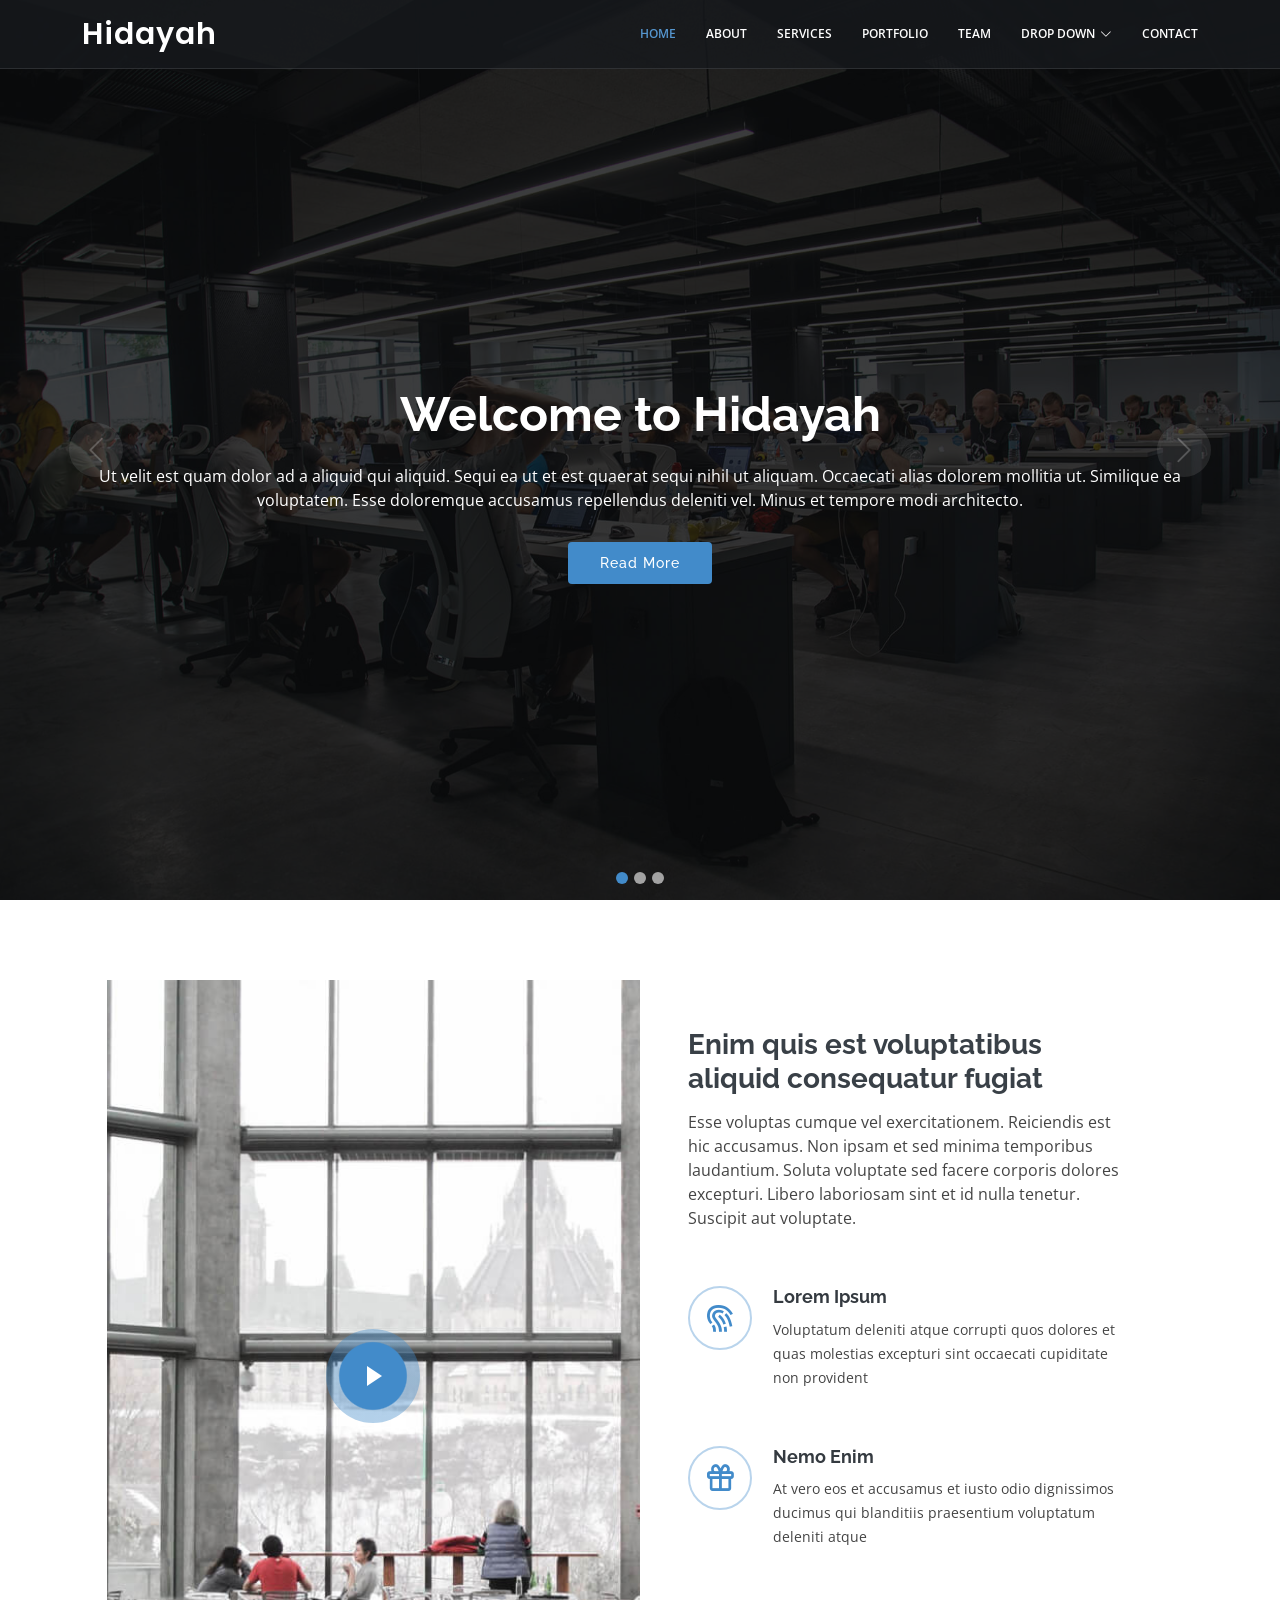
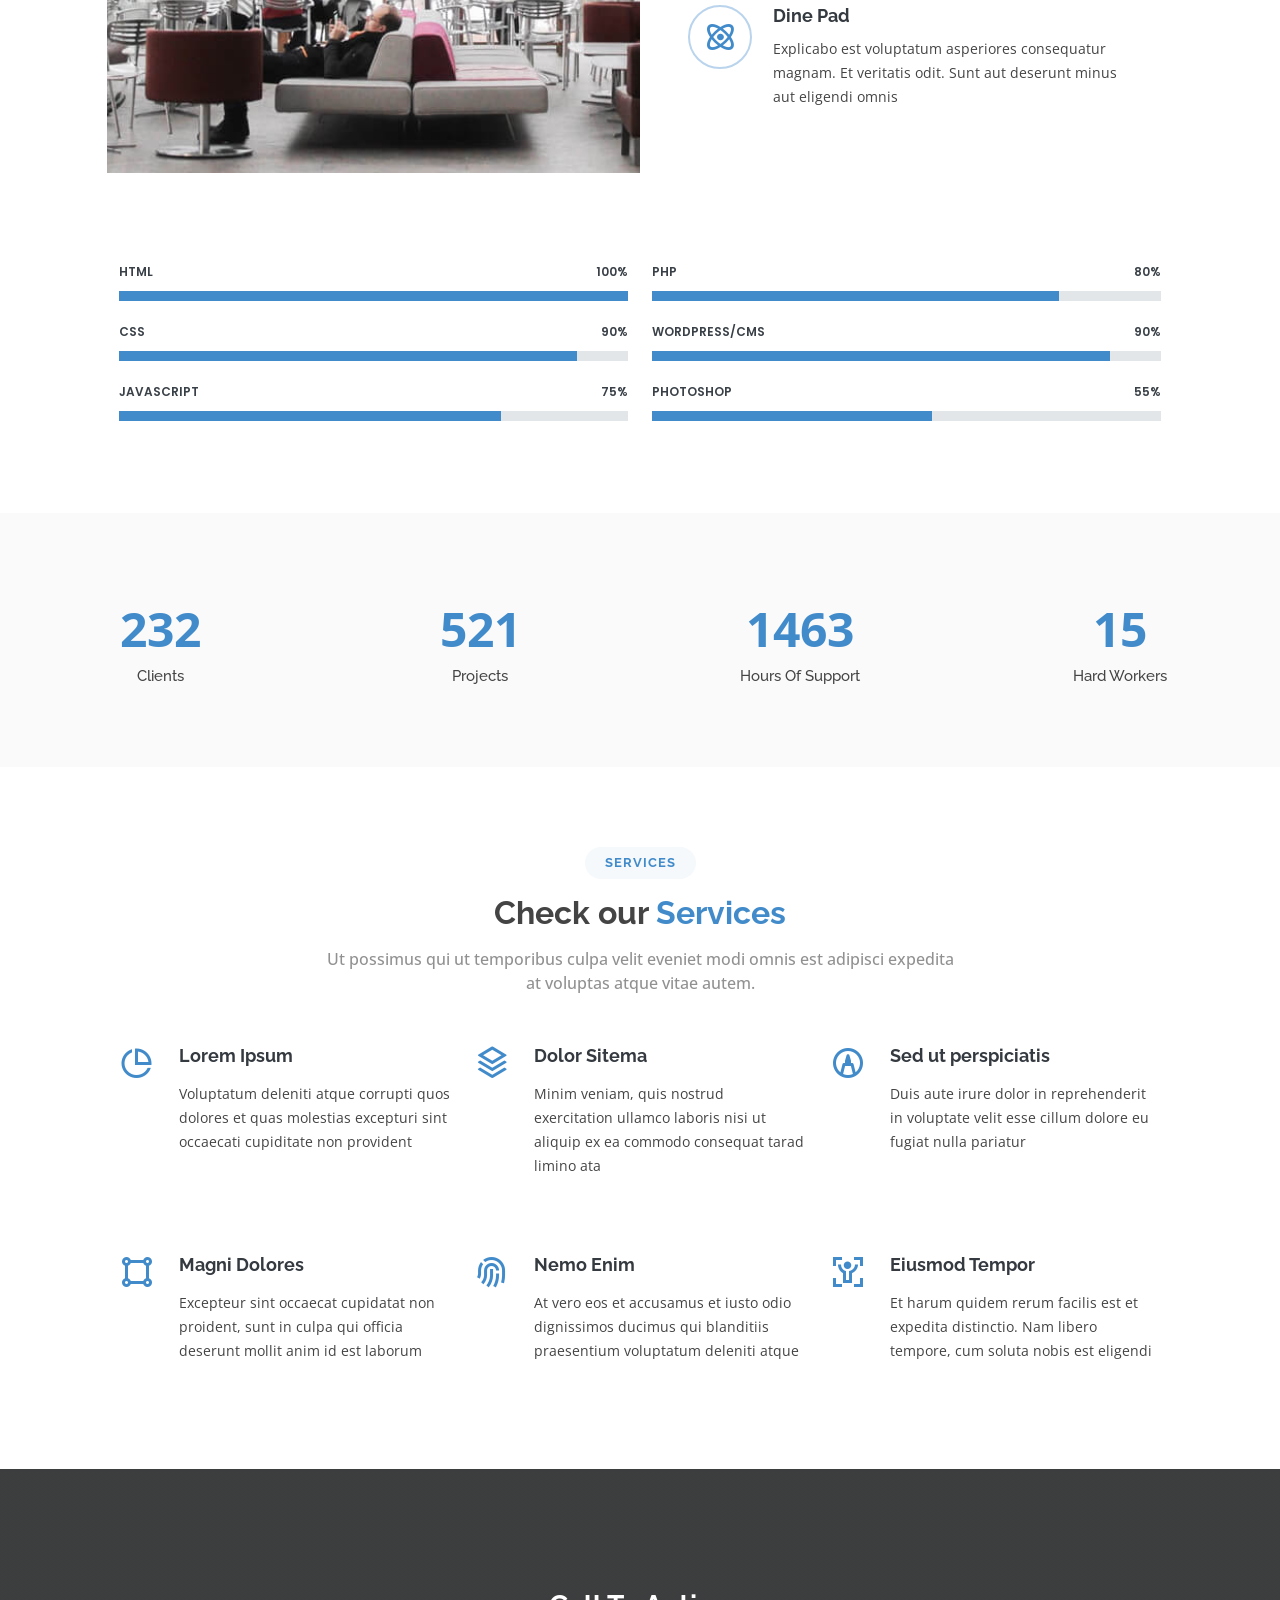
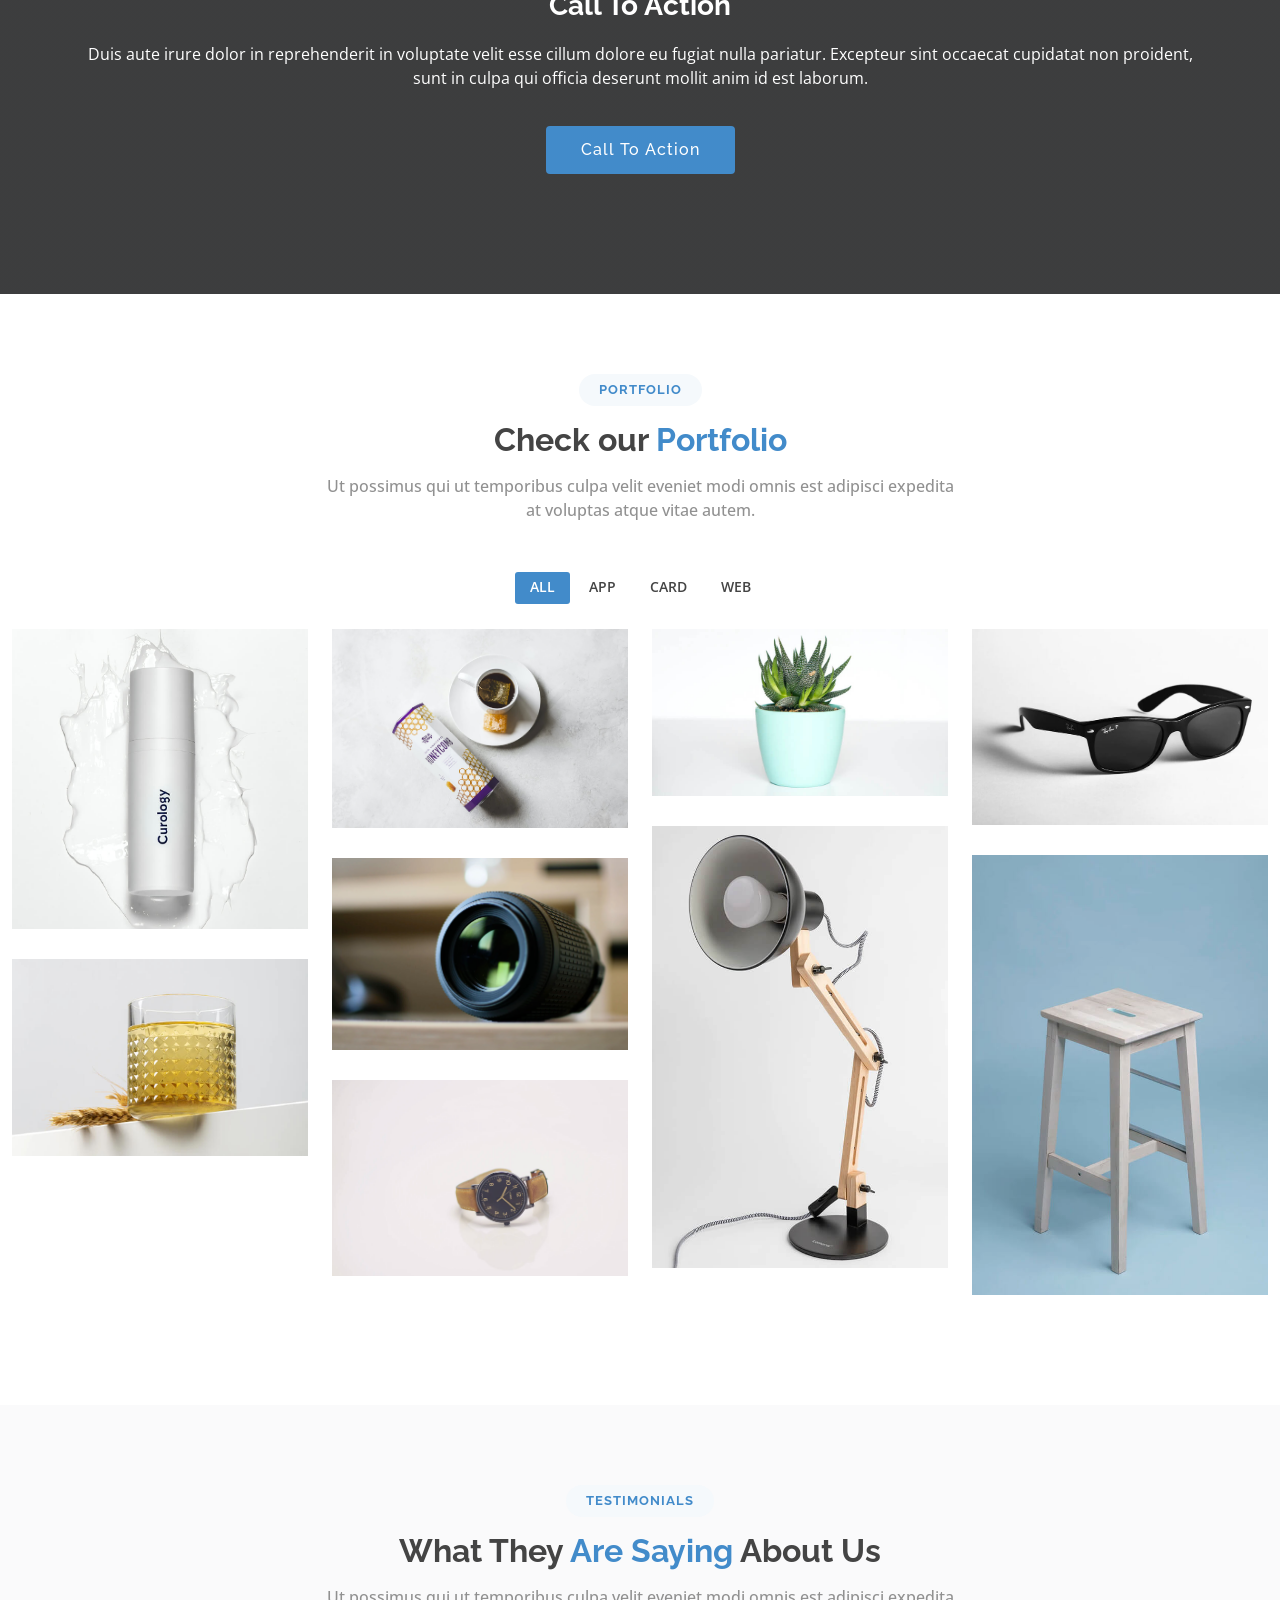
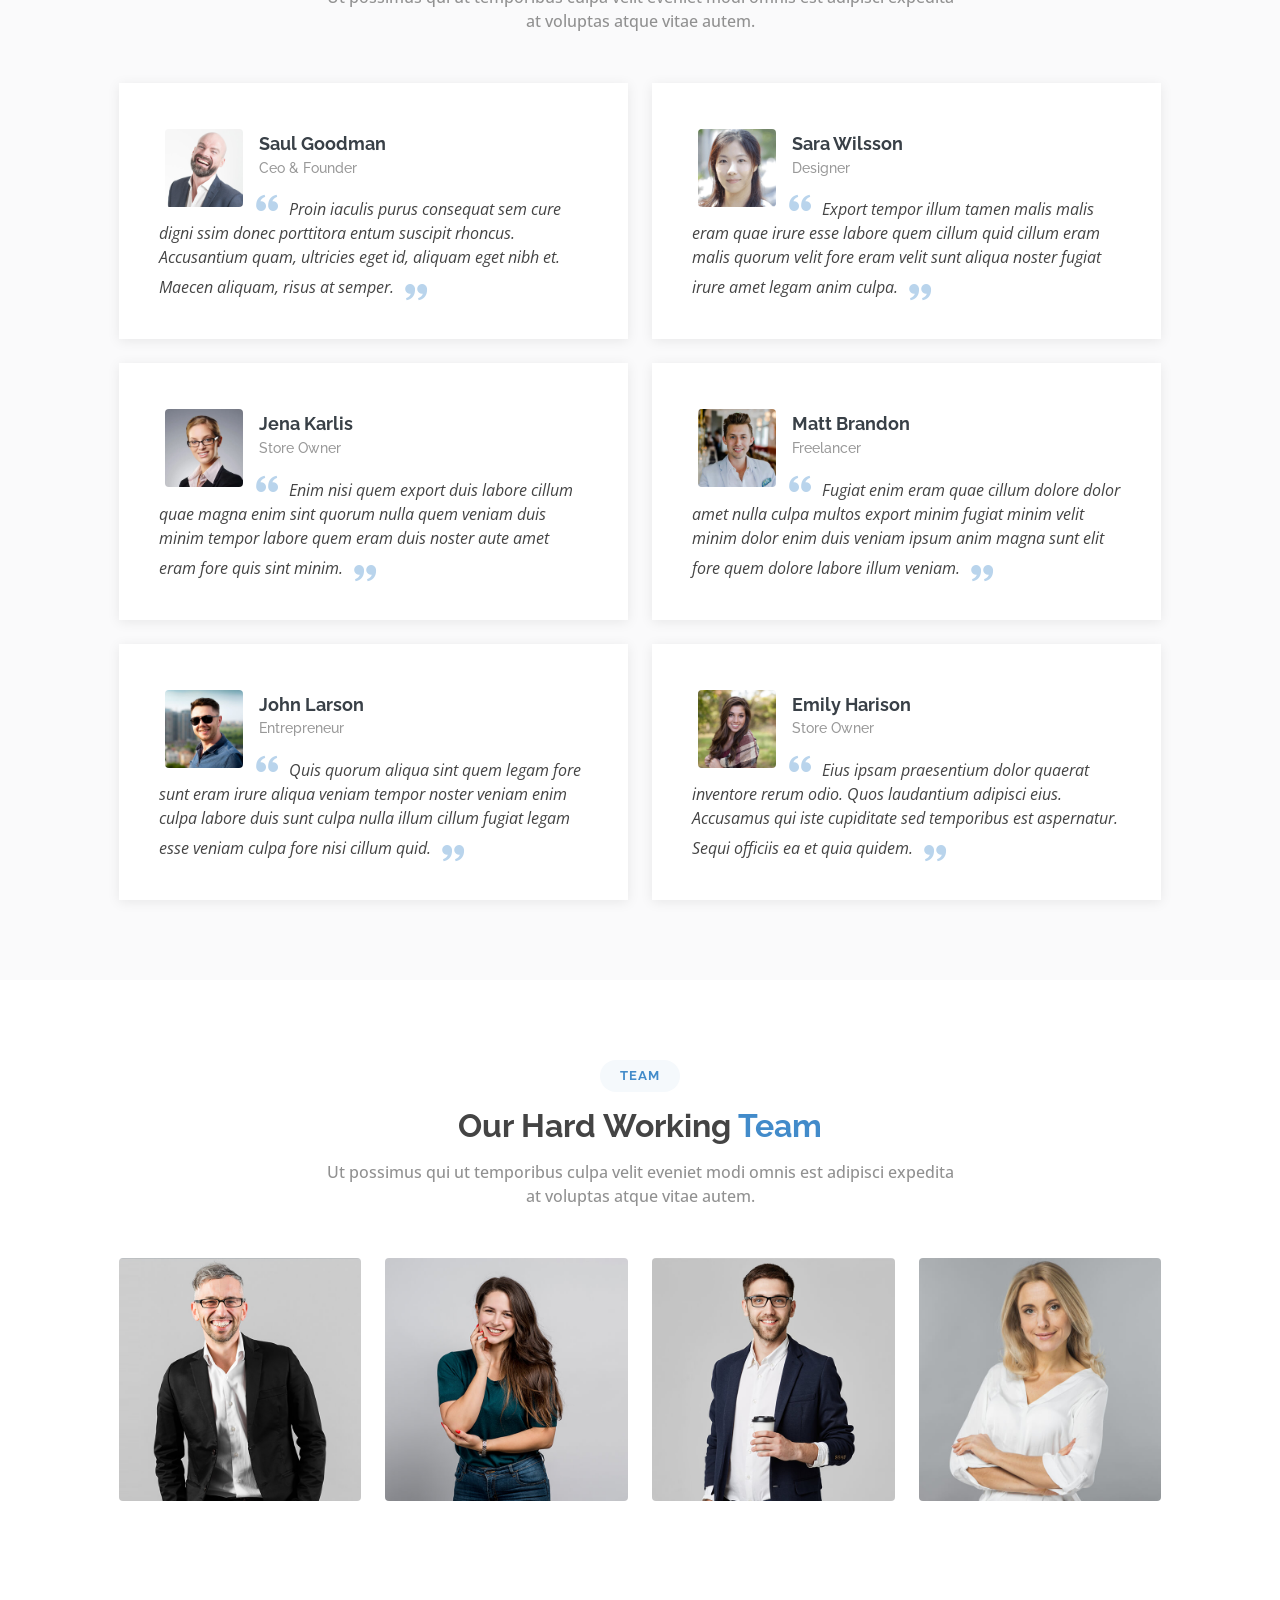
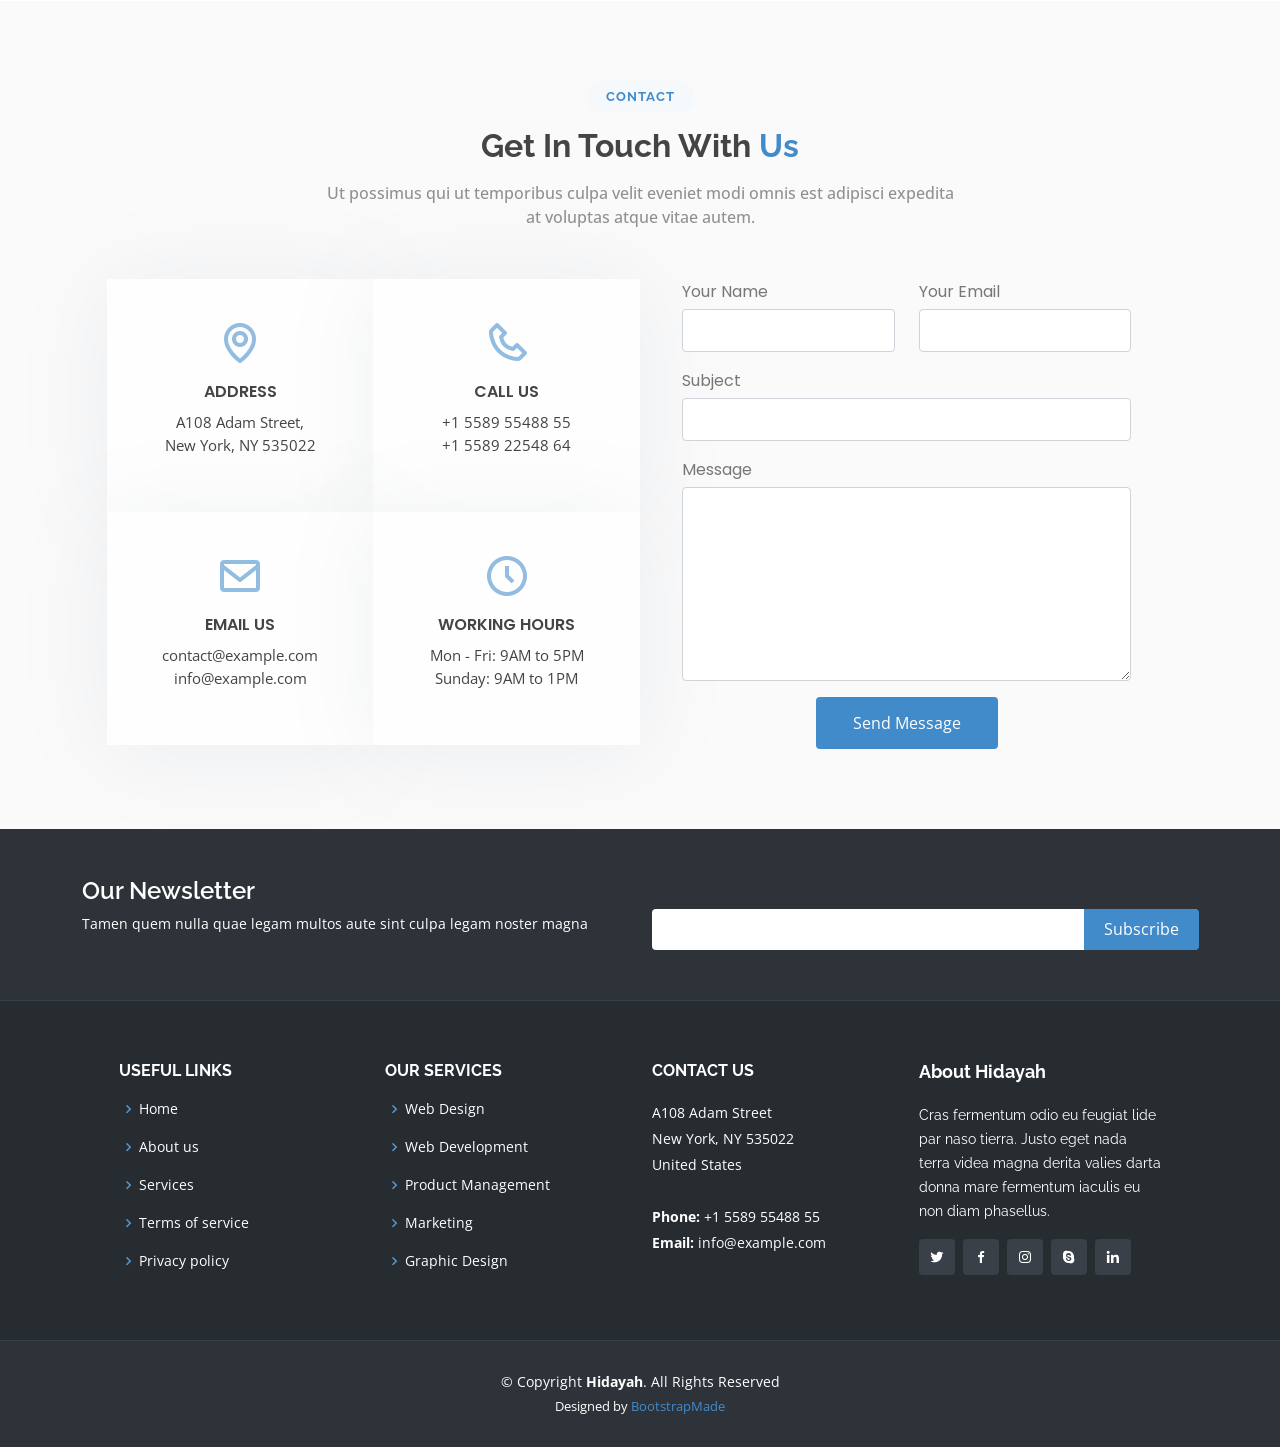
<file: BTL_ASPDotNet2022/wwwroot/Hidayah/index.html>
<!DOCTYPE html>
<html lang="en">

<head>
  <meta charset="utf-8">
  <meta content="width=device-width, initial-scale=1.0" name="viewport">

  <title>Hidayah Bootstrap Template - Index</title>
  <meta content="" name="description">
  <meta content="" name="keywords">

  <!-- Favicons -->
  <link href="assets/img/favicon.png" rel="icon">
  <link href="assets/img/apple-touch-icon.png" rel="apple-touch-icon">

  <!-- Google Fonts -->
  <link href="https://fonts.googleapis.com/css?family=Open+Sans:300,300i,400,400i,600,600i,700,700i|Raleway:300,300i,400,400i,500,500i,600,600i,700,700i|Poppins:300,300i,400,400i,500,500i,600,600i,700,700i" rel="stylesheet">

  <!-- Vendor CSS Files -->
  <link href="assets/vendor/animate.css/animate.min.css" rel="stylesheet">
  <link href="assets/vendor/bootstrap/css/bootstrap.min.css" rel="stylesheet">
  <link href="assets/vendor/bootstrap-icons/bootstrap-icons.css" rel="stylesheet">
  <link href="assets/vendor/boxicons/css/boxicons.min.css" rel="stylesheet">
  <link href="assets/vendor/glightbox/css/glightbox.min.css" rel="stylesheet">
  <link href="assets/vendor/remixicon/remixicon.css" rel="stylesheet">
  <link href="assets/vendor/swiper/swiper-bundle.min.css" rel="stylesheet">

  <!-- Template Main CSS File -->
  <link href="assets/css/style.css" rel="stylesheet">

  <!-- =======================================================
  * Template Name: Hidayah - v4.9.1
  * Template URL: https://bootstrapmade.com/hidayah-free-simple-html-template-for-corporate/
  * Author: BootstrapMade.com
  * License: https://bootstrapmade.com/license/
  ======================================================== -->
</head>

<body>

  <!-- ======= Header ======= -->
  <header id="header" class="fixed-top header-inner-pages">
    <div class="container d-flex align-items-center justify-content-between">

      <h1 class="logo"><a href="index.html">Hidayah</a></h1>
      <!-- Uncomment below if you prefer to use an image logo -->
      <!-- <a href="index.html" class="logo"><img src="assets/img/logo.png" alt="" class="img-fluid"></a>-->

      <nav id="navbar" class="navbar">
        <ul>
          <li><a class="nav-link scrollto active" href="#hero">Home</a></li>
          <li><a class="nav-link scrollto" href="#about">About</a></li>
          <li><a class="nav-link scrollto" href="#services">Services</a></li>
          <li><a class="nav-link  scrollto" href="#portfolio">Portfolio</a></li>
          <li><a class="nav-link scrollto" href="#team">Team</a></li>
          <li class="dropdown"><a href="#"><span>Drop Down</span> <i class="bi bi-chevron-down"></i></a>
            <ul>
              <li><a href="#">Drop Down 1</a></li>
              <li class="dropdown"><a href="#"><span>Deep Drop Down</span> <i class="bi bi-chevron-right"></i></a>
                <ul>
                  <li><a href="#">Deep Drop Down 1</a></li>
                  <li><a href="#">Deep Drop Down 2</a></li>
                  <li><a href="#">Deep Drop Down 3</a></li>
                  <li><a href="#">Deep Drop Down 4</a></li>
                  <li><a href="#">Deep Drop Down 5</a></li>
                </ul>
              </li>
              <li><a href="#">Drop Down 2</a></li>
              <li><a href="#">Drop Down 3</a></li>
              <li><a href="#">Drop Down 4</a></li>
            </ul>
          </li>
          <li><a class="nav-link scrollto" href="#contact">Contact</a></li>
        </ul>
        <i class="bi bi-list mobile-nav-toggle"></i>
      </nav><!-- .navbar -->

    </div>
  </header><!-- End Header -->

  <!-- ======= Hero Section ======= -->
  <section id="hero">
    <div id="heroCarousel" data-bs-interval="5000" class="carousel slide carousel-fade" data-bs-ride="carousel">

      <ol class="carousel-indicators" id="hero-carousel-indicators"></ol>

      <div class="carousel-inner" role="listbox">

        <!-- Slide 1 -->
        <div class="carousel-item active" style="background-image: url(assets/img/slide/slide-1.jpg)">
          <div class="carousel-container">
            <div class="container">
              <h2 class="animated fadeInDown">Welcome to <span>Hidayah</span></h2>
              <p class="animated fadeInUp">Ut velit est quam dolor ad a aliquid qui aliquid. Sequi ea ut et est quaerat sequi nihil ut aliquam. Occaecati alias dolorem mollitia ut. Similique ea voluptatem. Esse doloremque accusamus repellendus deleniti vel. Minus et tempore modi architecto.</p>
              <a href="#about" class="btn-get-started animated fadeInUp scrollto">Read More</a>
            </div>
          </div>
        </div>

        <!-- Slide 2 -->
        <div class="carousel-item" style="background-image: url(assets/img/slide/slide-2.jpg)">
          <div class="carousel-container">
            <div class="container">
              <h2 class="animated fadeInDown">Lorem Ipsum Dolor</h2>
              <p class="animated fadeInUp">Ut velit est quam dolor ad a aliquid qui aliquid. Sequi ea ut et est quaerat sequi nihil ut aliquam. Occaecati alias dolorem mollitia ut. Similique ea voluptatem. Esse doloremque accusamus repellendus deleniti vel. Minus et tempore modi architecto.</p>
              <a href="#about" class="btn-get-started animated fadeInUp scrollto">Read More</a>
            </div>
          </div>
        </div>

        <!-- Slide 3 -->
        <div class="carousel-item" style="background-image: url(assets/img/slide/slide-3.jpg)">
          <div class="carousel-container">
            <div class="container">
              <h2 class="animated fadeInDown">Sequi ea ut et est quaerat</h2>
              <p class="animated fadeInUp">Ut velit est quam dolor ad a aliquid qui aliquid. Sequi ea ut et est quaerat sequi nihil ut aliquam. Occaecati alias dolorem mollitia ut. Similique ea voluptatem. Esse doloremque accusamus repellendus deleniti vel. Minus et tempore modi architecto.</p>
              <a href="#about" class="btn-get-started animated fadeInUp scrollto">Read More</a>
            </div>
          </div>
        </div>

      </div>

      <a class="carousel-control-prev" href="#heroCarousel" role="button" data-bs-slide="prev">
        <span class="carousel-control-prev-icon bi bi-chevron-left" aria-hidden="true"></span>
      </a>
      <a class="carousel-control-next" href="#heroCarousel" role="button" data-bs-slide="next">
        <span class="carousel-control-next-icon bi bi-chevron-right" aria-hidden="true"></span>
      </a>

    </div>
  </section><!-- End Hero -->

  <main id="main">

    <!-- ======= About Section ======= -->
    <section id="about" class="about">
      <div class="container-fluid">

        <div class="row justify-content-center">
          <div class="col-xl-5 col-lg-6 video-box d-flex justify-content-center align-items-stretch position-relative">
            <a href="https://www.youtube.com/watch?v=jDDaplaOz7Q" class="glightbox play-btn mb-4"></a>
          </div>

          <div class="col-xl-5 col-lg-6 icon-boxes d-flex flex-column align-items-stretch justify-content-center py-5 px-lg-5">
            <h3>Enim quis est voluptatibus aliquid consequatur fugiat</h3>
            <p>Esse voluptas cumque vel exercitationem. Reiciendis est hic accusamus. Non ipsam et sed minima temporibus laudantium. Soluta voluptate sed facere corporis dolores excepturi. Libero laboriosam sint et id nulla tenetur. Suscipit aut voluptate.</p>

            <div class="icon-box">
              <div class="icon"><i class="bx bx-fingerprint"></i></div>
              <h4 class="title"><a href="">Lorem Ipsum</a></h4>
              <p class="description">Voluptatum deleniti atque corrupti quos dolores et quas molestias excepturi sint occaecati cupiditate non provident</p>
            </div>

            <div class="icon-box">
              <div class="icon"><i class="bx bx-gift"></i></div>
              <h4 class="title"><a href="">Nemo Enim</a></h4>
              <p class="description">At vero eos et accusamus et iusto odio dignissimos ducimus qui blanditiis praesentium voluptatum deleniti atque</p>
            </div>

            <div class="icon-box">
              <div class="icon"><i class="bx bx-atom"></i></div>
              <h4 class="title"><a href="">Dine Pad</a></h4>
              <p class="description">Explicabo est voluptatum asperiores consequatur magnam. Et veritatis odit. Sunt aut deserunt minus aut eligendi omnis</p>
            </div>

          </div>
        </div>

      </div>
    </section><!-- End About Section -->

    <!-- ======= Skills Section ======= -->
    <section id="skills" class="skills">
      <div class="container-fluid">

        <div class="row justify-content-center skills-content">

          <div class="col-xl-5 col-lg-6">

            <div class="progress">
              <span class="skill">HTML <i class="val">100%</i></span>
              <div class="progress-bar-wrap">
                <div class="progress-bar" role="progressbar" aria-valuenow="100" aria-valuemin="0" aria-valuemax="100"></div>
              </div>
            </div>

            <div class="progress">
              <span class="skill">CSS <i class="val">90%</i></span>
              <div class="progress-bar-wrap">
                <div class="progress-bar" role="progressbar" aria-valuenow="90" aria-valuemin="0" aria-valuemax="100"></div>
              </div>
            </div>

            <div class="progress">
              <span class="skill">JavaScript <i class="val">75%</i></span>
              <div class="progress-bar-wrap">
                <div class="progress-bar" role="progressbar" aria-valuenow="75" aria-valuemin="0" aria-valuemax="100"></div>
              </div>
            </div>

          </div>

          <div class="col-xl-5 col-lg-6">

            <div class="progress">
              <span class="skill">PHP <i class="val">80%</i></span>
              <div class="progress-bar-wrap">
                <div class="progress-bar" role="progressbar" aria-valuenow="80" aria-valuemin="0" aria-valuemax="100"></div>
              </div>
            </div>

            <div class="progress">
              <span class="skill">WordPress/CMS <i class="val">90%</i></span>
              <div class="progress-bar-wrap">
                <div class="progress-bar" role="progressbar" aria-valuenow="90" aria-valuemin="0" aria-valuemax="100"></div>
              </div>
            </div>

            <div class="progress">
              <span class="skill">Photoshop <i class="val">55%</i></span>
              <div class="progress-bar-wrap">
                <div class="progress-bar" role="progressbar" aria-valuenow="55" aria-valuemin="0" aria-valuemax="100"></div>
              </div>
            </div>

          </div>

        </div>

      </div>
    </section><!-- End Skills Section -->

    <!-- ======= Counts Section ======= -->
    <section id="counts" class="counts section-bg">
      <div class="container-fluid">

        <div class="row counters">

          <div class="col-lg-3 col-6 text-center">
            <span data-purecounter-start="0" data-purecounter-end="232" data-purecounter-duration="1" class="purecounter"></span>
            <p>Clients</p>
          </div>

          <div class="col-lg-3 col-6 text-center">
            <span data-purecounter-start="0" data-purecounter-end="521" data-purecounter-duration="1" class="purecounter"></span>
            <p>Projects</p>
          </div>

          <div class="col-lg-3 col-6 text-center">
            <span data-purecounter-start="0" data-purecounter-end="1463" data-purecounter-duration="1" class="purecounter"></span>
            <p>Hours Of Support</p>
          </div>

          <div class="col-lg-3 col-6 text-center">
            <span data-purecounter-start="0" data-purecounter-end="15" data-purecounter-duration="1" class="purecounter"></span>
            <p>Hard Workers</p>
          </div>

        </div>

      </div>
    </section><!-- End Counts Section -->

    <!-- ======= Services Section ======= -->
    <section id="services" class="services">
      <div class="container-fluid">

        <div class="section-title">
          <h2>Services</h2>
          <h3>Check our <span>Services</span></h3>
          <p>Ut possimus qui ut temporibus culpa velit eveniet modi omnis est adipisci expedita at voluptas atque vitae autem.</p>
        </div>

        <div class="row justify-content-center">
          <div class="col-xl-10">
            <div class="row">
              <div class="col-lg-4 col-md-6 icon-box">
                <div class="icon"><i class="ri-pie-chart-line"></i></div>
                <h4 class="title"><a href="">Lorem Ipsum</a></h4>
                <p class="description">Voluptatum deleniti atque corrupti quos dolores et quas molestias excepturi sint occaecati cupiditate non provident</p>
              </div>
              <div class="col-lg-4 col-md-6 icon-box">
                <div class="icon"><i class="ri-stack-line"></i></div>
                <h4 class="title"><a href="">Dolor Sitema</a></h4>
                <p class="description">Minim veniam, quis nostrud exercitation ullamco laboris nisi ut aliquip ex ea commodo consequat tarad limino ata</p>
              </div>
              <div class="col-lg-4 col-md-6 icon-box">
                <div class="icon"><i class="ri-markup-line"></i></div>
                <h4 class="title"><a href="">Sed ut perspiciatis</a></h4>
                <p class="description">Duis aute irure dolor in reprehenderit in voluptate velit esse cillum dolore eu fugiat nulla pariatur</p>
              </div>
              <div class="col-lg-4 col-md-6 icon-box">
                <div class="icon"><i class="ri-shape-line"></i></div>
                <h4 class="title"><a href="">Magni Dolores</a></h4>
                <p class="description">Excepteur sint occaecat cupidatat non proident, sunt in culpa qui officia deserunt mollit anim id est laborum</p>
              </div>
              <div class="col-lg-4 col-md-6 icon-box">
                <div class="icon"><i class="ri-fingerprint-line"></i></div>
                <h4 class="title"><a href="">Nemo Enim</a></h4>
                <p class="description">At vero eos et accusamus et iusto odio dignissimos ducimus qui blanditiis praesentium voluptatum deleniti atque</p>
              </div>
              <div class="col-lg-4 col-md-6 icon-box">
                <div class="icon"><i class="ri-body-scan-line"></i></div>
                <h4 class="title"><a href="">Eiusmod Tempor</a></h4>
                <p class="description">Et harum quidem rerum facilis est et expedita distinctio. Nam libero tempore, cum soluta nobis est eligendi</p>
              </div>
            </div>
          </div>
        </div>

      </div>
    </section><!-- End Services Section -->

    <!-- ======= Cta Section ======= -->
    <section id="cta" class="cta">
      <div class="container">

        <div class="text-center">
          <h3>Call To Action</h3>
          <p> Duis aute irure dolor in reprehenderit in voluptate velit esse cillum dolore eu fugiat nulla pariatur. Excepteur sint occaecat cupidatat non proident, sunt in culpa qui officia deserunt mollit anim id est laborum.</p>
          <a class="cta-btn" href="#">Call To Action</a>
        </div>

      </div>
    </section><!-- End Cta Section -->

    <!-- ======= Portfolio Section ======= -->
    <section id="portfolio" class="portfolio">
      <div class="container-fluid">

        <div class="section-title">
          <h2>Portfolio</h2>
          <h3>Check our <span>Portfolio</span></h3>
          <p>Ut possimus qui ut temporibus culpa velit eveniet modi omnis est adipisci expedita at voluptas atque vitae autem.</p>
        </div>

        <div class="row">
          <div class="col-lg-12 d-flex justify-content-center">
            <ul id="portfolio-flters">
              <li data-filter="*" class="filter-active">All</li>
              <li data-filter=".filter-app">App</li>
              <li data-filter=".filter-card">Card</li>
              <li data-filter=".filter-web">Web</li>
            </ul>
          </div>
        </div>

        <div class="row portfolio-container justify-content-center">

          <div class="col-xl-10">
            <div class="row">

              <div class="col-xl-3 col-lg-4 col-md-6 portfolio-item filter-app">
                <div class="portfolio-wrap">
                  <img src="assets/img/portfolio/portfolio-1.jpg" class="img-fluid" alt="">
                  <div class="portfolio-info">
                    <h4>App 1</h4>
                    <p>App</p>
                    <div class="portfolio-links">
                      <a href="assets/img/portfolio/portfolio-1.jpg" data-gallery="portfolioGallery" class="portfolio-lightbox" title="App 1"><i class="bx bx-plus"></i></a>
                      <a href="portfolio-details.html" title="More Details"><i class="bx bx-link"></i></a>
                    </div>
                  </div>
                </div>
              </div><!-- End portfolio item -->

              <div class="col-xl-3 col-lg-4 col-md-6 portfolio-item filter-web">
                <div class="portfolio-wrap">
                  <img src="assets/img/portfolio/portfolio-2.jpg" class="img-fluid" alt="">
                  <div class="portfolio-info">
                    <h4>Web 3</h4>
                    <p>Web</p>
                    <div class="portfolio-links">
                      <a href="assets/img/portfolio/portfolio-2.jpg" data-gallery="portfolioGallery" class="portfolio-lightbox" title="Web 3"><i class="bx bx-plus"></i></a>
                      <a href="portfolio-details.html" title="More Details"><i class="bx bx-link"></i></a>
                    </div>
                  </div>
                </div>
              </div><!-- End portfolio item -->

              <div class="col-xl-3 col-lg-4 col-md-6 portfolio-item filter-app">
                <div class="portfolio-wrap">
                  <img src="assets/img/portfolio/portfolio-3.jpg" class="img-fluid" alt="">
                  <div class="portfolio-info">
                    <h4>App 2</h4>
                    <p>App</p>
                    <div class="portfolio-links">
                      <a href="assets/img/portfolio/portfolio-3.jpg" data-gallery="portfolioGallery" class="portfolio-lightbox" title="App 2"><i class="bx bx-plus"></i></a>
                      <a href="portfolio-details.html" title="More Details"><i class="bx bx-link"></i></a>
                    </div>
                  </div>
                </div>
              </div><!-- End portfolio item -->

              <div class="col-xl-3 col-lg-4 col-md-6 portfolio-item filter-card">
                <div class="portfolio-wrap">
                  <img src="assets/img/portfolio/portfolio-4.jpg" class="img-fluid" alt="">
                  <div class="portfolio-info">
                    <h4>Card 2</h4>
                    <p>Card</p>
                    <div class="portfolio-links">
                      <a href="assets/img/portfolio/portfolio-4.jpg" data-gallery="portfolioGallery" class="portfolio-lightbox" title="Card 2"><i class="bx bx-plus"></i></a>
                      <a href="portfolio-details.html" title="More Details"><i class="bx bx-link"></i></a>
                    </div>
                  </div>
                </div>
              </div><!-- End portfolio item -->

              <div class="col-xl-3 col-lg-4 col-md-6 portfolio-item filter-web">
                <div class="portfolio-wrap">
                  <img src="assets/img/portfolio/portfolio-5.jpg" class="img-fluid" alt="">
                  <div class="portfolio-info">
                    <h4>Web 2</h4>
                    <p>Web</p>
                    <div class="portfolio-links">
                      <a href="assets/img/portfolio/portfolio-5.jpg" data-gallery="portfolioGallery" class="portfolio-lightbox" title="Web 2"><i class="bx bx-plus"></i></a>
                      <a href="portfolio-details.html" title="More Details"><i class="bx bx-link"></i></a>
                    </div>
                  </div>
                </div>
              </div><!-- End portfolio item -->

              <div class="col-xl-3 col-lg-4 col-md-6 portfolio-item filter-app">
                <div class="portfolio-wrap">
                  <img src="assets/img/portfolio/portfolio-6.jpg" class="img-fluid" alt="">
                  <div class="portfolio-info">
                    <h4>App 3</h4>
                    <p>App</p>
                    <div class="portfolio-links">
                      <a href="assets/img/portfolio/portfolio-6.jpg" data-gallery="portfolioGallery" class="portfolio-lightbox" title="App 3"><i class="bx bx-plus"></i></a>
                      <a href="portfolio-details.html" title="More Details"><i class="bx bx-link"></i></a>
                    </div>
                  </div>
                </div>
              </div><!-- End portfolio item -->

              <div class="col-xl-3 col-lg-4 col-md-6 portfolio-item filter-card">
                <div class="portfolio-wrap">
                  <img src="assets/img/portfolio/portfolio-7.jpg" class="img-fluid" alt="">
                  <div class="portfolio-info">
                    <h4>Card 1</h4>
                    <p>Card</p>
                    <div class="portfolio-links">
                      <a href="assets/img/portfolio/portfolio-7.jpg" data-gallery="portfolioGallery" class="portfolio-lightbox" title="Card 1"><i class="bx bx-plus"></i></a>
                      <a href="portfolio-details.html" title="More Details"><i class="bx bx-link"></i></a>
                    </div>
                  </div>
                </div>
              </div><!-- End portfolio item -->

              <div class="col-xl-3 col-lg-4 col-md-6 portfolio-item filter-card">
                <div class="portfolio-wrap">
                  <img src="assets/img/portfolio/portfolio-8.jpg" class="img-fluid" alt="">
                  <div class="portfolio-info">
                    <h4>Card 3</h4>
                    <p>Card</p>
                    <div class="portfolio-links">
                      <a href="assets/img/portfolio/portfolio-8.jpg" data-gallery="portfolioGallery" class="portfolio-lightbox" title="Card 3"><i class="bx bx-plus"></i></a>
                      <a href="portfolio-details.html" title="More Details"><i class="bx bx-link"></i></a>
                    </div>
                  </div>
                </div>
              </div><!-- End portfolio item -->

              <div class="col-xl-3 col-lg-4 col-md-6 portfolio-item filter-web">
                <div class="portfolio-wrap">
                  <img src="assets/img/portfolio/portfolio-9.jpg" class="img-fluid" alt="">
                  <div class="portfolio-info">
                    <h4>Web 3</h4>
                    <p>Web</p>
                    <div class="portfolio-links">
                      <a href="assets/img/portfolio/portfolio-9.jpg" data-gallery="portfolioGallery" class="portfolio-lightbox" title="Web 3"><i class="bx bx-plus"></i></a>
                      <a href="portfolio-details.html" title="More Details"><i class="bx bx-link"></i></a>
                    </div>
                  </div>
                </div>
              </div><!-- End portfolio item -->

            </div>
          </div>

        </div>

      </div>
    </section><!-- End Portfolio Section -->

    <!-- ======= Testimonials Section ======= -->
    <section id="testimonials" class="testimonials section-bg">
      <div class="container-fluid">

        <div class="section-title">
          <h2>Testimonials</h2>
          <h3>What They <span>Are Saying</span> About Us</h3>
          <p>Ut possimus qui ut temporibus culpa velit eveniet modi omnis est adipisci expedita at voluptas atque vitae autem.</p>
        </div>

        <div class="row justify-content-center">
          <div class="col-xl-10">

            <div class="row">

              <div class="col-lg-6">
                <div class="testimonial-item">
                  <img src="assets/img/testimonials/testimonials-1.jpg" class="testimonial-img" alt="">
                  <h3>Saul Goodman</h3>
                  <h4>Ceo &amp; Founder</h4>
                  <p>
                    <i class="bx bxs-quote-alt-left quote-icon-left"></i>
                    Proin iaculis purus consequat sem cure digni ssim donec porttitora entum suscipit rhoncus. Accusantium quam, ultricies eget id, aliquam eget nibh et. Maecen aliquam, risus at semper.
                    <i class="bx bxs-quote-alt-right quote-icon-right"></i>
                  </p>
                </div>
              </div><!-- End testimonial-item -->

              <div class="col-lg-6">
                <div class="testimonial-item mt-4 mt-lg-0">
                  <img src="assets/img/testimonials/testimonials-2.jpg" class="testimonial-img" alt="">
                  <h3>Sara Wilsson</h3>
                  <h4>Designer</h4>
                  <p>
                    <i class="bx bxs-quote-alt-left quote-icon-left"></i>
                    Export tempor illum tamen malis malis eram quae irure esse labore quem cillum quid cillum eram malis quorum velit fore eram velit sunt aliqua noster fugiat irure amet legam anim culpa.
                    <i class="bx bxs-quote-alt-right quote-icon-right"></i>
                  </p>
                </div>
              </div><!-- End testimonial-item -->

              <div class="col-lg-6">
                <div class="testimonial-item mt-4">
                  <img src="assets/img/testimonials/testimonials-3.jpg" class="testimonial-img" alt="">
                  <h3>Jena Karlis</h3>
                  <h4>Store Owner</h4>
                  <p>
                    <i class="bx bxs-quote-alt-left quote-icon-left"></i>
                    Enim nisi quem export duis labore cillum quae magna enim sint quorum nulla quem veniam duis minim tempor labore quem eram duis noster aute amet eram fore quis sint minim.
                    <i class="bx bxs-quote-alt-right quote-icon-right"></i>
                  </p>
                </div>
              </div><!-- End testimonial-item -->

              <div class="col-lg-6">
                <div class="testimonial-item mt-4">
                  <img src="assets/img/testimonials/testimonials-4.jpg" class="testimonial-img" alt="">
                  <h3>Matt Brandon</h3>
                  <h4>Freelancer</h4>
                  <p>
                    <i class="bx bxs-quote-alt-left quote-icon-left"></i>
                    Fugiat enim eram quae cillum dolore dolor amet nulla culpa multos export minim fugiat minim velit minim dolor enim duis veniam ipsum anim magna sunt elit fore quem dolore labore illum veniam.
                    <i class="bx bxs-quote-alt-right quote-icon-right"></i>
                  </p>
                </div>
              </div><!-- End testimonial-item -->

              <div class="col-lg-6">
                <div class="testimonial-item mt-4">
                  <img src="assets/img/testimonials/testimonials-5.jpg" class="testimonial-img" alt="">
                  <h3>John Larson</h3>
                  <h4>Entrepreneur</h4>
                  <p>
                    <i class="bx bxs-quote-alt-left quote-icon-left"></i>
                    Quis quorum aliqua sint quem legam fore sunt eram irure aliqua veniam tempor noster veniam enim culpa labore duis sunt culpa nulla illum cillum fugiat legam esse veniam culpa fore nisi cillum quid.
                    <i class="bx bxs-quote-alt-right quote-icon-right"></i>
                  </p>
                </div>
              </div><!-- End testimonial-item -->

              <div class="col-lg-6">
                <div class="testimonial-item mt-4">
                  <img src="assets/img/testimonials/testimonials-6.jpg" class="testimonial-img" alt="">
                  <h3>Emily Harison</h3>
                  <h4>Store Owner</h4>
                  <p>
                    <i class="bx bxs-quote-alt-left quote-icon-left"></i>
                    Eius ipsam praesentium dolor quaerat inventore rerum odio. Quos laudantium adipisci eius. Accusamus qui iste cupiditate sed temporibus est aspernatur. Sequi officiis ea et quia quidem.
                    <i class="bx bxs-quote-alt-right quote-icon-right"></i>
                  </p>
                </div>
              </div><!-- End testimonial-item -->

            </div>
          </div>
        </div>

      </div>
    </section><!-- End Testimonials Section -->

    <!-- ======= Team Section ======= -->
    <section id="team" class="team">
      <div class="container-fluid">

        <div class="section-title">
          <h2>Team</h2>
          <h3>Our Hard Working <span>Team</span></h3>
          <p>Ut possimus qui ut temporibus culpa velit eveniet modi omnis est adipisci expedita at voluptas atque vitae autem.</p>
        </div>

        <div class="row justify-content-center">
          <div class="col-xl-10">
            <div class="row">

              <div class="col-xl-3 col-lg-4 col-md-6">
                <div class="member">
                  <img src="assets/img/team/team-1.jpg" class="img-fluid" alt="">
                  <div class="member-info">
                    <div class="member-info-content">
                      <h4>Walter White</h4>
                      <span>Chief Executive Officer</span>
                    </div>
                    <div class="social">
                      <a href=""><i class="bi bi-twitter"></i></a>
                      <a href=""><i class="bi bi-facebook"></i></a>
                      <a href=""><i class="bi bi-instagram"></i></a>
                      <a href=""><i class="bi bi-linkedin"></i></a>
                    </div>
                  </div>
                </div>
              </div> <!-- End Member Item -->

              <div class="col-xl-3 col-lg-4 col-md-6" data-wow-delay="0.1s">
                <div class="member">
                  <img src="assets/img/team/team-2.jpg" class="img-fluid" alt="">
                  <div class="member-info">
                    <div class="member-info-content">
                      <h4>Sarah Jhonson</h4>
                      <span>Product Manager</span>
                    </div>
                    <div class="social">
                      <a href=""><i class="bi bi-twitter"></i></a>
                      <a href=""><i class="bi bi-facebook"></i></a>
                      <a href=""><i class="bi bi-instagram"></i></a>
                      <a href=""><i class="bi bi-linkedin"></i></a>
                    </div>
                  </div>
                </div>
              </div> <!-- End Member Item -->

              <div class="col-xl-3 col-lg-4 col-md-6" data-wow-delay="0.2s">
                <div class="member">
                  <img src="assets/img/team/team-3.jpg" class="img-fluid" alt="">
                  <div class="member-info">
                    <div class="member-info-content">
                      <h4>William Anderson</h4>
                      <span>CTO</span>
                    </div>
                    <div class="social">
                      <a href=""><i class="bi bi-twitter"></i></a>
                      <a href=""><i class="bi bi-facebook"></i></a>
                      <a href=""><i class="bi bi-instagram"></i></a>
                      <a href=""><i class="bi bi-linkedin"></i></a>
                    </div>
                  </div>
                </div>
              </div> <!-- End Member Item -->

              <div class="col-xl-3 col-lg-4 col-md-6" data-wow-delay="0.3s">
                <div class="member">
                  <img src="assets/img/team/team-4.jpg" class="img-fluid" alt="">
                  <div class="member-info">
                    <div class="member-info-content">
                      <h4>Amanda Jepson</h4>
                      <span>Accountant</span>
                    </div>
                    <div class="social">
                      <a href=""><i class="bi bi-twitter"></i></a>
                      <a href=""><i class="bi bi-facebook"></i></a>
                      <a href=""><i class="bi bi-instagram"></i></a>
                      <a href=""><i class="bi bi-linkedin"></i></a>
                    </div>
                  </div>
                </div>
              </div> <!-- End Member Item -->

            </div>
          </div>
        </div>

      </div>
    </section><!-- End Team Section -->

    <!-- ======= Contact Section ======= -->
    <section id="contact" class="contact section-bg">
      <div class="container-fluid">

        <div class="section-title">
          <h2>Contact</h2>
          <h3>Get In Touch With <span>Us</span></h3>
          <p>Ut possimus qui ut temporibus culpa velit eveniet modi omnis est adipisci expedita at voluptas atque vitae autem.</p>
        </div>

        <div class="row justify-content-center">
          <div class="col-xl-10">
            <div class="row">

              <div class="col-lg-6">

                <div class="row justify-content-center">

                  <div class="col-md-6 info d-flex flex-column align-items-stretch">
                    <i class="bx bx-map"></i>
                    <h4>Address</h4>
                    <p>A108 Adam Street,<br>New York, NY 535022</p>
                  </div>
                  <div class="col-md-6 info d-flex flex-column align-items-stretch">
                    <i class="bx bx-phone"></i>
                    <h4>Call Us</h4>
                    <p>+1 5589 55488 55<br>+1 5589 22548 64</p>
                  </div>
                  <div class="col-md-6 info d-flex flex-column align-items-stretch">
                    <i class="bx bx-envelope"></i>
                    <h4>Email Us</h4>
                    <p>contact@example.com<br>info@example.com</p>
                  </div>
                  <div class="col-md-6 info d-flex flex-column align-items-stretch">
                    <i class="bx bx-time-five"></i>
                    <h4>Working Hours</h4>
                    <p>Mon - Fri: 9AM to 5PM<br>Sunday: 9AM to 1PM</p>
                  </div>

                </div>

              </div>

              <div class="col-lg-6">
                <form action="forms/contact.php" method="post" role="form" class="php-email-form">
                  <div class="row">
                    <div class="col-md-6 form-group">
                      <label for="name">Your Name</label>
                      <input type="text" name="name" class="form-control" id="name" required>
                    </div>
                    <div class="col-md-6 form-group mt-3 mt-md-0">
                      <label for="email">Your Email</label>
                      <input type="email" class="form-control" name="email" id="email" required>
                    </div>
                  </div>
                  <div class="form-group mt-3">
                    <label for="subject">Subject</label>
                    <input type="text" class="form-control" name="subject" id="subject" required>
                  </div>
                  <div class="form-group mt-3">
                    <label for="message">Message</label>
                    <textarea class="form-control" name="message" rows="8" required></textarea>
                  </div>
                  <div class="my-3">
                    <div class="loading">Loading</div>
                    <div class="error-message"></div>
                    <div class="sent-message">Your message has been sent. Thank you!</div>
                  </div>
                  <div class="text-center"><button type="submit">Send Message</button></div>
                </form>
              </div>

            </div>
          </div>
        </div>

      </div>
    </section><!-- End Contact Section -->

  </main><!-- End #main -->

  <!-- ======= Footer ======= -->
  <footer id="footer">

    <div class="footer-newsletter">
      <div class="container">
        <div class="row">
          <div class="col-lg-6">
            <h4>Our Newsletter</h4>
            <p>Tamen quem nulla quae legam multos aute sint culpa legam noster magna</p>
          </div>
          <div class="col-lg-6">
            <form action="" method="post">
              <input type="email" name="email"><input type="submit" value="Subscribe">
            </form>
          </div>
        </div>
      </div>
    </div>

    <div class="footer-top">
      <div class="container-fluid">
        <div class="row justify-content-center">
          <div class="col-xl-10">
            <div class="row">

              <div class="col-lg-3 col-md-6 footer-links">
                <h4>Useful Links</h4>
                <ul>
                  <li><i class="bx bx-chevron-right"></i> <a href="#">Home</a></li>
                  <li><i class="bx bx-chevron-right"></i> <a href="#">About us</a></li>
                  <li><i class="bx bx-chevron-right"></i> <a href="#">Services</a></li>
                  <li><i class="bx bx-chevron-right"></i> <a href="#">Terms of service</a></li>
                  <li><i class="bx bx-chevron-right"></i> <a href="#">Privacy policy</a></li>
                </ul>
              </div>

              <div class="col-lg-3 col-md-6 footer-links">
                <h4>Our Services</h4>
                <ul>
                  <li><i class="bx bx-chevron-right"></i> <a href="#">Web Design</a></li>
                  <li><i class="bx bx-chevron-right"></i> <a href="#">Web Development</a></li>
                  <li><i class="bx bx-chevron-right"></i> <a href="#">Product Management</a></li>
                  <li><i class="bx bx-chevron-right"></i> <a href="#">Marketing</a></li>
                  <li><i class="bx bx-chevron-right"></i> <a href="#">Graphic Design</a></li>
                </ul>
              </div>

              <div class="col-lg-3 col-md-6 footer-contact">
                <h4>Contact Us</h4>
                <p>
                  A108 Adam Street <br>
                  New York, NY 535022<br>
                  United States <br><br>
                  <strong>Phone:</strong> +1 5589 55488 55<br>
                  <strong>Email:</strong> info@example.com<br>
                </p>

              </div>

              <div class="col-lg-3 col-md-6 footer-info">
                <h3>About Hidayah</h3>
                <p>Cras fermentum odio eu feugiat lide par naso tierra. Justo eget nada terra videa magna derita valies darta donna mare fermentum iaculis eu non diam phasellus.</p>
                <div class="social-links mt-3">
                  <a href="#" class="twitter"><i class="bx bxl-twitter"></i></a>
                  <a href="#" class="facebook"><i class="bx bxl-facebook"></i></a>
                  <a href="#" class="instagram"><i class="bx bxl-instagram"></i></a>
                  <a href="#" class="google-plus"><i class="bx bxl-skype"></i></a>
                  <a href="#" class="linkedin"><i class="bx bxl-linkedin"></i></a>
                </div>
              </div>

            </div>
          </div>
        </div>
      </div>
    </div>

    <div class="container">
      <div class="copyright">
        &copy; Copyright <strong><span>Hidayah</span></strong>. All Rights Reserved
      </div>
      <div class="credits">
        <!-- All the links in the footer should remain intact. -->
        <!-- You can delete the links only if you purchased the pro version. -->
        <!-- Licensing information: https://bootstrapmade.com/license/ -->
        <!-- Purchase the pro version with working PHP/AJAX contact form: https://bootstrapmade.com/hidayah-free-simple-html-template-for-corporate/ -->
        Designed by <a href="https://bootstrapmade.com/">BootstrapMade</a>
      </div>
    </div>
  </footer><!-- End Footer -->

  <div id="preloader"></div>
  <a href="#" class="back-to-top d-flex align-items-center justify-content-center"><i class="bi bi-arrow-up-short"></i></a>

  <!-- Vendor JS Files -->
  <script src="assets/vendor/purecounter/purecounter_vanilla.js"></script>
  <script src="assets/vendor/bootstrap/js/bootstrap.bundle.min.js"></script>
  <script src="assets/vendor/glightbox/js/glightbox.min.js"></script>
  <script src="assets/vendor/isotope-layout/isotope.pkgd.min.js"></script>
  <script src="assets/vendor/swiper/swiper-bundle.min.js"></script>
  <script src="assets/vendor/waypoints/noframework.waypoints.js"></script>
  <script src="assets/vendor/php-email-form/validate.js"></script>

  <!-- Template Main JS File -->
  <script src="assets/js/main.js"></script>

</body>

</html>
</file>
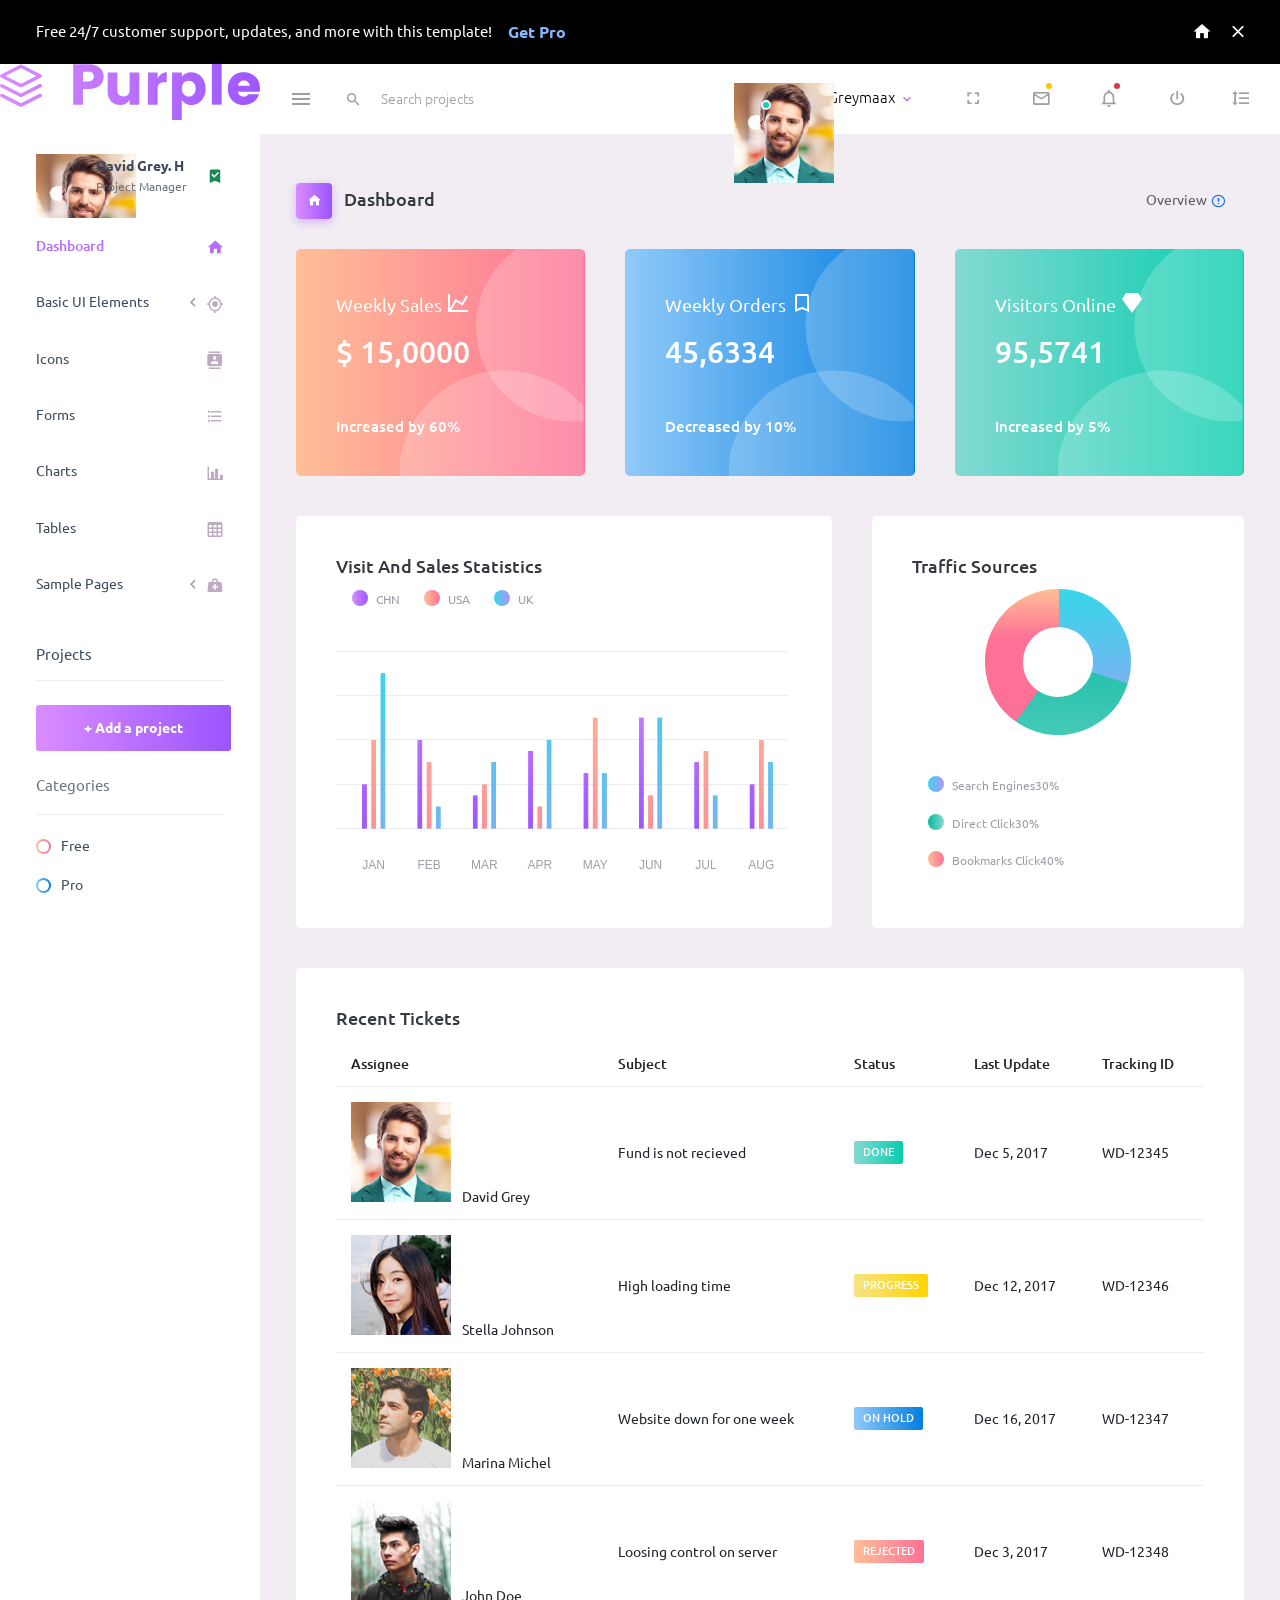
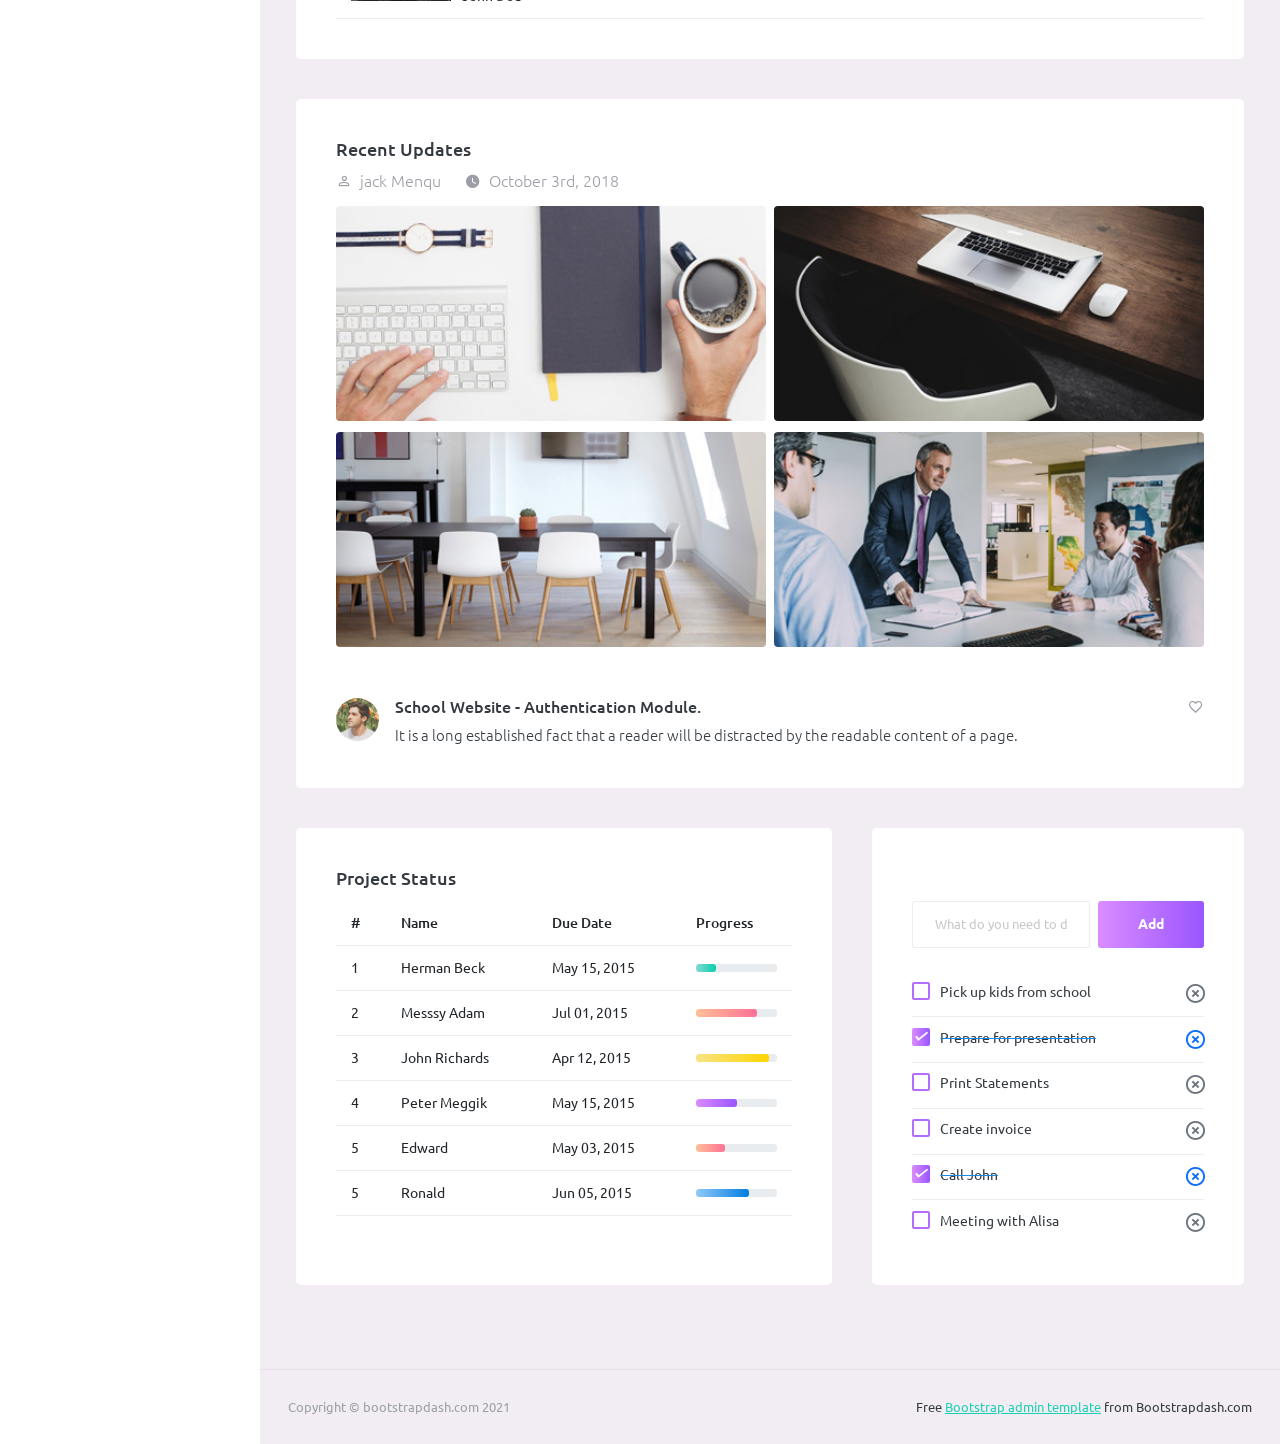
<file: BTL_ASPDotNet2022/wwwroot/PurpleAdmin/index.html>
<!DOCTYPE html>
<html lang="en">
<head>
    <!-- Required meta tags -->
    <meta charset="utf-8">
    <meta name="viewport" content="width=device-width, initial-scale=1, shrink-to-fit=no">
    <title>Purple Admin</title>
    <!-- plugins:css -->
    <link rel="stylesheet" href="assets/vendors/mdi/css/materialdesignicons.min.css">
    <link rel="stylesheet" href="assets/vendors/css/vendor.bundle.base.css">
    <!-- endinject -->
    <!-- Plugin css for this page -->
    <!-- End plugin css for this page -->
    <!-- inject:css -->
    <!-- endinject -->
    <!-- Layout styles -->
    <link rel="stylesheet" href="assets/css/style.css">
    <!-- End layout styles -->
    <link rel="shortcut icon" href="assets/images/favicon.ico" />
</head>
<body>
    <div class="container-scroller">
        <div class="row p-0 m-0 proBanner" id="proBanner">
            <div class="col-md-12 p-0 m-0">
                <div class="card-body card-body-padding d-flex align-items-center justify-content-between">
                    <div class="ps-lg-1">
                        <div class="d-flex align-items-center justify-content-between">
                            <p class="mb-0 font-weight-medium me-3 buy-now-text">Free 24/7 customer support, updates, and more with this template!</p>
                            <a href="https://www.bootstrapdash.com/product/purple-bootstrap-admin-template/?utm_source=organic&utm_medium=banner&utm_campaign=buynow_demo" target="_blank" class="btn me-2 buy-now-btn border-0">Get Pro</a>
                        </div>
                    </div>
                    <div class="d-flex align-items-center justify-content-between">
                        <a href="https://www.bootstrapdash.com/product/purple-bootstrap-admin-template/"><i class="mdi mdi-home me-3 text-white"></i></a>
                        <button id="bannerClose" class="btn border-0 p-0">
                            <i class="mdi mdi-close text-white me-0"></i>
                        </button>
                    </div>
                </div>
            </div>
        </div>
        <!-- partial:partials/_navbar.html -->
        <nav class="navbar default-layout-navbar col-lg-12 col-12 p-0 fixed-top d-flex flex-row">
            <div class="text-center navbar-brand-wrapper d-flex align-items-center justify-content-center">
                <a class="navbar-brand brand-logo" href="index.html"><img src="assets/images/logo.svg" alt="logo" /></a>
                <a class="navbar-brand brand-logo-mini" href="index.html"><img src="assets/images/logo-mini.svg" alt="logo" /></a>
            </div>
            <div class="navbar-menu-wrapper d-flex align-items-stretch">
                <button class="navbar-toggler navbar-toggler align-self-center" type="button" data-toggle="minimize">
                    <span class="mdi mdi-menu"></span>
                </button>
                <div class="search-field d-none d-md-block">
                    <form class="d-flex align-items-center h-100" action="#">
                        <div class="input-group">
                            <div class="input-group-prepend bg-transparent">
                                <i class="input-group-text border-0 mdi mdi-magnify"></i>
                            </div>
                            <input type="text" class="form-control bg-transparent border-0" placeholder="Search projects">
                        </div>
                    </form>
                </div>
                <ul class="navbar-nav navbar-nav-right">
                    <li class="nav-item nav-profile dropdown">
                        <a class="nav-link dropdown-toggle" id="profileDropdown" href="#" data-bs-toggle="dropdown" aria-expanded="false">
                            <div class="nav-profile-img">
                                <img src="assets/images/faces/face1.jpg" alt="image">
                                <span class="availability-status online"></span>
                            </div>
                            <div class="nav-profile-text">
                                <p class="mb-1 text-black">David Greymaax</p>
                            </div>
                        </a>
                        <div class="dropdown-menu navbar-dropdown" aria-labelledby="profileDropdown">
                            <a class="dropdown-item" href="#">
                                <i class="mdi mdi-cached me-2 text-success"></i> Activity Log
                            </a>
                            <div class="dropdown-divider"></div>
                            <a class="dropdown-item" href="#">
                                <i class="mdi mdi-logout me-2 text-primary"></i> Signout
                            </a>
                        </div>
                    </li>
                    <li class="nav-item d-none d-lg-block full-screen-link">
                        <a class="nav-link">
                            <i class="mdi mdi-fullscreen" id="fullscreen-button"></i>
                        </a>
                    </li>
                    <li class="nav-item dropdown">
                        <a class="nav-link count-indicator dropdown-toggle" id="messageDropdown" href="#" data-bs-toggle="dropdown" aria-expanded="false">
                            <i class="mdi mdi-email-outline"></i>
                            <span class="count-symbol bg-warning"></span>
                        </a>
                        <div class="dropdown-menu dropdown-menu-right navbar-dropdown preview-list" aria-labelledby="messageDropdown">
                            <h6 class="p-3 mb-0">Messages</h6>
                            <div class="dropdown-divider"></div>
                            <a class="dropdown-item preview-item">
                                <div class="preview-thumbnail">
                                    <img src="assets/images/faces/face4.jpg" alt="image" class="profile-pic">
                                </div>
                                <div class="preview-item-content d-flex align-items-start flex-column justify-content-center">
                                    <h6 class="preview-subject ellipsis mb-1 font-weight-normal">Mark send you a message</h6>
                                    <p class="text-gray mb-0"> 1 Minutes ago </p>
                                </div>
                            </a>
                            <div class="dropdown-divider"></div>
                            <a class="dropdown-item preview-item">
                                <div class="preview-thumbnail">
                                    <img src="assets/images/faces/face2.jpg" alt="image" class="profile-pic">
                                </div>
                                <div class="preview-item-content d-flex align-items-start flex-column justify-content-center">
                                    <h6 class="preview-subject ellipsis mb-1 font-weight-normal">Cregh send you a message</h6>
                                    <p class="text-gray mb-0"> 15 Minutes ago </p>
                                </div>
                            </a>
                            <div class="dropdown-divider"></div>
                            <a class="dropdown-item preview-item">
                                <div class="preview-thumbnail">
                                    <img src="assets/images/faces/face3.jpg" alt="image" class="profile-pic">
                                </div>
                                <div class="preview-item-content d-flex align-items-start flex-column justify-content-center">
                                    <h6 class="preview-subject ellipsis mb-1 font-weight-normal">Profile picture updated</h6>
                                    <p class="text-gray mb-0"> 18 Minutes ago </p>
                                </div>
                            </a>
                            <div class="dropdown-divider"></div>
                            <h6 class="p-3 mb-0 text-center">4 new messages</h6>
                        </div>
                    </li>
                    <li class="nav-item dropdown">
                        <a class="nav-link count-indicator dropdown-toggle" id="notificationDropdown" href="#" data-bs-toggle="dropdown">
                            <i class="mdi mdi-bell-outline"></i>
                            <span class="count-symbol bg-danger"></span>
                        </a>
                        <div class="dropdown-menu dropdown-menu-right navbar-dropdown preview-list" aria-labelledby="notificationDropdown">
                            <h6 class="p-3 mb-0">Notifications</h6>
                            <div class="dropdown-divider"></div>
                            <a class="dropdown-item preview-item">
                                <div class="preview-thumbnail">
                                    <div class="preview-icon bg-success">
                                        <i class="mdi mdi-calendar"></i>
                                    </div>
                                </div>
                                <div class="preview-item-content d-flex align-items-start flex-column justify-content-center">
                                    <h6 class="preview-subject font-weight-normal mb-1">Event today</h6>
                                    <p class="text-gray ellipsis mb-0"> Just a reminder that you have an event today </p>
                                </div>
                            </a>
                            <div class="dropdown-divider"></div>
                            <a class="dropdown-item preview-item">
                                <div class="preview-thumbnail">
                                    <div class="preview-icon bg-warning">
                                        <i class="mdi mdi-settings"></i>
                                    </div>
                                </div>
                                <div class="preview-item-content d-flex align-items-start flex-column justify-content-center">
                                    <h6 class="preview-subject font-weight-normal mb-1">Settings</h6>
                                    <p class="text-gray ellipsis mb-0"> Update dashboard </p>
                                </div>
                            </a>
                            <div class="dropdown-divider"></div>
                            <a class="dropdown-item preview-item">
                                <div class="preview-thumbnail">
                                    <div class="preview-icon bg-info">
                                        <i class="mdi mdi-link-variant"></i>
                                    </div>
                                </div>
                                <div class="preview-item-content d-flex align-items-start flex-column justify-content-center">
                                    <h6 class="preview-subject font-weight-normal mb-1">Launch Admin</h6>
                                    <p class="text-gray ellipsis mb-0"> New admin wow! </p>
                                </div>
                            </a>
                            <div class="dropdown-divider"></div>
                            <h6 class="p-3 mb-0 text-center">See all notifications</h6>
                        </div>
                    </li>
                    <li class="nav-item nav-logout d-none d-lg-block">
                        <a class="nav-link" href="#">
                            <i class="mdi mdi-power"></i>
                        </a>
                    </li>
                    <li class="nav-item nav-settings d-none d-lg-block">
                        <a class="nav-link" href="#">
                            <i class="mdi mdi-format-line-spacing"></i>
                        </a>
                    </li>
                </ul>
                <button class="navbar-toggler navbar-toggler-right d-lg-none align-self-center" type="button" data-toggle="offcanvas">
                    <span class="mdi mdi-menu"></span>
                </button>
            </div>
        </nav>
        <!-- partial -->
        <div class="container-fluid page-body-wrapper">
            <!-- partial:partials/_sidebar.html -->
            <nav class="sidebar sidebar-offcanvas" id="sidebar">
                <ul class="nav">
                    <li class="nav-item nav-profile">
                        <a href="#" class="nav-link">
                            <div class="nav-profile-image">
                                <img src="assets/images/faces/face1.jpg" alt="profile">
                                <span class="login-status online"></span>
                                <!--change to offline or busy as needed-->
                            </div>
                            <div class="nav-profile-text d-flex flex-column">
                                <span class="font-weight-bold mb-2">David Grey. H</span>
                                <span class="text-secondary text-small">Project Manager</span>
                            </div>
                            <i class="mdi mdi-bookmark-check text-success nav-profile-badge"></i>
                        </a>
                    </li>
                    <li class="nav-item">
                        <a class="nav-link" href="index.html">
                            <span class="menu-title">Dashboard</span>
                            <i class="mdi mdi-home menu-icon"></i>
                        </a>
                    </li>
                    <li class="nav-item">
                        <a class="nav-link" data-bs-toggle="collapse" href="#ui-basic" aria-expanded="false" aria-controls="ui-basic">
                            <span class="menu-title">Basic UI Elements</span>
                            <i class="menu-arrow"></i>
                            <i class="mdi mdi-crosshairs-gps menu-icon"></i>
                        </a>
                        <div class="collapse" id="ui-basic">
                            <ul class="nav flex-column sub-menu">
                                <li class="nav-item"> <a class="nav-link" href="pages/ui-features/buttons.html">Buttons</a></li>
                                <li class="nav-item"> <a class="nav-link" href="pages/ui-features/typography.html">Typography</a></li>
                            </ul>
                        </div>
                    </li>
                    <li class="nav-item">
                        <a class="nav-link" href="pages/icons/mdi.html">
                            <span class="menu-title">Icons</span>
                            <i class="mdi mdi-contacts menu-icon"></i>
                        </a>
                    </li>
                    <li class="nav-item">
                        <a class="nav-link" href="pages/forms/basic_elements.html">
                            <span class="menu-title">Forms</span>
                            <i class="mdi mdi-format-list-bulleted menu-icon"></i>
                        </a>
                    </li>
                    <li class="nav-item">
                        <a class="nav-link" href="pages/charts/chartjs.html">
                            <span class="menu-title">Charts</span>
                            <i class="mdi mdi-chart-bar menu-icon"></i>
                        </a>
                    </li>
                    <li class="nav-item">
                        <a class="nav-link" href="pages/tables/basic-table.html">
                            <span class="menu-title">Tables</span>
                            <i class="mdi mdi-table-large menu-icon"></i>
                        </a>
                    </li>
                    <li class="nav-item">
                        <a class="nav-link" data-bs-toggle="collapse" href="#general-pages" aria-expanded="false" aria-controls="general-pages">
                            <span class="menu-title">Sample Pages</span>
                            <i class="menu-arrow"></i>
                            <i class="mdi mdi-medical-bag menu-icon"></i>
                        </a>
                        <div class="collapse" id="general-pages">
                            <ul class="nav flex-column sub-menu">
                                <li class="nav-item"> <a class="nav-link" href="pages/samples/blank-page.html"> Blank Page </a></li>
                                <li class="nav-item"> <a class="nav-link" href="pages/samples/login.html"> Login </a></li>
                                <li class="nav-item"> <a class="nav-link" href="pages/samples/register.html"> Register </a></li>
                                <li class="nav-item"> <a class="nav-link" href="pages/samples/error-404.html"> 404 </a></li>
                                <li class="nav-item"> <a class="nav-link" href="pages/samples/error-500.html"> 500 </a></li>
                            </ul>
                        </div>
                    </li>
                    <li class="nav-item sidebar-actions">
                        <span class="nav-link">
                            <div class="border-bottom">
                                <h6 class="font-weight-normal mb-3">Projects</h6>
                            </div>
                            <button class="btn btn-block btn-lg btn-gradient-primary mt-4">+ Add a project</button>
                            <div class="mt-4">
                                <div class="border-bottom">
                                    <p class="text-secondary">Categories</p>
                                </div>
                                <ul class="gradient-bullet-list mt-4">
                                    <li>Free</li>
                                    <li>Pro</li>
                                </ul>
                            </div>
                        </span>
                    </li>
                </ul>
            </nav>
            <!-- partial -->
            <div class="main-panel">
                <div class="content-wrapper">
                    <div class="page-header">
                        <h3 class="page-title">
                            <span class="page-title-icon bg-gradient-primary text-white me-2">
                                <i class="mdi mdi-home"></i>
                            </span> Dashboard
                        </h3>
                        <nav aria-label="breadcrumb">
                            <ul class="breadcrumb">
                                <li class="breadcrumb-item active" aria-current="page">
                                    <span></span>Overview <i class="mdi mdi-alert-circle-outline icon-sm text-primary align-middle"></i>
                                </li>
                            </ul>
                        </nav>
                    </div>
                    <div class="row">
                        <div class="col-md-4 stretch-card grid-margin">
                            <div class="card bg-gradient-danger card-img-holder text-white">
                                <div class="card-body">
                                    <img src="assets/images/dashboard/circle.svg" class="card-img-absolute" alt="circle-image" />
                                    <h4 class="font-weight-normal mb-3">
                                        Weekly Sales <i class="mdi mdi-chart-line mdi-24px float-right"></i>
                                    </h4>
                                    <h2 class="mb-5">$ 15,0000</h2>
                                    <h6 class="card-text">Increased by 60%</h6>
                                </div>
                            </div>
                        </div>
                        <div class="col-md-4 stretch-card grid-margin">
                            <div class="card bg-gradient-info card-img-holder text-white">
                                <div class="card-body">
                                    <img src="assets/images/dashboard/circle.svg" class="card-img-absolute" alt="circle-image" />
                                    <h4 class="font-weight-normal mb-3">
                                        Weekly Orders <i class="mdi mdi-bookmark-outline mdi-24px float-right"></i>
                                    </h4>
                                    <h2 class="mb-5">45,6334</h2>
                                    <h6 class="card-text">Decreased by 10%</h6>
                                </div>
                            </div>
                        </div>
                        <div class="col-md-4 stretch-card grid-margin">
                            <div class="card bg-gradient-success card-img-holder text-white">
                                <div class="card-body">
                                    <img src="assets/images/dashboard/circle.svg" class="card-img-absolute" alt="circle-image" />
                                    <h4 class="font-weight-normal mb-3">
                                        Visitors Online <i class="mdi mdi-diamond mdi-24px float-right"></i>
                                    </h4>
                                    <h2 class="mb-5">95,5741</h2>
                                    <h6 class="card-text">Increased by 5%</h6>
                                </div>
                            </div>
                        </div>
                    </div>
                    <div class="row">
                        <div class="col-md-7 grid-margin stretch-card">
                            <div class="card">
                                <div class="card-body">
                                    <div class="clearfix">
                                        <h4 class="card-title float-left">Visit And Sales Statistics</h4>
                                        <div id="visit-sale-chart-legend" class="rounded-legend legend-horizontal legend-top-right float-right"></div>
                                    </div>
                                    <canvas id="visit-sale-chart" class="mt-4"></canvas>
                                </div>
                            </div>
                        </div>
                        <div class="col-md-5 grid-margin stretch-card">
                            <div class="card">
                                <div class="card-body">
                                    <h4 class="card-title">Traffic Sources</h4>
                                    <canvas id="traffic-chart"></canvas>
                                    <div id="traffic-chart-legend" class="rounded-legend legend-vertical legend-bottom-left pt-4"></div>
                                </div>
                            </div>
                        </div>
                    </div>
                    <div class="row">
                        <div class="col-12 grid-margin">
                            <div class="card">
                                <div class="card-body">
                                    <h4 class="card-title">Recent Tickets</h4>
                                    <div class="table-responsive">
                                        <table class="table">
                                            <thead>
                                                <tr>
                                                    <th> Assignee </th>
                                                    <th> Subject </th>
                                                    <th> Status </th>
                                                    <th> Last Update </th>
                                                    <th> Tracking ID </th>
                                                </tr>
                                            </thead>
                                            <tbody>
                                                <tr>
                                                    <td>
                                                        <img src="assets/images/faces/face1.jpg" class="me-2" alt="image"> David Grey
                                                    </td>
                                                    <td> Fund is not recieved </td>
                                                    <td>
                                                        <label class="badge badge-gradient-success">DONE</label>
                                                    </td>
                                                    <td> Dec 5, 2017 </td>
                                                    <td> WD-12345 </td>
                                                </tr>
                                                <tr>
                                                    <td>
                                                        <img src="assets/images/faces/face2.jpg" class="me-2" alt="image"> Stella Johnson
                                                    </td>
                                                    <td> High loading time </td>
                                                    <td>
                                                        <label class="badge badge-gradient-warning">PROGRESS</label>
                                                    </td>
                                                    <td> Dec 12, 2017 </td>
                                                    <td> WD-12346 </td>
                                                </tr>
                                                <tr>
                                                    <td>
                                                        <img src="assets/images/faces/face3.jpg" class="me-2" alt="image"> Marina Michel
                                                    </td>
                                                    <td> Website down for one week </td>
                                                    <td>
                                                        <label class="badge badge-gradient-info">ON HOLD</label>
                                                    </td>
                                                    <td> Dec 16, 2017 </td>
                                                    <td> WD-12347 </td>
                                                </tr>
                                                <tr>
                                                    <td>
                                                        <img src="assets/images/faces/face4.jpg" class="me-2" alt="image"> John Doe
                                                    </td>
                                                    <td> Loosing control on server </td>
                                                    <td>
                                                        <label class="badge badge-gradient-danger">REJECTED</label>
                                                    </td>
                                                    <td> Dec 3, 2017 </td>
                                                    <td> WD-12348 </td>
                                                </tr>
                                            </tbody>
                                        </table>
                                    </div>
                                </div>
                            </div>
                        </div>
                    </div>
                    <div class="row">
                        <div class="col-12 grid-margin stretch-card">
                            <div class="card">
                                <div class="card-body">
                                    <h4 class="card-title">Recent Updates</h4>
                                    <div class="d-flex">
                                        <div class="d-flex align-items-center me-4 text-muted font-weight-light">
                                            <i class="mdi mdi-account-outline icon-sm me-2"></i>
                                            <span>jack Menqu</span>
                                        </div>
                                        <div class="d-flex align-items-center text-muted font-weight-light">
                                            <i class="mdi mdi-clock icon-sm me-2"></i>
                                            <span>October 3rd, 2018</span>
                                        </div>
                                    </div>
                                    <div class="row mt-3">
                                        <div class="col-6 pe-1">
                                            <img src="assets/images/dashboard/img_1.jpg" class="mb-2 mw-100 w-100 rounded" alt="image">
                                            <img src="assets/images/dashboard/img_4.jpg" class="mw-100 w-100 rounded" alt="image">
                                        </div>
                                        <div class="col-6 ps-1">
                                            <img src="assets/images/dashboard/img_2.jpg" class="mb-2 mw-100 w-100 rounded" alt="image">
                                            <img src="assets/images/dashboard/img_3.jpg" class="mw-100 w-100 rounded" alt="image">
                                        </div>
                                    </div>
                                    <div class="d-flex mt-5 align-items-top">
                                        <img src="assets/images/faces/face3.jpg" class="img-sm rounded-circle me-3" alt="image">
                                        <div class="mb-0 flex-grow">
                                            <h5 class="me-2 mb-2">School Website - Authentication Module.</h5>
                                            <p class="mb-0 font-weight-light">It is a long established fact that a reader will be distracted by the readable content of a page.</p>
                                        </div>
                                        <div class="ms-auto">
                                            <i class="mdi mdi-heart-outline text-muted"></i>
                                        </div>
                                    </div>
                                </div>
                            </div>
                        </div>
                    </div>
                    <div class="row">
                        <div class="col-md-7 grid-margin stretch-card">
                            <div class="card">
                                <div class="card-body">
                                    <h4 class="card-title">Project Status</h4>
                                    <div class="table-responsive">
                                        <table class="table">
                                            <thead>
                                                <tr>
                                                    <th> # </th>
                                                    <th> Name </th>
                                                    <th> Due Date </th>
                                                    <th> Progress </th>
                                                </tr>
                                            </thead>
                                            <tbody>
                                                <tr>
                                                    <td> 1 </td>
                                                    <td> Herman Beck </td>
                                                    <td> May 15, 2015 </td>
                                                    <td>
                                                        <div class="progress">
                                                            <div class="progress-bar bg-gradient-success" role="progressbar" style="width: 25%" aria-valuenow="25" aria-valuemin="0" aria-valuemax="100"></div>
                                                        </div>
                                                    </td>
                                                </tr>
                                                <tr>
                                                    <td> 2 </td>
                                                    <td> Messsy Adam </td>
                                                    <td> Jul 01, 2015 </td>
                                                    <td>
                                                        <div class="progress">
                                                            <div class="progress-bar bg-gradient-danger" role="progressbar" style="width: 75%" aria-valuenow="75" aria-valuemin="0" aria-valuemax="100"></div>
                                                        </div>
                                                    </td>
                                                </tr>
                                                <tr>
                                                    <td> 3 </td>
                                                    <td> John Richards </td>
                                                    <td> Apr 12, 2015 </td>
                                                    <td>
                                                        <div class="progress">
                                                            <div class="progress-bar bg-gradient-warning" role="progressbar" style="width: 90%" aria-valuenow="90" aria-valuemin="0" aria-valuemax="100"></div>
                                                        </div>
                                                    </td>
                                                </tr>
                                                <tr>
                                                    <td> 4 </td>
                                                    <td> Peter Meggik </td>
                                                    <td> May 15, 2015 </td>
                                                    <td>
                                                        <div class="progress">
                                                            <div class="progress-bar bg-gradient-primary" role="progressbar" style="width: 50%" aria-valuenow="50" aria-valuemin="0" aria-valuemax="100"></div>
                                                        </div>
                                                    </td>
                                                </tr>
                                                <tr>
                                                    <td> 5 </td>
                                                    <td> Edward </td>
                                                    <td> May 03, 2015 </td>
                                                    <td>
                                                        <div class="progress">
                                                            <div class="progress-bar bg-gradient-danger" role="progressbar" style="width: 35%" aria-valuenow="35" aria-valuemin="0" aria-valuemax="100"></div>
                                                        </div>
                                                    </td>
                                                </tr>
                                                <tr>
                                                    <td> 5 </td>
                                                    <td> Ronald </td>
                                                    <td> Jun 05, 2015 </td>
                                                    <td>
                                                        <div class="progress">
                                                            <div class="progress-bar bg-gradient-info" role="progressbar" style="width: 65%" aria-valuenow="65" aria-valuemin="0" aria-valuemax="100"></div>
                                                        </div>
                                                    </td>
                                                </tr>
                                            </tbody>
                                        </table>
                                    </div>
                                </div>
                            </div>
                        </div>
                        <div class="col-md-5 grid-margin stretch-card">
                            <div class="card">
                                <div class="card-body">
                                    <h4 class="card-title text-white">Todo</h4>
                                    <div class="add-items d-flex">
                                        <input type="text" class="form-control todo-list-input" placeholder="What do you need to do today?">
                                        <button class="add btn btn-gradient-primary font-weight-bold todo-list-add-btn" id="add-task">Add</button>
                                    </div>
                                    <div class="list-wrapper">
                                        <ul class="d-flex flex-column-reverse todo-list todo-list-custom">
                                            <li>
                                                <div class="form-check">
                                                    <label class="form-check-label">
                                                        <input class="checkbox" type="checkbox"> Meeting with Alisa
                                                    </label>
                                                </div>
                                                <i class="remove mdi mdi-close-circle-outline"></i>
                                            </li>
                                            <li class="completed">
                                                <div class="form-check">
                                                    <label class="form-check-label">
                                                        <input class="checkbox" type="checkbox" checked> Call John
                                                    </label>
                                                </div>
                                                <i class="remove mdi mdi-close-circle-outline"></i>
                                            </li>
                                            <li>
                                                <div class="form-check">
                                                    <label class="form-check-label">
                                                        <input class="checkbox" type="checkbox"> Create invoice
                                                    </label>
                                                </div>
                                                <i class="remove mdi mdi-close-circle-outline"></i>
                                            </li>
                                            <li>
                                                <div class="form-check">
                                                    <label class="form-check-label">
                                                        <input class="checkbox" type="checkbox"> Print Statements
                                                    </label>
                                                </div>
                                                <i class="remove mdi mdi-close-circle-outline"></i>
                                            </li>
                                            <li class="completed">
                                                <div class="form-check">
                                                    <label class="form-check-label">
                                                        <input class="checkbox" type="checkbox" checked> Prepare for presentation
                                                    </label>
                                                </div>
                                                <i class="remove mdi mdi-close-circle-outline"></i>
                                            </li>
                                            <li>
                                                <div class="form-check">
                                                    <label class="form-check-label">
                                                        <input class="checkbox" type="checkbox"> Pick up kids from school
                                                    </label>
                                                </div>
                                                <i class="remove mdi mdi-close-circle-outline"></i>
                                            </li>
                                        </ul>
                                    </div>
                                </div>
                            </div>
                        </div>
                    </div>
                </div>
                <!-- content-wrapper ends -->
                <!-- partial:partials/_footer.html -->
                <footer class="footer">
                    <div class="container-fluid d-flex justify-content-between">
                        <span class="text-muted d-block text-center text-sm-start d-sm-inline-block">Copyright © bootstrapdash.com 2021</span>
                        <span class="float-none float-sm-end mt-1 mt-sm-0 text-end"> Free <a href="https://www.bootstrapdash.com/bootstrap-admin-template/" target="_blank">Bootstrap admin template</a> from Bootstrapdash.com</span>
                    </div>
                </footer>
                <!-- partial -->
            </div>
            <!-- main-panel ends -->
        </div>
        <!-- page-body-wrapper ends -->
    </div>
    <!-- container-scroller -->
    <!-- plugins:js -->
    <script src="assets/vendors/js/vendor.bundle.base.js"></script>
    <!-- endinject -->
    <!-- Plugin js for this page -->
    <script src="assets/vendors/chart.js/Chart.min.js"></script>
    <script src="assets/js/jquery.cookie.js" type="text/javascript"></script>
    <!-- End plugin js for this page -->
    <!-- inject:js -->
    <script src="assets/js/off-canvas.js"></script>
    <script src="assets/js/hoverable-collapse.js"></script>
    <script src="assets/js/misc.js"></script>
    <!-- endinject -->
    <!-- Custom js for this page -->
    <script src="assets/js/dashboard.js"></script>
    <script src="assets/js/todolist.js"></script>
    <!-- End custom js for this page -->
</body>
</html>
</file>
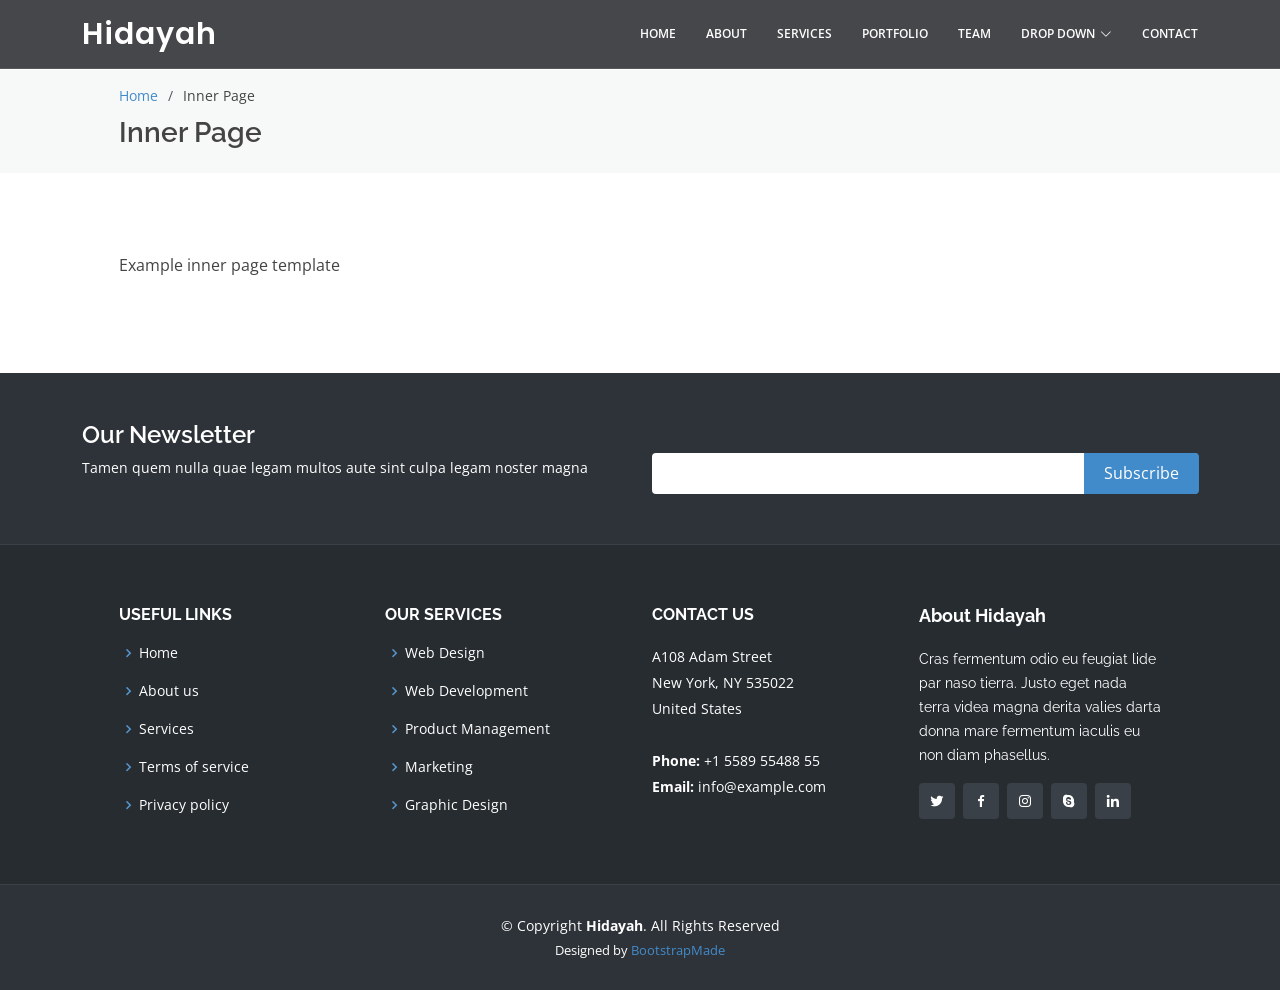
<file: BTL_ASPDotNet2022/wwwroot/Hidayah/inner-page.html>
<!DOCTYPE html>
<html lang="en">

<head>
  <meta charset="utf-8">
  <meta content="width=device-width, initial-scale=1.0" name="viewport">

  <title>Inner Page - Hidayah Bootstrap Template</title>
  <meta content="" name="description">
  <meta content="" name="keywords">

  <!-- Favicons -->
  <link href="assets/img/favicon.png" rel="icon">
  <link href="assets/img/apple-touch-icon.png" rel="apple-touch-icon">

  <!-- Google Fonts -->
  <link href="https://fonts.googleapis.com/css?family=Open+Sans:300,300i,400,400i,600,600i,700,700i|Raleway:300,300i,400,400i,500,500i,600,600i,700,700i|Poppins:300,300i,400,400i,500,500i,600,600i,700,700i" rel="stylesheet">

  <!-- Vendor CSS Files -->
  <link href="assets/vendor/animate.css/animate.min.css" rel="stylesheet">
  <link href="assets/vendor/bootstrap/css/bootstrap.min.css" rel="stylesheet">
  <link href="assets/vendor/bootstrap-icons/bootstrap-icons.css" rel="stylesheet">
  <link href="assets/vendor/boxicons/css/boxicons.min.css" rel="stylesheet">
  <link href="assets/vendor/glightbox/css/glightbox.min.css" rel="stylesheet">
  <link href="assets/vendor/remixicon/remixicon.css" rel="stylesheet">
  <link href="assets/vendor/swiper/swiper-bundle.min.css" rel="stylesheet">

  <!-- Template Main CSS File -->
  <link href="assets/css/style.css" rel="stylesheet">

  <!-- =======================================================
  * Template Name: Hidayah - v4.9.1
  * Template URL: https://bootstrapmade.com/hidayah-free-simple-html-template-for-corporate/
  * Author: BootstrapMade.com
  * License: https://bootstrapmade.com/license/
  ======================================================== -->
</head>

<body>

  <!-- ======= Header ======= -->
  <header id="header" class="fixed-top header-inner-pages">
    <div class="container d-flex align-items-center justify-content-between">

      <h1 class="logo"><a href="index.html">Hidayah</a></h1>
      <!-- Uncomment below if you prefer to use an image logo -->
      <!-- <a href="index.html" class="logo"><img src="assets/img/logo.png" alt="" class="img-fluid"></a>-->

      <nav id="navbar" class="navbar">
        <ul>
          <li><a class="nav-link scrollto " href="#hero">Home</a></li>
          <li><a class="nav-link scrollto" href="#about">About</a></li>
          <li><a class="nav-link scrollto" href="#services">Services</a></li>
          <li><a class="nav-link  scrollto" href="#portfolio">Portfolio</a></li>
          <li><a class="nav-link scrollto" href="#team">Team</a></li>
          <li class="dropdown"><a href="#"><span>Drop Down</span> <i class="bi bi-chevron-down"></i></a>
            <ul>
              <li><a href="#">Drop Down 1</a></li>
              <li class="dropdown"><a href="#"><span>Deep Drop Down</span> <i class="bi bi-chevron-right"></i></a>
                <ul>
                  <li><a href="#">Deep Drop Down 1</a></li>
                  <li><a href="#">Deep Drop Down 2</a></li>
                  <li><a href="#">Deep Drop Down 3</a></li>
                  <li><a href="#">Deep Drop Down 4</a></li>
                  <li><a href="#">Deep Drop Down 5</a></li>
                </ul>
              </li>
              <li><a href="#">Drop Down 2</a></li>
              <li><a href="#">Drop Down 3</a></li>
              <li><a href="#">Drop Down 4</a></li>
            </ul>
          </li>
          <li><a class="nav-link scrollto" href="#contact">Contact</a></li>
        </ul>
        <i class="bi bi-list mobile-nav-toggle"></i>
      </nav><!-- .navbar -->

    </div>
  </header><!-- End Header -->

  <main id="main">

    <!-- ======= Breadcrumbs ======= -->
    <section id="breadcrumbs" class="breadcrumbs">
      <div class="container-fluid">

        <div class="row justify-content-center">
          <div class="col-xl-10">
            <ol>
              <li><a href="index.html">Home</a></li>
              <li>Inner Page</li>
            </ol>
            <h2>Inner Page</h2>
          </div>
        </div>

      </div>
    </section><!-- End Breadcrumbs -->

    <section class="inner-page">
      <div class="container-fluid">

        <div class="row justify-content-center">
          <div class="col-xl-10">
            <div class="row">
              <p>
                Example inner page template
              </p>
            </div>
          </div>
        </div>
    </section>

  </main><!-- End #main -->

  <!-- ======= Footer ======= -->
  <footer id="footer">

    <div class="footer-newsletter">
      <div class="container">
        <div class="row">
          <div class="col-lg-6">
            <h4>Our Newsletter</h4>
            <p>Tamen quem nulla quae legam multos aute sint culpa legam noster magna</p>
          </div>
          <div class="col-lg-6">
            <form action="" method="post">
              <input type="email" name="email"><input type="submit" value="Subscribe">
            </form>
          </div>
        </div>
      </div>
    </div>

    <div class="footer-top">
      <div class="container-fluid">
        <div class="row justify-content-center">
          <div class="col-xl-10">
            <div class="row">

              <div class="col-lg-3 col-md-6 footer-links">
                <h4>Useful Links</h4>
                <ul>
                  <li><i class="bx bx-chevron-right"></i> <a href="#">Home</a></li>
                  <li><i class="bx bx-chevron-right"></i> <a href="#">About us</a></li>
                  <li><i class="bx bx-chevron-right"></i> <a href="#">Services</a></li>
                  <li><i class="bx bx-chevron-right"></i> <a href="#">Terms of service</a></li>
                  <li><i class="bx bx-chevron-right"></i> <a href="#">Privacy policy</a></li>
                </ul>
              </div>

              <div class="col-lg-3 col-md-6 footer-links">
                <h4>Our Services</h4>
                <ul>
                  <li><i class="bx bx-chevron-right"></i> <a href="#">Web Design</a></li>
                  <li><i class="bx bx-chevron-right"></i> <a href="#">Web Development</a></li>
                  <li><i class="bx bx-chevron-right"></i> <a href="#">Product Management</a></li>
                  <li><i class="bx bx-chevron-right"></i> <a href="#">Marketing</a></li>
                  <li><i class="bx bx-chevron-right"></i> <a href="#">Graphic Design</a></li>
                </ul>
              </div>

              <div class="col-lg-3 col-md-6 footer-contact">
                <h4>Contact Us</h4>
                <p>
                  A108 Adam Street <br>
                  New York, NY 535022<br>
                  United States <br><br>
                  <strong>Phone:</strong> +1 5589 55488 55<br>
                  <strong>Email:</strong> info@example.com<br>
                </p>

              </div>

              <div class="col-lg-3 col-md-6 footer-info">
                <h3>About Hidayah</h3>
                <p>Cras fermentum odio eu feugiat lide par naso tierra. Justo eget nada terra videa magna derita valies darta donna mare fermentum iaculis eu non diam phasellus.</p>
                <div class="social-links mt-3">
                  <a href="#" class="twitter"><i class="bx bxl-twitter"></i></a>
                  <a href="#" class="facebook"><i class="bx bxl-facebook"></i></a>
                  <a href="#" class="instagram"><i class="bx bxl-instagram"></i></a>
                  <a href="#" class="google-plus"><i class="bx bxl-skype"></i></a>
                  <a href="#" class="linkedin"><i class="bx bxl-linkedin"></i></a>
                </div>
              </div>

            </div>
          </div>
        </div>
      </div>
    </div>

    <div class="container">
      <div class="copyright">
        &copy; Copyright <strong><span>Hidayah</span></strong>. All Rights Reserved
      </div>
      <div class="credits">
        <!-- All the links in the footer should remain intact. -->
        <!-- You can delete the links only if you purchased the pro version. -->
        <!-- Licensing information: https://bootstrapmade.com/license/ -->
        <!-- Purchase the pro version with working PHP/AJAX contact form: https://bootstrapmade.com/hidayah-free-simple-html-template-for-corporate/ -->
        Designed by <a href="https://bootstrapmade.com/">BootstrapMade</a>
      </div>
    </div>
  </footer><!-- End Footer -->

  <div id="preloader"></div>
  <a href="#" class="back-to-top d-flex align-items-center justify-content-center"><i class="bi bi-arrow-up-short"></i></a>

  <!-- Vendor JS Files -->
  <script src="assets/vendor/purecounter/purecounter_vanilla.js"></script>
  <script src="assets/vendor/bootstrap/js/bootstrap.bundle.min.js"></script>
  <script src="assets/vendor/glightbox/js/glightbox.min.js"></script>
  <script src="assets/vendor/isotope-layout/isotope.pkgd.min.js"></script>
  <script src="assets/vendor/swiper/swiper-bundle.min.js"></script>
  <script src="assets/vendor/waypoints/noframework.waypoints.js"></script>
  <script src="assets/vendor/php-email-form/validate.js"></script>

  <!-- Template Main JS File -->
  <script src="assets/js/main.js"></script>

</body>

</html>
</file>
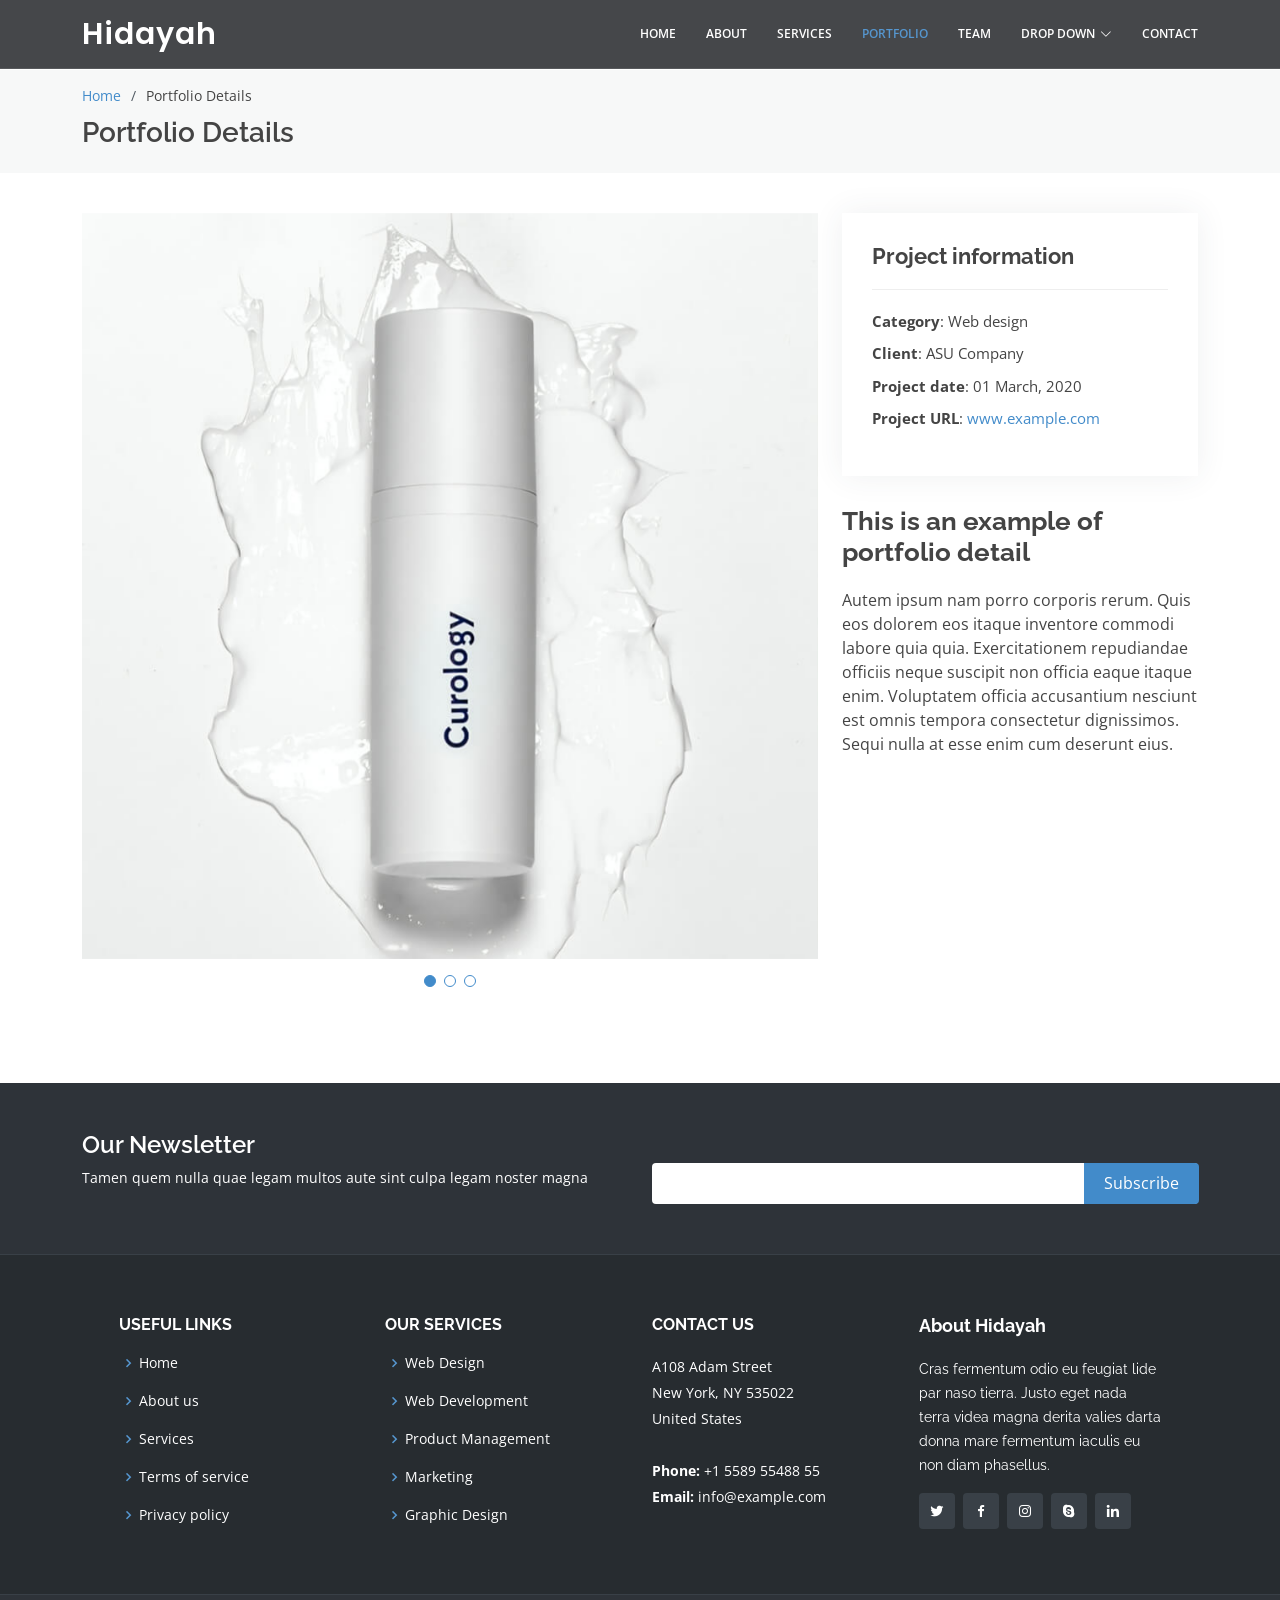
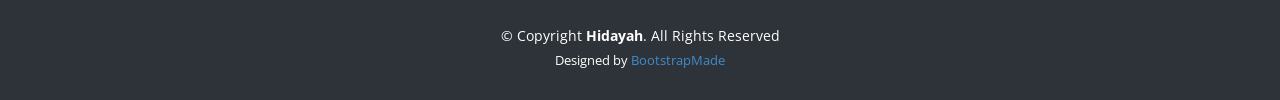
<file: BTL_ASPDotNet2022/wwwroot/Hidayah/portfolio-details.html>
<!DOCTYPE html>
<html lang="en">

<head>
  <meta charset="utf-8">
  <meta content="width=device-width, initial-scale=1.0" name="viewport">

  <title>Portfolio Details - Hidayah Bootstrap Template</title>
  <meta content="" name="description">
  <meta content="" name="keywords">

  <!-- Favicons -->
  <link href="assets/img/favicon.png" rel="icon">
  <link href="assets/img/apple-touch-icon.png" rel="apple-touch-icon">

  <!-- Google Fonts -->
  <link href="https://fonts.googleapis.com/css?family=Open+Sans:300,300i,400,400i,600,600i,700,700i|Raleway:300,300i,400,400i,500,500i,600,600i,700,700i|Poppins:300,300i,400,400i,500,500i,600,600i,700,700i" rel="stylesheet">

  <!-- Vendor CSS Files -->
  <link href="assets/vendor/animate.css/animate.min.css" rel="stylesheet">
  <link href="assets/vendor/bootstrap/css/bootstrap.min.css" rel="stylesheet">
  <link href="assets/vendor/bootstrap-icons/bootstrap-icons.css" rel="stylesheet">
  <link href="assets/vendor/boxicons/css/boxicons.min.css" rel="stylesheet">
  <link href="assets/vendor/glightbox/css/glightbox.min.css" rel="stylesheet">
  <link href="assets/vendor/remixicon/remixicon.css" rel="stylesheet">
  <link href="assets/vendor/swiper/swiper-bundle.min.css" rel="stylesheet">

  <!-- Template Main CSS File -->
  <link href="assets/css/style.css" rel="stylesheet">

  <!-- =======================================================
  * Template Name: Hidayah - v4.9.1
  * Template URL: https://bootstrapmade.com/hidayah-free-simple-html-template-for-corporate/
  * Author: BootstrapMade.com
  * License: https://bootstrapmade.com/license/
  ======================================================== -->
</head>

<body>

  <!-- ======= Header ======= -->
  <header id="header" class="fixed-top header-inner-pages">
    <div class="container d-flex align-items-center justify-content-between">

      <h1 class="logo"><a href="index.html">Hidayah</a></h1>
      <!-- Uncomment below if you prefer to use an image logo -->
      <!-- <a href="index.html" class="logo"><img src="assets/img/logo.png" alt="" class="img-fluid"></a>-->

      <nav id="navbar" class="navbar">
        <ul>
          <li><a class="nav-link scrollto " href="#hero">Home</a></li>
          <li><a class="nav-link scrollto" href="#about">About</a></li>
          <li><a class="nav-link scrollto" href="#services">Services</a></li>
          <li><a class="nav-link active  scrollto" href="#portfolio">Portfolio</a></li>
          <li><a class="nav-link scrollto" href="#team">Team</a></li>
          <li class="dropdown"><a href="#"><span>Drop Down</span> <i class="bi bi-chevron-down"></i></a>
            <ul>
              <li><a href="#">Drop Down 1</a></li>
              <li class="dropdown"><a href="#"><span>Deep Drop Down</span> <i class="bi bi-chevron-right"></i></a>
                <ul>
                  <li><a href="#">Deep Drop Down 1</a></li>
                  <li><a href="#">Deep Drop Down 2</a></li>
                  <li><a href="#">Deep Drop Down 3</a></li>
                  <li><a href="#">Deep Drop Down 4</a></li>
                  <li><a href="#">Deep Drop Down 5</a></li>
                </ul>
              </li>
              <li><a href="#">Drop Down 2</a></li>
              <li><a href="#">Drop Down 3</a></li>
              <li><a href="#">Drop Down 4</a></li>
            </ul>
          </li>
          <li><a class="nav-link scrollto" href="#contact">Contact</a></li>
        </ul>
        <i class="bi bi-list mobile-nav-toggle"></i>
      </nav><!-- .navbar -->

    </div>
  </header><!-- End Header -->

  <main id="main">

    <!-- ======= Breadcrumbs ======= -->
    <section id="breadcrumbs" class="breadcrumbs">
      <div class="container">

        <ol>
          <li><a href="index.html">Home</a></li>
          <li>Portfolio Details</li>
        </ol>
        <h2>Portfolio Details</h2>

      </div>
    </section><!-- End Breadcrumbs -->

    <!-- ======= Portfolio Details Section ======= -->
    <section id="portfolio-details" class="portfolio-details">
      <div class="container">

        <div class="row gy-4">

          <div class="col-lg-8">
            <div class="portfolio-details-slider swiper">
              <div class="swiper-wrapper align-items-center">

                <div class="swiper-slide">
                  <img src="assets/img/portfolio/portfolio-1.jpg" alt="">
                </div>

                <div class="swiper-slide">
                  <img src="assets/img/portfolio/portfolio-2.jpg" alt="">
                </div>

                <div class="swiper-slide">
                  <img src="assets/img/portfolio/portfolio-3.jpg" alt="">
                </div>

              </div>
              <div class="swiper-pagination"></div>
            </div>
          </div>

          <div class="col-lg-4">
            <div class="portfolio-info">
              <h3>Project information</h3>
              <ul>
                <li><strong>Category</strong>: Web design</li>
                <li><strong>Client</strong>: ASU Company</li>
                <li><strong>Project date</strong>: 01 March, 2020</li>
                <li><strong>Project URL</strong>: <a href="#">www.example.com</a></li>
              </ul>
            </div>
            <div class="portfolio-description">
              <h2>This is an example of portfolio detail</h2>
              <p>
                Autem ipsum nam porro corporis rerum. Quis eos dolorem eos itaque inventore commodi labore quia quia. Exercitationem repudiandae officiis neque suscipit non officia eaque itaque enim. Voluptatem officia accusantium nesciunt est omnis tempora consectetur dignissimos. Sequi nulla at esse enim cum deserunt eius.
              </p>
            </div>
          </div>

        </div>

      </div>
    </section><!-- End Portfolio Details Section -->

  </main><!-- End #main -->

  <!-- ======= Footer ======= -->
  <footer id="footer">

    <div class="footer-newsletter">
      <div class="container">
        <div class="row">
          <div class="col-lg-6">
            <h4>Our Newsletter</h4>
            <p>Tamen quem nulla quae legam multos aute sint culpa legam noster magna</p>
          </div>
          <div class="col-lg-6">
            <form action="" method="post">
              <input type="email" name="email"><input type="submit" value="Subscribe">
            </form>
          </div>
        </div>
      </div>
    </div>

    <div class="footer-top">
      <div class="container-fluid">
        <div class="row justify-content-center">
          <div class="col-xl-10">
            <div class="row">

              <div class="col-lg-3 col-md-6 footer-links">
                <h4>Useful Links</h4>
                <ul>
                  <li><i class="bx bx-chevron-right"></i> <a href="#">Home</a></li>
                  <li><i class="bx bx-chevron-right"></i> <a href="#">About us</a></li>
                  <li><i class="bx bx-chevron-right"></i> <a href="#">Services</a></li>
                  <li><i class="bx bx-chevron-right"></i> <a href="#">Terms of service</a></li>
                  <li><i class="bx bx-chevron-right"></i> <a href="#">Privacy policy</a></li>
                </ul>
              </div>

              <div class="col-lg-3 col-md-6 footer-links">
                <h4>Our Services</h4>
                <ul>
                  <li><i class="bx bx-chevron-right"></i> <a href="#">Web Design</a></li>
                  <li><i class="bx bx-chevron-right"></i> <a href="#">Web Development</a></li>
                  <li><i class="bx bx-chevron-right"></i> <a href="#">Product Management</a></li>
                  <li><i class="bx bx-chevron-right"></i> <a href="#">Marketing</a></li>
                  <li><i class="bx bx-chevron-right"></i> <a href="#">Graphic Design</a></li>
                </ul>
              </div>

              <div class="col-lg-3 col-md-6 footer-contact">
                <h4>Contact Us</h4>
                <p>
                  A108 Adam Street <br>
                  New York, NY 535022<br>
                  United States <br><br>
                  <strong>Phone:</strong> +1 5589 55488 55<br>
                  <strong>Email:</strong> info@example.com<br>
                </p>

              </div>

              <div class="col-lg-3 col-md-6 footer-info">
                <h3>About Hidayah</h3>
                <p>Cras fermentum odio eu feugiat lide par naso tierra. Justo eget nada terra videa magna derita valies darta donna mare fermentum iaculis eu non diam phasellus.</p>
                <div class="social-links mt-3">
                  <a href="#" class="twitter"><i class="bx bxl-twitter"></i></a>
                  <a href="#" class="facebook"><i class="bx bxl-facebook"></i></a>
                  <a href="#" class="instagram"><i class="bx bxl-instagram"></i></a>
                  <a href="#" class="google-plus"><i class="bx bxl-skype"></i></a>
                  <a href="#" class="linkedin"><i class="bx bxl-linkedin"></i></a>
                </div>
              </div>

            </div>
          </div>
        </div>
      </div>
    </div>

    <div class="container">
      <div class="copyright">
        &copy; Copyright <strong><span>Hidayah</span></strong>. All Rights Reserved
      </div>
      <div class="credits">
        <!-- All the links in the footer should remain intact. -->
        <!-- You can delete the links only if you purchased the pro version. -->
        <!-- Licensing information: https://bootstrapmade.com/license/ -->
        <!-- Purchase the pro version with working PHP/AJAX contact form: https://bootstrapmade.com/hidayah-free-simple-html-template-for-corporate/ -->
        Designed by <a href="https://bootstrapmade.com/">BootstrapMade</a>
      </div>
    </div>
  </footer><!-- End Footer -->

  <div id="preloader"></div>
  <a href="#" class="back-to-top d-flex align-items-center justify-content-center"><i class="bi bi-arrow-up-short"></i></a>

  <!-- Vendor JS Files -->
  <script src="assets/vendor/purecounter/purecounter_vanilla.js"></script>
  <script src="assets/vendor/bootstrap/js/bootstrap.bundle.min.js"></script>
  <script src="assets/vendor/glightbox/js/glightbox.min.js"></script>
  <script src="assets/vendor/isotope-layout/isotope.pkgd.min.js"></script>
  <script src="assets/vendor/swiper/swiper-bundle.min.js"></script>
  <script src="assets/vendor/waypoints/noframework.waypoints.js"></script>
  <script src="assets/vendor/php-email-form/validate.js"></script>

  <!-- Template Main JS File -->
  <script src="assets/js/main.js"></script>

</body>

</html>
</file>
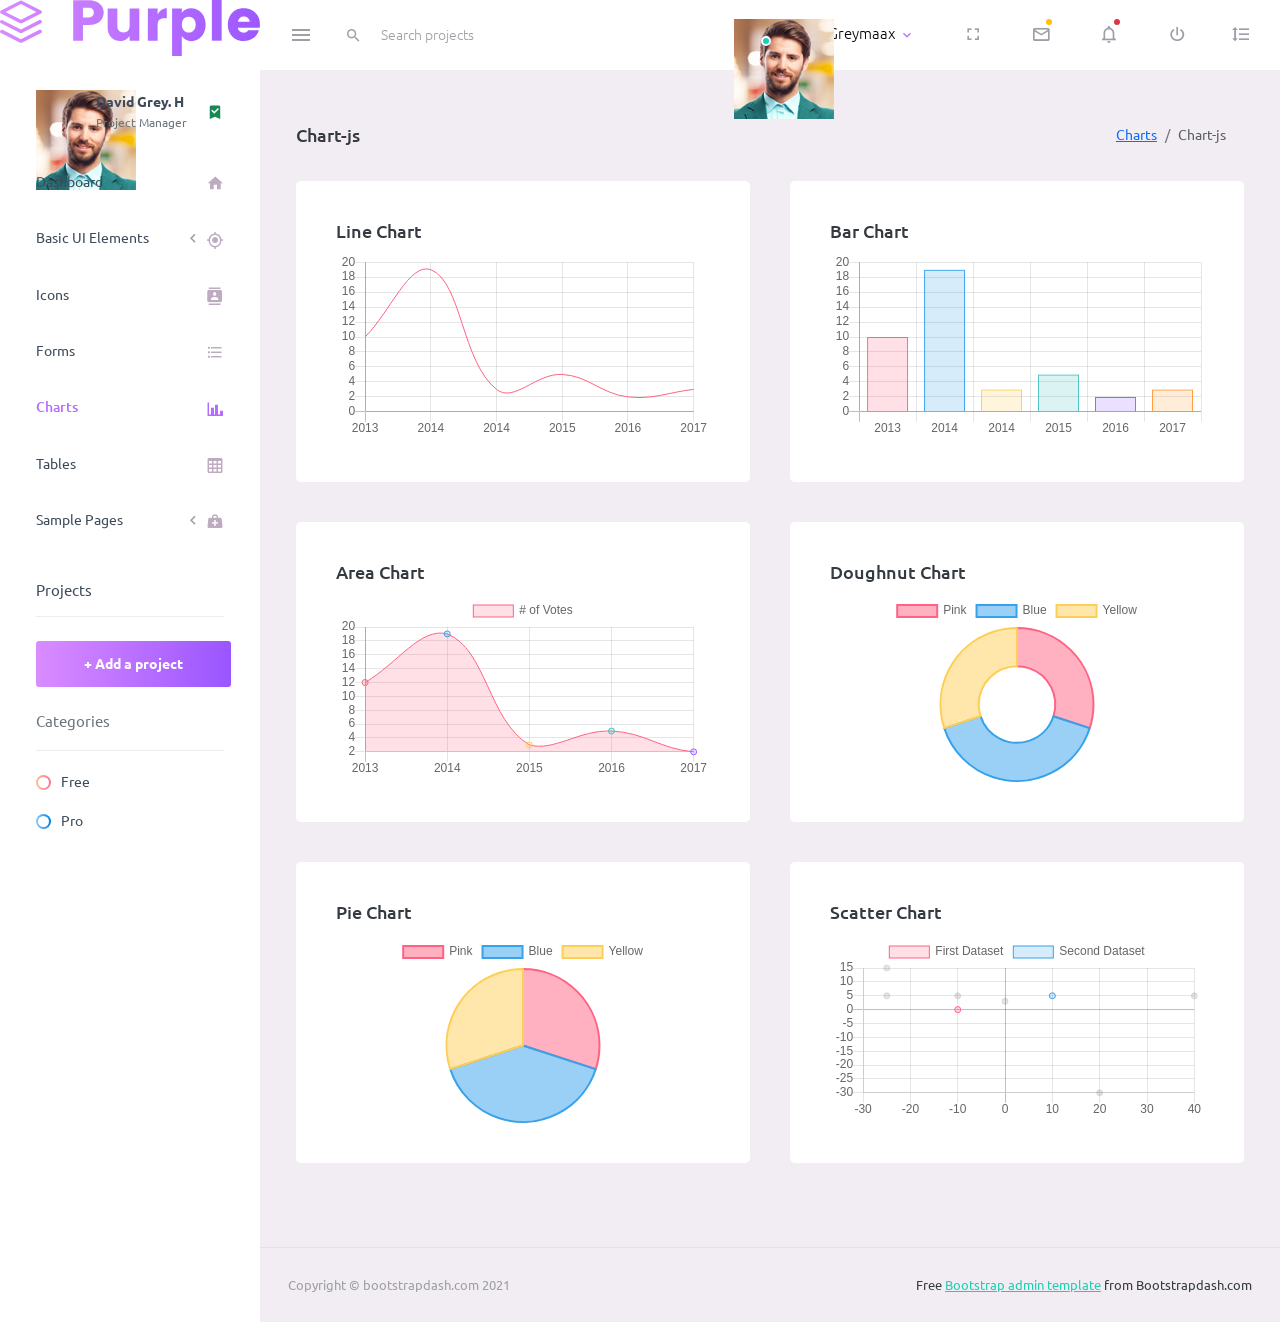
<file: BTL_ASPDotNet2022/wwwroot/PurpleAdmin/pages/charts/chartjs.html>
<!DOCTYPE html>
<html lang="en">
  <head>
    <!-- Required meta tags -->
    <meta charset="utf-8">
    <meta name="viewport" content="width=device-width, initial-scale=1, shrink-to-fit=no">
    <title>Purple Admin</title>
    <!-- plugins:css -->
    <link rel="stylesheet" href="../../assets/vendors/mdi/css/materialdesignicons.min.css">
    <link rel="stylesheet" href="../../assets/vendors/css/vendor.bundle.base.css">
    <!-- endinject -->
    <!-- Plugin css for this page -->
    <!-- End Plugin css for this page -->
    <!-- inject:css -->
    <!-- endinject -->
    <!-- Layout styles -->
    <link rel="stylesheet" href="../../assets/css/style.css">
    <!-- End layout styles -->
    <link rel="shortcut icon" href="../../assets/images/favicon.ico" />
  </head>
  <body>
    <div class="container-scroller">
      <!-- partial:../../partials/_navbar.html -->
      <nav class="navbar default-layout-navbar col-lg-12 col-12 p-0 fixed-top d-flex flex-row">
        <div class="text-center navbar-brand-wrapper d-flex align-items-center justify-content-center">
          <a class="navbar-brand brand-logo" href="../../index.html"><img src="../../assets/images/logo.svg" alt="logo" /></a>
          <a class="navbar-brand brand-logo-mini" href="../../index.html"><img src="../../assets/images/logo-mini.svg" alt="logo" /></a>
        </div>
        <div class="navbar-menu-wrapper d-flex align-items-stretch">
          <button class="navbar-toggler navbar-toggler align-self-center" type="button" data-toggle="minimize">
            <span class="mdi mdi-menu"></span>
          </button>
          <div class="search-field d-none d-md-block">
            <form class="d-flex align-items-center h-100" action="#">
              <div class="input-group">
                <div class="input-group-prepend bg-transparent">
                  <i class="input-group-text border-0 mdi mdi-magnify"></i>
                </div>
                <input type="text" class="form-control bg-transparent border-0" placeholder="Search projects">
              </div>
            </form>
          </div>
          <ul class="navbar-nav navbar-nav-right">
            <li class="nav-item nav-profile dropdown">
              <a class="nav-link dropdown-toggle" id="profileDropdown" href="#" data-bs-toggle="dropdown" aria-expanded="false">
                <div class="nav-profile-img">
                  <img src="../../assets/images/faces/face1.jpg" alt="image">
                  <span class="availability-status online"></span>
                </div>
                <div class="nav-profile-text">
                  <p class="mb-1 text-black">David Greymaax</p>
                </div>
              </a>
              <div class="dropdown-menu navbar-dropdown" aria-labelledby="profileDropdown">
                <a class="dropdown-item" href="#">
                  <i class="mdi mdi-cached me-2 text-success"></i> Activity Log </a>
                <div class="dropdown-divider"></div>
                <a class="dropdown-item" href="#">
                  <i class="mdi mdi-logout me-2 text-primary"></i> Signout </a>
              </div>
            </li>
            <li class="nav-item d-none d-lg-block full-screen-link">
              <a class="nav-link">
                <i class="mdi mdi-fullscreen" id="fullscreen-button"></i>
              </a>
            </li>
            <li class="nav-item dropdown">
              <a class="nav-link count-indicator dropdown-toggle" id="messageDropdown" href="#" data-bs-toggle="dropdown" aria-expanded="false">
                <i class="mdi mdi-email-outline"></i>
                <span class="count-symbol bg-warning"></span>
              </a>
              <div class="dropdown-menu dropdown-menu-right navbar-dropdown preview-list" aria-labelledby="messageDropdown">
                <h6 class="p-3 mb-0">Messages</h6>
                <div class="dropdown-divider"></div>
                <a class="dropdown-item preview-item">
                  <div class="preview-thumbnail">
                    <img src="../../assets/images/faces/face4.jpg" alt="image" class="profile-pic">
                  </div>
                  <div class="preview-item-content d-flex align-items-start flex-column justify-content-center">
                    <h6 class="preview-subject ellipsis mb-1 font-weight-normal">Mark send you a message</h6>
                    <p class="text-gray mb-0"> 1 Minutes ago </p>
                  </div>
                </a>
                <div class="dropdown-divider"></div>
                <a class="dropdown-item preview-item">
                  <div class="preview-thumbnail">
                    <img src="../../assets/images/faces/face2.jpg" alt="image" class="profile-pic">
                  </div>
                  <div class="preview-item-content d-flex align-items-start flex-column justify-content-center">
                    <h6 class="preview-subject ellipsis mb-1 font-weight-normal">Cregh send you a message</h6>
                    <p class="text-gray mb-0"> 15 Minutes ago </p>
                  </div>
                </a>
                <div class="dropdown-divider"></div>
                <a class="dropdown-item preview-item">
                  <div class="preview-thumbnail">
                    <img src="../../assets/images/faces/face3.jpg" alt="image" class="profile-pic">
                  </div>
                  <div class="preview-item-content d-flex align-items-start flex-column justify-content-center">
                    <h6 class="preview-subject ellipsis mb-1 font-weight-normal">Profile picture updated</h6>
                    <p class="text-gray mb-0"> 18 Minutes ago </p>
                  </div>
                </a>
                <div class="dropdown-divider"></div>
                <h6 class="p-3 mb-0 text-center">4 new messages</h6>
              </div>
            </li>
            <li class="nav-item dropdown">
              <a class="nav-link count-indicator dropdown-toggle" id="notificationDropdown" href="#" data-bs-toggle="dropdown">
                <i class="mdi mdi-bell-outline"></i>
                <span class="count-symbol bg-danger"></span>
              </a>
              <div class="dropdown-menu dropdown-menu-right navbar-dropdown preview-list" aria-labelledby="notificationDropdown">
                <h6 class="p-3 mb-0">Notifications</h6>
                <div class="dropdown-divider"></div>
                <a class="dropdown-item preview-item">
                  <div class="preview-thumbnail">
                    <div class="preview-icon bg-success">
                      <i class="mdi mdi-calendar"></i>
                    </div>
                  </div>
                  <div class="preview-item-content d-flex align-items-start flex-column justify-content-center">
                    <h6 class="preview-subject font-weight-normal mb-1">Event today</h6>
                    <p class="text-gray ellipsis mb-0"> Just a reminder that you have an event today </p>
                  </div>
                </a>
                <div class="dropdown-divider"></div>
                <a class="dropdown-item preview-item">
                  <div class="preview-thumbnail">
                    <div class="preview-icon bg-warning">
                      <i class="mdi mdi-settings"></i>
                    </div>
                  </div>
                  <div class="preview-item-content d-flex align-items-start flex-column justify-content-center">
                    <h6 class="preview-subject font-weight-normal mb-1">Settings</h6>
                    <p class="text-gray ellipsis mb-0"> Update dashboard </p>
                  </div>
                </a>
                <div class="dropdown-divider"></div>
                <a class="dropdown-item preview-item">
                  <div class="preview-thumbnail">
                    <div class="preview-icon bg-info">
                      <i class="mdi mdi-link-variant"></i>
                    </div>
                  </div>
                  <div class="preview-item-content d-flex align-items-start flex-column justify-content-center">
                    <h6 class="preview-subject font-weight-normal mb-1">Launch Admin</h6>
                    <p class="text-gray ellipsis mb-0"> New admin wow! </p>
                  </div>
                </a>
                <div class="dropdown-divider"></div>
                <h6 class="p-3 mb-0 text-center">See all notifications</h6>
              </div>
            </li>
            <li class="nav-item nav-logout d-none d-lg-block">
              <a class="nav-link" href="#">
                <i class="mdi mdi-power"></i>
              </a>
            </li>
            <li class="nav-item nav-settings d-none d-lg-block">
              <a class="nav-link" href="#">
                <i class="mdi mdi-format-line-spacing"></i>
              </a>
            </li>
          </ul>
          <button class="navbar-toggler navbar-toggler-right d-lg-none align-self-center" type="button" data-toggle="offcanvas">
            <span class="mdi mdi-menu"></span>
          </button>
        </div>
      </nav>
      <!-- partial -->
      <div class="container-fluid page-body-wrapper">
        <!-- partial:../../partials/_sidebar.html -->
        <nav class="sidebar sidebar-offcanvas" id="sidebar">
          <ul class="nav">
            <li class="nav-item nav-profile">
              <a href="#" class="nav-link">
                <div class="nav-profile-image">
                  <img src="../../assets/images/faces/face1.jpg" alt="profile">
                  <span class="login-status online"></span>
                  <!--change to offline or busy as needed-->
                </div>
                <div class="nav-profile-text d-flex flex-column">
                  <span class="font-weight-bold mb-2">David Grey. H</span>
                  <span class="text-secondary text-small">Project Manager</span>
                </div>
                <i class="mdi mdi-bookmark-check text-success nav-profile-badge"></i>
              </a>
            </li>
            <li class="nav-item">
              <a class="nav-link" href="../../index.html">
                <span class="menu-title">Dashboard</span>
                <i class="mdi mdi-home menu-icon"></i>
              </a>
            </li>
            <li class="nav-item">
              <a class="nav-link" data-bs-toggle="collapse" href="#ui-basic" aria-expanded="false" aria-controls="ui-basic">
                <span class="menu-title">Basic UI Elements</span>
                <i class="menu-arrow"></i>
                <i class="mdi mdi-crosshairs-gps menu-icon"></i>
              </a>
              <div class="collapse" id="ui-basic">
                <ul class="nav flex-column sub-menu">
                  <li class="nav-item"> <a class="nav-link" href="../../pages/ui-features/buttons.html">Buttons</a></li>
                  <li class="nav-item"> <a class="nav-link" href="../../pages/ui-features/typography.html">Typography</a></li>
                </ul>
              </div>
            </li>
            <li class="nav-item">
              <a class="nav-link" href="../../pages/icons/mdi.html">
                <span class="menu-title">Icons</span>
                <i class="mdi mdi-contacts menu-icon"></i>
              </a>
            </li>
            <li class="nav-item">
              <a class="nav-link" href="../../pages/forms/basic_elements.html">
                <span class="menu-title">Forms</span>
                <i class="mdi mdi-format-list-bulleted menu-icon"></i>
              </a>
            </li>
            <li class="nav-item">
              <a class="nav-link" href="../../pages/charts/chartjs.html">
                <span class="menu-title">Charts</span>
                <i class="mdi mdi-chart-bar menu-icon"></i>
              </a>
            </li>
            <li class="nav-item">
              <a class="nav-link" href="../../pages/tables/basic-table.html">
                <span class="menu-title">Tables</span>
                <i class="mdi mdi-table-large menu-icon"></i>
              </a>
            </li>
            <li class="nav-item">
              <a class="nav-link" data-bs-toggle="collapse" href="#general-pages" aria-expanded="false" aria-controls="general-pages">
                <span class="menu-title">Sample Pages</span>
                <i class="menu-arrow"></i>
                <i class="mdi mdi-medical-bag menu-icon"></i>
              </a>
              <div class="collapse" id="general-pages">
                <ul class="nav flex-column sub-menu">
                  <li class="nav-item"> <a class="nav-link" href="../../pages/samples/blank-page.html"> Blank Page </a></li>
                  <li class="nav-item"> <a class="nav-link" href="../../pages/samples/login.html"> Login </a></li>
                  <li class="nav-item"> <a class="nav-link" href="../../pages/samples/register.html"> Register </a></li>
                  <li class="nav-item"> <a class="nav-link" href="../../pages/samples/error-404.html"> 404 </a></li>
                  <li class="nav-item"> <a class="nav-link" href="../../pages/samples/error-500.html"> 500 </a></li>
                </ul>
              </div>
            </li>
            <li class="nav-item sidebar-actions">
              <span class="nav-link">
                <div class="border-bottom">
                  <h6 class="font-weight-normal mb-3">Projects</h6>
                </div>
                <button class="btn btn-block btn-lg btn-gradient-primary mt-4">+ Add a project</button>
                <div class="mt-4">
                  <div class="border-bottom">
                    <p class="text-secondary">Categories</p>
                  </div>
                  <ul class="gradient-bullet-list mt-4">
                    <li>Free</li>
                    <li>Pro</li>
                  </ul>
                </div>
              </span>
            </li>
          </ul>
        </nav>
        <!-- partial -->
        <div class="main-panel">
          <div class="content-wrapper">
            <div class="page-header">
              <h3 class="page-title"> Chart-js </h3>
              <nav aria-label="breadcrumb">
                <ol class="breadcrumb">
                  <li class="breadcrumb-item"><a href="#">Charts</a></li>
                  <li class="breadcrumb-item active" aria-current="page">Chart-js</li>
                </ol>
              </nav>
            </div>
            <div class="row">
              <div class="col-lg-6 grid-margin stretch-card">
                <div class="card">
                  <div class="card-body">
                    <h4 class="card-title">Line chart</h4>
                    <canvas id="lineChart" style="height:250px"></canvas>
                  </div>
                </div>
              </div>
              <div class="col-lg-6 grid-margin stretch-card">
                <div class="card">
                  <div class="card-body">
                    <h4 class="card-title">Bar chart</h4>
                    <canvas id="barChart" style="height:230px"></canvas>
                  </div>
                </div>
              </div>
            </div>
            <div class="row">
              <div class="col-lg-6 grid-margin stretch-card">
                <div class="card">
                  <div class="card-body">
                    <h4 class="card-title">Area chart</h4>
                    <canvas id="areaChart" style="height:250px"></canvas>
                  </div>
                </div>
              </div>
              <div class="col-lg-6 grid-margin stretch-card">
                <div class="card">
                  <div class="card-body">
                    <h4 class="card-title">Doughnut chart</h4>
                    <canvas id="doughnutChart" style="height:250px"></canvas>
                  </div>
                </div>
              </div>
            </div>
            <div class="row">
              <div class="col-lg-6 grid-margin stretch-card">
                <div class="card">
                  <div class="card-body">
                    <h4 class="card-title">Pie chart</h4>
                    <canvas id="pieChart" style="height:250px"></canvas>
                  </div>
                </div>
              </div>
              <div class="col-lg-6 grid-margin stretch-card">
                <div class="card">
                  <div class="card-body">
                    <h4 class="card-title">Scatter chart</h4>
                    <canvas id="scatterChart" style="height:250px"></canvas>
                  </div>
                </div>
              </div>
            </div>
          </div>
          <!-- content-wrapper ends -->
          <!-- partial:../../partials/_footer.html -->
          <footer class="footer">
            <div class="container-fluid d-flex justify-content-between">
              <span class="text-muted d-block text-center text-sm-start d-sm-inline-block">Copyright © bootstrapdash.com 2021</span>
              <span class="float-none float-sm-end mt-1 mt-sm-0 text-end"> Free <a href="https://www.bootstrapdash.com/bootstrap-admin-template/" target="_blank">Bootstrap admin template</a> from Bootstrapdash.com</span>
            </div>
          </footer>
          <!-- partial -->
        </div>
        <!-- main-panel ends -->
      </div>
      <!-- page-body-wrapper ends -->
    </div>
    <!-- container-scroller -->
    <!-- plugins:js -->
    <script src="../../assets/vendors/js/vendor.bundle.base.js"></script>
    <!-- endinject -->
    <!-- Plugin js for this page -->
    <script src="../../assets/vendors/chart.js/Chart.min.js"></script>
    <!-- End plugin js for this page -->
    <!-- inject:js -->
    <script src="../../assets/js/off-canvas.js"></script>
    <script src="../../assets/js/hoverable-collapse.js"></script>
    <script src="../../assets/js/misc.js"></script>
    <!-- endinject -->
    <!-- Custom js for this page -->
    <script src="../../assets/js/chart.js"></script>
    <!-- End custom js for this page -->
  </body>
</html>
</file>
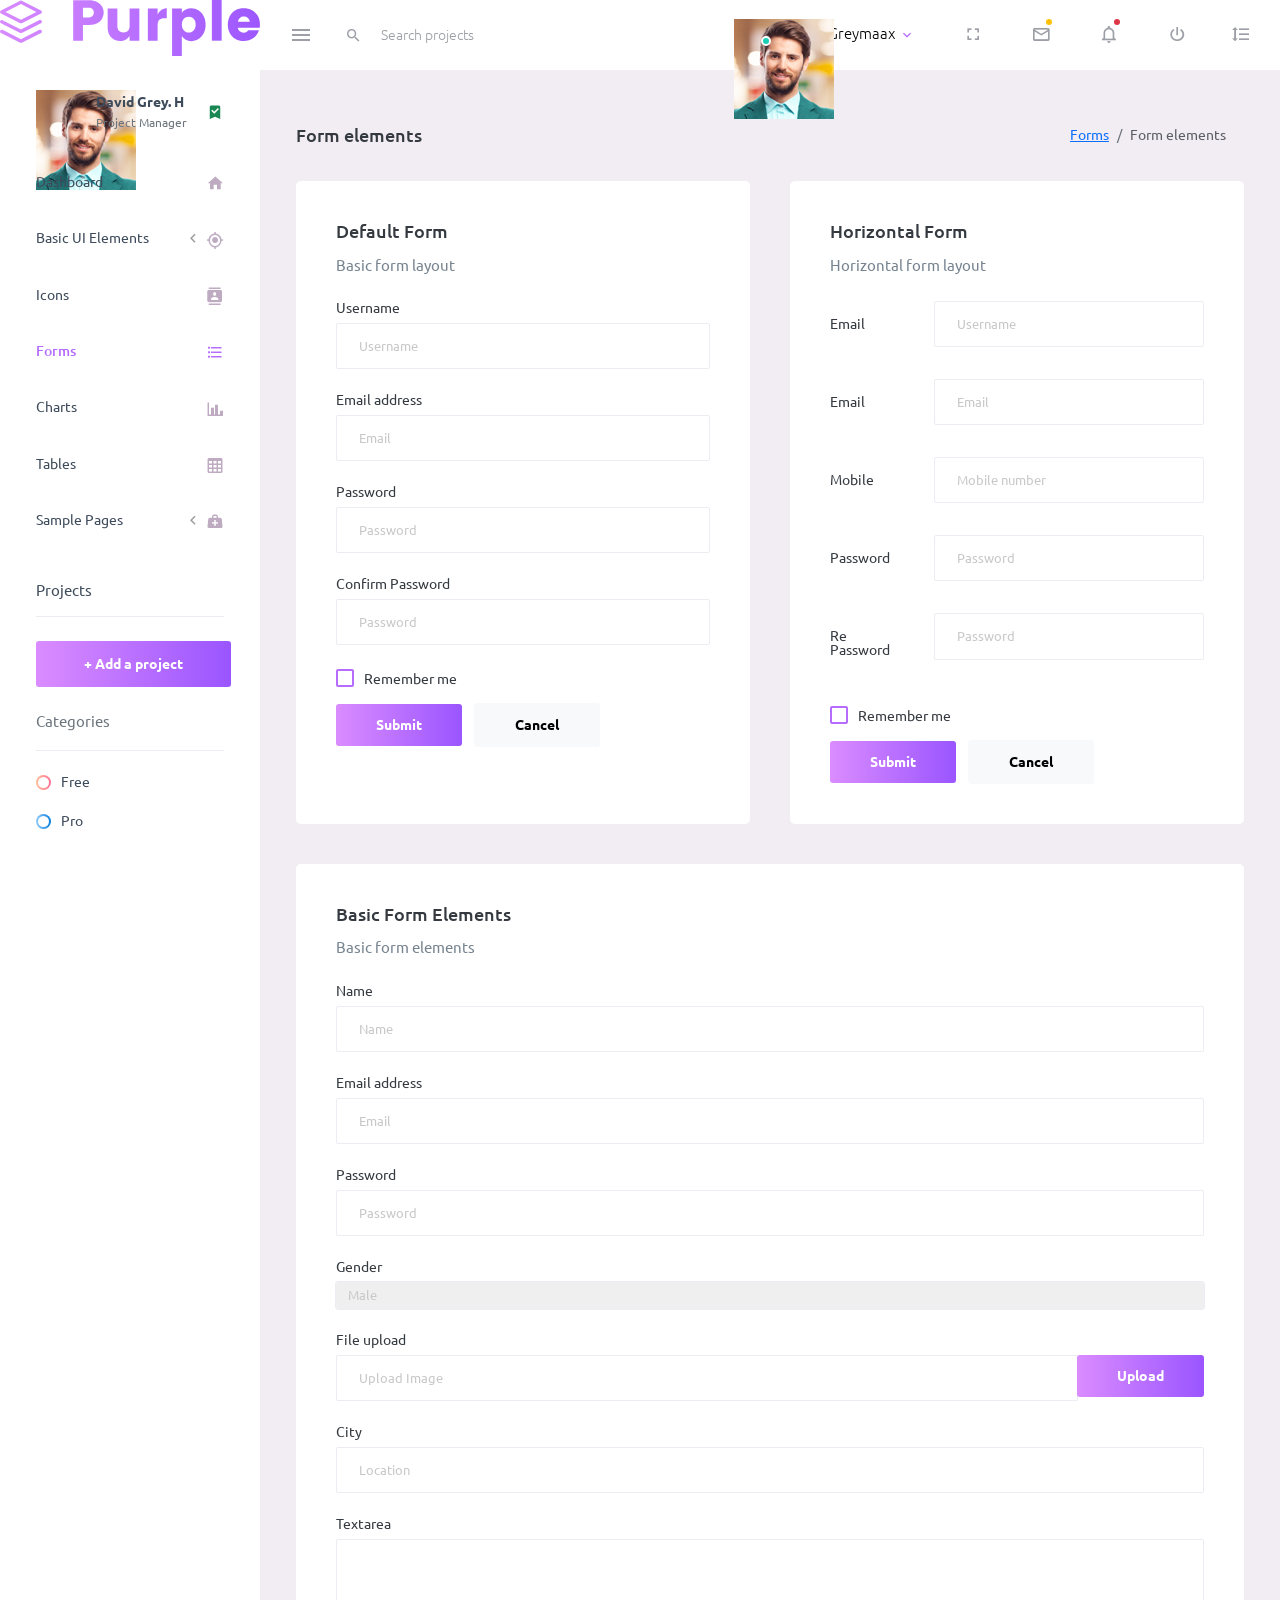
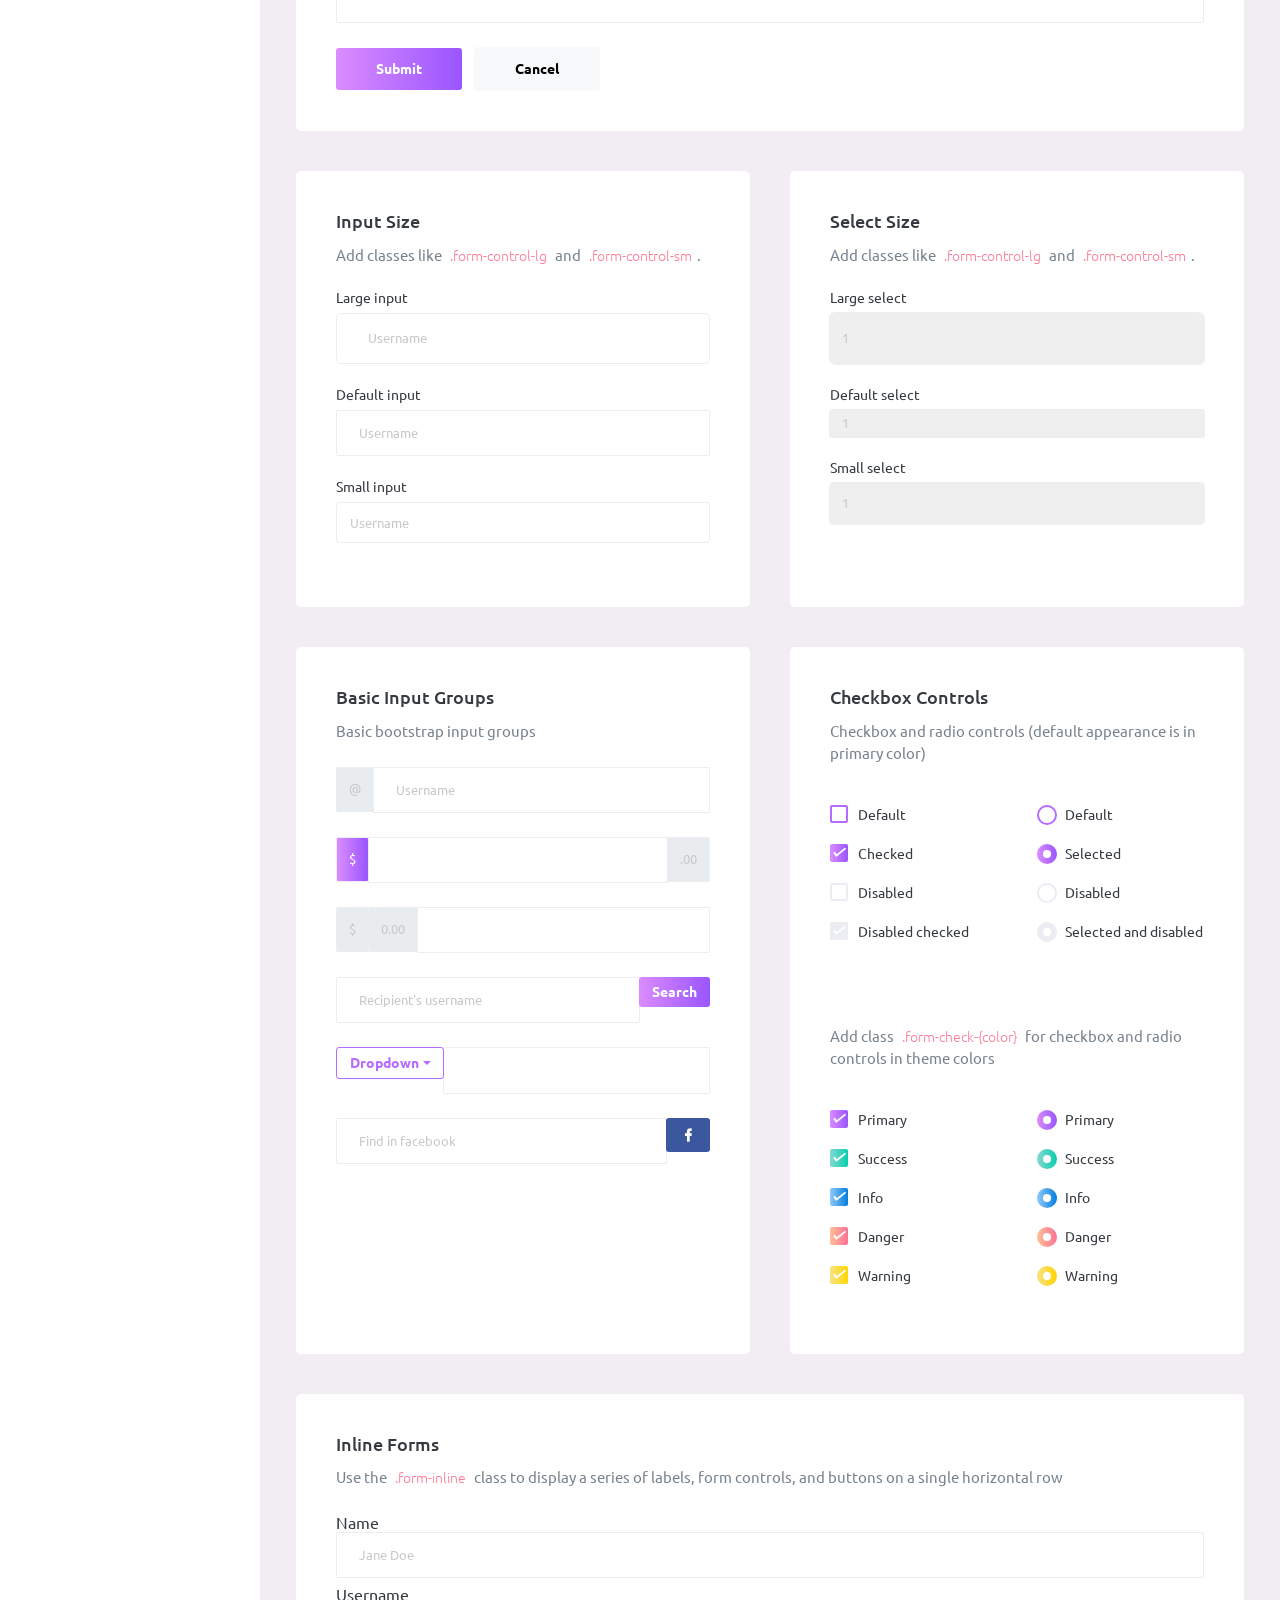
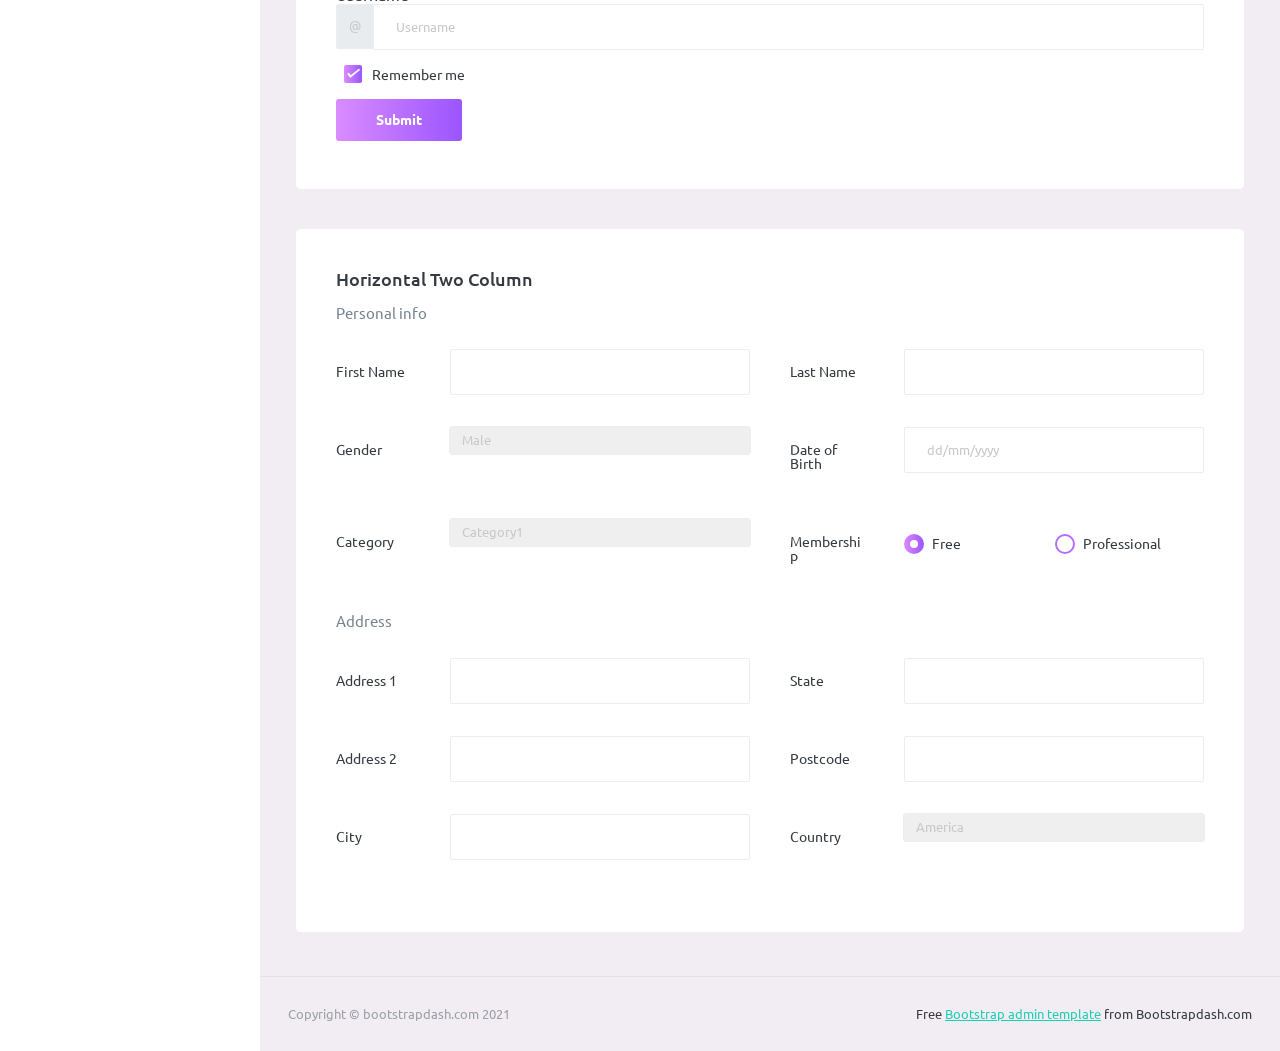
<file: BTL_ASPDotNet2022/wwwroot/PurpleAdmin/pages/forms/basic_elements.html>
<!DOCTYPE html>
<html lang="en">
  <head>
    <!-- Required meta tags -->
    <meta charset="utf-8">
    <meta name="viewport" content="width=device-width, initial-scale=1, shrink-to-fit=no">
    <title>Purple Admin</title>
    <!-- plugins:css -->
    <link rel="stylesheet" href="../../assets/vendors/mdi/css/materialdesignicons.min.css">
    <link rel="stylesheet" href="../../assets/vendors/css/vendor.bundle.base.css">
    <!-- endinject -->
    <!-- Plugin css for this page -->
    <!-- End plugin css for this page -->
    <!-- inject:css -->
    <!-- endinject -->
    <!-- Layout styles -->
    <link rel="stylesheet" href="../../assets/css/style.css">
    <!-- End layout styles -->
    <link rel="shortcut icon" href="../../assets/images/favicon.ico" />
  </head>
  <body>
    <div class="container-scroller">
      <!-- partial:../../partials/_navbar.html -->
      <nav class="navbar default-layout-navbar col-lg-12 col-12 p-0 fixed-top d-flex flex-row">
        <div class="text-center navbar-brand-wrapper d-flex align-items-center justify-content-center">
          <a class="navbar-brand brand-logo" href="../../index.html"><img src="../../assets/images/logo.svg" alt="logo" /></a>
          <a class="navbar-brand brand-logo-mini" href="../../index.html"><img src="../../assets/images/logo-mini.svg" alt="logo" /></a>
        </div>
        <div class="navbar-menu-wrapper d-flex align-items-stretch">
          <button class="navbar-toggler navbar-toggler align-self-center" type="button" data-toggle="minimize">
            <span class="mdi mdi-menu"></span>
          </button>
          <div class="search-field d-none d-md-block">
            <form class="d-flex align-items-center h-100" action="#">
              <div class="input-group">
                <div class="input-group-prepend bg-transparent">
                  <i class="input-group-text border-0 mdi mdi-magnify"></i>
                </div>
                <input type="text" class="form-control bg-transparent border-0" placeholder="Search projects">
              </div>
            </form>
          </div>
          <ul class="navbar-nav navbar-nav-right">
            <li class="nav-item nav-profile dropdown">
              <a class="nav-link dropdown-toggle" id="profileDropdown" href="#" data-bs-toggle="dropdown" aria-expanded="false">
                <div class="nav-profile-img">
                  <img src="../../assets/images/faces/face1.jpg" alt="image">
                  <span class="availability-status online"></span>
                </div>
                <div class="nav-profile-text">
                  <p class="mb-1 text-black">David Greymaax</p>
                </div>
              </a>
              <div class="dropdown-menu navbar-dropdown" aria-labelledby="profileDropdown">
                <a class="dropdown-item" href="#">
                  <i class="mdi mdi-cached me-2 text-success"></i> Activity Log </a>
                <div class="dropdown-divider"></div>
                <a class="dropdown-item" href="#">
                  <i class="mdi mdi-logout me-2 text-primary"></i> Signout </a>
              </div>
            </li>
            <li class="nav-item d-none d-lg-block full-screen-link">
              <a class="nav-link">
                <i class="mdi mdi-fullscreen" id="fullscreen-button"></i>
              </a>
            </li>
            <li class="nav-item dropdown">
              <a class="nav-link count-indicator dropdown-toggle" id="messageDropdown" href="#" data-bs-toggle="dropdown" aria-expanded="false">
                <i class="mdi mdi-email-outline"></i>
                <span class="count-symbol bg-warning"></span>
              </a>
              <div class="dropdown-menu dropdown-menu-right navbar-dropdown preview-list" aria-labelledby="messageDropdown">
                <h6 class="p-3 mb-0">Messages</h6>
                <div class="dropdown-divider"></div>
                <a class="dropdown-item preview-item">
                  <div class="preview-thumbnail">
                    <img src="../../assets/images/faces/face4.jpg" alt="image" class="profile-pic">
                  </div>
                  <div class="preview-item-content d-flex align-items-start flex-column justify-content-center">
                    <h6 class="preview-subject ellipsis mb-1 font-weight-normal">Mark send you a message</h6>
                    <p class="text-gray mb-0"> 1 Minutes ago </p>
                  </div>
                </a>
                <div class="dropdown-divider"></div>
                <a class="dropdown-item preview-item">
                  <div class="preview-thumbnail">
                    <img src="../../assets/images/faces/face2.jpg" alt="image" class="profile-pic">
                  </div>
                  <div class="preview-item-content d-flex align-items-start flex-column justify-content-center">
                    <h6 class="preview-subject ellipsis mb-1 font-weight-normal">Cregh send you a message</h6>
                    <p class="text-gray mb-0"> 15 Minutes ago </p>
                  </div>
                </a>
                <div class="dropdown-divider"></div>
                <a class="dropdown-item preview-item">
                  <div class="preview-thumbnail">
                    <img src="../../assets/images/faces/face3.jpg" alt="image" class="profile-pic">
                  </div>
                  <div class="preview-item-content d-flex align-items-start flex-column justify-content-center">
                    <h6 class="preview-subject ellipsis mb-1 font-weight-normal">Profile picture updated</h6>
                    <p class="text-gray mb-0"> 18 Minutes ago </p>
                  </div>
                </a>
                <div class="dropdown-divider"></div>
                <h6 class="p-3 mb-0 text-center">4 new messages</h6>
              </div>
            </li>
            <li class="nav-item dropdown">
              <a class="nav-link count-indicator dropdown-toggle" id="notificationDropdown" href="#" data-bs-toggle="dropdown">
                <i class="mdi mdi-bell-outline"></i>
                <span class="count-symbol bg-danger"></span>
              </a>
              <div class="dropdown-menu dropdown-menu-right navbar-dropdown preview-list" aria-labelledby="notificationDropdown">
                <h6 class="p-3 mb-0">Notifications</h6>
                <div class="dropdown-divider"></div>
                <a class="dropdown-item preview-item">
                  <div class="preview-thumbnail">
                    <div class="preview-icon bg-success">
                      <i class="mdi mdi-calendar"></i>
                    </div>
                  </div>
                  <div class="preview-item-content d-flex align-items-start flex-column justify-content-center">
                    <h6 class="preview-subject font-weight-normal mb-1">Event today</h6>
                    <p class="text-gray ellipsis mb-0"> Just a reminder that you have an event today </p>
                  </div>
                </a>
                <div class="dropdown-divider"></div>
                <a class="dropdown-item preview-item">
                  <div class="preview-thumbnail">
                    <div class="preview-icon bg-warning">
                      <i class="mdi mdi-settings"></i>
                    </div>
                  </div>
                  <div class="preview-item-content d-flex align-items-start flex-column justify-content-center">
                    <h6 class="preview-subject font-weight-normal mb-1">Settings</h6>
                    <p class="text-gray ellipsis mb-0"> Update dashboard </p>
                  </div>
                </a>
                <div class="dropdown-divider"></div>
                <a class="dropdown-item preview-item">
                  <div class="preview-thumbnail">
                    <div class="preview-icon bg-info">
                      <i class="mdi mdi-link-variant"></i>
                    </div>
                  </div>
                  <div class="preview-item-content d-flex align-items-start flex-column justify-content-center">
                    <h6 class="preview-subject font-weight-normal mb-1">Launch Admin</h6>
                    <p class="text-gray ellipsis mb-0"> New admin wow! </p>
                  </div>
                </a>
                <div class="dropdown-divider"></div>
                <h6 class="p-3 mb-0 text-center">See all notifications</h6>
              </div>
            </li>
            <li class="nav-item nav-logout d-none d-lg-block">
              <a class="nav-link" href="#">
                <i class="mdi mdi-power"></i>
              </a>
            </li>
            <li class="nav-item nav-settings d-none d-lg-block">
              <a class="nav-link" href="#">
                <i class="mdi mdi-format-line-spacing"></i>
              </a>
            </li>
          </ul>
          <button class="navbar-toggler navbar-toggler-right d-lg-none align-self-center" type="button" data-toggle="offcanvas">
            <span class="mdi mdi-menu"></span>
          </button>
        </div>
      </nav>
      <!-- partial -->
      <div class="container-fluid page-body-wrapper">
        <!-- partial:../../partials/_sidebar.html -->
        <nav class="sidebar sidebar-offcanvas" id="sidebar">
          <ul class="nav">
            <li class="nav-item nav-profile">
              <a href="#" class="nav-link">
                <div class="nav-profile-image">
                  <img src="../../assets/images/faces/face1.jpg" alt="profile">
                  <span class="login-status online"></span>
                  <!--change to offline or busy as needed-->
                </div>
                <div class="nav-profile-text d-flex flex-column">
                  <span class="font-weight-bold mb-2">David Grey. H</span>
                  <span class="text-secondary text-small">Project Manager</span>
                </div>
                <i class="mdi mdi-bookmark-check text-success nav-profile-badge"></i>
              </a>
            </li>
            <li class="nav-item">
              <a class="nav-link" href="../../index.html">
                <span class="menu-title">Dashboard</span>
                <i class="mdi mdi-home menu-icon"></i>
              </a>
            </li>
            <li class="nav-item">
              <a class="nav-link" data-bs-toggle="collapse" href="#ui-basic" aria-expanded="false" aria-controls="ui-basic">
                <span class="menu-title">Basic UI Elements</span>
                <i class="menu-arrow"></i>
                <i class="mdi mdi-crosshairs-gps menu-icon"></i>
              </a>
              <div class="collapse" id="ui-basic">
                <ul class="nav flex-column sub-menu">
                  <li class="nav-item"> <a class="nav-link" href="../../pages/ui-features/buttons.html">Buttons</a></li>
                  <li class="nav-item"> <a class="nav-link" href="../../pages/ui-features/typography.html">Typography</a></li>
                </ul>
              </div>
            </li>
            <li class="nav-item">
              <a class="nav-link" href="../../pages/icons/mdi.html">
                <span class="menu-title">Icons</span>
                <i class="mdi mdi-contacts menu-icon"></i>
              </a>
            </li>
            <li class="nav-item">
              <a class="nav-link" href="../../pages/forms/basic_elements.html">
                <span class="menu-title">Forms</span>
                <i class="mdi mdi-format-list-bulleted menu-icon"></i>
              </a>
            </li>
            <li class="nav-item">
              <a class="nav-link" href="../../pages/charts/chartjs.html">
                <span class="menu-title">Charts</span>
                <i class="mdi mdi-chart-bar menu-icon"></i>
              </a>
            </li>
            <li class="nav-item">
              <a class="nav-link" href="../../pages/tables/basic-table.html">
                <span class="menu-title">Tables</span>
                <i class="mdi mdi-table-large menu-icon"></i>
              </a>
            </li>
            <li class="nav-item">
              <a class="nav-link" data-bs-toggle="collapse" href="#general-pages" aria-expanded="false" aria-controls="general-pages">
                <span class="menu-title">Sample Pages</span>
                <i class="menu-arrow"></i>
                <i class="mdi mdi-medical-bag menu-icon"></i>
              </a>
              <div class="collapse" id="general-pages">
                <ul class="nav flex-column sub-menu">
                  <li class="nav-item"> <a class="nav-link" href="../../pages/samples/blank-page.html"> Blank Page </a></li>
                  <li class="nav-item"> <a class="nav-link" href="../../pages/samples/login.html"> Login </a></li>
                  <li class="nav-item"> <a class="nav-link" href="../../pages/samples/register.html"> Register </a></li>
                  <li class="nav-item"> <a class="nav-link" href="../../pages/samples/error-404.html"> 404 </a></li>
                  <li class="nav-item"> <a class="nav-link" href="../../pages/samples/error-500.html"> 500 </a></li>
                </ul>
              </div>
            </li>
            <li class="nav-item sidebar-actions">
              <span class="nav-link">
                <div class="border-bottom">
                  <h6 class="font-weight-normal mb-3">Projects</h6>
                </div>
                <button class="btn btn-block btn-lg btn-gradient-primary mt-4">+ Add a project</button>
                <div class="mt-4">
                  <div class="border-bottom">
                    <p class="text-secondary">Categories</p>
                  </div>
                  <ul class="gradient-bullet-list mt-4">
                    <li>Free</li>
                    <li>Pro</li>
                  </ul>
                </div>
              </span>
            </li>
          </ul>
        </nav>
        <!-- partial -->
        <div class="main-panel">
          <div class="content-wrapper">
            <div class="page-header">
              <h3 class="page-title"> Form elements </h3>
              <nav aria-label="breadcrumb">
                <ol class="breadcrumb">
                  <li class="breadcrumb-item"><a href="#">Forms</a></li>
                  <li class="breadcrumb-item active" aria-current="page">Form elements</li>
                </ol>
              </nav>
            </div>
            <div class="row">
              <div class="col-md-6 grid-margin stretch-card">
                <div class="card">
                  <div class="card-body">
                    <h4 class="card-title">Default form</h4>
                    <p class="card-description"> Basic form layout </p>
                    <form class="forms-sample">
                      <div class="form-group">
                        <label for="exampleInputUsername1">Username</label>
                        <input type="text" class="form-control" id="exampleInputUsername1" placeholder="Username">
                      </div>
                      <div class="form-group">
                        <label for="exampleInputEmail1">Email address</label>
                        <input type="email" class="form-control" id="exampleInputEmail1" placeholder="Email">
                      </div>
                      <div class="form-group">
                        <label for="exampleInputPassword1">Password</label>
                        <input type="password" class="form-control" id="exampleInputPassword1" placeholder="Password">
                      </div>
                      <div class="form-group">
                        <label for="exampleInputConfirmPassword1">Confirm Password</label>
                        <input type="password" class="form-control" id="exampleInputConfirmPassword1" placeholder="Password">
                      </div>
                      <div class="form-check form-check-flat form-check-primary">
                        <label class="form-check-label">
                          <input type="checkbox" class="form-check-input"> Remember me </label>
                      </div>
                      <button type="submit" class="btn btn-gradient-primary me-2">Submit</button>
                      <button class="btn btn-light">Cancel</button>
                    </form>
                  </div>
                </div>
              </div>
              <div class="col-md-6 grid-margin stretch-card">
                <div class="card">
                  <div class="card-body">
                    <h4 class="card-title">Horizontal Form</h4>
                    <p class="card-description"> Horizontal form layout </p>
                    <form class="forms-sample">
                      <div class="form-group row">
                        <label for="exampleInputUsername2" class="col-sm-3 col-form-label">Email</label>
                        <div class="col-sm-9">
                          <input type="text" class="form-control" id="exampleInputUsername2" placeholder="Username">
                        </div>
                      </div>
                      <div class="form-group row">
                        <label for="exampleInputEmail2" class="col-sm-3 col-form-label">Email</label>
                        <div class="col-sm-9">
                          <input type="email" class="form-control" id="exampleInputEmail2" placeholder="Email">
                        </div>
                      </div>
                      <div class="form-group row">
                        <label for="exampleInputMobile" class="col-sm-3 col-form-label">Mobile</label>
                        <div class="col-sm-9">
                          <input type="text" class="form-control" id="exampleInputMobile" placeholder="Mobile number">
                        </div>
                      </div>
                      <div class="form-group row">
                        <label for="exampleInputPassword2" class="col-sm-3 col-form-label">Password</label>
                        <div class="col-sm-9">
                          <input type="password" class="form-control" id="exampleInputPassword2" placeholder="Password">
                        </div>
                      </div>
                      <div class="form-group row">
                        <label for="exampleInputConfirmPassword2" class="col-sm-3 col-form-label">Re Password</label>
                        <div class="col-sm-9">
                          <input type="password" class="form-control" id="exampleInputConfirmPassword2" placeholder="Password">
                        </div>
                      </div>
                      <div class="form-check form-check-flat form-check-primary">
                        <label class="form-check-label">
                          <input type="checkbox" class="form-check-input"> Remember me </label>
                      </div>
                      <button type="submit" class="btn btn-gradient-primary me-2">Submit</button>
                      <button class="btn btn-light">Cancel</button>
                    </form>
                  </div>
                </div>
              </div>
              <div class="col-12 grid-margin stretch-card">
                <div class="card">
                  <div class="card-body">
                    <h4 class="card-title">Basic form elements</h4>
                    <p class="card-description"> Basic form elements </p>
                    <form class="forms-sample">
                      <div class="form-group">
                        <label for="exampleInputName1">Name</label>
                        <input type="text" class="form-control" id="exampleInputName1" placeholder="Name">
                      </div>
                      <div class="form-group">
                        <label for="exampleInputEmail3">Email address</label>
                        <input type="email" class="form-control" id="exampleInputEmail3" placeholder="Email">
                      </div>
                      <div class="form-group">
                        <label for="exampleInputPassword4">Password</label>
                        <input type="password" class="form-control" id="exampleInputPassword4" placeholder="Password">
                      </div>
                      <div class="form-group">
                        <label for="exampleSelectGender">Gender</label>
                        <select class="form-control" id="exampleSelectGender">
                          <option>Male</option>
                          <option>Female</option>
                        </select>
                      </div>
                      <div class="form-group">
                        <label>File upload</label>
                        <input type="file" name="img[]" class="file-upload-default">
                        <div class="input-group col-xs-12">
                          <input type="text" class="form-control file-upload-info" disabled placeholder="Upload Image">
                          <span class="input-group-append">
                            <button class="file-upload-browse btn btn-gradient-primary" type="button">Upload</button>
                          </span>
                        </div>
                      </div>
                      <div class="form-group">
                        <label for="exampleInputCity1">City</label>
                        <input type="text" class="form-control" id="exampleInputCity1" placeholder="Location">
                      </div>
                      <div class="form-group">
                        <label for="exampleTextarea1">Textarea</label>
                        <textarea class="form-control" id="exampleTextarea1" rows="4"></textarea>
                      </div>
                      <button type="submit" class="btn btn-gradient-primary me-2">Submit</button>
                      <button class="btn btn-light">Cancel</button>
                    </form>
                  </div>
                </div>
              </div>
              <div class="col-md-6 grid-margin stretch-card">
                <div class="card">
                  <div class="card-body">
                    <h4 class="card-title">Input size</h4>
                    <p class="card-description"> Add classes like <code>.form-control-lg</code> and <code>.form-control-sm</code>. </p>
                    <div class="form-group">
                      <label>Large input</label>
                      <input type="text" class="form-control form-control-lg" placeholder="Username" aria-label="Username">
                    </div>
                    <div class="form-group">
                      <label>Default input</label>
                      <input type="text" class="form-control" placeholder="Username" aria-label="Username">
                    </div>
                    <div class="form-group">
                      <label>Small input</label>
                      <input type="text" class="form-control form-control-sm" placeholder="Username" aria-label="Username">
                    </div>
                  </div>
                </div>
              </div>
              <div class="col-md-6 grid-margin stretch-card">
                <div class="card">
                  <div class="card-body">
                    <h4 class="card-title">Select size</h4>
                    <p class="card-description"> Add classes like <code>.form-control-lg</code> and <code>.form-control-sm</code>. </p>
                    <div class="form-group">
                      <label for="exampleFormControlSelect1">Large select</label>
                      <select class="form-control form-control-lg" id="exampleFormControlSelect1">
                        <option>1</option>
                        <option>2</option>
                        <option>3</option>
                        <option>4</option>
                        <option>5</option>
                      </select>
                    </div>
                    <div class="form-group">
                      <label for="exampleFormControlSelect2">Default select</label>
                      <select class="form-control" id="exampleFormControlSelect2">
                        <option>1</option>
                        <option>2</option>
                        <option>3</option>
                        <option>4</option>
                        <option>5</option>
                      </select>
                    </div>
                    <div class="form-group">
                      <label for="exampleFormControlSelect3">Small select</label>
                      <select class="form-control form-control-sm" id="exampleFormControlSelect3">
                        <option>1</option>
                        <option>2</option>
                        <option>3</option>
                        <option>4</option>
                        <option>5</option>
                      </select>
                    </div>
                  </div>
                </div>
              </div>
              <div class="col-md-6 grid-margin stretch-card">
                <div class="card">
                  <div class="card-body">
                    <h4 class="card-title">Basic input groups</h4>
                    <p class="card-description"> Basic bootstrap input groups </p>
                    <div class="form-group">
                      <div class="input-group">
                        <div class="input-group-prepend">
                          <span class="input-group-text">@</span>
                        </div>
                        <input type="text" class="form-control" placeholder="Username" aria-label="Username" aria-describedby="basic-addon1">
                      </div>
                    </div>
                    <div class="form-group">
                      <div class="input-group">
                        <div class="input-group-prepend">
                          <span class="input-group-text bg-gradient-primary text-white">$</span>
                        </div>
                        <input type="text" class="form-control" aria-label="Amount (to the nearest dollar)">
                        <div class="input-group-append">
                          <span class="input-group-text">.00</span>
                        </div>
                      </div>
                    </div>
                    <div class="form-group">
                      <div class="input-group">
                        <div class="input-group-prepend">
                          <span class="input-group-text">$</span>
                        </div>
                        <div class="input-group-prepend">
                          <span class="input-group-text">0.00</span>
                        </div>
                        <input type="text" class="form-control" aria-label="Amount (to the nearest dollar)">
                      </div>
                    </div>
                    <div class="form-group">
                      <div class="input-group">
                        <input type="text" class="form-control" placeholder="Recipient's username" aria-label="Recipient's username" aria-describedby="basic-addon2">
                        <div class="input-group-append">
                          <button class="btn btn-sm btn-gradient-primary" type="button">Search</button>
                        </div>
                      </div>
                    </div>
                    <div class="form-group">
                      <div class="input-group">
                        <div class="input-group-prepend">
                          <button class="btn btn-sm btn-outline-primary dropdown-toggle" type="button" data-bs-toggle="dropdown" aria-haspopup="true" aria-expanded="false">Dropdown</button>
                          <div class="dropdown-menu">
                            <a class="dropdown-item" href="#">Action</a>
                            <a class="dropdown-item" href="#">Another action</a>
                            <a class="dropdown-item" href="#">Something else here</a>
                            <div role="separator" class="dropdown-divider"></div>
                            <a class="dropdown-item" href="#">Separated link</a>
                          </div>
                        </div>
                        <input type="text" class="form-control" aria-label="Text input with dropdown button">
                      </div>
                    </div>
                    <div class="form-group">
                      <div class="input-group">
                        <input type="text" class="form-control" placeholder="Find in facebook" aria-label="Recipient's username" aria-describedby="basic-addon2">
                        <div class="input-group-append">
                          <button class="btn btn-sm btn-facebook" type="button">
                            <i class="mdi mdi-facebook"></i>
                          </button>
                        </div>
                      </div>
                    </div>
                  </div>
                </div>
              </div>
              <div class="col-md-6 grid-margin stretch-card">
                <div class="card">
                  <div class="card-body">
                    <h4 class="card-title">Checkbox Controls</h4>
                    <p class="card-description">Checkbox and radio controls (default appearance is in primary color)</p>
                    <form>
                      <div class="row">
                        <div class="col-md-6">
                          <div class="form-group">
                            <div class="form-check">
                              <label class="form-check-label">
                                <input type="checkbox" class="form-check-input"> Default </label>
                            </div>
                            <div class="form-check">
                              <label class="form-check-label">
                                <input type="checkbox" class="form-check-input" checked> Checked </label>
                            </div>
                            <div class="form-check">
                              <label class="form-check-label">
                                <input type="checkbox" class="form-check-input" disabled> Disabled </label>
                            </div>
                            <div class="form-check">
                              <label class="form-check-label">
                                <input type="checkbox" class="form-check-input" disabled checked> Disabled checked </label>
                            </div>
                          </div>
                        </div>
                        <div class="col-md-6">
                          <div class="form-group">
                            <div class="form-check">
                              <label class="form-check-label">
                                <input type="radio" class="form-check-input" name="optionsRadios" id="optionsRadios1" value=""> Default </label>
                            </div>
                            <div class="form-check">
                              <label class="form-check-label">
                                <input type="radio" class="form-check-input" name="optionsRadios" id="optionsRadios2" value="option2" checked> Selected </label>
                            </div>
                            <div class="form-check">
                              <label class="form-check-label">
                                <input type="radio" class="form-check-input" name="optionsRadios2" id="optionsRadios3" value="option3" disabled> Disabled </label>
                            </div>
                            <div class="form-check">
                              <label class="form-check-label">
                                <input type="radio" class="form-check-input" name="optionsRadio2" id="optionsRadios4" value="option4" disabled checked> Selected and disabled </label>
                            </div>
                          </div>
                        </div>
                      </div>
                    </form>
                  </div>
                  <div class="card-body">
                    <p class="card-description">Add class <code>.form-check-{color}</code> for checkbox and radio controls in theme colors</p>
                    <form>
                      <div class="row">
                        <div class="col-md-6">
                          <div class="form-group">
                            <div class="form-check form-check-primary">
                              <label class="form-check-label">
                                <input type="checkbox" class="form-check-input" checked> Primary </label>
                            </div>
                            <div class="form-check form-check-success">
                              <label class="form-check-label">
                                <input type="checkbox" class="form-check-input" checked> Success </label>
                            </div>
                            <div class="form-check form-check-info">
                              <label class="form-check-label">
                                <input type="checkbox" class="form-check-input" checked> Info </label>
                            </div>
                            <div class="form-check form-check-danger">
                              <label class="form-check-label">
                                <input type="checkbox" class="form-check-input" checked> Danger </label>
                            </div>
                            <div class="form-check form-check-warning">
                              <label class="form-check-label">
                                <input type="checkbox" class="form-check-input" checked> Warning </label>
                            </div>
                          </div>
                        </div>
                        <div class="col-md-6">
                          <div class="form-group">
                            <div class="form-check form-check-primary">
                              <label class="form-check-label">
                                <input type="radio" class="form-check-input" name="ExampleRadio1" id="ExampleRadio1" checked> Primary </label>
                            </div>
                            <div class="form-check form-check-success">
                              <label class="form-check-label">
                                <input type="radio" class="form-check-input" name="ExampleRadio2" id="ExampleRadio2" checked> Success </label>
                            </div>
                            <div class="form-check form-check-info">
                              <label class="form-check-label">
                                <input type="radio" class="form-check-input" name="ExampleRadio3" id="ExampleRadio3" checked> Info </label>
                            </div>
                            <div class="form-check form-check-danger">
                              <label class="form-check-label">
                                <input type="radio" class="form-check-input" name="ExampleRadio4" id="ExampleRadio4" checked> Danger </label>
                            </div>
                            <div class="form-check form-check-warning">
                              <label class="form-check-label">
                                <input type="radio" class="form-check-input" name="ExampleRadio5" id="ExampleRadio5" checked> Warning </label>
                            </div>
                          </div>
                        </div>
                      </div>
                    </form>
                  </div>
                </div>
              </div>
              <div class="col-12 grid-margin stretch-card">
                <div class="card">
                  <div class="card-body">
                    <h4 class="card-title">Inline forms</h4>
                    <p class="card-description"> Use the <code>.form-inline</code> class to display a series of labels, form controls, and buttons on a single horizontal row </p>
                    <form class="form-inline">
                      <label class="sr-only" for="inlineFormInputName2">Name</label>
                      <input type="text" class="form-control mb-2 mr-sm-2" id="inlineFormInputName2" placeholder="Jane Doe">
                      <label class="sr-only" for="inlineFormInputGroupUsername2">Username</label>
                      <div class="input-group mb-2 mr-sm-2">
                        <div class="input-group-prepend">
                          <div class="input-group-text">@</div>
                        </div>
                        <input type="text" class="form-control" id="inlineFormInputGroupUsername2" placeholder="Username">
                      </div>
                      <div class="form-check mx-sm-2">
                        <label class="form-check-label">
                          <input type="checkbox" class="form-check-input" checked> Remember me </label>
                      </div>
                      <button type="submit" class="btn btn-gradient-primary mb-2">Submit</button>
                    </form>
                  </div>
                </div>
              </div>
              <div class="col-12">
                <div class="card">
                  <div class="card-body">
                    <h4 class="card-title">Horizontal Two column</h4>
                    <form class="form-sample">
                      <p class="card-description"> Personal info </p>
                      <div class="row">
                        <div class="col-md-6">
                          <div class="form-group row">
                            <label class="col-sm-3 col-form-label">First Name</label>
                            <div class="col-sm-9">
                              <input type="text" class="form-control" />
                            </div>
                          </div>
                        </div>
                        <div class="col-md-6">
                          <div class="form-group row">
                            <label class="col-sm-3 col-form-label">Last Name</label>
                            <div class="col-sm-9">
                              <input type="text" class="form-control" />
                            </div>
                          </div>
                        </div>
                      </div>
                      <div class="row">
                        <div class="col-md-6">
                          <div class="form-group row">
                            <label class="col-sm-3 col-form-label">Gender</label>
                            <div class="col-sm-9">
                              <select class="form-control">
                                <option>Male</option>
                                <option>Female</option>
                              </select>
                            </div>
                          </div>
                        </div>
                        <div class="col-md-6">
                          <div class="form-group row">
                            <label class="col-sm-3 col-form-label">Date of Birth</label>
                            <div class="col-sm-9">
                              <input class="form-control" placeholder="dd/mm/yyyy" />
                            </div>
                          </div>
                        </div>
                      </div>
                      <div class="row">
                        <div class="col-md-6">
                          <div class="form-group row">
                            <label class="col-sm-3 col-form-label">Category</label>
                            <div class="col-sm-9">
                              <select class="form-control">
                                <option>Category1</option>
                                <option>Category2</option>
                                <option>Category3</option>
                                <option>Category4</option>
                              </select>
                            </div>
                          </div>
                        </div>
                        <div class="col-md-6">
                          <div class="form-group row">
                            <label class="col-sm-3 col-form-label">Membership</label>
                            <div class="col-sm-4">
                              <div class="form-check">
                                <label class="form-check-label">
                                  <input type="radio" class="form-check-input" name="membershipRadios" id="membershipRadios1" value="" checked> Free </label>
                              </div>
                            </div>
                            <div class="col-sm-5">
                              <div class="form-check">
                                <label class="form-check-label">
                                  <input type="radio" class="form-check-input" name="membershipRadios" id="membershipRadios2" value="option2"> Professional </label>
                              </div>
                            </div>
                          </div>
                        </div>
                      </div>
                      <p class="card-description"> Address </p>
                      <div class="row">
                        <div class="col-md-6">
                          <div class="form-group row">
                            <label class="col-sm-3 col-form-label">Address 1</label>
                            <div class="col-sm-9">
                              <input type="text" class="form-control" />
                            </div>
                          </div>
                        </div>
                        <div class="col-md-6">
                          <div class="form-group row">
                            <label class="col-sm-3 col-form-label">State</label>
                            <div class="col-sm-9">
                              <input type="text" class="form-control" />
                            </div>
                          </div>
                        </div>
                      </div>
                      <div class="row">
                        <div class="col-md-6">
                          <div class="form-group row">
                            <label class="col-sm-3 col-form-label">Address 2</label>
                            <div class="col-sm-9">
                              <input type="text" class="form-control" />
                            </div>
                          </div>
                        </div>
                        <div class="col-md-6">
                          <div class="form-group row">
                            <label class="col-sm-3 col-form-label">Postcode</label>
                            <div class="col-sm-9">
                              <input type="text" class="form-control" />
                            </div>
                          </div>
                        </div>
                      </div>
                      <div class="row">
                        <div class="col-md-6">
                          <div class="form-group row">
                            <label class="col-sm-3 col-form-label">City</label>
                            <div class="col-sm-9">
                              <input type="text" class="form-control" />
                            </div>
                          </div>
                        </div>
                        <div class="col-md-6">
                          <div class="form-group row">
                            <label class="col-sm-3 col-form-label">Country</label>
                            <div class="col-sm-9">
                              <select class="form-control">
                                <option>America</option>
                                <option>Italy</option>
                                <option>Russia</option>
                                <option>Britain</option>
                              </select>
                            </div>
                          </div>
                        </div>
                      </div>
                    </form>
                  </div>
                </div>
              </div>
            </div>
          </div>
          <!-- content-wrapper ends -->
          <!-- partial:../../partials/_footer.html -->
          <footer class="footer">
            <div class="container-fluid d-flex justify-content-between">
              <span class="text-muted d-block text-center text-sm-start d-sm-inline-block">Copyright © bootstrapdash.com 2021</span>
              <span class="float-none float-sm-end mt-1 mt-sm-0 text-end"> Free <a href="https://www.bootstrapdash.com/bootstrap-admin-template/" target="_blank">Bootstrap admin template</a> from Bootstrapdash.com</span>
            </div>
          </footer>
          <!-- partial -->
        </div>
        <!-- main-panel ends -->
      </div>
      <!-- page-body-wrapper ends -->
    </div>
    <!-- container-scroller -->
    <!-- plugins:js -->
    <script src="../../assets/vendors/js/vendor.bundle.base.js"></script>
    <!-- endinject -->
    <!-- Plugin js for this page -->
    <!-- End plugin js for this page -->
    <!-- inject:js -->
    <script src="../../assets/js/off-canvas.js"></script>
    <script src="../../assets/js/hoverable-collapse.js"></script>
    <script src="../../assets/js/misc.js"></script>
    <!-- endinject -->
    <!-- Custom js for this page -->
    <script src="../../assets/js/file-upload.js"></script>
    <!-- End custom js for this page -->
  </body>
</html>
</file>
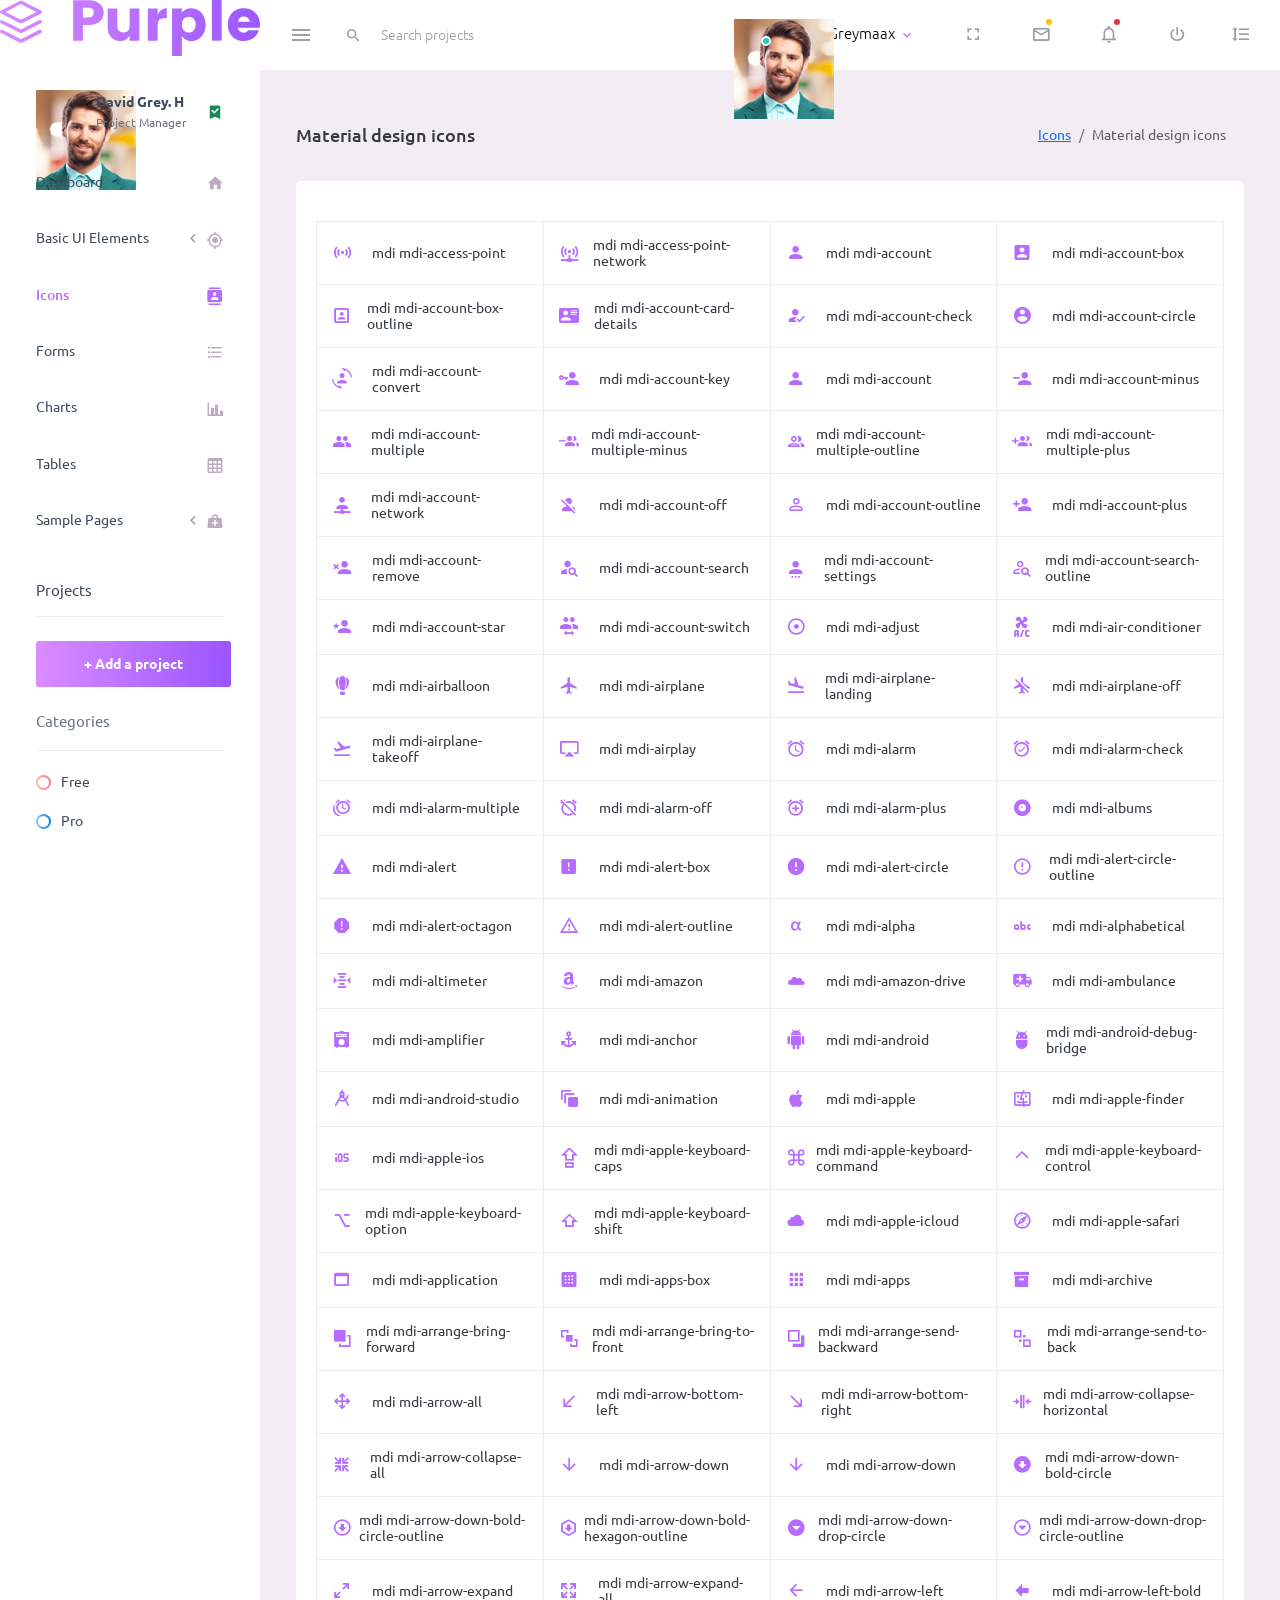
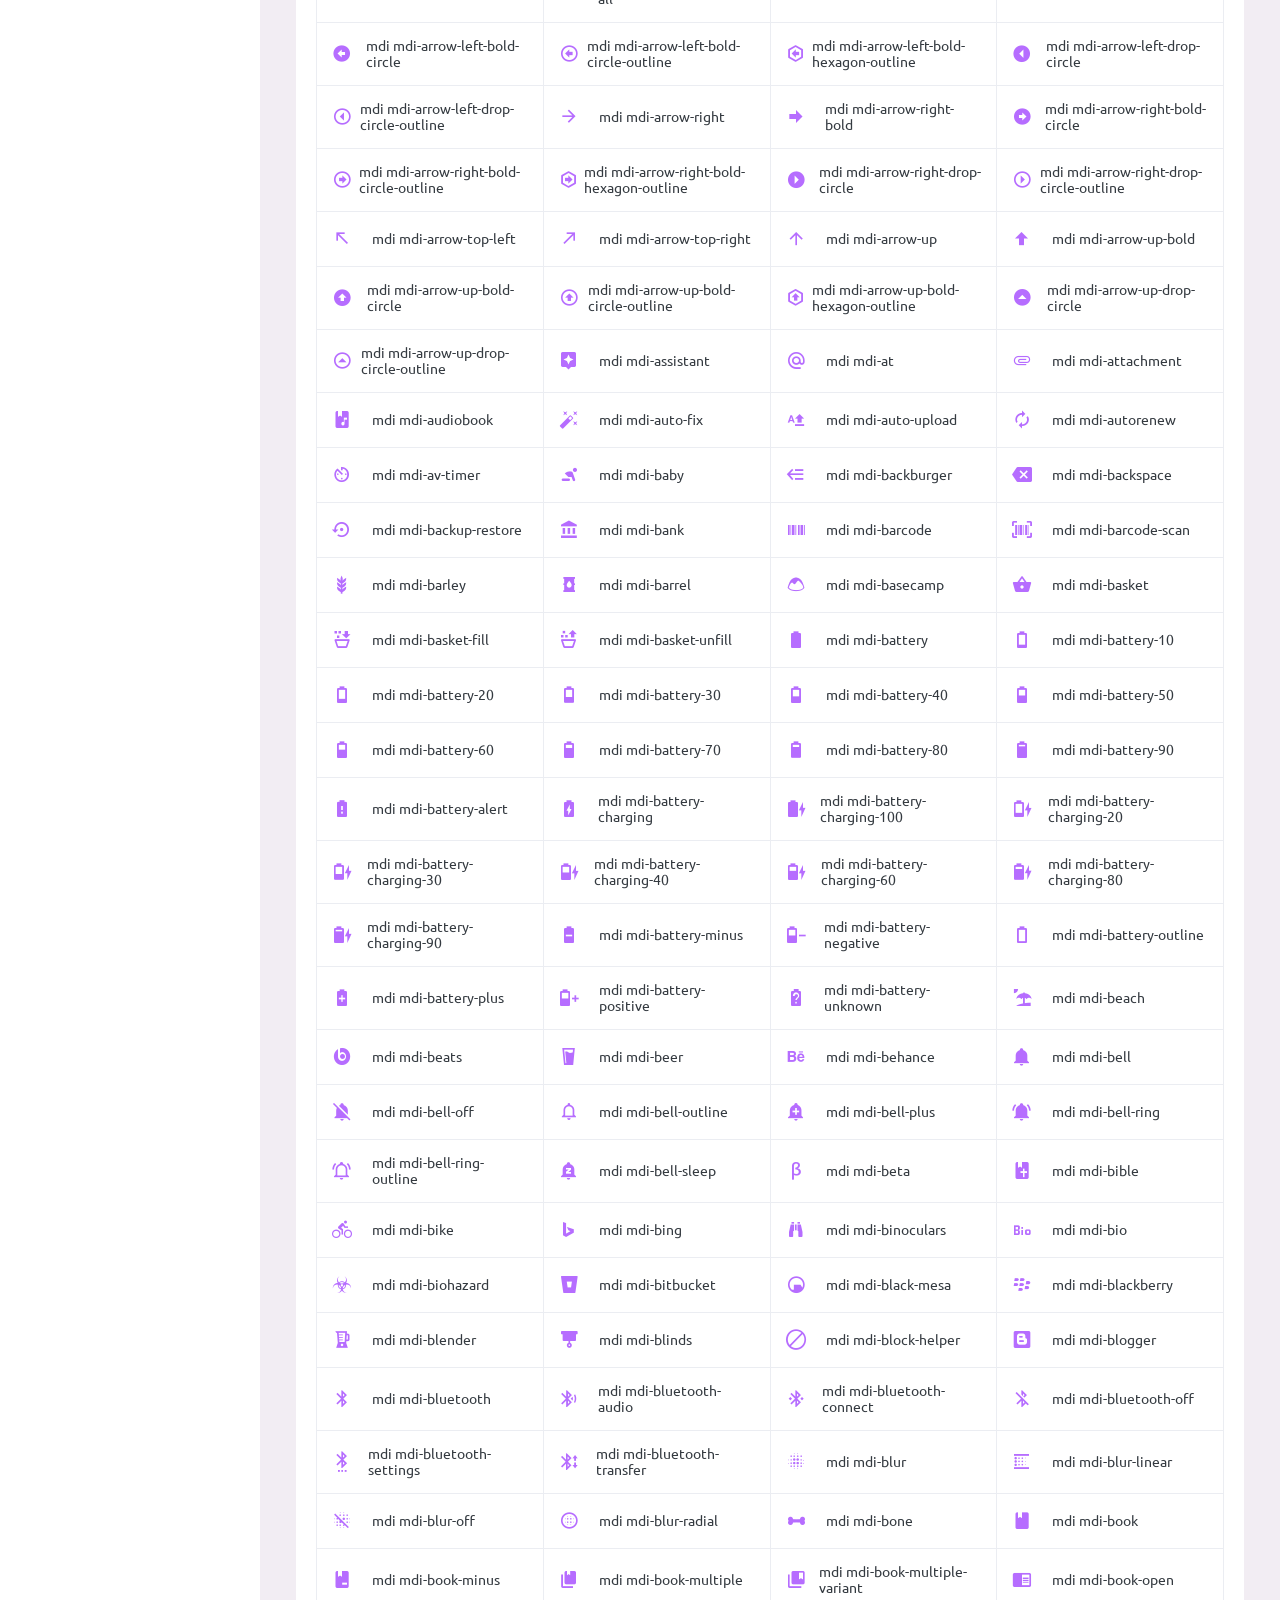
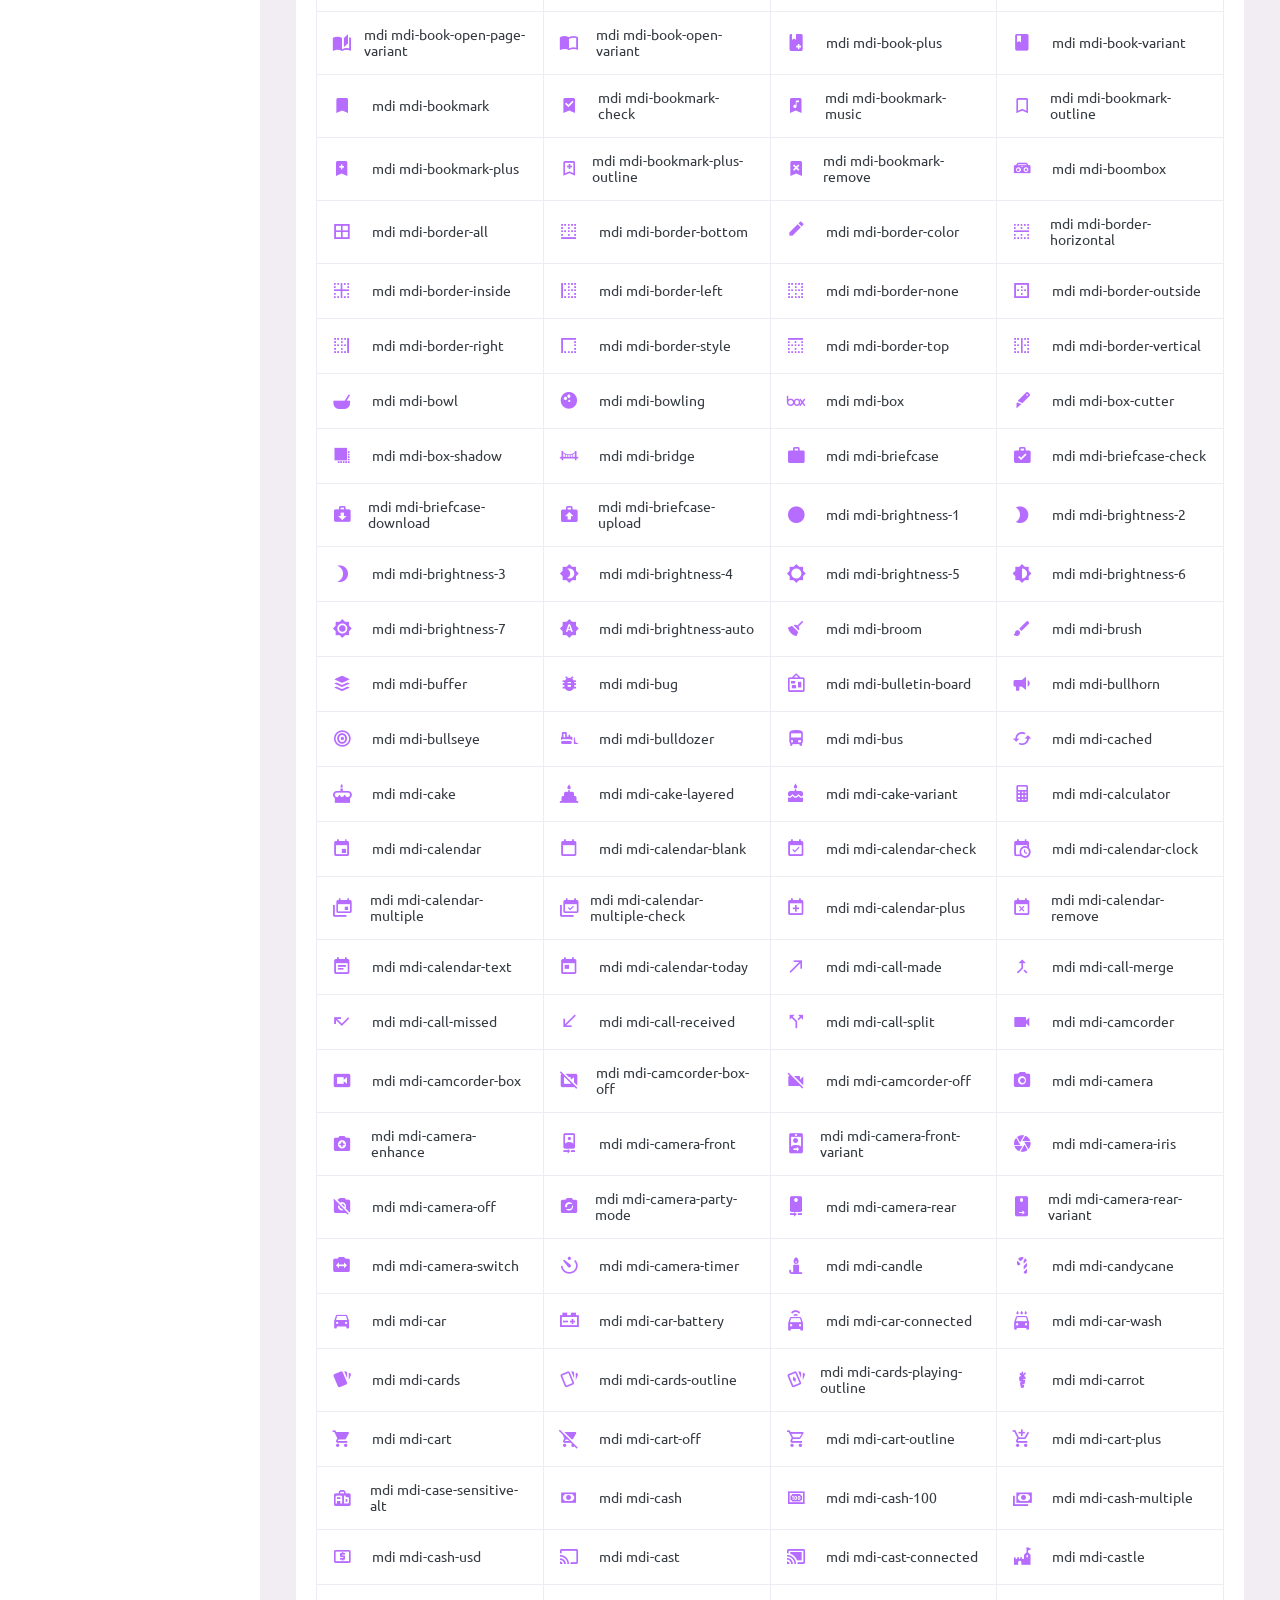
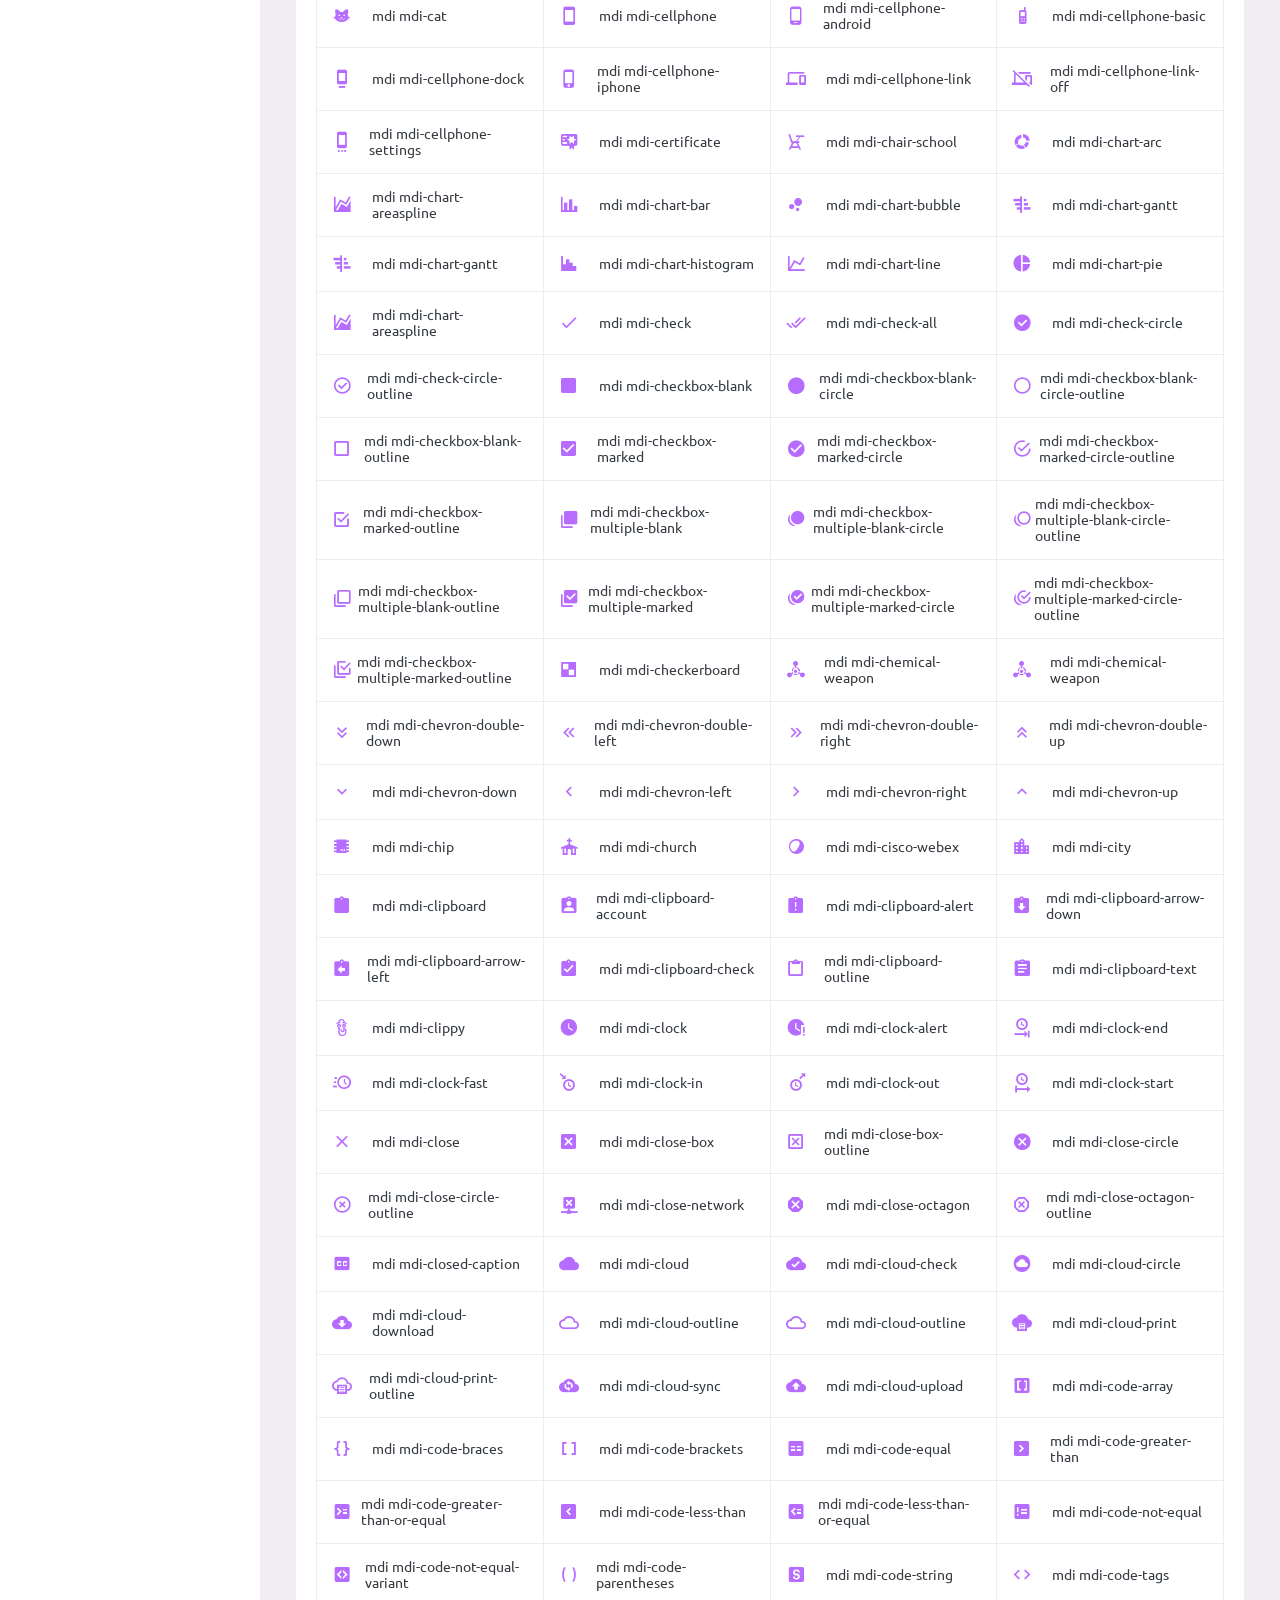
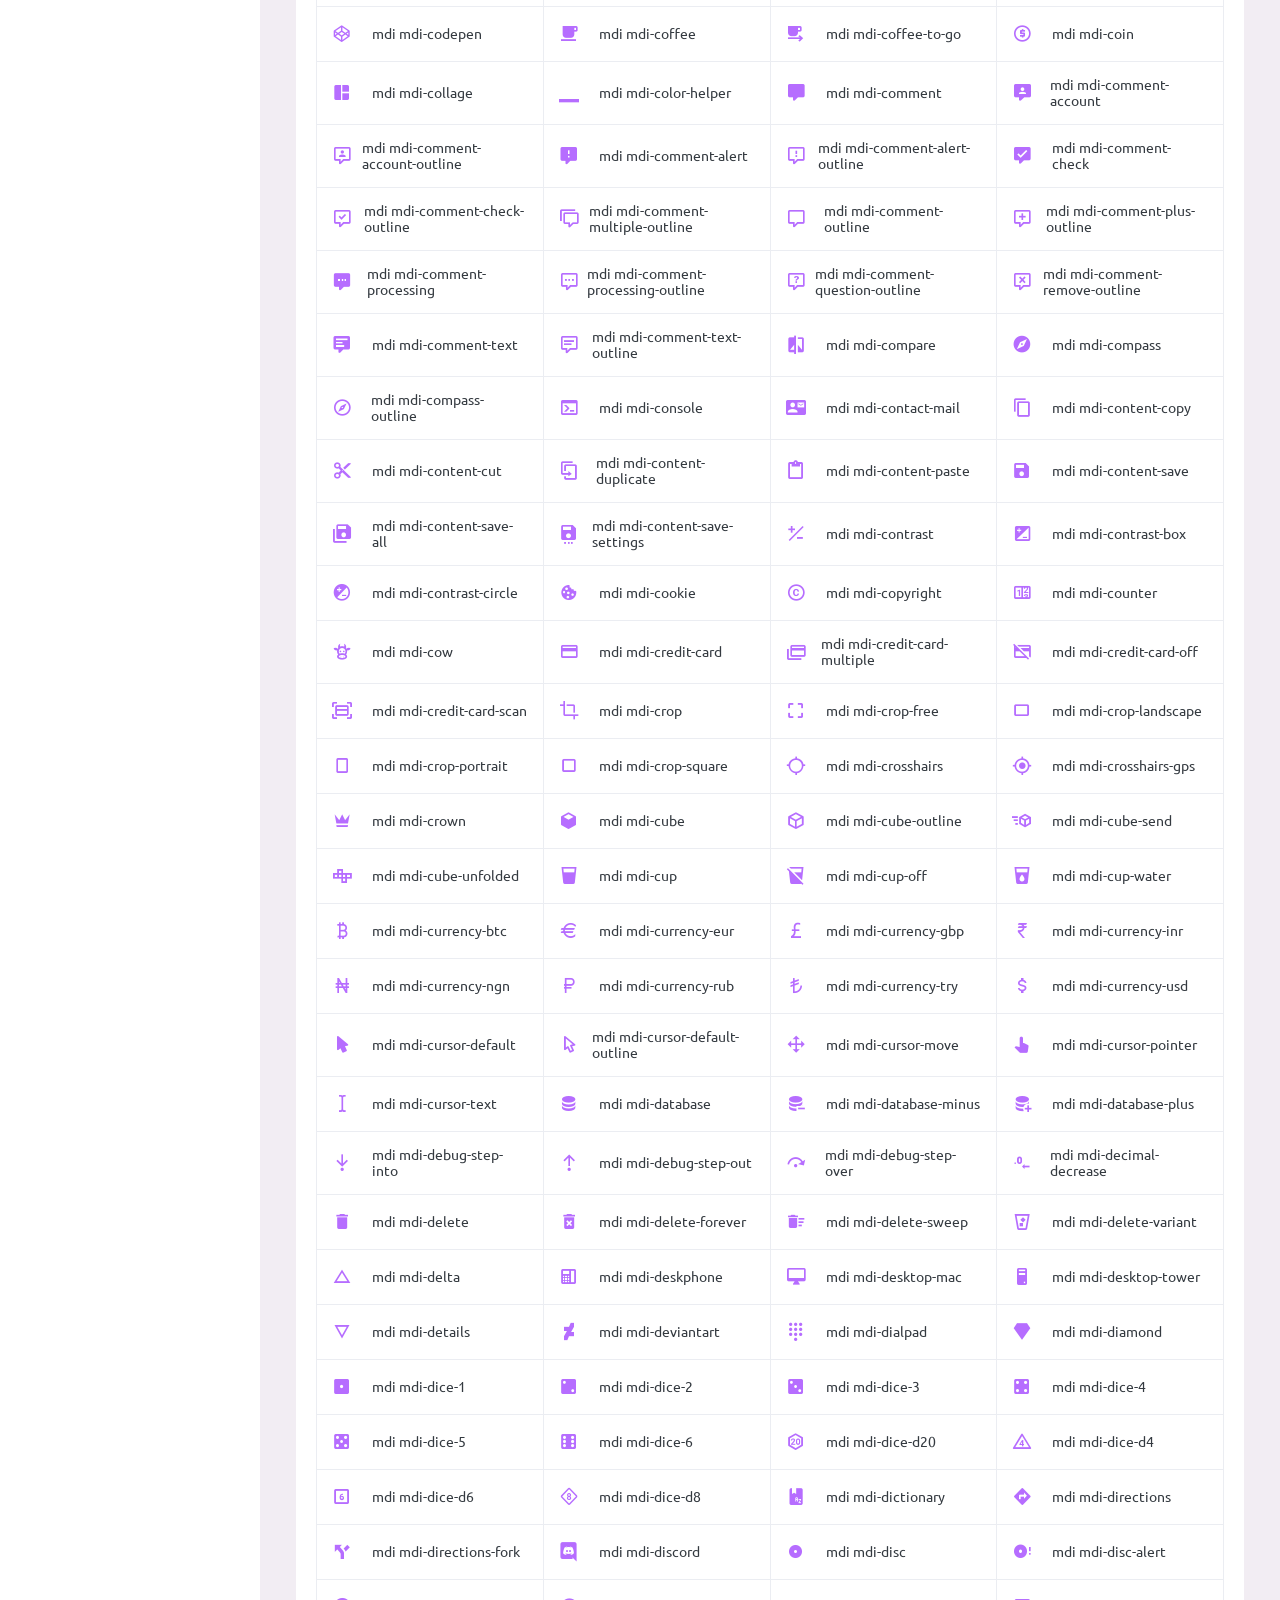
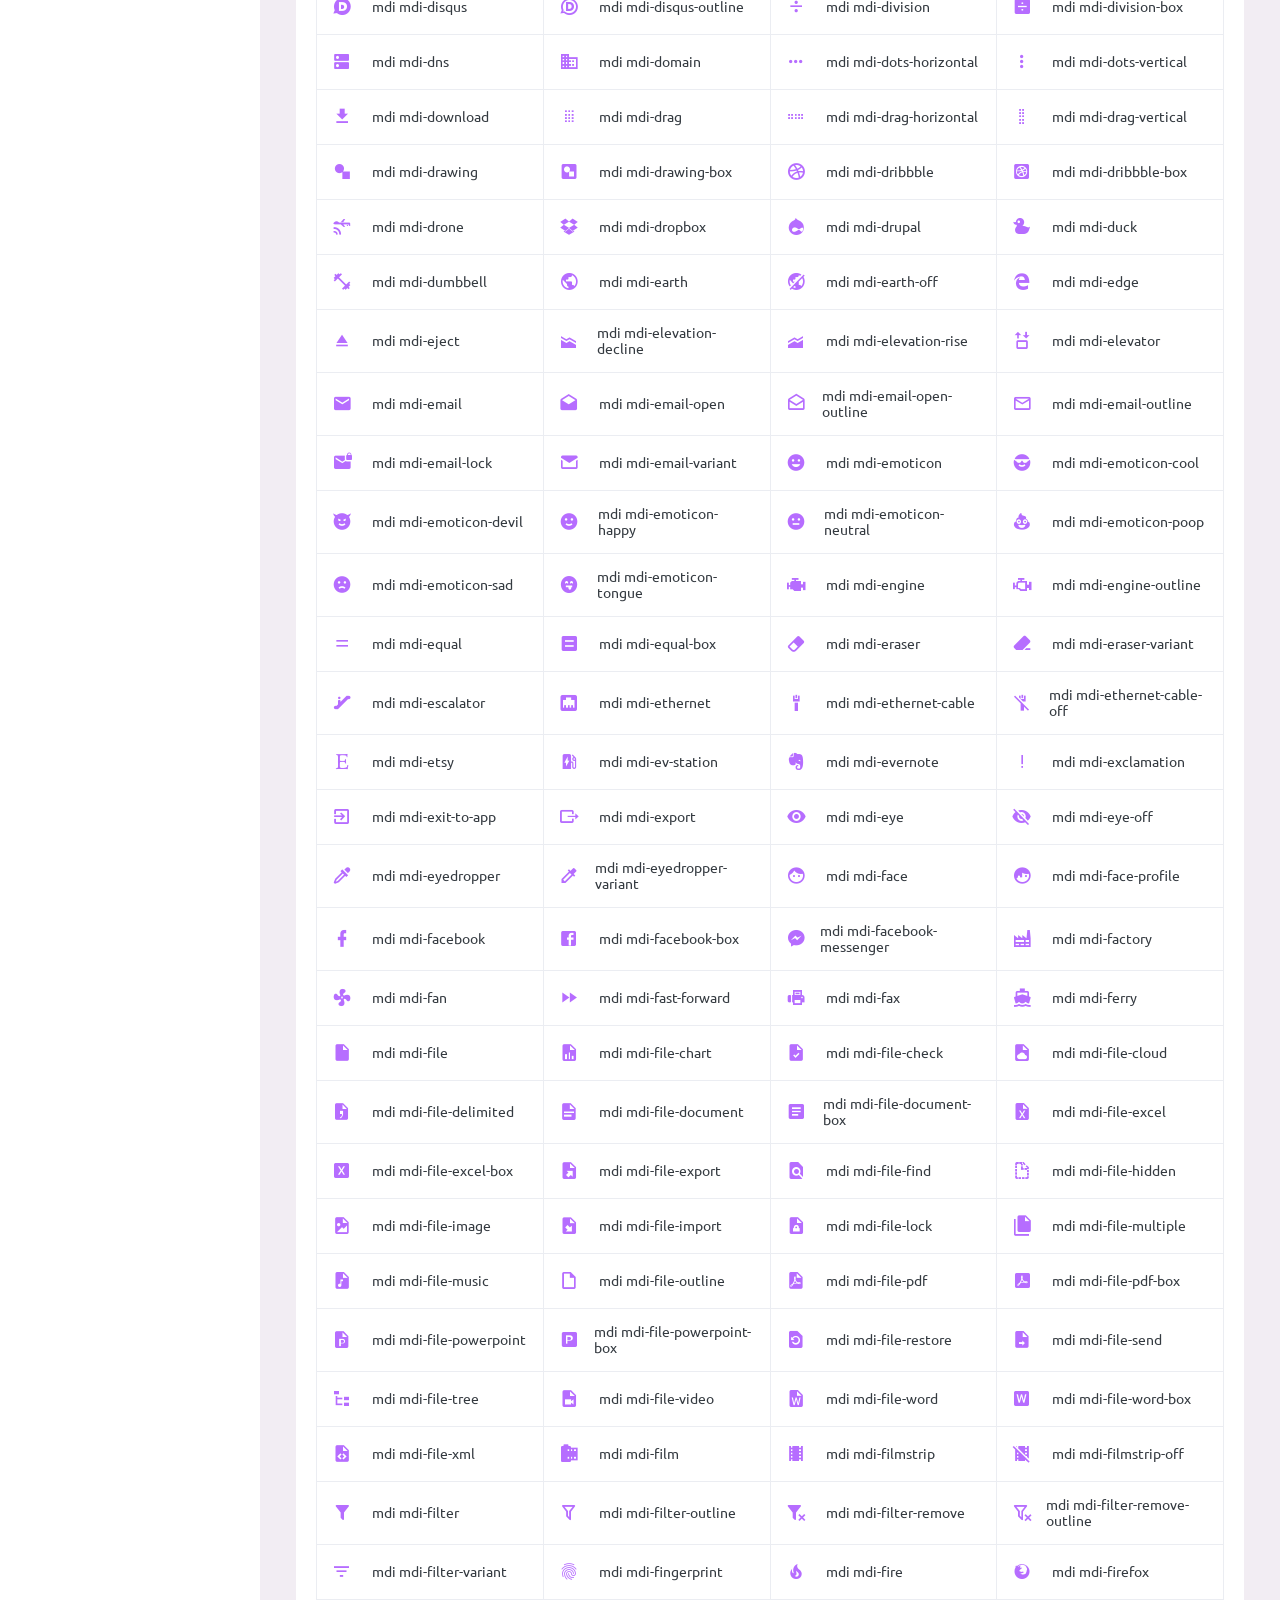
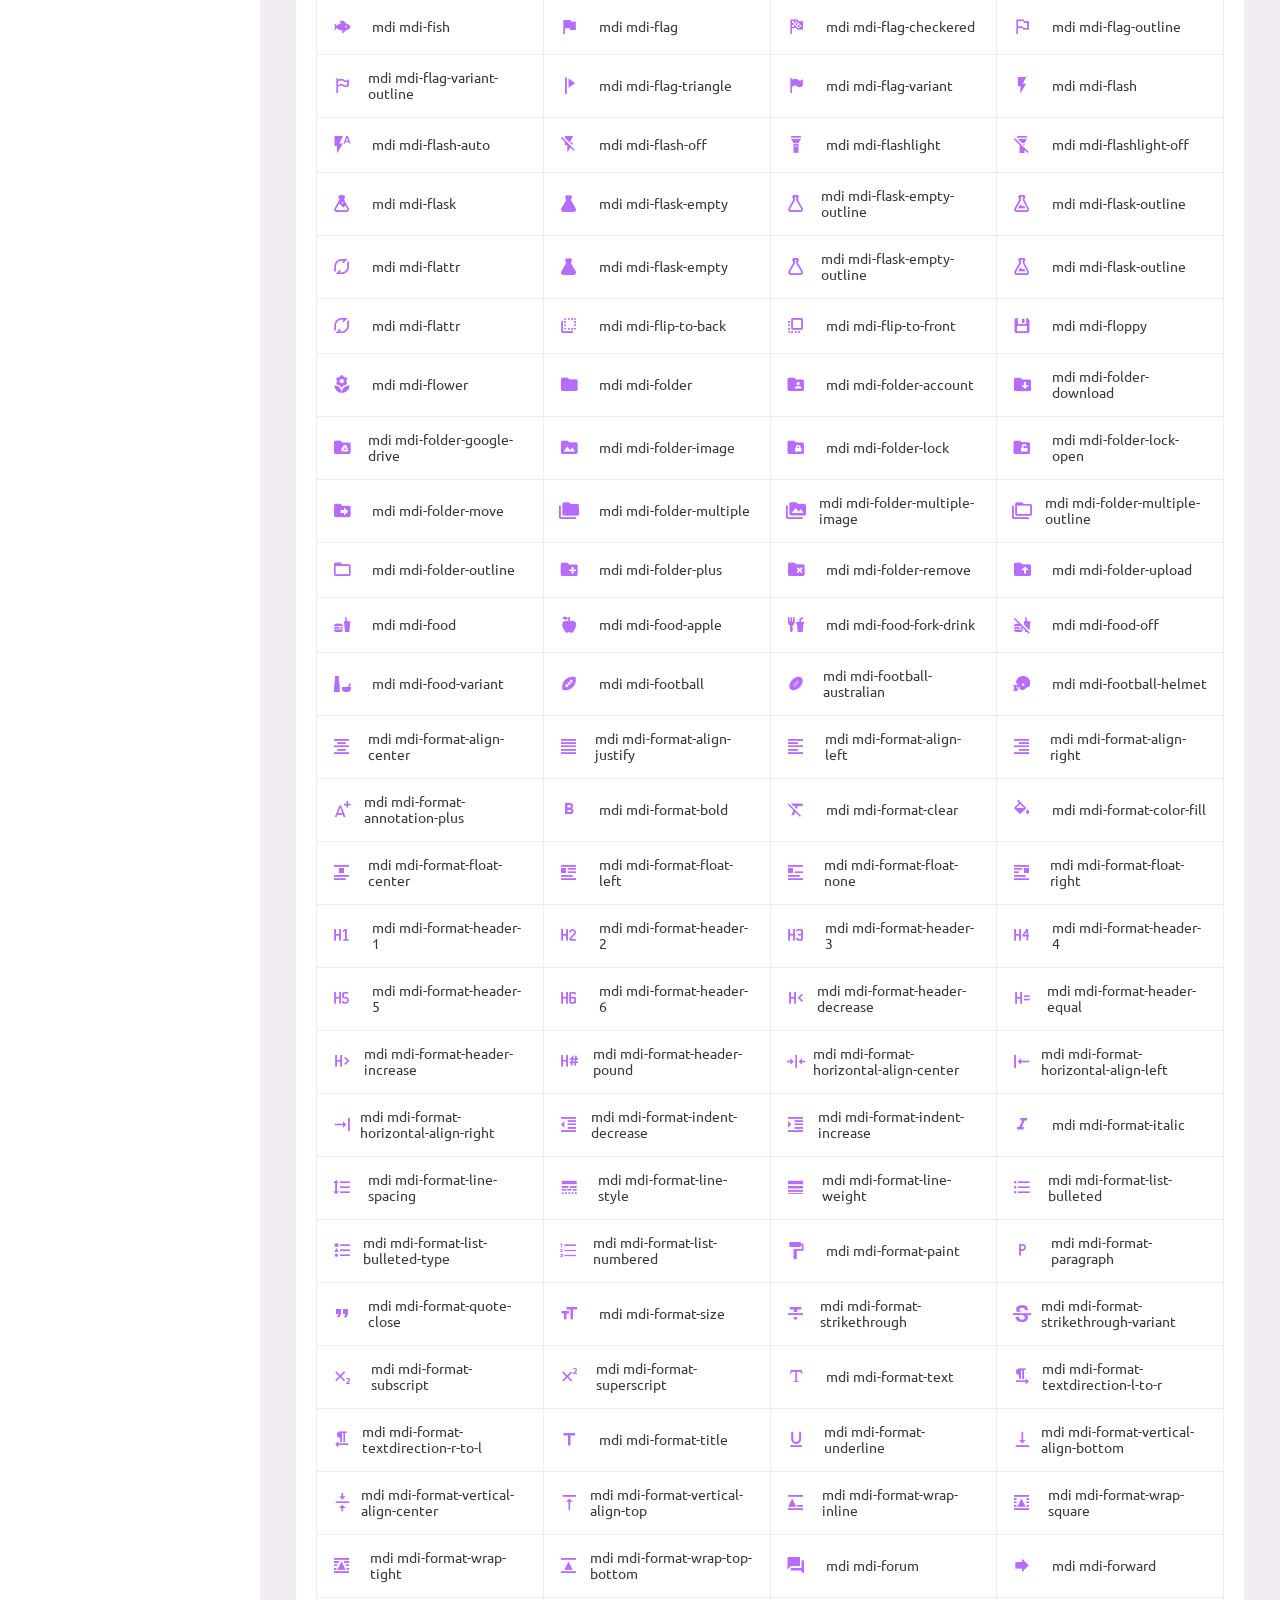
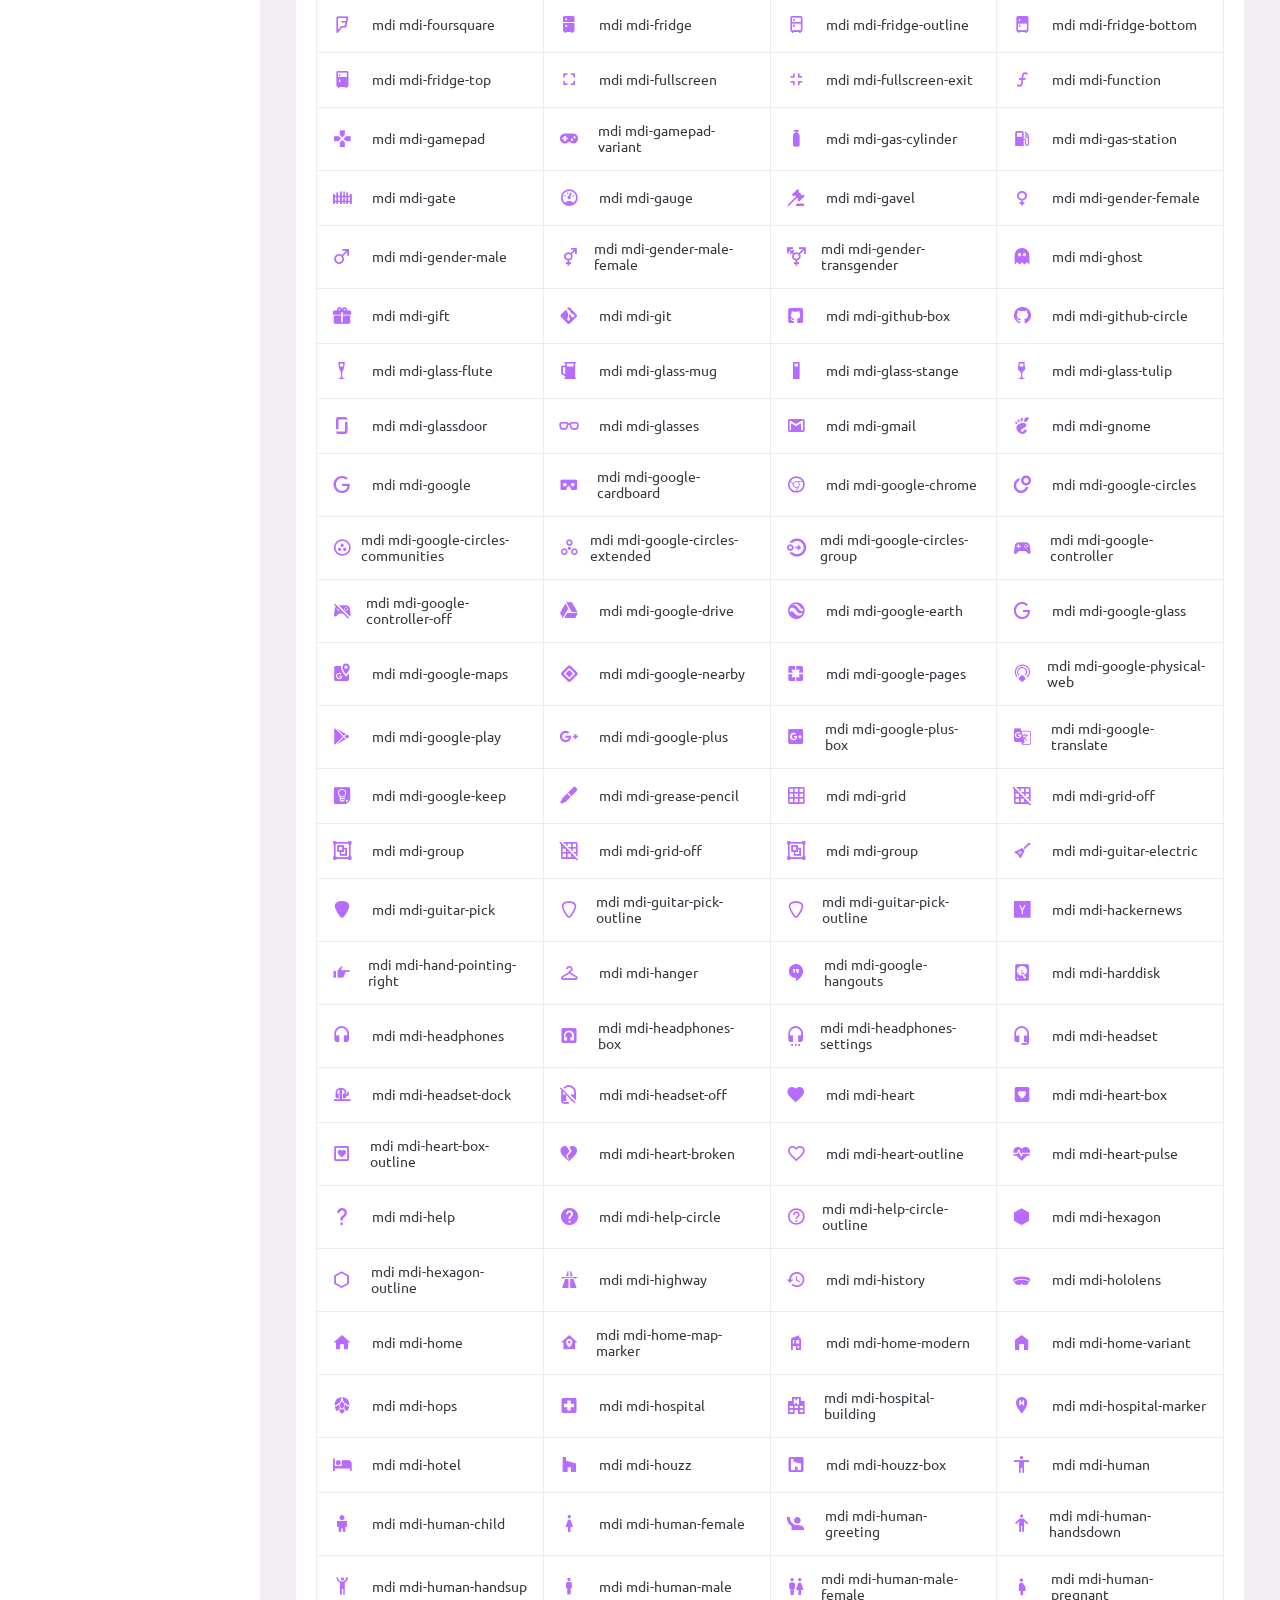
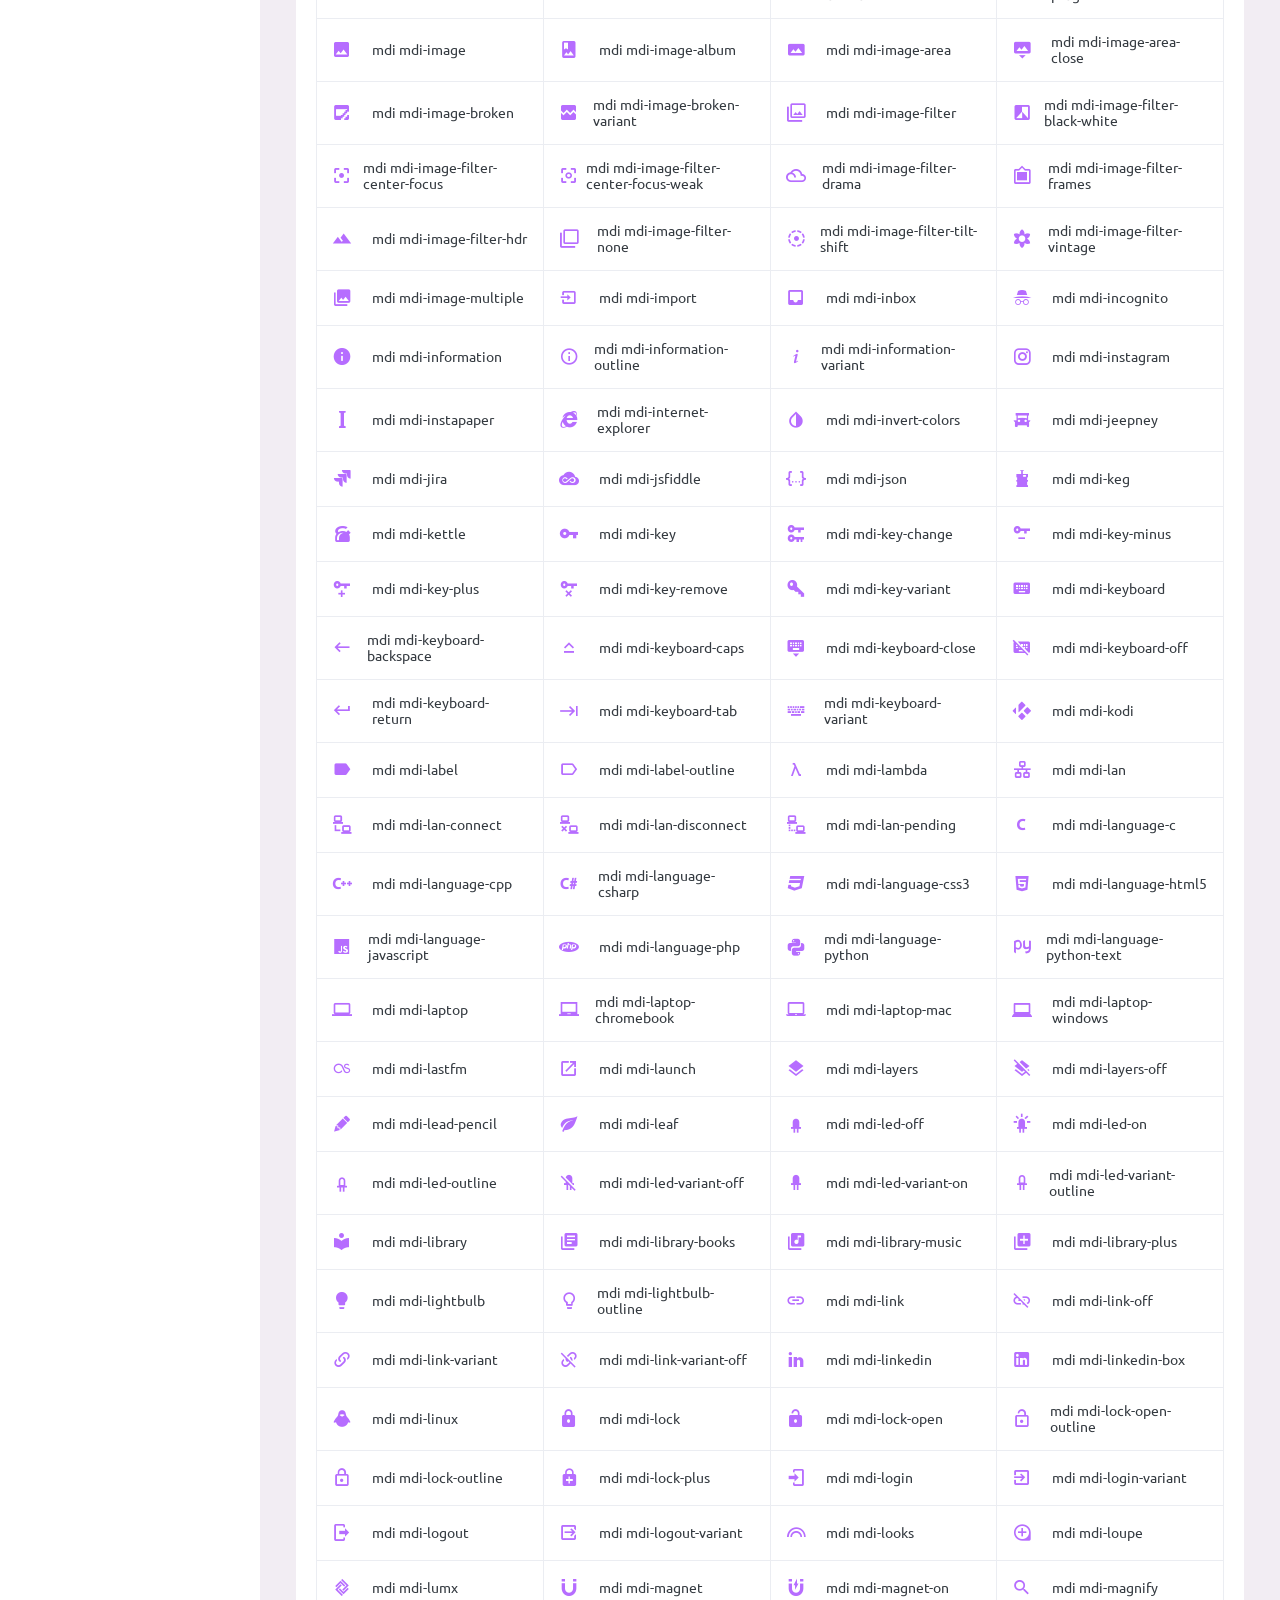
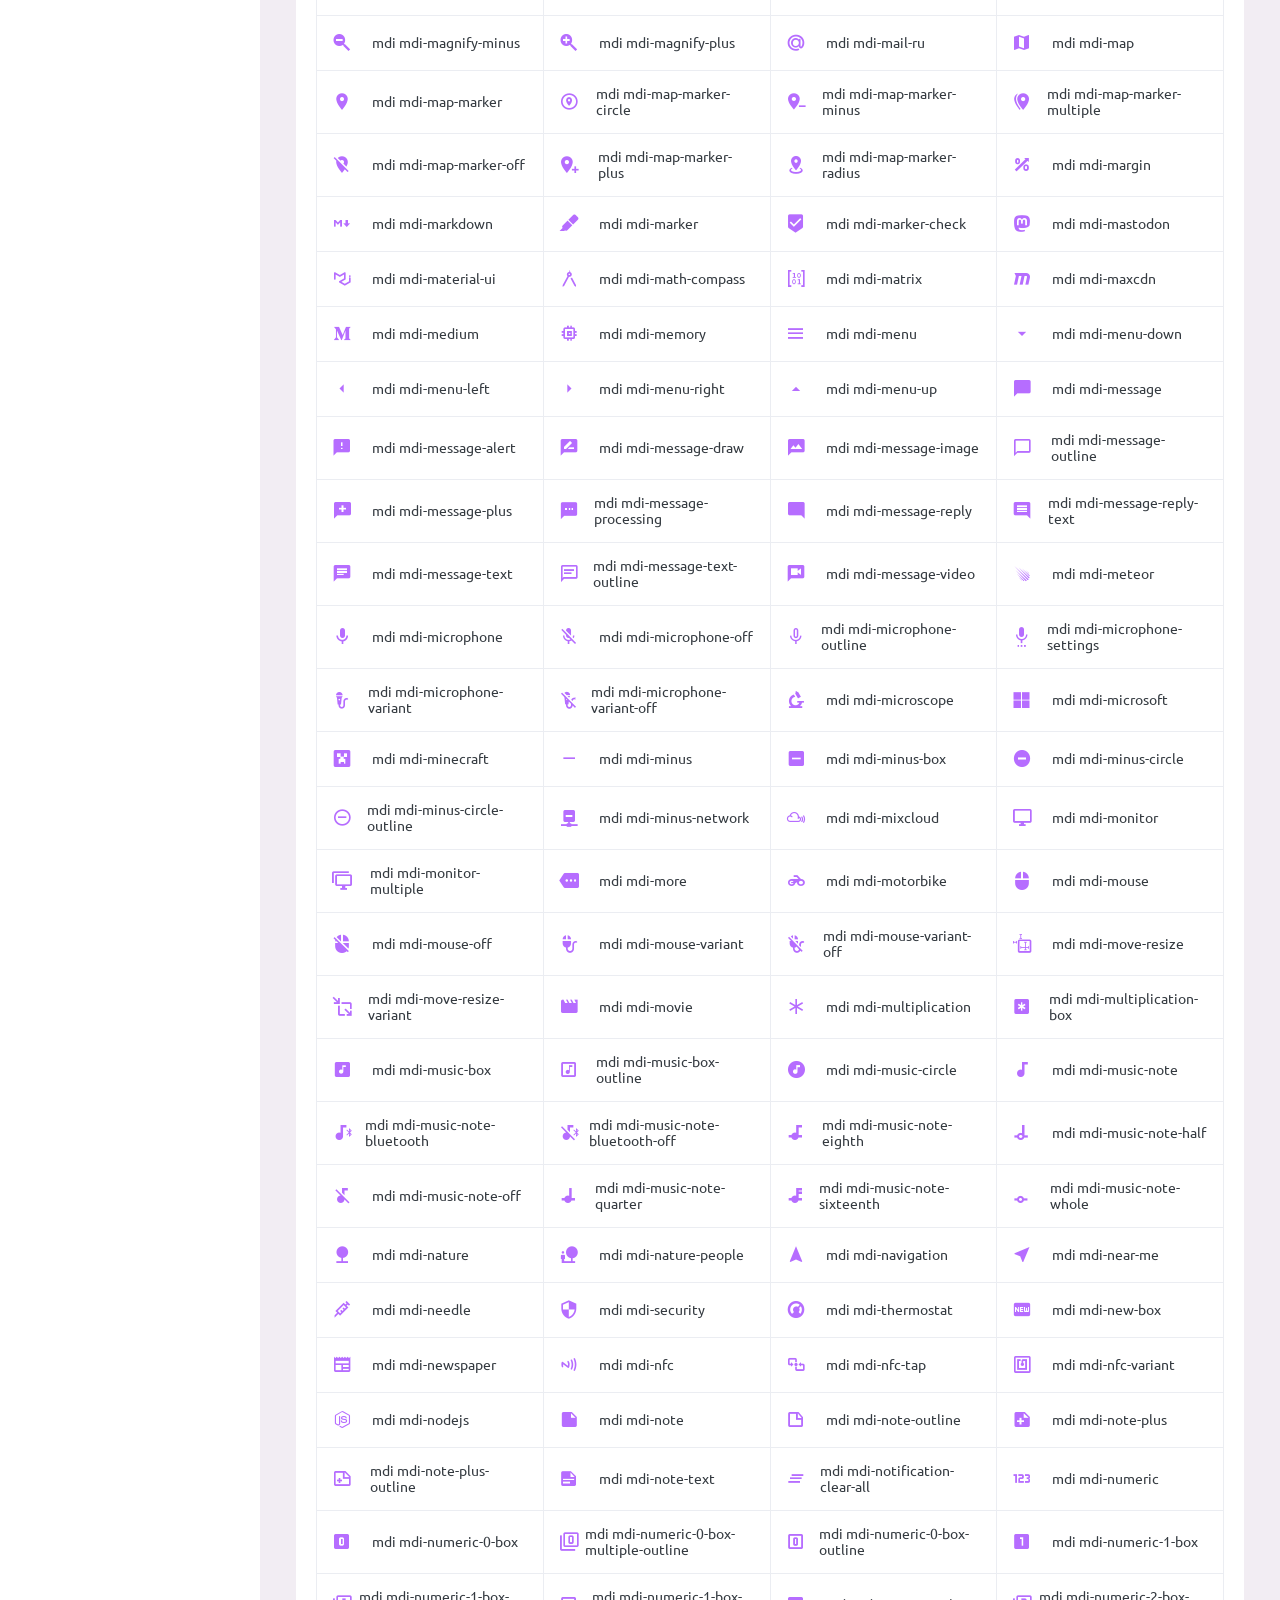
<file: BTL_ASPDotNet2022/wwwroot/PurpleAdmin/pages/icons/mdi.html>
<!DOCTYPE html>
<html lang="en">
  <head>
    <!-- Required meta tags -->
    <meta charset="utf-8">
    <meta name="viewport" content="width=device-width, initial-scale=1, shrink-to-fit=no">
    <title>Purple Admin</title>
    <!-- plugins:css -->
    <link rel="stylesheet" href="../../assets/vendors/mdi/css/materialdesignicons.min.css">
    <link rel="stylesheet" href="../../assets/vendors/css/vendor.bundle.base.css">
    <!-- endinject -->
    <!-- Plugin css for this page -->
    <!-- End Plugin css for this page -->
    <!-- inject:css -->
    <!-- endinject -->
    <!-- Layout styles -->
    <link rel="stylesheet" href="../../assets/css/style.css">
    <!-- End layout styles -->
    <link rel="shortcut icon" href="../../assets/images/favicon.ico" />
  </head>
  <body>
    <div class=" container-scroller">
      <!-- partial:../../partials/_navbar.html -->
      <nav class="navbar default-layout-navbar col-lg-12 col-12 p-0 fixed-top d-flex flex-row">
        <div class="text-center navbar-brand-wrapper d-flex align-items-center justify-content-center">
          <a class="navbar-brand brand-logo" href="../../index.html"><img src="../../assets/images/logo.svg" alt="logo" /></a>
          <a class="navbar-brand brand-logo-mini" href="../../index.html"><img src="../../assets/images/logo-mini.svg" alt="logo" /></a>
        </div>
        <div class="navbar-menu-wrapper d-flex align-items-stretch">
          <button class="navbar-toggler navbar-toggler align-self-center" type="button" data-toggle="minimize">
            <span class="mdi mdi-menu"></span>
          </button>
          <div class="search-field d-none d-md-block">
            <form class="d-flex align-items-center h-100" action="#">
              <div class="input-group">
                <div class="input-group-prepend bg-transparent">
                  <i class="input-group-text border-0 mdi mdi-magnify"></i>
                </div>
                <input type="text" class="form-control bg-transparent border-0" placeholder="Search projects">
              </div>
            </form>
          </div>
          <ul class="navbar-nav navbar-nav-right">
            <li class="nav-item nav-profile dropdown">
              <a class="nav-link dropdown-toggle" id="profileDropdown" href="#" data-bs-toggle="dropdown" aria-expanded="false">
                <div class="nav-profile-img">
                  <img src="../../assets/images/faces/face1.jpg" alt="image">
                  <span class="availability-status online"></span>
                </div>
                <div class="nav-profile-text">
                  <p class="mb-1 text-black">David Greymaax</p>
                </div>
              </a>
              <div class="dropdown-menu navbar-dropdown" aria-labelledby="profileDropdown">
                <a class="dropdown-item" href="#">
                  <i class="mdi mdi-cached me-2 text-success"></i> Activity Log </a>
                <div class="dropdown-divider"></div>
                <a class="dropdown-item" href="#">
                  <i class="mdi mdi-logout me-2 text-primary"></i> Signout </a>
              </div>
            </li>
            <li class="nav-item d-none d-lg-block full-screen-link">
              <a class="nav-link">
                <i class="mdi mdi-fullscreen" id="fullscreen-button"></i>
              </a>
            </li>
            <li class="nav-item dropdown">
              <a class="nav-link count-indicator dropdown-toggle" id="messageDropdown" href="#" data-bs-toggle="dropdown" aria-expanded="false">
                <i class="mdi mdi-email-outline"></i>
                <span class="count-symbol bg-warning"></span>
              </a>
              <div class="dropdown-menu dropdown-menu-right navbar-dropdown preview-list" aria-labelledby="messageDropdown">
                <h6 class="p-3 mb-0">Messages</h6>
                <div class="dropdown-divider"></div>
                <a class="dropdown-item preview-item">
                  <div class="preview-thumbnail">
                    <img src="../../assets/images/faces/face4.jpg" alt="image" class="profile-pic">
                  </div>
                  <div class="preview-item-content d-flex align-items-start flex-column justify-content-center">
                    <h6 class="preview-subject ellipsis mb-1 font-weight-normal">Mark send you a message</h6>
                    <p class="text-gray mb-0"> 1 Minutes ago </p>
                  </div>
                </a>
                <div class="dropdown-divider"></div>
                <a class="dropdown-item preview-item">
                  <div class="preview-thumbnail">
                    <img src="../../assets/images/faces/face2.jpg" alt="image" class="profile-pic">
                  </div>
                  <div class="preview-item-content d-flex align-items-start flex-column justify-content-center">
                    <h6 class="preview-subject ellipsis mb-1 font-weight-normal">Cregh send you a message</h6>
                    <p class="text-gray mb-0"> 15 Minutes ago </p>
                  </div>
                </a>
                <div class="dropdown-divider"></div>
                <a class="dropdown-item preview-item">
                  <div class="preview-thumbnail">
                    <img src="../../assets/images/faces/face3.jpg" alt="image" class="profile-pic">
                  </div>
                  <div class="preview-item-content d-flex align-items-start flex-column justify-content-center">
                    <h6 class="preview-subject ellipsis mb-1 font-weight-normal">Profile picture updated</h6>
                    <p class="text-gray mb-0"> 18 Minutes ago </p>
                  </div>
                </a>
                <div class="dropdown-divider"></div>
                <h6 class="p-3 mb-0 text-center">4 new messages</h6>
              </div>
            </li>
            <li class="nav-item dropdown">
              <a class="nav-link count-indicator dropdown-toggle" id="notificationDropdown" href="#" data-bs-toggle="dropdown">
                <i class="mdi mdi-bell-outline"></i>
                <span class="count-symbol bg-danger"></span>
              </a>
              <div class="dropdown-menu dropdown-menu-right navbar-dropdown preview-list" aria-labelledby="notificationDropdown">
                <h6 class="p-3 mb-0">Notifications</h6>
                <div class="dropdown-divider"></div>
                <a class="dropdown-item preview-item">
                  <div class="preview-thumbnail">
                    <div class="preview-icon bg-success">
                      <i class="mdi mdi-calendar"></i>
                    </div>
                  </div>
                  <div class="preview-item-content d-flex align-items-start flex-column justify-content-center">
                    <h6 class="preview-subject font-weight-normal mb-1">Event today</h6>
                    <p class="text-gray ellipsis mb-0"> Just a reminder that you have an event today </p>
                  </div>
                </a>
                <div class="dropdown-divider"></div>
                <a class="dropdown-item preview-item">
                  <div class="preview-thumbnail">
                    <div class="preview-icon bg-warning">
                      <i class="mdi mdi-settings"></i>
                    </div>
                  </div>
                  <div class="preview-item-content d-flex align-items-start flex-column justify-content-center">
                    <h6 class="preview-subject font-weight-normal mb-1">Settings</h6>
                    <p class="text-gray ellipsis mb-0"> Update dashboard </p>
                  </div>
                </a>
                <div class="dropdown-divider"></div>
                <a class="dropdown-item preview-item">
                  <div class="preview-thumbnail">
                    <div class="preview-icon bg-info">
                      <i class="mdi mdi-link-variant"></i>
                    </div>
                  </div>
                  <div class="preview-item-content d-flex align-items-start flex-column justify-content-center">
                    <h6 class="preview-subject font-weight-normal mb-1">Launch Admin</h6>
                    <p class="text-gray ellipsis mb-0"> New admin wow! </p>
                  </div>
                </a>
                <div class="dropdown-divider"></div>
                <h6 class="p-3 mb-0 text-center">See all notifications</h6>
              </div>
            </li>
            <li class="nav-item nav-logout d-none d-lg-block">
              <a class="nav-link" href="#">
                <i class="mdi mdi-power"></i>
              </a>
            </li>
            <li class="nav-item nav-settings d-none d-lg-block">
              <a class="nav-link" href="#">
                <i class="mdi mdi-format-line-spacing"></i>
              </a>
            </li>
          </ul>
          <button class="navbar-toggler navbar-toggler-right d-lg-none align-self-center" type="button" data-toggle="offcanvas">
            <span class="mdi mdi-menu"></span>
          </button>
        </div>
      </nav>
      <!-- partial -->
      <div class="container-fluid page-body-wrapper">
        <!-- partial:../../partials/_sidebar.html -->
        <nav class="sidebar sidebar-offcanvas" id="sidebar">
          <ul class="nav">
            <li class="nav-item nav-profile">
              <a href="#" class="nav-link">
                <div class="nav-profile-image">
                  <img src="../../assets/images/faces/face1.jpg" alt="profile">
                  <span class="login-status online"></span>
                  <!--change to offline or busy as needed-->
                </div>
                <div class="nav-profile-text d-flex flex-column">
                  <span class="font-weight-bold mb-2">David Grey. H</span>
                  <span class="text-secondary text-small">Project Manager</span>
                </div>
                <i class="mdi mdi-bookmark-check text-success nav-profile-badge"></i>
              </a>
            </li>
            <li class="nav-item">
              <a class="nav-link" href="../../index.html">
                <span class="menu-title">Dashboard</span>
                <i class="mdi mdi-home menu-icon"></i>
              </a>
            </li>
            <li class="nav-item">
              <a class="nav-link" data-bs-toggle="collapse" href="#ui-basic" aria-expanded="false" aria-controls="ui-basic">
                <span class="menu-title">Basic UI Elements</span>
                <i class="menu-arrow"></i>
                <i class="mdi mdi-crosshairs-gps menu-icon"></i>
              </a>
              <div class="collapse" id="ui-basic">
                <ul class="nav flex-column sub-menu">
                  <li class="nav-item"> <a class="nav-link" href="../../pages/ui-features/buttons.html">Buttons</a></li>
                  <li class="nav-item"> <a class="nav-link" href="../../pages/ui-features/typography.html">Typography</a></li>
                </ul>
              </div>
            </li>
            <li class="nav-item">
              <a class="nav-link" href="../../pages/icons/mdi.html">
                <span class="menu-title">Icons</span>
                <i class="mdi mdi-contacts menu-icon"></i>
              </a>
            </li>
            <li class="nav-item">
              <a class="nav-link" href="../../pages/forms/basic_elements.html">
                <span class="menu-title">Forms</span>
                <i class="mdi mdi-format-list-bulleted menu-icon"></i>
              </a>
            </li>
            <li class="nav-item">
              <a class="nav-link" href="../../pages/charts/chartjs.html">
                <span class="menu-title">Charts</span>
                <i class="mdi mdi-chart-bar menu-icon"></i>
              </a>
            </li>
            <li class="nav-item">
              <a class="nav-link" href="../../pages/tables/basic-table.html">
                <span class="menu-title">Tables</span>
                <i class="mdi mdi-table-large menu-icon"></i>
              </a>
            </li>
            <li class="nav-item">
              <a class="nav-link" data-bs-toggle="collapse" href="#general-pages" aria-expanded="false" aria-controls="general-pages">
                <span class="menu-title">Sample Pages</span>
                <i class="menu-arrow"></i>
                <i class="mdi mdi-medical-bag menu-icon"></i>
              </a>
              <div class="collapse" id="general-pages">
                <ul class="nav flex-column sub-menu">
                  <li class="nav-item"> <a class="nav-link" href="../../pages/samples/blank-page.html"> Blank Page </a></li>
                  <li class="nav-item"> <a class="nav-link" href="../../pages/samples/login.html"> Login </a></li>
                  <li class="nav-item"> <a class="nav-link" href="../../pages/samples/register.html"> Register </a></li>
                  <li class="nav-item"> <a class="nav-link" href="../../pages/samples/error-404.html"> 404 </a></li>
                  <li class="nav-item"> <a class="nav-link" href="../../pages/samples/error-500.html"> 500 </a></li>
                </ul>
              </div>
            </li>
            <li class="nav-item sidebar-actions">
              <span class="nav-link">
                <div class="border-bottom">
                  <h6 class="font-weight-normal mb-3">Projects</h6>
                </div>
                <button class="btn btn-block btn-lg btn-gradient-primary mt-4">+ Add a project</button>
                <div class="mt-4">
                  <div class="border-bottom">
                    <p class="text-secondary">Categories</p>
                  </div>
                  <ul class="gradient-bullet-list mt-4">
                    <li>Free</li>
                    <li>Pro</li>
                  </ul>
                </div>
              </span>
            </li>
          </ul>
        </nav>
        <!-- partial -->
        <div class="main-panel">
          <div class="content-wrapper">
            <div class="page-header">
              <h3 class="page-title"> Material design icons </h3>
              <nav aria-label="breadcrumb">
                <ol class="breadcrumb">
                  <li class="breadcrumb-item"><a href="#">Icons</a></li>
                  <li class="breadcrumb-item active" aria-current="page">Material design icons</li>
                </ol>
              </nav>
            </div>
            <div class="row">
              <div class="col-lg-12 grid-margin">
                <div class="card">
                  <div class="card-body">
                    <div class="row icons-list">
                      <div class="col-sm-6 col-md-4 col-lg-3">
                        <i class="mdi mdi-access-point"></i> mdi mdi-access-point
                      </div>
                      <div class="col-sm-6 col-md-4 col-lg-3">
                        <i class="mdi mdi-access-point-network"></i> mdi mdi-access-point-network
                      </div>
                      <div class="col-sm-6 col-md-4 col-lg-3">
                        <i class="mdi mdi-account"></i> mdi mdi-account
                      </div>
                      <div class="col-sm-6 col-md-4 col-lg-3">
                        <i class="mdi mdi-account-box"></i> mdi mdi-account-box
                      </div>
                      <div class="col-sm-6 col-md-4 col-lg-3">
                        <i class="mdi mdi-account-box-outline"></i> mdi mdi-account-box-outline
                      </div>
                      <div class="col-sm-6 col-md-4 col-lg-3">
                        <i class="mdi mdi-account-card-details"></i> mdi mdi-account-card-details
                      </div>
                      <div class="col-sm-6 col-md-4 col-lg-3">
                        <i class="mdi mdi-account-check"></i> mdi mdi-account-check
                      </div>
                      <div class="col-sm-6 col-md-4 col-lg-3">
                        <i class="mdi mdi-account-circle"></i> mdi mdi-account-circle
                      </div>
                      <div class="col-sm-6 col-md-4 col-lg-3">
                        <i class="mdi mdi-account-convert"></i> mdi mdi-account-convert
                      </div>
                      <div class="col-sm-6 col-md-4 col-lg-3">
                        <i class="mdi mdi-account-key"></i> mdi mdi-account-key
                      </div>
                      <div class="col-sm-6 col-md-4 col-lg-3">
                        <i class="mdi mdi-account"></i> mdi mdi-account
                      </div>
                      <div class="col-sm-6 col-md-4 col-lg-3">
                        <i class="mdi mdi-account-minus"></i> mdi mdi-account-minus
                      </div>
                      <div class="col-sm-6 col-md-4 col-lg-3">
                        <i class="mdi mdi-account-multiple"></i> mdi mdi-account-multiple
                      </div>
                      <div class="col-sm-6 col-md-4 col-lg-3">
                        <i class="mdi mdi-account-multiple-minus"></i> mdi mdi-account-multiple-minus
                      </div>
                      <div class="col-sm-6 col-md-4 col-lg-3">
                        <i class="mdi mdi-account-multiple-outline"></i> mdi mdi-account-multiple-outline
                      </div>
                      <div class="col-sm-6 col-md-4 col-lg-3">
                        <i class="mdi mdi-account-multiple-plus"></i> mdi mdi-account-multiple-plus
                      </div>
                      <div class="col-sm-6 col-md-4 col-lg-3">
                        <i class="mdi mdi-account-network"></i> mdi mdi-account-network
                      </div>
                      <div class="col-sm-6 col-md-4 col-lg-3">
                        <i class="mdi mdi-account-off"></i> mdi mdi-account-off
                      </div>
                      <div class="col-sm-6 col-md-4 col-lg-3">
                        <i class="mdi mdi-account-outline"></i> mdi mdi-account-outline
                      </div>
                      <div class="col-sm-6 col-md-4 col-lg-3">
                        <i class="mdi mdi-account-plus"></i> mdi mdi-account-plus
                      </div>
                      <div class="col-sm-6 col-md-4 col-lg-3">
                        <i class="mdi mdi-account-remove"></i> mdi mdi-account-remove
                      </div>
                      <div class="col-sm-6 col-md-4 col-lg-3">
                        <i class="mdi mdi-account-search"></i> mdi mdi-account-search
                      </div>
                      <div class="col-sm-6 col-md-4 col-lg-3">
                        <i class="mdi mdi-account-settings"></i> mdi mdi-account-settings
                      </div>
                      <div class="col-sm-6 col-md-4 col-lg-3">
                        <i class="mdi mdi-account-search-outline"></i> mdi mdi-account-search-outline
                      </div>
                      <div class="col-sm-6 col-md-4 col-lg-3">
                        <i class="mdi mdi-account-star"></i> mdi mdi-account-star
                      </div>
                      <div class="col-sm-6 col-md-4 col-lg-3">
                        <i class="mdi mdi-account-switch"></i> mdi mdi-account-switch
                      </div>
                      <div class="col-sm-6 col-md-4 col-lg-3">
                        <i class="mdi mdi-adjust"></i> mdi mdi-adjust
                      </div>
                      <div class="col-sm-6 col-md-4 col-lg-3">
                        <i class="mdi mdi-air-conditioner"></i> mdi mdi-air-conditioner
                      </div>
                      <div class="col-sm-6 col-md-4 col-lg-3">
                        <i class="mdi mdi-airballoon"></i> mdi mdi-airballoon
                      </div>
                      <div class="col-sm-6 col-md-4 col-lg-3">
                        <i class="mdi mdi-airplane"></i> mdi mdi-airplane
                      </div>
                      <div class="col-sm-6 col-md-4 col-lg-3">
                        <i class="mdi mdi-airplane-landing"></i> mdi mdi-airplane-landing
                      </div>
                      <div class="col-sm-6 col-md-4 col-lg-3">
                        <i class="mdi mdi-airplane-off"></i> mdi mdi-airplane-off
                      </div>
                      <div class="col-sm-6 col-md-4 col-lg-3">
                        <i class="mdi mdi-airplane-takeoff"></i> mdi mdi-airplane-takeoff
                      </div>
                      <div class="col-sm-6 col-md-4 col-lg-3">
                        <i class="mdi mdi-airplay"></i> mdi mdi-airplay
                      </div>
                      <div class="col-sm-6 col-md-4 col-lg-3">
                        <i class="mdi mdi-alarm"></i> mdi mdi-alarm
                      </div>
                      <div class="col-sm-6 col-md-4 col-lg-3">
                        <i class="mdi mdi-alarm-check"></i> mdi mdi-alarm-check
                      </div>
                      <div class="col-sm-6 col-md-4 col-lg-3">
                        <i class="mdi mdi-alarm-multiple"></i> mdi mdi-alarm-multiple
                      </div>
                      <div class="col-sm-6 col-md-4 col-lg-3">
                        <i class="mdi mdi-alarm-off"></i> mdi mdi-alarm-off
                      </div>
                      <div class="col-sm-6 col-md-4 col-lg-3">
                        <i class="mdi mdi-alarm-plus"></i> mdi mdi-alarm-plus
                      </div>
                      <div class="col-sm-6 col-md-4 col-lg-3">
                        <i class="mdi mdi-album"></i> mdi mdi-albums
                      </div>
                      <div class="col-sm-6 col-md-4 col-lg-3">
                        <i class="mdi mdi-alert"></i> mdi mdi-alert
                      </div>
                      <div class="col-sm-6 col-md-4 col-lg-3">
                        <i class="mdi mdi-alert-box"></i> mdi mdi-alert-box
                      </div>
                      <div class="col-sm-6 col-md-4 col-lg-3">
                        <i class="mdi mdi-alert-circle"></i> mdi mdi-alert-circle
                      </div>
                      <div class="col-sm-6 col-md-4 col-lg-3">
                        <i class="mdi mdi-alert-circle-outline"></i> mdi mdi-alert-circle-outline
                      </div>
                      <div class="col-sm-6 col-md-4 col-lg-3">
                        <i class="mdi mdi-alert-octagon"></i> mdi mdi-alert-octagon
                      </div>
                      <div class="col-sm-6 col-md-4 col-lg-3">
                        <i class="mdi mdi-alert-outline"></i> mdi mdi-alert-outline
                      </div>
                      <div class="col-sm-6 col-md-4 col-lg-3">
                        <i class="mdi mdi-alpha"></i> mdi mdi-alpha
                      </div>
                      <div class="col-sm-6 col-md-4 col-lg-3">
                        <i class="mdi mdi-alphabetical"></i> mdi mdi-alphabetical
                      </div>
                      <div class="col-sm-6 col-md-4 col-lg-3">
                        <i class="mdi mdi-altimeter"></i> mdi mdi-altimeter
                      </div>
                      <div class="col-sm-6 col-md-4 col-lg-3">
                        <i class="mdi mdi-amazon"></i> mdi mdi-amazon
                      </div>
                      <div class="col-sm-6 col-md-4 col-lg-3">
                        <i class="mdi mdi-amazon-drive"></i> mdi mdi-amazon-drive
                      </div>
                      <div class="col-sm-6 col-md-4 col-lg-3">
                        <i class="mdi mdi-ambulance"></i> mdi mdi-ambulance
                      </div>
                      <div class="col-sm-6 col-md-4 col-lg-3">
                        <i class="mdi mdi-amplifier"></i> mdi mdi-amplifier
                      </div>
                      <div class="col-sm-6 col-md-4 col-lg-3">
                        <i class="mdi mdi-anchor"></i> mdi mdi-anchor
                      </div>
                      <div class="col-sm-6 col-md-4 col-lg-3">
                        <i class="mdi mdi-android"></i> mdi mdi-android
                      </div>
                      <div class="col-sm-6 col-md-4 col-lg-3">
                        <i class="mdi mdi-android-debug-bridge"></i> mdi mdi-android-debug-bridge
                      </div>
                      <div class="col-sm-6 col-md-4 col-lg-3">
                        <i class="mdi mdi-android-studio"></i> mdi mdi-android-studio
                      </div>
                      <div class="col-sm-6 col-md-4 col-lg-3">
                        <i class="mdi mdi-animation"></i> mdi mdi-animation
                      </div>
                      <div class="col-sm-6 col-md-4 col-lg-3">
                        <i class="mdi mdi-apple"></i> mdi mdi-apple
                      </div>
                      <div class="col-sm-6 col-md-4 col-lg-3">
                        <i class="mdi mdi-apple-finder"></i> mdi mdi-apple-finder
                      </div>
                      <div class="col-sm-6 col-md-4 col-lg-3">
                        <i class="mdi mdi-apple-ios"></i> mdi mdi-apple-ios
                      </div>
                      <div class="col-sm-6 col-md-4 col-lg-3">
                        <i class="mdi mdi-apple-keyboard-caps"></i> mdi mdi-apple-keyboard-caps
                      </div>
                      <div class="col-sm-6 col-md-4 col-lg-3">
                        <i class="mdi mdi-apple-keyboard-command"></i> mdi mdi-apple-keyboard-command
                      </div>
                      <div class="col-sm-6 col-md-4 col-lg-3">
                        <i class="mdi mdi-apple-keyboard-control"></i> mdi mdi-apple-keyboard-control
                      </div>
                      <div class="col-sm-6 col-md-4 col-lg-3">
                        <i class="mdi mdi-apple-keyboard-option"></i> mdi mdi-apple-keyboard-option
                      </div>
                      <div class="col-sm-6 col-md-4 col-lg-3">
                        <i class="mdi mdi-apple-keyboard-shift"></i> mdi mdi-apple-keyboard-shift
                      </div>
                      <div class="col-sm-6 col-md-4 col-lg-3">
                        <i class="mdi mdi-apple-icloud "></i> mdi mdi-apple-icloud
                      </div>
                      <div class="col-sm-6 col-md-4 col-lg-3">
                        <i class="mdi mdi-apple-safari"></i> mdi mdi-apple-safari
                      </div>
                      <div class="col-sm-6 col-md-4 col-lg-3">
                        <i class="mdi mdi-application"></i> mdi mdi-application
                      </div>
                      <div class="col-sm-6 col-md-4 col-lg-3">
                        <i class="mdi mdi-apps-box"></i> mdi mdi-apps-box
                      </div>
                      <div class="col-sm-6 col-md-4 col-lg-3">
                        <i class="mdi mdi-apps"></i> mdi mdi-apps
                      </div>
                      <div class="col-sm-6 col-md-4 col-lg-3">
                        <i class="mdi mdi-archive"></i> mdi mdi-archive
                      </div>
                      <div class="col-sm-6 col-md-4 col-lg-3">
                        <i class="mdi mdi-arrange-bring-forward"></i> mdi mdi-arrange-bring-forward
                      </div>
                      <div class="col-sm-6 col-md-4 col-lg-3">
                        <i class="mdi mdi-arrange-bring-to-front"></i> mdi mdi-arrange-bring-to-front
                      </div>
                      <div class="col-sm-6 col-md-4 col-lg-3">
                        <i class="mdi mdi-arrange-send-backward"></i> mdi mdi-arrange-send-backward
                      </div>
                      <div class="col-sm-6 col-md-4 col-lg-3">
                        <i class="mdi mdi-arrange-send-to-back"></i> mdi mdi-arrange-send-to-back
                      </div>
                      <div class="col-sm-6 col-md-4 col-lg-3">
                        <i class="mdi mdi-arrow-all"></i> mdi mdi-arrow-all
                      </div>
                      <div class="col-sm-6 col-md-4 col-lg-3">
                        <i class="mdi mdi-arrow-bottom-left"></i> mdi mdi-arrow-bottom-left
                      </div>
                      <div class="col-sm-6 col-md-4 col-lg-3">
                        <i class="mdi mdi-arrow-bottom-right"></i> mdi mdi-arrow-bottom-right
                      </div>
                      <div class="col-sm-6 col-md-4 col-lg-3">
                        <i class="mdi mdi-arrow-collapse-horizontal"></i> mdi mdi-arrow-collapse-horizontal
                      </div>
                      <div class="col-sm-6 col-md-4 col-lg-3">
                        <i class="mdi mdi-arrow-collapse-all"></i> mdi mdi-arrow-collapse-all
                      </div>
                      <div class="col-sm-6 col-md-4 col-lg-3">
                        <i class="mdi mdi-arrow-down"></i> mdi mdi-arrow-down
                      </div>
                      <div class="col-sm-6 col-md-4 col-lg-3">
                        <i class="mdi mdi-arrow-down"></i> mdi mdi-arrow-down
                      </div>
                      <div class="col-sm-6 col-md-4 col-lg-3">
                        <i class="mdi mdi-arrow-down-bold-circle"></i> mdi mdi-arrow-down-bold-circle
                      </div>
                      <div class="col-sm-6 col-md-4 col-lg-3">
                        <i class="mdi mdi-arrow-down-bold-circle-outline"></i> mdi mdi-arrow-down-bold-circle-outline
                      </div>
                      <div class="col-sm-6 col-md-4 col-lg-3">
                        <i class="mdi mdi-arrow-down-bold-hexagon-outline"></i> mdi mdi-arrow-down-bold-hexagon-outline
                      </div>
                      <div class="col-sm-6 col-md-4 col-lg-3">
                        <i class="mdi mdi-arrow-down-drop-circle"></i> mdi mdi-arrow-down-drop-circle
                      </div>
                      <div class="col-sm-6 col-md-4 col-lg-3">
                        <i class="mdi mdi-arrow-down-drop-circle-outline"></i> mdi mdi-arrow-down-drop-circle-outline
                      </div>
                      <div class="col-sm-6 col-md-4 col-lg-3">
                        <i class="mdi mdi-arrow-expand"></i> mdi mdi-arrow-expand
                      </div>
                      <div class="col-sm-6 col-md-4 col-lg-3">
                        <i class="mdi mdi-arrow-expand-all"></i> mdi mdi-arrow-expand-all
                      </div>
                      <div class="col-sm-6 col-md-4 col-lg-3">
                        <i class="mdi mdi-arrow-left"></i> mdi mdi-arrow-left
                      </div>
                      <div class="col-sm-6 col-md-4 col-lg-3">
                        <i class="mdi mdi-arrow-left-bold"></i> mdi mdi-arrow-left-bold
                      </div>
                      <div class="col-sm-6 col-md-4 col-lg-3">
                        <i class="mdi mdi-arrow-left-bold-circle"></i> mdi mdi-arrow-left-bold-circle
                      </div>
                      <div class="col-sm-6 col-md-4 col-lg-3">
                        <i class="mdi mdi-arrow-left-bold-circle-outline"></i> mdi mdi-arrow-left-bold-circle-outline
                      </div>
                      <div class="col-sm-6 col-md-4 col-lg-3">
                        <i class="mdi mdi-arrow-left-bold-hexagon-outline"></i> mdi mdi-arrow-left-bold-hexagon-outline
                      </div>
                      <div class="col-sm-6 col-md-4 col-lg-3">
                        <i class="mdi mdi-arrow-left-drop-circle"></i> mdi mdi-arrow-left-drop-circle
                      </div>
                      <div class="col-sm-6 col-md-4 col-lg-3">
                        <i class="mdi mdi-arrow-left-drop-circle-outline"></i> mdi mdi-arrow-left-drop-circle-outline
                      </div>
                      <div class="col-sm-6 col-md-4 col-lg-3">
                        <i class="mdi mdi-arrow-right"></i> mdi mdi-arrow-right
                      </div>
                      <div class="col-sm-6 col-md-4 col-lg-3">
                        <i class="mdi mdi-arrow-right-bold"></i> mdi mdi-arrow-right-bold
                      </div>
                      <div class="col-sm-6 col-md-4 col-lg-3">
                        <i class="mdi mdi-arrow-right-bold-circle"></i> mdi mdi-arrow-right-bold-circle
                      </div>
                      <div class="col-sm-6 col-md-4 col-lg-3">
                        <i class="mdi mdi-arrow-right-bold-circle-outline"></i> mdi mdi-arrow-right-bold-circle-outline
                      </div>
                      <div class="col-sm-6 col-md-4 col-lg-3">
                        <i class="mdi mdi-arrow-right-bold-hexagon-outline"></i> mdi mdi-arrow-right-bold-hexagon-outline
                      </div>
                      <div class="col-sm-6 col-md-4 col-lg-3">
                        <i class="mdi mdi-arrow-right-drop-circle"></i> mdi mdi-arrow-right-drop-circle
                      </div>
                      <div class="col-sm-6 col-md-4 col-lg-3">
                        <i class="mdi mdi-arrow-right-drop-circle-outline"></i> mdi mdi-arrow-right-drop-circle-outline
                      </div>
                      <div class="col-sm-6 col-md-4 col-lg-3">
                        <i class="mdi mdi-arrow-top-left"></i> mdi mdi-arrow-top-left
                      </div>
                      <div class="col-sm-6 col-md-4 col-lg-3">
                        <i class="mdi mdi-arrow-top-right"></i> mdi mdi-arrow-top-right
                      </div>
                      <div class="col-sm-6 col-md-4 col-lg-3">
                        <i class="mdi mdi-arrow-up"></i> mdi mdi-arrow-up
                      </div>
                      <div class="col-sm-6 col-md-4 col-lg-3">
                        <i class="mdi mdi-arrow-up-bold"></i> mdi mdi-arrow-up-bold
                      </div>
                      <div class="col-sm-6 col-md-4 col-lg-3">
                        <i class="mdi mdi-arrow-up-bold-circle"></i> mdi mdi-arrow-up-bold-circle
                      </div>
                      <div class="col-sm-6 col-md-4 col-lg-3">
                        <i class="mdi mdi-arrow-up-bold-circle-outline"></i> mdi mdi-arrow-up-bold-circle-outline
                      </div>
                      <div class="col-sm-6 col-md-4 col-lg-3">
                        <i class="mdi mdi-arrow-up-bold-hexagon-outline"></i> mdi mdi-arrow-up-bold-hexagon-outline
                      </div>
                      <div class="col-sm-6 col-md-4 col-lg-3">
                        <i class="mdi mdi-arrow-up-drop-circle"></i> mdi mdi-arrow-up-drop-circle
                      </div>
                      <div class="col-sm-6 col-md-4 col-lg-3">
                        <i class="mdi mdi-arrow-up-drop-circle-outline"></i> mdi mdi-arrow-up-drop-circle-outline
                      </div>
                      <div class="col-sm-6 col-md-4 col-lg-3">
                        <i class="mdi mdi-assistant"></i> mdi mdi-assistant
                      </div>
                      <div class="col-sm-6 col-md-4 col-lg-3">
                        <i class="mdi mdi-at"></i> mdi mdi-at
                      </div>
                      <div class="col-sm-6 col-md-4 col-lg-3">
                        <i class="mdi mdi-attachment"></i> mdi mdi-attachment
                      </div>
                      <div class="col-sm-6 col-md-4 col-lg-3">
                        <i class="mdi mdi-audiobook"></i> mdi mdi-audiobook
                      </div>
                      <div class="col-sm-6 col-md-4 col-lg-3">
                        <i class="mdi mdi-auto-fix"></i> mdi mdi-auto-fix
                      </div>
                      <div class="col-sm-6 col-md-4 col-lg-3">
                        <i class="mdi mdi-auto-upload"></i> mdi mdi-auto-upload
                      </div>
                      <div class="col-sm-6 col-md-4 col-lg-3">
                        <i class="mdi mdi-autorenew"></i> mdi mdi-autorenew
                      </div>
                      <div class="col-sm-6 col-md-4 col-lg-3">
                        <i class="mdi mdi-av-timer"></i> mdi mdi-av-timer
                      </div>
                      <div class="col-sm-6 col-md-4 col-lg-3">
                        <i class="mdi mdi-baby"></i> mdi mdi-baby
                      </div>
                      <div class="col-sm-6 col-md-4 col-lg-3">
                        <i class="mdi mdi-backburger"></i> mdi mdi-backburger
                      </div>
                      <div class="col-sm-6 col-md-4 col-lg-3">
                        <i class="mdi mdi-backspace"></i> mdi mdi-backspace
                      </div>
                      <div class="col-sm-6 col-md-4 col-lg-3">
                        <i class="mdi mdi-backup-restore"></i> mdi mdi-backup-restore
                      </div>
                      <div class="col-sm-6 col-md-4 col-lg-3">
                        <i class="mdi mdi-bank"></i> mdi mdi-bank
                      </div>
                      <div class="col-sm-6 col-md-4 col-lg-3">
                        <i class="mdi mdi-barcode"></i> mdi mdi-barcode
                      </div>
                      <div class="col-sm-6 col-md-4 col-lg-3">
                        <i class="mdi mdi-barcode-scan"></i> mdi mdi-barcode-scan
                      </div>
                      <div class="col-sm-6 col-md-4 col-lg-3">
                        <i class="mdi mdi-barley"></i> mdi mdi-barley
                      </div>
                      <div class="col-sm-6 col-md-4 col-lg-3">
                        <i class="mdi mdi-barrel"></i> mdi mdi-barrel
                      </div>
                      <div class="col-sm-6 col-md-4 col-lg-3">
                        <i class="mdi mdi-basecamp"></i> mdi mdi-basecamp
                      </div>
                      <div class="col-sm-6 col-md-4 col-lg-3">
                        <i class="mdi mdi-basket"></i> mdi mdi-basket
                      </div>
                      <div class="col-sm-6 col-md-4 col-lg-3">
                        <i class="mdi mdi-basket-fill"></i> mdi mdi-basket-fill
                      </div>
                      <div class="col-sm-6 col-md-4 col-lg-3">
                        <i class="mdi mdi-basket-unfill"></i> mdi mdi-basket-unfill
                      </div>
                      <div class="col-sm-6 col-md-4 col-lg-3">
                        <i class="mdi mdi-battery"></i> mdi mdi-battery
                      </div>
                      <div class="col-sm-6 col-md-4 col-lg-3">
                        <i class="mdi mdi-battery-10"></i> mdi mdi-battery-10
                      </div>
                      <div class="col-sm-6 col-md-4 col-lg-3">
                        <i class="mdi mdi-battery-20"></i> mdi mdi-battery-20
                      </div>
                      <div class="col-sm-6 col-md-4 col-lg-3">
                        <i class="mdi mdi-battery-30"></i> mdi mdi-battery-30
                      </div>
                      <div class="col-sm-6 col-md-4 col-lg-3">
                        <i class="mdi mdi-battery-40"></i> mdi mdi-battery-40
                      </div>
                      <div class="col-sm-6 col-md-4 col-lg-3">
                        <i class="mdi mdi-battery-50"></i> mdi mdi-battery-50
                      </div>
                      <div class="col-sm-6 col-md-4 col-lg-3">
                        <i class="mdi mdi-battery-60"></i> mdi mdi-battery-60
                      </div>
                      <div class="col-sm-6 col-md-4 col-lg-3">
                        <i class="mdi mdi-battery-70"></i> mdi mdi-battery-70
                      </div>
                      <div class="col-sm-6 col-md-4 col-lg-3">
                        <i class="mdi mdi-battery-80"></i> mdi mdi-battery-80
                      </div>
                      <div class="col-sm-6 col-md-4 col-lg-3">
                        <i class="mdi mdi-battery-90"></i> mdi mdi-battery-90
                      </div>
                      <div class="col-sm-6 col-md-4 col-lg-3">
                        <i class="mdi mdi-battery-alert"></i> mdi mdi-battery-alert
                      </div>
                      <div class="col-sm-6 col-md-4 col-lg-3">
                        <i class="mdi mdi-battery-charging"></i> mdi mdi-battery-charging
                      </div>
                      <div class="col-sm-6 col-md-4 col-lg-3">
                        <i class="mdi mdi-battery-charging-100"></i> mdi mdi-battery-charging-100
                      </div>
                      <div class="col-sm-6 col-md-4 col-lg-3">
                        <i class="mdi mdi-battery-charging-20"></i> mdi mdi-battery-charging-20
                      </div>
                      <div class="col-sm-6 col-md-4 col-lg-3">
                        <i class="mdi mdi-battery-charging-30"></i> mdi mdi-battery-charging-30
                      </div>
                      <div class="col-sm-6 col-md-4 col-lg-3">
                        <i class="mdi mdi-battery-charging-40"></i> mdi mdi-battery-charging-40
                      </div>
                      <div class="col-sm-6 col-md-4 col-lg-3">
                        <i class="mdi mdi-battery-charging-60"></i> mdi mdi-battery-charging-60
                      </div>
                      <div class="col-sm-6 col-md-4 col-lg-3">
                        <i class="mdi mdi-battery-charging-80"></i> mdi mdi-battery-charging-80
                      </div>
                      <div class="col-sm-6 col-md-4 col-lg-3">
                        <i class="mdi mdi-battery-charging-90"></i> mdi mdi-battery-charging-90
                      </div>
                      <div class="col-sm-6 col-md-4 col-lg-3">
                        <i class="mdi mdi-battery-minus"></i> mdi mdi-battery-minus
                      </div>
                      <div class="col-sm-6 col-md-4 col-lg-3">
                        <i class="mdi mdi-battery-negative"></i> mdi mdi-battery-negative
                      </div>
                      <div class="col-sm-6 col-md-4 col-lg-3">
                        <i class="mdi mdi-battery-outline"></i> mdi mdi-battery-outline
                      </div>
                      <div class="col-sm-6 col-md-4 col-lg-3">
                        <i class="mdi mdi-battery-plus"></i> mdi mdi-battery-plus
                      </div>
                      <div class="col-sm-6 col-md-4 col-lg-3">
                        <i class="mdi mdi-battery-positive"></i> mdi mdi-battery-positive
                      </div>
                      <div class="col-sm-6 col-md-4 col-lg-3">
                        <i class="mdi mdi-battery-unknown"></i> mdi mdi-battery-unknown
                      </div>
                      <div class="col-sm-6 col-md-4 col-lg-3">
                        <i class="mdi mdi-beach"></i> mdi mdi-beach
                      </div>
                      <div class="col-sm-6 col-md-4 col-lg-3">
                        <i class="mdi mdi-beats"></i> mdi mdi-beats
                      </div>
                      <div class="col-sm-6 col-md-4 col-lg-3">
                        <i class="mdi mdi-beer"></i> mdi mdi-beer
                      </div>
                      <div class="col-sm-6 col-md-4 col-lg-3">
                        <i class="mdi mdi-behance"></i> mdi mdi-behance
                      </div>
                      <div class="col-sm-6 col-md-4 col-lg-3">
                        <i class="mdi mdi-bell"></i> mdi mdi-bell
                      </div>
                      <div class="col-sm-6 col-md-4 col-lg-3">
                        <i class="mdi mdi-bell-off"></i> mdi mdi-bell-off
                      </div>
                      <div class="col-sm-6 col-md-4 col-lg-3">
                        <i class="mdi mdi-bell-outline"></i> mdi mdi-bell-outline
                      </div>
                      <div class="col-sm-6 col-md-4 col-lg-3">
                        <i class="mdi mdi-bell-plus"></i> mdi mdi-bell-plus
                      </div>
                      <div class="col-sm-6 col-md-4 col-lg-3">
                        <i class="mdi mdi-bell-ring"></i> mdi mdi-bell-ring
                      </div>
                      <div class="col-sm-6 col-md-4 col-lg-3">
                        <i class="mdi mdi-bell-ring-outline"></i> mdi mdi-bell-ring-outline
                      </div>
                      <div class="col-sm-6 col-md-4 col-lg-3">
                        <i class="mdi mdi-bell-sleep"></i> mdi mdi-bell-sleep
                      </div>
                      <div class="col-sm-6 col-md-4 col-lg-3">
                        <i class="mdi mdi-beta"></i> mdi mdi-beta
                      </div>
                      <div class="col-sm-6 col-md-4 col-lg-3">
                        <i class="mdi mdi-bible"></i> mdi mdi-bible
                      </div>
                      <div class="col-sm-6 col-md-4 col-lg-3">
                        <i class="mdi mdi-bike"></i> mdi mdi-bike
                      </div>
                      <div class="col-sm-6 col-md-4 col-lg-3">
                        <i class="mdi mdi-bing"></i> mdi mdi-bing
                      </div>
                      <div class="col-sm-6 col-md-4 col-lg-3">
                        <i class="mdi mdi-binoculars"></i> mdi mdi-binoculars
                      </div>
                      <div class="col-sm-6 col-md-4 col-lg-3">
                        <i class="mdi mdi-bio"></i> mdi mdi-bio
                      </div>
                      <div class="col-sm-6 col-md-4 col-lg-3">
                        <i class="mdi mdi-biohazard"></i> mdi mdi-biohazard
                      </div>
                      <div class="col-sm-6 col-md-4 col-lg-3">
                        <i class="mdi mdi-bitbucket"></i> mdi mdi-bitbucket
                      </div>
                      <div class="col-sm-6 col-md-4 col-lg-3">
                        <i class="mdi mdi-black-mesa"></i> mdi mdi-black-mesa
                      </div>
                      <div class="col-sm-6 col-md-4 col-lg-3">
                        <i class="mdi mdi-blackberry"></i> mdi mdi-blackberry
                      </div>
                      <div class="col-sm-6 col-md-4 col-lg-3">
                        <i class="mdi mdi-blender"></i> mdi mdi-blender
                      </div>
                      <div class="col-sm-6 col-md-4 col-lg-3">
                        <i class="mdi mdi-blinds"></i> mdi mdi-blinds
                      </div>
                      <div class="col-sm-6 col-md-4 col-lg-3">
                        <i class="mdi mdi-block-helper"></i> mdi mdi-block-helper
                      </div>
                      <div class="col-sm-6 col-md-4 col-lg-3">
                        <i class="mdi mdi-blogger"></i> mdi mdi-blogger
                      </div>
                      <div class="col-sm-6 col-md-4 col-lg-3">
                        <i class="mdi mdi-bluetooth"></i> mdi mdi-bluetooth
                      </div>
                      <div class="col-sm-6 col-md-4 col-lg-3">
                        <i class="mdi mdi-bluetooth-audio"></i> mdi mdi-bluetooth-audio
                      </div>
                      <div class="col-sm-6 col-md-4 col-lg-3">
                        <i class="mdi mdi-bluetooth-connect"></i> mdi mdi-bluetooth-connect
                      </div>
                      <div class="col-sm-6 col-md-4 col-lg-3">
                        <i class="mdi mdi-bluetooth-off"></i> mdi mdi-bluetooth-off
                      </div>
                      <div class="col-sm-6 col-md-4 col-lg-3">
                        <i class="mdi mdi-bluetooth-settings"></i> mdi mdi-bluetooth-settings
                      </div>
                      <div class="col-sm-6 col-md-4 col-lg-3">
                        <i class="mdi mdi-bluetooth-transfer"></i> mdi mdi-bluetooth-transfer
                      </div>
                      <div class="col-sm-6 col-md-4 col-lg-3">
                        <i class="mdi mdi-blur"></i> mdi mdi-blur
                      </div>
                      <div class="col-sm-6 col-md-4 col-lg-3">
                        <i class="mdi mdi-blur-linear"></i> mdi mdi-blur-linear
                      </div>
                      <div class="col-sm-6 col-md-4 col-lg-3">
                        <i class="mdi mdi-blur-off"></i> mdi mdi-blur-off
                      </div>
                      <div class="col-sm-6 col-md-4 col-lg-3">
                        <i class="mdi mdi-blur-radial"></i> mdi mdi-blur-radial
                      </div>
                      <div class="col-sm-6 col-md-4 col-lg-3">
                        <i class="mdi mdi-bone"></i> mdi mdi-bone
                      </div>
                      <div class="col-sm-6 col-md-4 col-lg-3">
                        <i class="mdi mdi-book"></i> mdi mdi-book
                      </div>
                      <div class="col-sm-6 col-md-4 col-lg-3">
                        <i class="mdi mdi-book-minus"></i> mdi mdi-book-minus
                      </div>
                      <div class="col-sm-6 col-md-4 col-lg-3">
                        <i class="mdi mdi-book-multiple"></i> mdi mdi-book-multiple
                      </div>
                      <div class="col-sm-6 col-md-4 col-lg-3">
                        <i class="mdi mdi-book-multiple-variant"></i> mdi mdi-book-multiple-variant
                      </div>
                      <div class="col-sm-6 col-md-4 col-lg-3">
                        <i class="mdi mdi-book-open"></i> mdi mdi-book-open
                      </div>
                      <div class="col-sm-6 col-md-4 col-lg-3">
                        <i class="mdi mdi-book-open-page-variant"></i> mdi mdi-book-open-page-variant
                      </div>
                      <div class="col-sm-6 col-md-4 col-lg-3">
                        <i class="mdi mdi-book-open-variant"></i> mdi mdi-book-open-variant
                      </div>
                      <div class="col-sm-6 col-md-4 col-lg-3">
                        <i class="mdi mdi-book-plus"></i> mdi mdi-book-plus
                      </div>
                      <div class="col-sm-6 col-md-4 col-lg-3">
                        <i class="mdi mdi-book-variant"></i> mdi mdi-book-variant
                      </div>
                      <div class="col-sm-6 col-md-4 col-lg-3">
                        <i class="mdi mdi-bookmark"></i> mdi mdi-bookmark
                      </div>
                      <div class="col-sm-6 col-md-4 col-lg-3">
                        <i class="mdi mdi-bookmark-check"></i> mdi mdi-bookmark-check
                      </div>
                      <div class="col-sm-6 col-md-4 col-lg-3">
                        <i class="mdi mdi-bookmark-music"></i> mdi mdi-bookmark-music
                      </div>
                      <div class="col-sm-6 col-md-4 col-lg-3">
                        <i class="mdi mdi-bookmark-outline"></i> mdi mdi-bookmark-outline
                      </div>
                      <div class="col-sm-6 col-md-4 col-lg-3">
                        <i class="mdi mdi-bookmark-plus"></i> mdi mdi-bookmark-plus
                      </div>
                      <div class="col-sm-6 col-md-4 col-lg-3">
                        <i class="mdi mdi-bookmark-plus-outline"></i> mdi mdi-bookmark-plus-outline
                      </div>
                      <div class="col-sm-6 col-md-4 col-lg-3">
                        <i class="mdi mdi-bookmark-remove"></i> mdi mdi-bookmark-remove
                      </div>
                      <div class="col-sm-6 col-md-4 col-lg-3">
                        <i class="mdi mdi-boombox"></i> mdi mdi-boombox
                      </div>
                      <div class="col-sm-6 col-md-4 col-lg-3">
                        <i class="mdi mdi-border-all"></i> mdi mdi-border-all
                      </div>
                      <div class="col-sm-6 col-md-4 col-lg-3">
                        <i class="mdi mdi-border-bottom"></i> mdi mdi-border-bottom
                      </div>
                      <div class="col-sm-6 col-md-4 col-lg-3">
                        <i class="mdi mdi-border-color"></i> mdi mdi-border-color
                      </div>
                      <div class="col-sm-6 col-md-4 col-lg-3">
                        <i class="mdi mdi-border-horizontal"></i> mdi mdi-border-horizontal
                      </div>
                      <div class="col-sm-6 col-md-4 col-lg-3">
                        <i class="mdi mdi-border-inside"></i> mdi mdi-border-inside
                      </div>
                      <div class="col-sm-6 col-md-4 col-lg-3">
                        <i class="mdi mdi-border-left"></i> mdi mdi-border-left
                      </div>
                      <div class="col-sm-6 col-md-4 col-lg-3">
                        <i class="mdi mdi-border-none"></i> mdi mdi-border-none
                      </div>
                      <div class="col-sm-6 col-md-4 col-lg-3">
                        <i class="mdi mdi-border-outside"></i> mdi mdi-border-outside
                      </div>
                      <div class="col-sm-6 col-md-4 col-lg-3">
                        <i class="mdi mdi-border-right"></i> mdi mdi-border-right
                      </div>
                      <div class="col-sm-6 col-md-4 col-lg-3">
                        <i class="mdi mdi-border-style"></i> mdi mdi-border-style
                      </div>
                      <div class="col-sm-6 col-md-4 col-lg-3">
                        <i class="mdi mdi-border-top"></i> mdi mdi-border-top
                      </div>
                      <div class="col-sm-6 col-md-4 col-lg-3">
                        <i class="mdi mdi-border-vertical"></i> mdi mdi-border-vertical
                      </div>
                      <div class="col-sm-6 col-md-4 col-lg-3">
                        <i class="mdi mdi-bowl"></i> mdi mdi-bowl
                      </div>
                      <div class="col-sm-6 col-md-4 col-lg-3">
                        <i class="mdi mdi-bowling"></i> mdi mdi-bowling
                      </div>
                      <div class="col-sm-6 col-md-4 col-lg-3">
                        <i class="mdi mdi-box"></i> mdi mdi-box
                      </div>
                      <div class="col-sm-6 col-md-4 col-lg-3">
                        <i class="mdi mdi-box-cutter"></i> mdi mdi-box-cutter
                      </div>
                      <div class="col-sm-6 col-md-4 col-lg-3">
                        <i class="mdi mdi-box-shadow"></i> mdi mdi-box-shadow
                      </div>
                      <div class="col-sm-6 col-md-4 col-lg-3">
                        <i class="mdi mdi-bridge"></i> mdi mdi-bridge
                      </div>
                      <div class="col-sm-6 col-md-4 col-lg-3">
                        <i class="mdi mdi-briefcase"></i> mdi mdi-briefcase
                      </div>
                      <div class="col-sm-6 col-md-4 col-lg-3">
                        <i class="mdi mdi-briefcase-check"></i> mdi mdi-briefcase-check
                      </div>
                      <div class="col-sm-6 col-md-4 col-lg-3">
                        <i class="mdi mdi-briefcase-download"></i> mdi mdi-briefcase-download
                      </div>
                      <div class="col-sm-6 col-md-4 col-lg-3">
                        <i class="mdi mdi-briefcase-upload"></i> mdi mdi-briefcase-upload
                      </div>
                      <div class="col-sm-6 col-md-4 col-lg-3">
                        <i class="mdi mdi-brightness-1"></i> mdi mdi-brightness-1
                      </div>
                      <div class="col-sm-6 col-md-4 col-lg-3">
                        <i class="mdi mdi-brightness-2"></i> mdi mdi-brightness-2
                      </div>
                      <div class="col-sm-6 col-md-4 col-lg-3">
                        <i class="mdi mdi-brightness-3"></i> mdi mdi-brightness-3
                      </div>
                      <div class="col-sm-6 col-md-4 col-lg-3">
                        <i class="mdi mdi-brightness-4"></i> mdi mdi-brightness-4
                      </div>
                      <div class="col-sm-6 col-md-4 col-lg-3">
                        <i class="mdi mdi-brightness-5"></i> mdi mdi-brightness-5
                      </div>
                      <div class="col-sm-6 col-md-4 col-lg-3">
                        <i class="mdi mdi-brightness-6"></i> mdi mdi-brightness-6
                      </div>
                      <div class="col-sm-6 col-md-4 col-lg-3">
                        <i class="mdi mdi-brightness-7"></i> mdi mdi-brightness-7
                      </div>
                      <div class="col-sm-6 col-md-4 col-lg-3">
                        <i class="mdi mdi-brightness-auto"></i> mdi mdi-brightness-auto
                      </div>
                      <div class="col-sm-6 col-md-4 col-lg-3">
                        <i class="mdi mdi-broom"></i> mdi mdi-broom
                      </div>
                      <div class="col-sm-6 col-md-4 col-lg-3">
                        <i class="mdi mdi-brush"></i> mdi mdi-brush
                      </div>
                      <div class="col-sm-6 col-md-4 col-lg-3">
                        <i class="mdi mdi-buffer"></i> mdi mdi-buffer
                      </div>
                      <div class="col-sm-6 col-md-4 col-lg-3">
                        <i class="mdi mdi-bug"></i> mdi mdi-bug
                      </div>
                      <div class="col-sm-6 col-md-4 col-lg-3">
                        <i class="mdi mdi-bulletin-board"></i> mdi mdi-bulletin-board
                      </div>
                      <div class="col-sm-6 col-md-4 col-lg-3">
                        <i class="mdi mdi-bullhorn"></i> mdi mdi-bullhorn
                      </div>
                      <div class="col-sm-6 col-md-4 col-lg-3">
                        <i class="mdi mdi-bullseye"></i> mdi mdi-bullseye
                      </div>
                      <div class="col-sm-6 col-md-4 col-lg-3">
                        <i class="mdi mdi-bulldozer"></i> mdi mdi-bulldozer
                      </div>
                      <div class="col-sm-6 col-md-4 col-lg-3">
                        <i class="mdi mdi-bus"></i> mdi mdi-bus
                      </div>
                      <div class="col-sm-6 col-md-4 col-lg-3">
                        <i class="mdi mdi-cached"></i> mdi mdi-cached
                      </div>
                      <div class="col-sm-6 col-md-4 col-lg-3">
                        <i class="mdi mdi-cake"></i> mdi mdi-cake
                      </div>
                      <div class="col-sm-6 col-md-4 col-lg-3">
                        <i class="mdi mdi-cake-layered"></i> mdi mdi-cake-layered
                      </div>
                      <div class="col-sm-6 col-md-4 col-lg-3">
                        <i class="mdi mdi-cake-variant"></i> mdi mdi-cake-variant
                      </div>
                      <div class="col-sm-6 col-md-4 col-lg-3">
                        <i class="mdi mdi-calculator"></i> mdi mdi-calculator
                      </div>
                      <div class="col-sm-6 col-md-4 col-lg-3">
                        <i class="mdi mdi-calendar"></i> mdi mdi-calendar
                      </div>
                      <div class="col-sm-6 col-md-4 col-lg-3">
                        <i class="mdi mdi-calendar-blank"></i> mdi mdi-calendar-blank
                      </div>
                      <div class="col-sm-6 col-md-4 col-lg-3">
                        <i class="mdi mdi-calendar-check"></i> mdi mdi-calendar-check
                      </div>
                      <div class="col-sm-6 col-md-4 col-lg-3">
                        <i class="mdi mdi-calendar-clock"></i> mdi mdi-calendar-clock
                      </div>
                      <div class="col-sm-6 col-md-4 col-lg-3">
                        <i class="mdi mdi-calendar-multiple"></i> mdi mdi-calendar-multiple
                      </div>
                      <div class="col-sm-6 col-md-4 col-lg-3">
                        <i class="mdi mdi-calendar-multiple-check"></i> mdi mdi-calendar-multiple-check
                      </div>
                      <div class="col-sm-6 col-md-4 col-lg-3">
                        <i class="mdi mdi-calendar-plus"></i> mdi mdi-calendar-plus
                      </div>
                      <div class="col-sm-6 col-md-4 col-lg-3">
                        <i class="mdi mdi-calendar-remove"></i> mdi mdi-calendar-remove
                      </div>
                      <div class="col-sm-6 col-md-4 col-lg-3">
                        <i class="mdi mdi-calendar-text"></i> mdi mdi-calendar-text
                      </div>
                      <div class="col-sm-6 col-md-4 col-lg-3">
                        <i class="mdi mdi-calendar-today"></i> mdi mdi-calendar-today
                      </div>
                      <div class="col-sm-6 col-md-4 col-lg-3">
                        <i class="mdi mdi-call-made"></i> mdi mdi-call-made
                      </div>
                      <div class="col-sm-6 col-md-4 col-lg-3">
                        <i class="mdi mdi-call-merge"></i> mdi mdi-call-merge
                      </div>
                      <div class="col-sm-6 col-md-4 col-lg-3">
                        <i class="mdi mdi-call-missed"></i> mdi mdi-call-missed
                      </div>
                      <div class="col-sm-6 col-md-4 col-lg-3">
                        <i class="mdi mdi-call-received"></i> mdi mdi-call-received
                      </div>
                      <div class="col-sm-6 col-md-4 col-lg-3">
                        <i class="mdi mdi-call-split"></i> mdi mdi-call-split
                      </div>
                      <div class="col-sm-6 col-md-4 col-lg-3">
                        <i class="mdi mdi-camcorder"></i> mdi mdi-camcorder
                      </div>
                      <div class="col-sm-6 col-md-4 col-lg-3">
                        <i class="mdi mdi-camcorder-box"></i> mdi mdi-camcorder-box
                      </div>
                      <div class="col-sm-6 col-md-4 col-lg-3">
                        <i class="mdi mdi-camcorder-box-off"></i> mdi mdi-camcorder-box-off
                      </div>
                      <div class="col-sm-6 col-md-4 col-lg-3">
                        <i class="mdi mdi-camcorder-off"></i> mdi mdi-camcorder-off
                      </div>
                      <div class="col-sm-6 col-md-4 col-lg-3">
                        <i class="mdi mdi-camera"></i> mdi mdi-camera
                      </div>
                      <div class="col-sm-6 col-md-4 col-lg-3">
                        <i class="mdi mdi-camera-enhance"></i> mdi mdi-camera-enhance
                      </div>
                      <div class="col-sm-6 col-md-4 col-lg-3">
                        <i class="mdi mdi-camera-front"></i> mdi mdi-camera-front
                      </div>
                      <div class="col-sm-6 col-md-4 col-lg-3">
                        <i class="mdi mdi-camera-front-variant"></i> mdi mdi-camera-front-variant
                      </div>
                      <div class="col-sm-6 col-md-4 col-lg-3">
                        <i class="mdi mdi-camera-iris"></i> mdi mdi-camera-iris
                      </div>
                      <div class="col-sm-6 col-md-4 col-lg-3">
                        <i class="mdi mdi-camera-off"></i> mdi mdi-camera-off
                      </div>
                      <div class="col-sm-6 col-md-4 col-lg-3">
                        <i class="mdi mdi-camera-party-mode"></i> mdi mdi-camera-party-mode
                      </div>
                      <div class="col-sm-6 col-md-4 col-lg-3">
                        <i class="mdi mdi-camera-rear"></i> mdi mdi-camera-rear
                      </div>
                      <div class="col-sm-6 col-md-4 col-lg-3">
                        <i class="mdi mdi-camera-rear-variant"></i> mdi mdi-camera-rear-variant
                      </div>
                      <div class="col-sm-6 col-md-4 col-lg-3">
                        <i class="mdi mdi-camera-switch"></i> mdi mdi-camera-switch
                      </div>
                      <div class="col-sm-6 col-md-4 col-lg-3">
                        <i class="mdi mdi-camera-timer"></i> mdi mdi-camera-timer
                      </div>
                      <div class="col-sm-6 col-md-4 col-lg-3">
                        <i class="mdi mdi-candle"></i> mdi mdi-candle
                      </div>
                      <div class="col-sm-6 col-md-4 col-lg-3">
                        <i class="mdi mdi-candycane"></i> mdi mdi-candycane
                      </div>
                      <div class="col-sm-6 col-md-4 col-lg-3">
                        <i class="mdi mdi-car"></i> mdi mdi-car
                      </div>
                      <div class="col-sm-6 col-md-4 col-lg-3">
                        <i class="mdi mdi-car-battery"></i> mdi mdi-car-battery
                      </div>
                      <div class="col-sm-6 col-md-4 col-lg-3">
                        <i class="mdi mdi-car-connected"></i> mdi mdi-car-connected
                      </div>
                      <div class="col-sm-6 col-md-4 col-lg-3">
                        <i class="mdi mdi-car-wash"></i> mdi mdi-car-wash
                      </div>
                      <div class="col-sm-6 col-md-4 col-lg-3">
                        <i class="mdi mdi-cards"></i> mdi mdi-cards
                      </div>
                      <div class="col-sm-6 col-md-4 col-lg-3">
                        <i class="mdi mdi-cards-outline"></i> mdi mdi-cards-outline
                      </div>
                      <div class="col-sm-6 col-md-4 col-lg-3">
                        <i class="mdi mdi-cards-playing-outline"></i> mdi mdi-cards-playing-outline
                      </div>
                      <div class="col-sm-6 col-md-4 col-lg-3">
                        <i class="mdi mdi-carrot"></i> mdi mdi-carrot
                      </div>
                      <div class="col-sm-6 col-md-4 col-lg-3">
                        <i class="mdi mdi-cart"></i> mdi mdi-cart
                      </div>
                      <div class="col-sm-6 col-md-4 col-lg-3">
                        <i class="mdi mdi-cart-off"></i> mdi mdi-cart-off
                      </div>
                      <div class="col-sm-6 col-md-4 col-lg-3">
                        <i class="mdi mdi-cart-outline"></i> mdi mdi-cart-outline
                      </div>
                      <div class="col-sm-6 col-md-4 col-lg-3">
                        <i class="mdi mdi-cart-plus"></i> mdi mdi-cart-plus
                      </div>
                      <div class="col-sm-6 col-md-4 col-lg-3">
                        <i class="mdi mdi-case-sensitive-alt"></i> mdi mdi-case-sensitive-alt
                      </div>
                      <div class="col-sm-6 col-md-4 col-lg-3">
                        <i class="mdi mdi-cash"></i> mdi mdi-cash
                      </div>
                      <div class="col-sm-6 col-md-4 col-lg-3">
                        <i class="mdi mdi-cash-100"></i> mdi mdi-cash-100
                      </div>
                      <div class="col-sm-6 col-md-4 col-lg-3">
                        <i class="mdi mdi-cash-multiple"></i> mdi mdi-cash-multiple
                      </div>
                      <div class="col-sm-6 col-md-4 col-lg-3">
                        <i class="mdi mdi-cash-usd"></i> mdi mdi-cash-usd
                      </div>
                      <div class="col-sm-6 col-md-4 col-lg-3">
                        <i class="mdi mdi-cast"></i> mdi mdi-cast
                      </div>
                      <div class="col-sm-6 col-md-4 col-lg-3">
                        <i class="mdi mdi-cast-connected"></i> mdi mdi-cast-connected
                      </div>
                      <div class="col-sm-6 col-md-4 col-lg-3">
                        <i class="mdi mdi-castle"></i> mdi mdi-castle
                      </div>
                      <div class="col-sm-6 col-md-4 col-lg-3">
                        <i class="mdi mdi-cat"></i> mdi mdi-cat
                      </div>
                      <div class="col-sm-6 col-md-4 col-lg-3">
                        <i class="mdi mdi-cellphone"></i> mdi mdi-cellphone
                      </div>
                      <div class="col-sm-6 col-md-4 col-lg-3">
                        <i class="mdi mdi-cellphone-android"></i> mdi mdi-cellphone-android
                      </div>
                      <div class="col-sm-6 col-md-4 col-lg-3">
                        <i class="mdi mdi-cellphone-basic"></i> mdi mdi-cellphone-basic
                      </div>
                      <div class="col-sm-6 col-md-4 col-lg-3">
                        <i class="mdi mdi-cellphone-dock"></i> mdi mdi-cellphone-dock
                      </div>
                      <div class="col-sm-6 col-md-4 col-lg-3">
                        <i class="mdi mdi-cellphone-iphone"></i> mdi mdi-cellphone-iphone
                      </div>
                      <div class="col-sm-6 col-md-4 col-lg-3">
                        <i class="mdi mdi-cellphone-link"></i> mdi mdi-cellphone-link
                      </div>
                      <div class="col-sm-6 col-md-4 col-lg-3">
                        <i class="mdi mdi-cellphone-link-off"></i> mdi mdi-cellphone-link-off
                      </div>
                      <div class="col-sm-6 col-md-4 col-lg-3">
                        <i class="mdi mdi-cellphone-settings"></i> mdi mdi-cellphone-settings
                      </div>
                      <div class="col-sm-6 col-md-4 col-lg-3">
                        <i class="mdi mdi-certificate"></i> mdi mdi-certificate
                      </div>
                      <div class="col-sm-6 col-md-4 col-lg-3">
                        <i class="mdi mdi-chair-school"></i> mdi mdi-chair-school
                      </div>
                      <div class="col-sm-6 col-md-4 col-lg-3">
                        <i class="mdi mdi-chart-arc"></i> mdi mdi-chart-arc
                      </div>
                      <div class="col-sm-6 col-md-4 col-lg-3">
                        <i class="mdi mdi-chart-areaspline"></i> mdi mdi-chart-areaspline
                      </div>
                      <div class="col-sm-6 col-md-4 col-lg-3">
                        <i class="mdi mdi-chart-bar"></i> mdi mdi-chart-bar
                      </div>
                      <div class="col-sm-6 col-md-4 col-lg-3">
                        <i class="mdi mdi-chart-bubble"></i> mdi mdi-chart-bubble
                      </div>
                      <div class="col-sm-6 col-md-4 col-lg-3">
                        <i class="mdi mdi-chart-gantt"></i> mdi mdi-chart-gantt
                      </div>
                      <div class="col-sm-6 col-md-4 col-lg-3">
                        <i class="mdi mdi-chart-gantt"></i> mdi mdi-chart-gantt
                      </div>
                      <div class="col-sm-6 col-md-4 col-lg-3">
                        <i class="mdi mdi-chart-histogram"></i> mdi mdi-chart-histogram
                      </div>
                      <div class="col-sm-6 col-md-4 col-lg-3">
                        <i class="mdi mdi-chart-line"></i> mdi mdi-chart-line
                      </div>
                      <div class="col-sm-6 col-md-4 col-lg-3">
                        <i class="mdi mdi-chart-pie"></i> mdi mdi-chart-pie
                      </div>
                      <div class="col-sm-6 col-md-4 col-lg-3">
                        <i class="mdi mdi-chart-areaspline"></i> mdi mdi-chart-areaspline
                      </div>
                      <div class="col-sm-6 col-md-4 col-lg-3">
                        <i class="mdi mdi-check"></i> mdi mdi-check
                      </div>
                      <div class="col-sm-6 col-md-4 col-lg-3">
                        <i class="mdi mdi-check-all"></i> mdi mdi-check-all
                      </div>
                      <div class="col-sm-6 col-md-4 col-lg-3">
                        <i class="mdi mdi-check-circle"></i> mdi mdi-check-circle
                      </div>
                      <div class="col-sm-6 col-md-4 col-lg-3">
                        <i class="mdi mdi-check-circle-outline"></i> mdi mdi-check-circle-outline
                      </div>
                      <div class="col-sm-6 col-md-4 col-lg-3">
                        <i class="mdi mdi-checkbox-blank"></i> mdi mdi-checkbox-blank
                      </div>
                      <div class="col-sm-6 col-md-4 col-lg-3">
                        <i class="mdi mdi-checkbox-blank-circle"></i> mdi mdi-checkbox-blank-circle
                      </div>
                      <div class="col-sm-6 col-md-4 col-lg-3">
                        <i class="mdi mdi-checkbox-blank-circle-outline"></i> mdi mdi-checkbox-blank-circle-outline
                      </div>
                      <div class="col-sm-6 col-md-4 col-lg-3">
                        <i class="mdi mdi-checkbox-blank-outline"></i> mdi mdi-checkbox-blank-outline
                      </div>
                      <div class="col-sm-6 col-md-4 col-lg-3">
                        <i class="mdi mdi-checkbox-marked"></i> mdi mdi-checkbox-marked
                      </div>
                      <div class="col-sm-6 col-md-4 col-lg-3">
                        <i class="mdi mdi-checkbox-marked-circle"></i> mdi mdi-checkbox-marked-circle
                      </div>
                      <div class="col-sm-6 col-md-4 col-lg-3">
                        <i class="mdi mdi-checkbox-marked-circle-outline"></i> mdi mdi-checkbox-marked-circle-outline
                      </div>
                      <div class="col-sm-6 col-md-4 col-lg-3">
                        <i class="mdi mdi-checkbox-marked-outline"></i> mdi mdi-checkbox-marked-outline
                      </div>
                      <div class="col-sm-6 col-md-4 col-lg-3">
                        <i class="mdi mdi-checkbox-multiple-blank"></i> mdi mdi-checkbox-multiple-blank
                      </div>
                      <div class="col-sm-6 col-md-4 col-lg-3">
                        <i class="mdi mdi-checkbox-multiple-blank-circle"></i> mdi mdi-checkbox-multiple-blank-circle
                      </div>
                      <div class="col-sm-6 col-md-4 col-lg-3">
                        <i class="mdi mdi-checkbox-multiple-blank-circle-outline"></i> mdi mdi-checkbox-multiple-blank-circle-outline
                      </div>
                      <div class="col-sm-6 col-md-4 col-lg-3">
                        <i class="mdi mdi-checkbox-multiple-blank-outline"></i> mdi mdi-checkbox-multiple-blank-outline
                      </div>
                      <div class="col-sm-6 col-md-4 col-lg-3">
                        <i class="mdi mdi-checkbox-multiple-marked"></i> mdi mdi-checkbox-multiple-marked
                      </div>
                      <div class="col-sm-6 col-md-4 col-lg-3">
                        <i class="mdi mdi-checkbox-multiple-marked-circle"></i> mdi mdi-checkbox-multiple-marked-circle
                      </div>
                      <div class="col-sm-6 col-md-4 col-lg-3">
                        <i class="mdi mdi-checkbox-multiple-marked-circle-outline"></i> mdi mdi-checkbox-multiple-marked-circle-outline
                      </div>
                      <div class="col-sm-6 col-md-4 col-lg-3">
                        <i class="mdi mdi-checkbox-multiple-marked-outline"></i> mdi mdi-checkbox-multiple-marked-outline
                      </div>
                      <div class="col-sm-6 col-md-4 col-lg-3">
                        <i class="mdi mdi-checkerboard"></i> mdi mdi-checkerboard
                      </div>
                      <div class="col-sm-6 col-md-4 col-lg-3">
                        <i class="mdi mdi-chemical-weapon"></i> mdi mdi-chemical-weapon
                      </div>
                      <div class="col-sm-6 col-md-4 col-lg-3">
                        <i class="mdi mdi-chemical-weapon"></i> mdi mdi-chemical-weapon
                      </div>
                      <div class="col-sm-6 col-md-4 col-lg-3">
                        <i class="mdi mdi-chevron-double-down"></i> mdi mdi-chevron-double-down
                      </div>
                      <div class="col-sm-6 col-md-4 col-lg-3">
                        <i class="mdi mdi-chevron-double-left"></i> mdi mdi-chevron-double-left
                      </div>
                      <div class="col-sm-6 col-md-4 col-lg-3">
                        <i class="mdi mdi-chevron-double-right"></i> mdi mdi-chevron-double-right
                      </div>
                      <div class="col-sm-6 col-md-4 col-lg-3">
                        <i class="mdi mdi-chevron-double-up"></i> mdi mdi-chevron-double-up
                      </div>
                      <div class="col-sm-6 col-md-4 col-lg-3">
                        <i class="mdi mdi-chevron-down"></i> mdi mdi-chevron-down
                      </div>
                      <div class="col-sm-6 col-md-4 col-lg-3">
                        <i class="mdi mdi-chevron-left"></i> mdi mdi-chevron-left
                      </div>
                      <div class="col-sm-6 col-md-4 col-lg-3">
                        <i class="mdi mdi-chevron-right"></i> mdi mdi-chevron-right
                      </div>
                      <div class="col-sm-6 col-md-4 col-lg-3">
                        <i class="mdi mdi-chevron-up"></i> mdi mdi-chevron-up
                      </div>
                      <div class="col-sm-6 col-md-4 col-lg-3">
                        <i class="mdi mdi-chip"></i> mdi mdi-chip
                      </div>
                      <div class="col-sm-6 col-md-4 col-lg-3">
                        <i class="mdi mdi-church"></i> mdi mdi-church
                      </div>
                      <div class="col-sm-6 col-md-4 col-lg-3">
                        <i class="mdi mdi-cisco-webex"></i> mdi mdi-cisco-webex
                      </div>
                      <div class="col-sm-6 col-md-4 col-lg-3">
                        <i class="mdi mdi-city"></i> mdi mdi-city
                      </div>
                      <div class="col-sm-6 col-md-4 col-lg-3">
                        <i class="mdi mdi-clipboard"></i> mdi mdi-clipboard
                      </div>
                      <div class="col-sm-6 col-md-4 col-lg-3">
                        <i class="mdi mdi-clipboard-account"></i> mdi mdi-clipboard-account
                      </div>
                      <div class="col-sm-6 col-md-4 col-lg-3">
                        <i class="mdi mdi-clipboard-alert"></i> mdi mdi-clipboard-alert
                      </div>
                      <div class="col-sm-6 col-md-4 col-lg-3">
                        <i class="mdi mdi-clipboard-arrow-down"></i> mdi mdi-clipboard-arrow-down
                      </div>
                      <div class="col-sm-6 col-md-4 col-lg-3">
                        <i class="mdi mdi-clipboard-arrow-left"></i> mdi mdi-clipboard-arrow-left
                      </div>
                      <div class="col-sm-6 col-md-4 col-lg-3">
                        <i class="mdi mdi-clipboard-check"></i> mdi mdi-clipboard-check
                      </div>
                      <div class="col-sm-6 col-md-4 col-lg-3">
                        <i class="mdi mdi-clipboard-outline"></i> mdi mdi-clipboard-outline
                      </div>
                      <div class="col-sm-6 col-md-4 col-lg-3">
                        <i class="mdi mdi-clipboard-text"></i> mdi mdi-clipboard-text
                      </div>
                      <div class="col-sm-6 col-md-4 col-lg-3">
                        <i class="mdi mdi-clippy"></i> mdi mdi-clippy
                      </div>
                      <div class="col-sm-6 col-md-4 col-lg-3">
                        <i class="mdi mdi-clock"></i> mdi mdi-clock
                      </div>
                      <div class="col-sm-6 col-md-4 col-lg-3">
                        <i class="mdi mdi-clock-alert"></i> mdi mdi-clock-alert
                      </div>
                      <div class="col-sm-6 col-md-4 col-lg-3">
                        <i class="mdi mdi-clock-end"></i> mdi mdi-clock-end
                      </div>
                      <div class="col-sm-6 col-md-4 col-lg-3">
                        <i class="mdi mdi-clock-fast"></i> mdi mdi-clock-fast
                      </div>
                      <div class="col-sm-6 col-md-4 col-lg-3">
                        <i class="mdi mdi-clock-in"></i> mdi mdi-clock-in
                      </div>
                      <div class="col-sm-6 col-md-4 col-lg-3">
                        <i class="mdi mdi-clock-out"></i> mdi mdi-clock-out
                      </div>
                      <div class="col-sm-6 col-md-4 col-lg-3">
                        <i class="mdi mdi-clock-start"></i> mdi mdi-clock-start
                      </div>
                      <div class="col-sm-6 col-md-4 col-lg-3">
                        <i class="mdi mdi-close"></i> mdi mdi-close
                      </div>
                      <div class="col-sm-6 col-md-4 col-lg-3">
                        <i class="mdi mdi-close-box"></i> mdi mdi-close-box
                      </div>
                      <div class="col-sm-6 col-md-4 col-lg-3">
                        <i class="mdi mdi-close-box-outline"></i> mdi mdi-close-box-outline
                      </div>
                      <div class="col-sm-6 col-md-4 col-lg-3">
                        <i class="mdi mdi-close-circle"></i> mdi mdi-close-circle
                      </div>
                      <div class="col-sm-6 col-md-4 col-lg-3">
                        <i class="mdi mdi-close-circle-outline"></i> mdi mdi-close-circle-outline
                      </div>
                      <div class="col-sm-6 col-md-4 col-lg-3">
                        <i class="mdi mdi-close-network"></i> mdi mdi-close-network
                      </div>
                      <div class="col-sm-6 col-md-4 col-lg-3">
                        <i class="mdi mdi-close-octagon"></i> mdi mdi-close-octagon
                      </div>
                      <div class="col-sm-6 col-md-4 col-lg-3">
                        <i class="mdi mdi-close-octagon-outline"></i> mdi mdi-close-octagon-outline
                      </div>
                      <div class="col-sm-6 col-md-4 col-lg-3">
                        <i class="mdi mdi-closed-caption"></i> mdi mdi-closed-caption
                      </div>
                      <div class="col-sm-6 col-md-4 col-lg-3">
                        <i class="mdi mdi-cloud"></i> mdi mdi-cloud
                      </div>
                      <div class="col-sm-6 col-md-4 col-lg-3">
                        <i class="mdi mdi-cloud-check"></i> mdi mdi-cloud-check
                      </div>
                      <div class="col-sm-6 col-md-4 col-lg-3">
                        <i class="mdi mdi-cloud-circle"></i> mdi mdi-cloud-circle
                      </div>
                      <div class="col-sm-6 col-md-4 col-lg-3">
                        <i class="mdi mdi-cloud-download"></i> mdi mdi-cloud-download
                      </div>
                      <div class="col-sm-6 col-md-4 col-lg-3">
                        <i class="mdi mdi-cloud-outline"></i> mdi mdi-cloud-outline
                      </div>
                      <div class="col-sm-6 col-md-4 col-lg-3">
                        <i class="mdi mdi-cloud-outline"></i> mdi mdi-cloud-outline
                      </div>
                      <div class="col-sm-6 col-md-4 col-lg-3">
                        <i class="mdi mdi-cloud-print"></i> mdi mdi-cloud-print
                      </div>
                      <div class="col-sm-6 col-md-4 col-lg-3">
                        <i class="mdi mdi-cloud-print-outline"></i> mdi mdi-cloud-print-outline
                      </div>
                      <div class="col-sm-6 col-md-4 col-lg-3">
                        <i class="mdi mdi-cloud-sync"></i> mdi mdi-cloud-sync
                      </div>
                      <div class="col-sm-6 col-md-4 col-lg-3">
                        <i class="mdi mdi-cloud-upload"></i> mdi mdi-cloud-upload
                      </div>
                      <div class="col-sm-6 col-md-4 col-lg-3">
                        <i class="mdi mdi-code-array"></i> mdi mdi-code-array
                      </div>
                      <div class="col-sm-6 col-md-4 col-lg-3">
                        <i class="mdi mdi-code-braces"></i> mdi mdi-code-braces
                      </div>
                      <div class="col-sm-6 col-md-4 col-lg-3">
                        <i class="mdi mdi-code-brackets"></i> mdi mdi-code-brackets
                      </div>
                      <div class="col-sm-6 col-md-4 col-lg-3">
                        <i class="mdi mdi-code-equal"></i> mdi mdi-code-equal
                      </div>
                      <div class="col-sm-6 col-md-4 col-lg-3">
                        <i class="mdi mdi-code-greater-than"></i> mdi mdi-code-greater-than
                      </div>
                      <div class="col-sm-6 col-md-4 col-lg-3">
                        <i class="mdi mdi-code-greater-than-or-equal"></i> mdi mdi-code-greater-than-or-equal
                      </div>
                      <div class="col-sm-6 col-md-4 col-lg-3">
                        <i class="mdi mdi-code-less-than"></i> mdi mdi-code-less-than
                      </div>
                      <div class="col-sm-6 col-md-4 col-lg-3">
                        <i class="mdi mdi-code-less-than-or-equal"></i> mdi mdi-code-less-than-or-equal
                      </div>
                      <div class="col-sm-6 col-md-4 col-lg-3">
                        <i class="mdi mdi-code-not-equal"></i> mdi mdi-code-not-equal
                      </div>
                      <div class="col-sm-6 col-md-4 col-lg-3">
                        <i class="mdi mdi-code-not-equal-variant"></i> mdi mdi-code-not-equal-variant
                      </div>
                      <div class="col-sm-6 col-md-4 col-lg-3">
                        <i class="mdi mdi-code-parentheses"></i> mdi mdi-code-parentheses
                      </div>
                      <div class="col-sm-6 col-md-4 col-lg-3">
                        <i class="mdi mdi-code-string"></i> mdi mdi-code-string
                      </div>
                      <div class="col-sm-6 col-md-4 col-lg-3">
                        <i class="mdi mdi-code-tags"></i> mdi mdi-code-tags
                      </div>
                      <div class="col-sm-6 col-md-4 col-lg-3">
                        <i class="mdi mdi-codepen"></i> mdi mdi-codepen
                      </div>
                      <div class="col-sm-6 col-md-4 col-lg-3">
                        <i class="mdi mdi-coffee"></i> mdi mdi-coffee
                      </div>
                      <div class="col-sm-6 col-md-4 col-lg-3">
                        <i class="mdi mdi-coffee-to-go"></i> mdi mdi-coffee-to-go
                      </div>
                      <div class="col-sm-6 col-md-4 col-lg-3">
                        <i class="mdi mdi-coin"></i> mdi mdi-coin
                      </div>
                      <div class="col-sm-6 col-md-4 col-lg-3">
                        <i class="mdi mdi-collage"></i> mdi mdi-collage
                      </div>
                      <div class="col-sm-6 col-md-4 col-lg-3">
                        <i class="mdi mdi-color-helper"></i> mdi mdi-color-helper
                      </div>
                      <div class="col-sm-6 col-md-4 col-lg-3">
                        <i class="mdi mdi-comment"></i> mdi mdi-comment
                      </div>
                      <div class="col-sm-6 col-md-4 col-lg-3">
                        <i class="mdi mdi-comment-account"></i> mdi mdi-comment-account
                      </div>
                      <div class="col-sm-6 col-md-4 col-lg-3">
                        <i class="mdi mdi-comment-account-outline"></i> mdi mdi-comment-account-outline
                      </div>
                      <div class="col-sm-6 col-md-4 col-lg-3">
                        <i class="mdi mdi-comment-alert"></i> mdi mdi-comment-alert
                      </div>
                      <div class="col-sm-6 col-md-4 col-lg-3">
                        <i class="mdi mdi-comment-alert-outline"></i> mdi mdi-comment-alert-outline
                      </div>
                      <div class="col-sm-6 col-md-4 col-lg-3">
                        <i class="mdi mdi-comment-check"></i> mdi mdi-comment-check
                      </div>
                      <div class="col-sm-6 col-md-4 col-lg-3">
                        <i class="mdi mdi-comment-check-outline"></i> mdi mdi-comment-check-outline
                      </div>
                      <div class="col-sm-6 col-md-4 col-lg-3">
                        <i class="mdi mdi-comment-multiple-outline"></i> mdi mdi-comment-multiple-outline
                      </div>
                      <div class="col-sm-6 col-md-4 col-lg-3">
                        <i class="mdi mdi-comment-outline"></i> mdi mdi-comment-outline
                      </div>
                      <div class="col-sm-6 col-md-4 col-lg-3">
                        <i class="mdi mdi-comment-plus-outline"></i> mdi mdi-comment-plus-outline
                      </div>
                      <div class="col-sm-6 col-md-4 col-lg-3">
                        <i class="mdi mdi-comment-processing"></i> mdi mdi-comment-processing
                      </div>
                      <div class="col-sm-6 col-md-4 col-lg-3">
                        <i class="mdi mdi-comment-processing-outline"></i> mdi mdi-comment-processing-outline
                      </div>
                      <div class="col-sm-6 col-md-4 col-lg-3">
                        <i class="mdi mdi-comment-question-outline"></i> mdi mdi-comment-question-outline
                      </div>
                      <div class="col-sm-6 col-md-4 col-lg-3">
                        <i class="mdi mdi-comment-remove-outline"></i> mdi mdi-comment-remove-outline
                      </div>
                      <div class="col-sm-6 col-md-4 col-lg-3">
                        <i class="mdi mdi-comment-text"></i> mdi mdi-comment-text
                      </div>
                      <div class="col-sm-6 col-md-4 col-lg-3">
                        <i class="mdi mdi-comment-text-outline"></i> mdi mdi-comment-text-outline
                      </div>
                      <div class="col-sm-6 col-md-4 col-lg-3">
                        <i class="mdi mdi-compare"></i> mdi mdi-compare
                      </div>
                      <div class="col-sm-6 col-md-4 col-lg-3">
                        <i class="mdi mdi-compass"></i> mdi mdi-compass
                      </div>
                      <div class="col-sm-6 col-md-4 col-lg-3">
                        <i class="mdi mdi-compass-outline"></i> mdi mdi-compass-outline
                      </div>
                      <div class="col-sm-6 col-md-4 col-lg-3">
                        <i class="mdi mdi-console"></i> mdi mdi-console
                      </div>
                      <div class="col-sm-6 col-md-4 col-lg-3">
                        <i class="mdi mdi-contact-mail"></i> mdi mdi-contact-mail
                      </div>
                      <div class="col-sm-6 col-md-4 col-lg-3">
                        <i class="mdi mdi-content-copy"></i> mdi mdi-content-copy
                      </div>
                      <div class="col-sm-6 col-md-4 col-lg-3">
                        <i class="mdi mdi-content-cut"></i> mdi mdi-content-cut
                      </div>
                      <div class="col-sm-6 col-md-4 col-lg-3">
                        <i class="mdi mdi-content-duplicate"></i> mdi mdi-content-duplicate
                      </div>
                      <div class="col-sm-6 col-md-4 col-lg-3">
                        <i class="mdi mdi-content-paste"></i> mdi mdi-content-paste
                      </div>
                      <div class="col-sm-6 col-md-4 col-lg-3">
                        <i class="mdi mdi-content-save"></i> mdi mdi-content-save
                      </div>
                      <div class="col-sm-6 col-md-4 col-lg-3">
                        <i class="mdi mdi-content-save-all"></i> mdi mdi-content-save-all
                      </div>
                      <div class="col-sm-6 col-md-4 col-lg-3">
                        <i class="mdi mdi-content-save-settings"></i> mdi mdi-content-save-settings
                      </div>
                      <div class="col-sm-6 col-md-4 col-lg-3">
                        <i class="mdi mdi-contrast"></i> mdi mdi-contrast
                      </div>
                      <div class="col-sm-6 col-md-4 col-lg-3">
                        <i class="mdi mdi-contrast-box"></i> mdi mdi-contrast-box
                      </div>
                      <div class="col-sm-6 col-md-4 col-lg-3">
                        <i class="mdi mdi-contrast-circle"></i> mdi mdi-contrast-circle
                      </div>
                      <div class="col-sm-6 col-md-4 col-lg-3">
                        <i class="mdi mdi-cookie"></i> mdi mdi-cookie
                      </div>
                      <div class="col-sm-6 col-md-4 col-lg-3">
                        <i class="mdi mdi-copyright"></i> mdi mdi-copyright
                      </div>
                      <div class="col-sm-6 col-md-4 col-lg-3">
                        <i class="mdi mdi-counter"></i> mdi mdi-counter
                      </div>
                      <div class="col-sm-6 col-md-4 col-lg-3">
                        <i class="mdi mdi-cow"></i> mdi mdi-cow
                      </div>
                      <div class="col-sm-6 col-md-4 col-lg-3">
                        <i class="mdi mdi-credit-card"></i> mdi mdi-credit-card
                      </div>
                      <div class="col-sm-6 col-md-4 col-lg-3">
                        <i class="mdi mdi-credit-card-multiple"></i> mdi mdi-credit-card-multiple
                      </div>
                      <div class="col-sm-6 col-md-4 col-lg-3">
                        <i class="mdi mdi-credit-card-off"></i> mdi mdi-credit-card-off
                      </div>
                      <div class="col-sm-6 col-md-4 col-lg-3">
                        <i class="mdi mdi-credit-card-scan"></i> mdi mdi-credit-card-scan
                      </div>
                      <div class="col-sm-6 col-md-4 col-lg-3">
                        <i class="mdi mdi-crop"></i> mdi mdi-crop
                      </div>
                      <div class="col-sm-6 col-md-4 col-lg-3">
                        <i class="mdi mdi-crop-free"></i> mdi mdi-crop-free
                      </div>
                      <div class="col-sm-6 col-md-4 col-lg-3">
                        <i class="mdi mdi-crop-landscape"></i> mdi mdi-crop-landscape
                      </div>
                      <div class="col-sm-6 col-md-4 col-lg-3">
                        <i class="mdi mdi-crop-portrait"></i> mdi mdi-crop-portrait
                      </div>
                      <div class="col-sm-6 col-md-4 col-lg-3">
                        <i class="mdi mdi-crop-square"></i> mdi mdi-crop-square
                      </div>
                      <div class="col-sm-6 col-md-4 col-lg-3">
                        <i class="mdi mdi-crosshairs"></i> mdi mdi-crosshairs
                      </div>
                      <div class="col-sm-6 col-md-4 col-lg-3">
                        <i class="mdi mdi-crosshairs-gps"></i> mdi mdi-crosshairs-gps
                      </div>
                      <div class="col-sm-6 col-md-4 col-lg-3">
                        <i class="mdi mdi-crown"></i> mdi mdi-crown
                      </div>
                      <div class="col-sm-6 col-md-4 col-lg-3">
                        <i class="mdi mdi-cube"></i> mdi mdi-cube
                      </div>
                      <div class="col-sm-6 col-md-4 col-lg-3">
                        <i class="mdi mdi-cube-outline"></i> mdi mdi-cube-outline
                      </div>
                      <div class="col-sm-6 col-md-4 col-lg-3">
                        <i class="mdi mdi-cube-send"></i> mdi mdi-cube-send
                      </div>
                      <div class="col-sm-6 col-md-4 col-lg-3">
                        <i class="mdi mdi-cube-unfolded"></i> mdi mdi-cube-unfolded
                      </div>
                      <div class="col-sm-6 col-md-4 col-lg-3">
                        <i class="mdi mdi-cup"></i> mdi mdi-cup
                      </div>
                      <div class="col-sm-6 col-md-4 col-lg-3">
                        <i class="mdi mdi-cup-off"></i> mdi mdi-cup-off
                      </div>
                      <div class="col-sm-6 col-md-4 col-lg-3">
                        <i class="mdi mdi-cup-water"></i> mdi mdi-cup-water
                      </div>
                      <div class="col-sm-6 col-md-4 col-lg-3">
                        <i class="mdi mdi-currency-btc"></i> mdi mdi-currency-btc
                      </div>
                      <div class="col-sm-6 col-md-4 col-lg-3">
                        <i class="mdi mdi-currency-eur"></i> mdi mdi-currency-eur
                      </div>
                      <div class="col-sm-6 col-md-4 col-lg-3">
                        <i class="mdi mdi-currency-gbp"></i> mdi mdi-currency-gbp
                      </div>
                      <div class="col-sm-6 col-md-4 col-lg-3">
                        <i class="mdi mdi-currency-inr"></i> mdi mdi-currency-inr
                      </div>
                      <div class="col-sm-6 col-md-4 col-lg-3">
                        <i class="mdi mdi-currency-ngn"></i> mdi mdi-currency-ngn
                      </div>
                      <div class="col-sm-6 col-md-4 col-lg-3">
                        <i class="mdi mdi-currency-rub"></i> mdi mdi-currency-rub
                      </div>
                      <div class="col-sm-6 col-md-4 col-lg-3">
                        <i class="mdi mdi-currency-try"></i> mdi mdi-currency-try
                      </div>
                      <div class="col-sm-6 col-md-4 col-lg-3">
                        <i class="mdi mdi-currency-usd"></i> mdi mdi-currency-usd
                      </div>
                      <div class="col-sm-6 col-md-4 col-lg-3">
                        <i class="mdi mdi-cursor-default"></i> mdi mdi-cursor-default
                      </div>
                      <div class="col-sm-6 col-md-4 col-lg-3">
                        <i class="mdi mdi-cursor-default-outline"></i> mdi mdi-cursor-default-outline
                      </div>
                      <div class="col-sm-6 col-md-4 col-lg-3">
                        <i class="mdi mdi-cursor-move"></i> mdi mdi-cursor-move
                      </div>
                      <div class="col-sm-6 col-md-4 col-lg-3">
                        <i class="mdi mdi-cursor-pointer"></i> mdi mdi-cursor-pointer
                      </div>
                      <div class="col-sm-6 col-md-4 col-lg-3">
                        <i class="mdi mdi-cursor-text"></i> mdi mdi-cursor-text
                      </div>
                      <div class="col-sm-6 col-md-4 col-lg-3">
                        <i class="mdi mdi-database"></i> mdi mdi-database
                      </div>
                      <div class="col-sm-6 col-md-4 col-lg-3">
                        <i class="mdi mdi-database-minus"></i> mdi mdi-database-minus
                      </div>
                      <div class="col-sm-6 col-md-4 col-lg-3">
                        <i class="mdi mdi-database-plus"></i> mdi mdi-database-plus
                      </div>
                      <div class="col-sm-6 col-md-4 col-lg-3">
                        <i class="mdi mdi-debug-step-into"></i> mdi mdi-debug-step-into
                      </div>
                      <div class="col-sm-6 col-md-4 col-lg-3">
                        <i class="mdi mdi-debug-step-out"></i> mdi mdi-debug-step-out
                      </div>
                      <div class="col-sm-6 col-md-4 col-lg-3">
                        <i class="mdi mdi-debug-step-over"></i> mdi mdi-debug-step-over
                      </div>
                      <div class="col-sm-6 col-md-4 col-lg-3">
                        <i class="mdi mdi-decimal-decrease"></i> mdi mdi-decimal-decrease
                      </div>
                      <div class="col-sm-6 col-md-4 col-lg-3">
                        <i class="mdi mdi-delete"></i> mdi mdi-delete
                      </div>
                      <div class="col-sm-6 col-md-4 col-lg-3">
                        <i class="mdi mdi-delete-forever"></i> mdi mdi-delete-forever
                      </div>
                      <div class="col-sm-6 col-md-4 col-lg-3">
                        <i class="mdi mdi-delete-sweep"></i> mdi mdi-delete-sweep
                      </div>
                      <div class="col-sm-6 col-md-4 col-lg-3">
                        <i class="mdi mdi-delete-variant"></i> mdi mdi-delete-variant
                      </div>
                      <div class="col-sm-6 col-md-4 col-lg-3">
                        <i class="mdi mdi-delta"></i> mdi mdi-delta
                      </div>
                      <div class="col-sm-6 col-md-4 col-lg-3">
                        <i class="mdi mdi-deskphone"></i> mdi mdi-deskphone
                      </div>
                      <div class="col-sm-6 col-md-4 col-lg-3">
                        <i class="mdi mdi-desktop-mac"></i> mdi mdi-desktop-mac
                      </div>
                      <div class="col-sm-6 col-md-4 col-lg-3">
                        <i class="mdi mdi-desktop-tower"></i> mdi mdi-desktop-tower
                      </div>
                      <div class="col-sm-6 col-md-4 col-lg-3">
                        <i class="mdi mdi-details"></i> mdi mdi-details
                      </div>
                      <div class="col-sm-6 col-md-4 col-lg-3">
                        <i class="mdi mdi-deviantart"></i> mdi mdi-deviantart
                      </div>
                      <div class="col-sm-6 col-md-4 col-lg-3">
                        <i class="mdi mdi-dialpad"></i> mdi mdi-dialpad
                      </div>
                      <div class="col-sm-6 col-md-4 col-lg-3">
                        <i class="mdi mdi-diamond"></i> mdi mdi-diamond
                      </div>
                      <div class="col-sm-6 col-md-4 col-lg-3">
                        <i class="mdi mdi-dice-1"></i> mdi mdi-dice-1
                      </div>
                      <div class="col-sm-6 col-md-4 col-lg-3">
                        <i class="mdi mdi-dice-2"></i> mdi mdi-dice-2
                      </div>
                      <div class="col-sm-6 col-md-4 col-lg-3">
                        <i class="mdi mdi-dice-3"></i> mdi mdi-dice-3
                      </div>
                      <div class="col-sm-6 col-md-4 col-lg-3">
                        <i class="mdi mdi-dice-4"></i> mdi mdi-dice-4
                      </div>
                      <div class="col-sm-6 col-md-4 col-lg-3">
                        <i class="mdi mdi-dice-5"></i> mdi mdi-dice-5
                      </div>
                      <div class="col-sm-6 col-md-4 col-lg-3">
                        <i class="mdi mdi-dice-6"></i> mdi mdi-dice-6
                      </div>
                      <div class="col-sm-6 col-md-4 col-lg-3">
                        <i class="mdi mdi-dice-d20"></i> mdi mdi-dice-d20
                      </div>
                      <div class="col-sm-6 col-md-4 col-lg-3">
                        <i class="mdi mdi-dice-d4"></i> mdi mdi-dice-d4
                      </div>
                      <div class="col-sm-6 col-md-4 col-lg-3">
                        <i class="mdi mdi-dice-d6"></i> mdi mdi-dice-d6
                      </div>
                      <div class="col-sm-6 col-md-4 col-lg-3">
                        <i class="mdi mdi-dice-d8"></i> mdi mdi-dice-d8
                      </div>
                      <div class="col-sm-6 col-md-4 col-lg-3">
                        <i class="mdi mdi-dictionary"></i> mdi mdi-dictionary
                      </div>
                      <div class="col-sm-6 col-md-4 col-lg-3">
                        <i class="mdi mdi-directions"></i> mdi mdi-directions
                      </div>
                      <div class="col-sm-6 col-md-4 col-lg-3">
                        <i class="mdi mdi-directions-fork"></i> mdi mdi-directions-fork
                      </div>
                      <div class="col-sm-6 col-md-4 col-lg-3">
                        <i class="mdi mdi-discord"></i> mdi mdi-discord
                      </div>
                      <div class="col-sm-6 col-md-4 col-lg-3">
                        <i class="mdi mdi-disc"></i> mdi mdi-disc
                      </div>
                      <div class="col-sm-6 col-md-4 col-lg-3">
                        <i class="mdi mdi-disc-alert"></i> mdi mdi-disc-alert
                      </div>
                      <div class="col-sm-6 col-md-4 col-lg-3">
                        <i class="mdi mdi-disqus"></i> mdi mdi-disqus
                      </div>
                      <div class="col-sm-6 col-md-4 col-lg-3">
                        <i class="mdi mdi-disqus-outline"></i> mdi mdi-disqus-outline
                      </div>
                      <div class="col-sm-6 col-md-4 col-lg-3">
                        <i class="mdi mdi-division"></i> mdi mdi-division
                      </div>
                      <div class="col-sm-6 col-md-4 col-lg-3">
                        <i class="mdi mdi-division-box"></i> mdi mdi-division-box
                      </div>
                      <div class="col-sm-6 col-md-4 col-lg-3">
                        <i class="mdi mdi-dns"></i> mdi mdi-dns
                      </div>
                      <div class="col-sm-6 col-md-4 col-lg-3">
                        <i class="mdi mdi-domain"></i> mdi mdi-domain
                      </div>
                      <div class="col-sm-6 col-md-4 col-lg-3">
                        <i class="mdi mdi-dots-horizontal"></i> mdi mdi-dots-horizontal
                      </div>
                      <div class="col-sm-6 col-md-4 col-lg-3">
                        <i class="mdi mdi-dots-vertical"></i> mdi mdi-dots-vertical
                      </div>
                      <div class="col-sm-6 col-md-4 col-lg-3">
                        <i class="mdi mdi-download"></i> mdi mdi-download
                      </div>
                      <div class="col-sm-6 col-md-4 col-lg-3">
                        <i class="mdi mdi-drag"></i> mdi mdi-drag
                      </div>
                      <div class="col-sm-6 col-md-4 col-lg-3">
                        <i class="mdi mdi-drag-horizontal"></i> mdi mdi-drag-horizontal
                      </div>
                      <div class="col-sm-6 col-md-4 col-lg-3">
                        <i class="mdi mdi-drag-vertical"></i> mdi mdi-drag-vertical
                      </div>
                      <div class="col-sm-6 col-md-4 col-lg-3">
                        <i class="mdi mdi-drawing"></i> mdi mdi-drawing
                      </div>
                      <div class="col-sm-6 col-md-4 col-lg-3">
                        <i class="mdi mdi-drawing-box"></i> mdi mdi-drawing-box
                      </div>
                      <div class="col-sm-6 col-md-4 col-lg-3">
                        <i class="mdi mdi-dribbble"></i> mdi mdi-dribbble
                      </div>
                      <div class="col-sm-6 col-md-4 col-lg-3">
                        <i class="mdi mdi-dribbble-box"></i> mdi mdi-dribbble-box
                      </div>
                      <div class="col-sm-6 col-md-4 col-lg-3">
                        <i class="mdi mdi-drone"></i> mdi mdi-drone
                      </div>
                      <div class="col-sm-6 col-md-4 col-lg-3">
                        <i class="mdi mdi-dropbox"></i> mdi mdi-dropbox
                      </div>
                      <div class="col-sm-6 col-md-4 col-lg-3">
                        <i class="mdi mdi-drupal"></i> mdi mdi-drupal
                      </div>
                      <div class="col-sm-6 col-md-4 col-lg-3">
                        <i class="mdi mdi-duck"></i> mdi mdi-duck
                      </div>
                      <div class="col-sm-6 col-md-4 col-lg-3">
                        <i class="mdi mdi-dumbbell"></i> mdi mdi-dumbbell
                      </div>
                      <div class="col-sm-6 col-md-4 col-lg-3">
                        <i class="mdi mdi-earth"></i> mdi mdi-earth
                      </div>
                      <div class="col-sm-6 col-md-4 col-lg-3">
                        <i class="mdi mdi-earth-off"></i> mdi mdi-earth-off
                      </div>
                      <div class="col-sm-6 col-md-4 col-lg-3">
                        <i class="mdi mdi-edge"></i> mdi mdi-edge
                      </div>
                      <div class="col-sm-6 col-md-4 col-lg-3">
                        <i class="mdi mdi-eject"></i> mdi mdi-eject
                      </div>
                      <div class="col-sm-6 col-md-4 col-lg-3">
                        <i class="mdi mdi-elevation-decline"></i> mdi mdi-elevation-decline
                      </div>
                      <div class="col-sm-6 col-md-4 col-lg-3">
                        <i class="mdi mdi-elevation-rise"></i> mdi mdi-elevation-rise
                      </div>
                      <div class="col-sm-6 col-md-4 col-lg-3">
                        <i class="mdi mdi-elevator"></i> mdi mdi-elevator
                      </div>
                      <div class="col-sm-6 col-md-4 col-lg-3">
                        <i class="mdi mdi-email"></i> mdi mdi-email
                      </div>
                      <div class="col-sm-6 col-md-4 col-lg-3">
                        <i class="mdi mdi-email-open"></i> mdi mdi-email-open
                      </div>
                      <div class="col-sm-6 col-md-4 col-lg-3">
                        <i class="mdi mdi-email-open-outline"></i> mdi mdi-email-open-outline
                      </div>
                      <div class="col-sm-6 col-md-4 col-lg-3">
                        <i class="mdi mdi-email-outline"></i> mdi mdi-email-outline
                      </div>
                      <div class="col-sm-6 col-md-4 col-lg-3">
                        <i class="mdi mdi-email-lock"></i> mdi mdi-email-lock
                      </div>
                      <div class="col-sm-6 col-md-4 col-lg-3">
                        <i class="mdi mdi-email-variant"></i> mdi mdi-email-variant
                      </div>
                      <div class="col-sm-6 col-md-4 col-lg-3">
                        <i class="mdi mdi-emoticon"></i> mdi mdi-emoticon
                      </div>
                      <div class="col-sm-6 col-md-4 col-lg-3">
                        <i class="mdi mdi-emoticon-cool"></i> mdi mdi-emoticon-cool
                      </div>
                      <div class="col-sm-6 col-md-4 col-lg-3">
                        <i class="mdi mdi-emoticon-devil"></i> mdi mdi-emoticon-devil
                      </div>
                      <div class="col-sm-6 col-md-4 col-lg-3">
                        <i class="mdi mdi-emoticon-happy"></i> mdi mdi-emoticon-happy
                      </div>
                      <div class="col-sm-6 col-md-4 col-lg-3">
                        <i class="mdi mdi-emoticon-neutral"></i> mdi mdi-emoticon-neutral
                      </div>
                      <div class="col-sm-6 col-md-4 col-lg-3">
                        <i class="mdi mdi-emoticon-poop"></i> mdi mdi-emoticon-poop
                      </div>
                      <div class="col-sm-6 col-md-4 col-lg-3">
                        <i class="mdi mdi-emoticon-sad"></i> mdi mdi-emoticon-sad
                      </div>
                      <div class="col-sm-6 col-md-4 col-lg-3">
                        <i class="mdi mdi-emoticon-tongue"></i> mdi mdi-emoticon-tongue
                      </div>
                      <div class="col-sm-6 col-md-4 col-lg-3">
                        <i class="mdi mdi-engine"></i> mdi mdi-engine
                      </div>
                      <div class="col-sm-6 col-md-4 col-lg-3">
                        <i class="mdi mdi-engine-outline"></i> mdi mdi-engine-outline
                      </div>
                      <div class="col-sm-6 col-md-4 col-lg-3">
                        <i class="mdi mdi-equal"></i> mdi mdi-equal
                      </div>
                      <div class="col-sm-6 col-md-4 col-lg-3">
                        <i class="mdi mdi-equal-box"></i> mdi mdi-equal-box
                      </div>
                      <div class="col-sm-6 col-md-4 col-lg-3">
                        <i class="mdi mdi-eraser"></i> mdi mdi-eraser
                      </div>
                      <div class="col-sm-6 col-md-4 col-lg-3">
                        <i class="mdi mdi-eraser-variant"></i> mdi mdi-eraser-variant
                      </div>
                      <div class="col-sm-6 col-md-4 col-lg-3">
                        <i class="mdi mdi-escalator"></i> mdi mdi-escalator
                      </div>
                      <div class="col-sm-6 col-md-4 col-lg-3">
                        <i class="mdi mdi-ethernet"></i> mdi mdi-ethernet
                      </div>
                      <div class="col-sm-6 col-md-4 col-lg-3">
                        <i class="mdi mdi-ethernet-cable"></i> mdi mdi-ethernet-cable
                      </div>
                      <div class="col-sm-6 col-md-4 col-lg-3">
                        <i class="mdi mdi-ethernet-cable-off"></i> mdi mdi-ethernet-cable-off
                      </div>
                      <div class="col-sm-6 col-md-4 col-lg-3">
                        <i class="mdi mdi-etsy"></i> mdi mdi-etsy
                      </div>
                      <div class="col-sm-6 col-md-4 col-lg-3">
                        <i class="mdi mdi-ev-station"></i> mdi mdi-ev-station
                      </div>
                      <div class="col-sm-6 col-md-4 col-lg-3">
                        <i class="mdi mdi-evernote"></i> mdi mdi-evernote
                      </div>
                      <div class="col-sm-6 col-md-4 col-lg-3">
                        <i class="mdi mdi-exclamation"></i> mdi mdi-exclamation
                      </div>
                      <div class="col-sm-6 col-md-4 col-lg-3">
                        <i class="mdi mdi-exit-to-app"></i> mdi mdi-exit-to-app
                      </div>
                      <div class="col-sm-6 col-md-4 col-lg-3">
                        <i class="mdi mdi-export"></i> mdi mdi-export
                      </div>
                      <div class="col-sm-6 col-md-4 col-lg-3">
                        <i class="mdi mdi-eye"></i> mdi mdi-eye
                      </div>
                      <div class="col-sm-6 col-md-4 col-lg-3">
                        <i class="mdi mdi-eye-off"></i> mdi mdi-eye-off
                      </div>
                      <div class="col-sm-6 col-md-4 col-lg-3">
                        <i class="mdi mdi-eyedropper"></i> mdi mdi-eyedropper
                      </div>
                      <div class="col-sm-6 col-md-4 col-lg-3">
                        <i class="mdi mdi-eyedropper-variant"></i> mdi mdi-eyedropper-variant
                      </div>
                      <div class="col-sm-6 col-md-4 col-lg-3">
                        <i class="mdi mdi-face"></i> mdi mdi-face
                      </div>
                      <div class="col-sm-6 col-md-4 col-lg-3">
                        <i class="mdi mdi-face-profile"></i> mdi mdi-face-profile
                      </div>
                      <div class="col-sm-6 col-md-4 col-lg-3">
                        <i class="mdi mdi-facebook"></i> mdi mdi-facebook
                      </div>
                      <div class="col-sm-6 col-md-4 col-lg-3">
                        <i class="mdi mdi-facebook-box"></i> mdi mdi-facebook-box
                      </div>
                      <div class="col-sm-6 col-md-4 col-lg-3">
                        <i class="mdi mdi-facebook-messenger"></i> mdi mdi-facebook-messenger
                      </div>
                      <div class="col-sm-6 col-md-4 col-lg-3">
                        <i class="mdi mdi-factory"></i> mdi mdi-factory
                      </div>
                      <div class="col-sm-6 col-md-4 col-lg-3">
                        <i class="mdi mdi-fan"></i> mdi mdi-fan
                      </div>
                      <div class="col-sm-6 col-md-4 col-lg-3">
                        <i class="mdi mdi-fast-forward"></i> mdi mdi-fast-forward
                      </div>
                      <div class="col-sm-6 col-md-4 col-lg-3">
                        <i class="mdi mdi-fax"></i> mdi mdi-fax
                      </div>
                      <div class="col-sm-6 col-md-4 col-lg-3">
                        <i class="mdi mdi-ferry"></i> mdi mdi-ferry
                      </div>
                      <div class="col-sm-6 col-md-4 col-lg-3">
                        <i class="mdi mdi-file"></i> mdi mdi-file
                      </div>
                      <div class="col-sm-6 col-md-4 col-lg-3">
                        <i class="mdi mdi-file-chart"></i> mdi mdi-file-chart
                      </div>
                      <div class="col-sm-6 col-md-4 col-lg-3">
                        <i class="mdi mdi-file-check"></i> mdi mdi-file-check
                      </div>
                      <div class="col-sm-6 col-md-4 col-lg-3">
                        <i class="mdi mdi-file-cloud"></i> mdi mdi-file-cloud
                      </div>
                      <div class="col-sm-6 col-md-4 col-lg-3">
                        <i class="mdi mdi-file-delimited"></i> mdi mdi-file-delimited
                      </div>
                      <div class="col-sm-6 col-md-4 col-lg-3">
                        <i class="mdi mdi-file-document"></i> mdi mdi-file-document
                      </div>
                      <div class="col-sm-6 col-md-4 col-lg-3">
                        <i class="mdi mdi-file-document-box"></i> mdi mdi-file-document-box
                      </div>
                      <div class="col-sm-6 col-md-4 col-lg-3">
                        <i class="mdi mdi-file-excel"></i> mdi mdi-file-excel
                      </div>
                      <div class="col-sm-6 col-md-4 col-lg-3">
                        <i class="mdi mdi-file-excel-box"></i> mdi mdi-file-excel-box
                      </div>
                      <div class="col-sm-6 col-md-4 col-lg-3">
                        <i class="mdi mdi-file-export"></i> mdi mdi-file-export
                      </div>
                      <div class="col-sm-6 col-md-4 col-lg-3">
                        <i class="mdi mdi-file-find"></i> mdi mdi-file-find
                      </div>
                      <div class="col-sm-6 col-md-4 col-lg-3">
                        <i class="mdi mdi-file-hidden"></i> mdi mdi-file-hidden
                      </div>
                      <div class="col-sm-6 col-md-4 col-lg-3">
                        <i class="mdi mdi-file-image"></i> mdi mdi-file-image
                      </div>
                      <div class="col-sm-6 col-md-4 col-lg-3">
                        <i class="mdi mdi-file-import"></i> mdi mdi-file-import
                      </div>
                      <div class="col-sm-6 col-md-4 col-lg-3">
                        <i class="mdi mdi-file-lock"></i> mdi mdi-file-lock
                      </div>
                      <div class="col-sm-6 col-md-4 col-lg-3">
                        <i class="mdi mdi-file-multiple"></i> mdi mdi-file-multiple
                      </div>
                      <div class="col-sm-6 col-md-4 col-lg-3">
                        <i class="mdi mdi-file-music"></i> mdi mdi-file-music
                      </div>
                      <div class="col-sm-6 col-md-4 col-lg-3">
                        <i class="mdi mdi-file-outline"></i> mdi mdi-file-outline
                      </div>
                      <div class="col-sm-6 col-md-4 col-lg-3">
                        <i class="mdi mdi-file-pdf"></i> mdi mdi-file-pdf
                      </div>
                      <div class="col-sm-6 col-md-4 col-lg-3">
                        <i class="mdi mdi-file-pdf-box"></i> mdi mdi-file-pdf-box
                      </div>
                      <div class="col-sm-6 col-md-4 col-lg-3">
                        <i class="mdi mdi-file-powerpoint"></i> mdi mdi-file-powerpoint
                      </div>
                      <div class="col-sm-6 col-md-4 col-lg-3">
                        <i class="mdi mdi-file-powerpoint-box"></i> mdi mdi-file-powerpoint-box
                      </div>
                      <div class="col-sm-6 col-md-4 col-lg-3">
                        <i class="mdi mdi-file-restore"></i> mdi mdi-file-restore
                      </div>
                      <div class="col-sm-6 col-md-4 col-lg-3">
                        <i class="mdi mdi-file-send"></i> mdi mdi-file-send
                      </div>
                      <div class="col-sm-6 col-md-4 col-lg-3">
                        <i class="mdi mdi-file-tree"></i> mdi mdi-file-tree
                      </div>
                      <div class="col-sm-6 col-md-4 col-lg-3">
                        <i class="mdi mdi-file-video"></i> mdi mdi-file-video
                      </div>
                      <div class="col-sm-6 col-md-4 col-lg-3">
                        <i class="mdi mdi-file-word"></i> mdi mdi-file-word
                      </div>
                      <div class="col-sm-6 col-md-4 col-lg-3">
                        <i class="mdi mdi-file-word-box"></i> mdi mdi-file-word-box
                      </div>
                      <div class="col-sm-6 col-md-4 col-lg-3">
                        <i class="mdi mdi-file-xml"></i> mdi mdi-file-xml
                      </div>
                      <div class="col-sm-6 col-md-4 col-lg-3">
                        <i class="mdi mdi-film"></i> mdi mdi-film
                      </div>
                      <div class="col-sm-6 col-md-4 col-lg-3">
                        <i class="mdi mdi-filmstrip"></i> mdi mdi-filmstrip
                      </div>
                      <div class="col-sm-6 col-md-4 col-lg-3">
                        <i class="mdi mdi-filmstrip-off"></i> mdi mdi-filmstrip-off
                      </div>
                      <div class="col-sm-6 col-md-4 col-lg-3">
                        <i class="mdi mdi-filter"></i> mdi mdi-filter
                      </div>
                      <div class="col-sm-6 col-md-4 col-lg-3">
                        <i class="mdi mdi-filter-outline"></i> mdi mdi-filter-outline
                      </div>
                      <div class="col-sm-6 col-md-4 col-lg-3">
                        <i class="mdi mdi-filter-remove"></i> mdi mdi-filter-remove
                      </div>
                      <div class="col-sm-6 col-md-4 col-lg-3">
                        <i class="mdi mdi-filter-remove-outline"></i> mdi mdi-filter-remove-outline
                      </div>
                      <div class="col-sm-6 col-md-4 col-lg-3">
                        <i class="mdi mdi-filter-variant"></i> mdi mdi-filter-variant
                      </div>
                      <div class="col-sm-6 col-md-4 col-lg-3">
                        <i class="mdi mdi-fingerprint"></i> mdi mdi-fingerprint
                      </div>
                      <div class="col-sm-6 col-md-4 col-lg-3">
                        <i class="mdi mdi-fire"></i> mdi mdi-fire
                      </div>
                      <div class="col-sm-6 col-md-4 col-lg-3">
                        <i class="mdi mdi-firefox"></i> mdi mdi-firefox
                      </div>
                      <div class="col-sm-6 col-md-4 col-lg-3">
                        <i class="mdi mdi-fish"></i> mdi mdi-fish
                      </div>
                      <div class="col-sm-6 col-md-4 col-lg-3">
                        <i class="mdi mdi-flag"></i> mdi mdi-flag
                      </div>
                      <div class="col-sm-6 col-md-4 col-lg-3">
                        <i class="mdi mdi-flag-checkered"></i> mdi mdi-flag-checkered
                      </div>
                      <div class="col-sm-6 col-md-4 col-lg-3">
                        <i class="mdi mdi-flag-outline"></i> mdi mdi-flag-outline
                      </div>
                      <div class="col-sm-6 col-md-4 col-lg-3">
                        <i class="mdi mdi-flag-variant-outline"></i> mdi mdi-flag-variant-outline
                      </div>
                      <div class="col-sm-6 col-md-4 col-lg-3">
                        <i class="mdi mdi-flag-triangle"></i> mdi mdi-flag-triangle
                      </div>
                      <div class="col-sm-6 col-md-4 col-lg-3">
                        <i class="mdi mdi-flag-variant"></i> mdi mdi-flag-variant
                      </div>
                      <div class="col-sm-6 col-md-4 col-lg-3">
                        <i class="mdi mdi-flash"></i> mdi mdi-flash
                      </div>
                      <div class="col-sm-6 col-md-4 col-lg-3">
                        <i class="mdi mdi-flash-auto"></i> mdi mdi-flash-auto
                      </div>
                      <div class="col-sm-6 col-md-4 col-lg-3">
                        <i class="mdi mdi-flash-off"></i> mdi mdi-flash-off
                      </div>
                      <div class="col-sm-6 col-md-4 col-lg-3">
                        <i class="mdi mdi-flashlight"></i> mdi mdi-flashlight
                      </div>
                      <div class="col-sm-6 col-md-4 col-lg-3">
                        <i class="mdi mdi-flashlight-off"></i> mdi mdi-flashlight-off
                      </div>
                      <div class="col-sm-6 col-md-4 col-lg-3">
                        <i class="mdi mdi-flask"></i> mdi mdi-flask
                      </div>
                      <div class="col-sm-6 col-md-4 col-lg-3">
                        <i class="mdi mdi-flask-empty"></i> mdi mdi-flask-empty
                      </div>
                      <div class="col-sm-6 col-md-4 col-lg-3">
                        <i class="mdi mdi-flask-empty-outline"></i> mdi mdi-flask-empty-outline
                      </div>
                      <div class="col-sm-6 col-md-4 col-lg-3">
                        <i class="mdi mdi-flask-outline"></i> mdi mdi-flask-outline
                      </div>
                      <div class="col-sm-6 col-md-4 col-lg-3">
                        <i class="mdi mdi-flattr"></i> mdi mdi-flattr
                      </div>
                      <div class="col-sm-6 col-md-4 col-lg-3">
                        <i class="mdi mdi-flask-empty"></i> mdi mdi-flask-empty
                      </div>
                      <div class="col-sm-6 col-md-4 col-lg-3">
                        <i class="mdi mdi-flask-empty-outline"></i> mdi mdi-flask-empty-outline
                      </div>
                      <div class="col-sm-6 col-md-4 col-lg-3">
                        <i class="mdi mdi-flask-outline"></i> mdi mdi-flask-outline
                      </div>
                      <div class="col-sm-6 col-md-4 col-lg-3">
                        <i class="mdi mdi-flattr"></i> mdi mdi-flattr
                      </div>
                      <div class="col-sm-6 col-md-4 col-lg-3">
                        <i class="mdi mdi-flip-to-back"></i> mdi mdi-flip-to-back
                      </div>
                      <div class="col-sm-6 col-md-4 col-lg-3">
                        <i class="mdi mdi-flip-to-front"></i> mdi mdi-flip-to-front
                      </div>
                      <div class="col-sm-6 col-md-4 col-lg-3">
                        <i class="mdi mdi-floppy"></i> mdi mdi-floppy
                      </div>
                      <div class="col-sm-6 col-md-4 col-lg-3">
                        <i class="mdi mdi-flower"></i> mdi mdi-flower
                      </div>
                      <div class="col-sm-6 col-md-4 col-lg-3">
                        <i class="mdi mdi-folder"></i> mdi mdi-folder
                      </div>
                      <div class="col-sm-6 col-md-4 col-lg-3">
                        <i class="mdi mdi-folder-account"></i> mdi mdi-folder-account
                      </div>
                      <div class="col-sm-6 col-md-4 col-lg-3">
                        <i class="mdi mdi-folder-download"></i> mdi mdi-folder-download
                      </div>
                      <div class="col-sm-6 col-md-4 col-lg-3">
                        <i class="mdi mdi-folder-google-drive"></i> mdi mdi-folder-google-drive
                      </div>
                      <div class="col-sm-6 col-md-4 col-lg-3">
                        <i class="mdi mdi-folder-image"></i> mdi mdi-folder-image
                      </div>
                      <div class="col-sm-6 col-md-4 col-lg-3">
                        <i class="mdi mdi-folder-lock"></i> mdi mdi-folder-lock
                      </div>
                      <div class="col-sm-6 col-md-4 col-lg-3">
                        <i class="mdi mdi-folder-lock-open"></i> mdi mdi-folder-lock-open
                      </div>
                      <div class="col-sm-6 col-md-4 col-lg-3">
                        <i class="mdi mdi-folder-move"></i> mdi mdi-folder-move
                      </div>
                      <div class="col-sm-6 col-md-4 col-lg-3">
                        <i class="mdi mdi-folder-multiple"></i> mdi mdi-folder-multiple
                      </div>
                      <div class="col-sm-6 col-md-4 col-lg-3">
                        <i class="mdi mdi-folder-multiple-image"></i> mdi mdi-folder-multiple-image
                      </div>
                      <div class="col-sm-6 col-md-4 col-lg-3">
                        <i class="mdi mdi-folder-multiple-outline"></i> mdi mdi-folder-multiple-outline
                      </div>
                      <div class="col-sm-6 col-md-4 col-lg-3">
                        <i class="mdi mdi-folder-outline"></i> mdi mdi-folder-outline
                      </div>
                      <div class="col-sm-6 col-md-4 col-lg-3">
                        <i class="mdi mdi-folder-plus"></i> mdi mdi-folder-plus
                      </div>
                      <div class="col-sm-6 col-md-4 col-lg-3">
                        <i class="mdi mdi-folder-remove"></i> mdi mdi-folder-remove
                      </div>
                      <div class="col-sm-6 col-md-4 col-lg-3">
                        <i class="mdi mdi-folder-upload"></i> mdi mdi-folder-upload
                      </div>
                      <div class="col-sm-6 col-md-4 col-lg-3">
                        <i class="mdi mdi-food"></i> mdi mdi-food
                      </div>
                      <div class="col-sm-6 col-md-4 col-lg-3">
                        <i class="mdi mdi-food-apple"></i> mdi mdi-food-apple
                      </div>
                      <div class="col-sm-6 col-md-4 col-lg-3">
                        <i class="mdi mdi-food-fork-drink"></i> mdi mdi-food-fork-drink
                      </div>
                      <div class="col-sm-6 col-md-4 col-lg-3">
                        <i class="mdi mdi-food-off"></i> mdi mdi-food-off
                      </div>
                      <div class="col-sm-6 col-md-4 col-lg-3">
                        <i class="mdi mdi-food-variant"></i> mdi mdi-food-variant
                      </div>
                      <div class="col-sm-6 col-md-4 col-lg-3">
                        <i class="mdi mdi-football"></i> mdi mdi-football
                      </div>
                      <div class="col-sm-6 col-md-4 col-lg-3">
                        <i class="mdi mdi-football-australian"></i> mdi mdi-football-australian
                      </div>
                      <div class="col-sm-6 col-md-4 col-lg-3">
                        <i class="mdi mdi-football-helmet"></i> mdi mdi-football-helmet
                      </div>
                      <div class="col-sm-6 col-md-4 col-lg-3">
                        <i class="mdi mdi-format-align-center"></i> mdi mdi-format-align-center
                      </div>
                      <div class="col-sm-6 col-md-4 col-lg-3">
                        <i class="mdi mdi-format-align-justify"></i> mdi mdi-format-align-justify
                      </div>
                      <div class="col-sm-6 col-md-4 col-lg-3">
                        <i class="mdi mdi-format-align-left"></i> mdi mdi-format-align-left
                      </div>
                      <div class="col-sm-6 col-md-4 col-lg-3">
                        <i class="mdi mdi-format-align-right"></i> mdi mdi-format-align-right
                      </div>
                      <div class="col-sm-6 col-md-4 col-lg-3">
                        <i class="mdi mdi-format-annotation-plus"></i> mdi mdi-format-annotation-plus
                      </div>
                      <div class="col-sm-6 col-md-4 col-lg-3">
                        <i class="mdi mdi-format-bold"></i> mdi mdi-format-bold
                      </div>
                      <div class="col-sm-6 col-md-4 col-lg-3">
                        <i class="mdi mdi-format-clear"></i> mdi mdi-format-clear
                      </div>
                      <div class="col-sm-6 col-md-4 col-lg-3">
                        <i class="mdi mdi-format-color-fill"></i> mdi mdi-format-color-fill
                      </div>
                      <div class="col-sm-6 col-md-4 col-lg-3">
                        <i class="mdi mdi-format-float-center"></i> mdi mdi-format-float-center
                      </div>
                      <div class="col-sm-6 col-md-4 col-lg-3">
                        <i class="mdi mdi-format-float-left"></i> mdi mdi-format-float-left
                      </div>
                      <div class="col-sm-6 col-md-4 col-lg-3">
                        <i class="mdi mdi-format-float-none"></i> mdi mdi-format-float-none
                      </div>
                      <div class="col-sm-6 col-md-4 col-lg-3">
                        <i class="mdi mdi-format-float-right"></i> mdi mdi-format-float-right
                      </div>
                      <div class="col-sm-6 col-md-4 col-lg-3">
                        <i class="mdi mdi-format-header-1"></i> mdi mdi-format-header-1
                      </div>
                      <div class="col-sm-6 col-md-4 col-lg-3">
                        <i class="mdi mdi-format-header-2"></i> mdi mdi-format-header-2
                      </div>
                      <div class="col-sm-6 col-md-4 col-lg-3">
                        <i class="mdi mdi-format-header-3"></i> mdi mdi-format-header-3
                      </div>
                      <div class="col-sm-6 col-md-4 col-lg-3">
                        <i class="mdi mdi-format-header-4"></i> mdi mdi-format-header-4
                      </div>
                      <div class="col-sm-6 col-md-4 col-lg-3">
                        <i class="mdi mdi-format-header-5"></i> mdi mdi-format-header-5
                      </div>
                      <div class="col-sm-6 col-md-4 col-lg-3">
                        <i class="mdi mdi-format-header-6"></i> mdi mdi-format-header-6
                      </div>
                      <div class="col-sm-6 col-md-4 col-lg-3">
                        <i class="mdi mdi-format-header-decrease"></i> mdi mdi-format-header-decrease
                      </div>
                      <div class="col-sm-6 col-md-4 col-lg-3">
                        <i class="mdi mdi-format-header-equal"></i> mdi mdi-format-header-equal
                      </div>
                      <div class="col-sm-6 col-md-4 col-lg-3">
                        <i class="mdi mdi-format-header-increase"></i> mdi mdi-format-header-increase
                      </div>
                      <div class="col-sm-6 col-md-4 col-lg-3">
                        <i class="mdi mdi-format-header-pound"></i> mdi mdi-format-header-pound
                      </div>
                      <div class="col-sm-6 col-md-4 col-lg-3">
                        <i class="mdi mdi-format-horizontal-align-center"></i> mdi mdi-format-horizontal-align-center
                      </div>
                      <div class="col-sm-6 col-md-4 col-lg-3">
                        <i class="mdi mdi-format-horizontal-align-left"></i> mdi mdi-format-horizontal-align-left
                      </div>
                      <div class="col-sm-6 col-md-4 col-lg-3">
                        <i class="mdi mdi-format-horizontal-align-right"></i> mdi mdi-format-horizontal-align-right
                      </div>
                      <div class="col-sm-6 col-md-4 col-lg-3">
                        <i class="mdi mdi-format-indent-decrease"></i> mdi mdi-format-indent-decrease
                      </div>
                      <div class="col-sm-6 col-md-4 col-lg-3">
                        <i class="mdi mdi-format-indent-increase"></i> mdi mdi-format-indent-increase
                      </div>
                      <div class="col-sm-6 col-md-4 col-lg-3">
                        <i class="mdi mdi-format-italic"></i> mdi mdi-format-italic
                      </div>
                      <div class="col-sm-6 col-md-4 col-lg-3">
                        <i class="mdi mdi-format-line-spacing"></i> mdi mdi-format-line-spacing
                      </div>
                      <div class="col-sm-6 col-md-4 col-lg-3">
                        <i class="mdi mdi-format-line-style"></i> mdi mdi-format-line-style
                      </div>
                      <div class="col-sm-6 col-md-4 col-lg-3">
                        <i class="mdi mdi-format-line-weight"></i> mdi mdi-format-line-weight
                      </div>
                      <div class="col-sm-6 col-md-4 col-lg-3">
                        <i class="mdi mdi-format-list-bulleted"></i> mdi mdi-format-list-bulleted
                      </div>
                      <div class="col-sm-6 col-md-4 col-lg-3">
                        <i class="mdi mdi-format-list-bulleted-type"></i> mdi mdi-format-list-bulleted-type
                      </div>
                      <div class="col-sm-6 col-md-4 col-lg-3">
                        <i class="mdi mdi-format-list-numbered"></i> mdi mdi-format-list-numbered
                      </div>
                      <div class="col-sm-6 col-md-4 col-lg-3">
                        <i class="mdi mdi-format-paint"></i> mdi mdi-format-paint
                      </div>
                      <div class="col-sm-6 col-md-4 col-lg-3">
                        <i class="mdi mdi-format-paragraph"></i> mdi mdi-format-paragraph
                      </div>
                      <div class="col-sm-6 col-md-4 col-lg-3">
                        <i class="mdi mdi-format-quote-close"></i> mdi mdi-format-quote-close
                      </div>
                      <div class="col-sm-6 col-md-4 col-lg-3">
                        <i class="mdi mdi-format-size"></i> mdi mdi-format-size
                      </div>
                      <div class="col-sm-6 col-md-4 col-lg-3">
                        <i class="mdi mdi-format-strikethrough"></i> mdi mdi-format-strikethrough
                      </div>
                      <div class="col-sm-6 col-md-4 col-lg-3">
                        <i class="mdi mdi-format-strikethrough-variant"></i> mdi mdi-format-strikethrough-variant
                      </div>
                      <div class="col-sm-6 col-md-4 col-lg-3">
                        <i class="mdi mdi-format-subscript"></i> mdi mdi-format-subscript
                      </div>
                      <div class="col-sm-6 col-md-4 col-lg-3">
                        <i class="mdi mdi-format-superscript"></i> mdi mdi-format-superscript
                      </div>
                      <div class="col-sm-6 col-md-4 col-lg-3">
                        <i class="mdi mdi-format-text"></i> mdi mdi-format-text
                      </div>
                      <div class="col-sm-6 col-md-4 col-lg-3">
                        <i class="mdi mdi-format-textdirection-l-to-r"></i> mdi mdi-format-textdirection-l-to-r
                      </div>
                      <div class="col-sm-6 col-md-4 col-lg-3">
                        <i class="mdi mdi-format-textdirection-r-to-l"></i> mdi mdi-format-textdirection-r-to-l
                      </div>
                      <div class="col-sm-6 col-md-4 col-lg-3">
                        <i class="mdi mdi-format-title"></i> mdi mdi-format-title
                      </div>
                      <div class="col-sm-6 col-md-4 col-lg-3">
                        <i class="mdi mdi-format-underline"></i> mdi mdi-format-underline
                      </div>
                      <div class="col-sm-6 col-md-4 col-lg-3">
                        <i class="mdi mdi-format-vertical-align-bottom"></i> mdi mdi-format-vertical-align-bottom
                      </div>
                      <div class="col-sm-6 col-md-4 col-lg-3">
                        <i class="mdi mdi-format-vertical-align-center"></i> mdi mdi-format-vertical-align-center
                      </div>
                      <div class="col-sm-6 col-md-4 col-lg-3">
                        <i class="mdi mdi-format-vertical-align-top"></i> mdi mdi-format-vertical-align-top
                      </div>
                      <div class="col-sm-6 col-md-4 col-lg-3">
                        <i class="mdi mdi-format-wrap-inline"></i> mdi mdi-format-wrap-inline
                      </div>
                      <div class="col-sm-6 col-md-4 col-lg-3">
                        <i class="mdi mdi-format-wrap-square"></i> mdi mdi-format-wrap-square
                      </div>
                      <div class="col-sm-6 col-md-4 col-lg-3">
                        <i class="mdi mdi-format-wrap-tight"></i> mdi mdi-format-wrap-tight
                      </div>
                      <div class="col-sm-6 col-md-4 col-lg-3">
                        <i class="mdi mdi-format-wrap-top-bottom"></i> mdi mdi-format-wrap-top-bottom
                      </div>
                      <div class="col-sm-6 col-md-4 col-lg-3">
                        <i class="mdi mdi-forum"></i> mdi mdi-forum
                      </div>
                      <div class="col-sm-6 col-md-4 col-lg-3">
                        <i class="mdi mdi-forward"></i> mdi mdi-forward
                      </div>
                      <div class="col-sm-6 col-md-4 col-lg-3">
                        <i class="mdi mdi-foursquare"></i> mdi mdi-foursquare
                      </div>
                      <div class="col-sm-6 col-md-4 col-lg-3">
                        <i class="mdi mdi-fridge"></i> mdi mdi-fridge
                      </div>
                      <div class="col-sm-6 col-md-4 col-lg-3">
                        <i class="mdi mdi-fridge-outline"></i> mdi mdi-fridge-outline
                      </div>
                      <div class="col-sm-6 col-md-4 col-lg-3">
                        <i class="mdi mdi-fridge-bottom"></i> mdi mdi-fridge-bottom
                      </div>
                      <div class="col-sm-6 col-md-4 col-lg-3">
                        <i class="mdi mdi-fridge-top"></i> mdi mdi-fridge-top
                      </div>
                      <div class="col-sm-6 col-md-4 col-lg-3">
                        <i class="mdi mdi-fullscreen"></i> mdi mdi-fullscreen
                      </div>
                      <div class="col-sm-6 col-md-4 col-lg-3">
                        <i class="mdi mdi-fullscreen-exit"></i> mdi mdi-fullscreen-exit
                      </div>
                      <div class="col-sm-6 col-md-4 col-lg-3">
                        <i class="mdi mdi-function"></i> mdi mdi-function
                      </div>
                      <div class="col-sm-6 col-md-4 col-lg-3">
                        <i class="mdi mdi-gamepad"></i> mdi mdi-gamepad
                      </div>
                      <div class="col-sm-6 col-md-4 col-lg-3">
                        <i class="mdi mdi-gamepad-variant"></i> mdi mdi-gamepad-variant
                      </div>
                      <div class="col-sm-6 col-md-4 col-lg-3">
                        <i class="mdi mdi-gas-cylinder"></i> mdi mdi-gas-cylinder
                      </div>
                      <div class="col-sm-6 col-md-4 col-lg-3">
                        <i class="mdi mdi-gas-station"></i> mdi mdi-gas-station
                      </div>
                      <div class="col-sm-6 col-md-4 col-lg-3">
                        <i class="mdi mdi-gate"></i> mdi mdi-gate
                      </div>
                      <div class="col-sm-6 col-md-4 col-lg-3">
                        <i class="mdi mdi-gauge"></i> mdi mdi-gauge
                      </div>
                      <div class="col-sm-6 col-md-4 col-lg-3">
                        <i class="mdi mdi-gavel"></i> mdi mdi-gavel
                      </div>
                      <div class="col-sm-6 col-md-4 col-lg-3">
                        <i class="mdi mdi-gender-female"></i> mdi mdi-gender-female
                      </div>
                      <div class="col-sm-6 col-md-4 col-lg-3">
                        <i class="mdi mdi-gender-male"></i> mdi mdi-gender-male
                      </div>
                      <div class="col-sm-6 col-md-4 col-lg-3">
                        <i class="mdi mdi-gender-male-female"></i> mdi mdi-gender-male-female
                      </div>
                      <div class="col-sm-6 col-md-4 col-lg-3">
                        <i class="mdi mdi-gender-transgender"></i> mdi mdi-gender-transgender
                      </div>
                      <div class="col-sm-6 col-md-4 col-lg-3">
                        <i class="mdi mdi-ghost"></i> mdi mdi-ghost
                      </div>
                      <div class="col-sm-6 col-md-4 col-lg-3">
                        <i class="mdi mdi-gift"></i> mdi mdi-gift
                      </div>
                      <div class="col-sm-6 col-md-4 col-lg-3">
                        <i class="mdi mdi-git"></i> mdi mdi-git
                      </div>
                      <div class="col-sm-6 col-md-4 col-lg-3">
                        <i class="mdi mdi-github-box"></i> mdi mdi-github-box
                      </div>
                      <div class="col-sm-6 col-md-4 col-lg-3">
                        <i class="mdi mdi-github-circle"></i> mdi mdi-github-circle
                      </div>
                      <div class="col-sm-6 col-md-4 col-lg-3">
                        <i class="mdi mdi-glass-flute"></i> mdi mdi-glass-flute
                      </div>
                      <div class="col-sm-6 col-md-4 col-lg-3">
                        <i class="mdi mdi-glass-mug"></i> mdi mdi-glass-mug
                      </div>
                      <div class="col-sm-6 col-md-4 col-lg-3">
                        <i class="mdi mdi-glass-stange"></i> mdi mdi-glass-stange
                      </div>
                      <div class="col-sm-6 col-md-4 col-lg-3">
                        <i class="mdi mdi-glass-tulip"></i> mdi mdi-glass-tulip
                      </div>
                      <div class="col-sm-6 col-md-4 col-lg-3">
                        <i class="mdi mdi-glassdoor"></i> mdi mdi-glassdoor
                      </div>
                      <div class="col-sm-6 col-md-4 col-lg-3">
                        <i class="mdi mdi-glasses"></i> mdi mdi-glasses
                      </div>
                      <div class="col-sm-6 col-md-4 col-lg-3">
                        <i class="mdi mdi-gmail"></i> mdi mdi-gmail
                      </div>
                      <div class="col-sm-6 col-md-4 col-lg-3">
                        <i class="mdi mdi-gnome"></i> mdi mdi-gnome
                      </div>
                      <div class="col-sm-6 col-md-4 col-lg-3">
                        <i class="mdi mdi-google"></i> mdi mdi-google
                      </div>
                      <div class="col-sm-6 col-md-4 col-lg-3">
                        <i class="mdi mdi-google-cardboard"></i> mdi mdi-google-cardboard
                      </div>
                      <div class="col-sm-6 col-md-4 col-lg-3">
                        <i class="mdi mdi-google-chrome"></i> mdi mdi-google-chrome
                      </div>
                      <div class="col-sm-6 col-md-4 col-lg-3">
                        <i class="mdi mdi-google-circles"></i> mdi mdi-google-circles
                      </div>
                      <div class="col-sm-6 col-md-4 col-lg-3">
                        <i class="mdi mdi-google-circles-communities"></i> mdi mdi-google-circles-communities
                      </div>
                      <div class="col-sm-6 col-md-4 col-lg-3">
                        <i class="mdi mdi-google-circles-extended"></i> mdi mdi-google-circles-extended
                      </div>
                      <div class="col-sm-6 col-md-4 col-lg-3">
                        <i class="mdi mdi-google-circles-group"></i> mdi mdi-google-circles-group
                      </div>
                      <div class="col-sm-6 col-md-4 col-lg-3">
                        <i class="mdi mdi-google-controller"></i> mdi mdi-google-controller
                      </div>
                      <div class="col-sm-6 col-md-4 col-lg-3">
                        <i class="mdi mdi-google-controller-off"></i> mdi mdi-google-controller-off
                      </div>
                      <div class="col-sm-6 col-md-4 col-lg-3">
                        <i class="mdi mdi-google-drive"></i> mdi mdi-google-drive
                      </div>
                      <div class="col-sm-6 col-md-4 col-lg-3">
                        <i class="mdi mdi-google-earth"></i> mdi mdi-google-earth
                      </div>
                      <div class="col-sm-6 col-md-4 col-lg-3">
                        <i class="mdi mdi-google-glass"></i> mdi mdi-google-glass
                      </div>
                      <div class="col-sm-6 col-md-4 col-lg-3">
                        <i class="mdi mdi-google-maps"></i> mdi mdi-google-maps
                      </div>
                      <div class="col-sm-6 col-md-4 col-lg-3">
                        <i class="mdi mdi-google-nearby"></i> mdi mdi-google-nearby
                      </div>
                      <div class="col-sm-6 col-md-4 col-lg-3">
                        <i class="mdi mdi-google-pages"></i> mdi mdi-google-pages
                      </div>
                      <div class="col-sm-6 col-md-4 col-lg-3">
                        <i class="mdi mdi-google-physical-web"></i> mdi mdi-google-physical-web
                      </div>
                      <div class="col-sm-6 col-md-4 col-lg-3">
                        <i class="mdi mdi-google-play"></i> mdi mdi-google-play
                      </div>
                      <div class="col-sm-6 col-md-4 col-lg-3">
                        <i class="mdi mdi-google-plus"></i> mdi mdi-google-plus
                      </div>
                      <div class="col-sm-6 col-md-4 col-lg-3">
                        <i class="mdi mdi-google-plus-box"></i> mdi mdi-google-plus-box
                      </div>
                      <div class="col-sm-6 col-md-4 col-lg-3">
                        <i class="mdi mdi-google-translate"></i> mdi mdi-google-translate
                      </div>
                      <div class="col-sm-6 col-md-4 col-lg-3">
                        <i class="mdi mdi-google-keep"></i> mdi mdi-google-keep
                      </div>
                      <div class="col-sm-6 col-md-4 col-lg-3">
                        <i class="mdi mdi-grease-pencil"></i> mdi mdi-grease-pencil
                      </div>
                      <div class="col-sm-6 col-md-4 col-lg-3">
                        <i class="mdi mdi-grid"></i> mdi mdi-grid
                      </div>
                      <div class="col-sm-6 col-md-4 col-lg-3">
                        <i class="mdi mdi-grid-off"></i> mdi mdi-grid-off
                      </div>
                      <div class="col-sm-6 col-md-4 col-lg-3">
                        <i class="mdi mdi-group"></i> mdi mdi-group
                      </div>
                      <div class="col-sm-6 col-md-4 col-lg-3">
                        <i class="mdi mdi-grid-off"></i> mdi mdi-grid-off
                      </div>
                      <div class="col-sm-6 col-md-4 col-lg-3">
                        <i class="mdi mdi-group"></i> mdi mdi-group
                      </div>
                      <div class="col-sm-6 col-md-4 col-lg-3">
                        <i class="mdi mdi-guitar-electric"></i> mdi mdi-guitar-electric
                      </div>
                      <div class="col-sm-6 col-md-4 col-lg-3">
                        <i class="mdi mdi-guitar-pick"></i> mdi mdi-guitar-pick
                      </div>
                      <div class="col-sm-6 col-md-4 col-lg-3">
                        <i class="mdi mdi-guitar-pick-outline"></i> mdi mdi-guitar-pick-outline
                      </div>
                      <div class="col-sm-6 col-md-4 col-lg-3">
                        <i class="mdi mdi-guitar-pick-outline"></i> mdi mdi-guitar-pick-outline
                      </div>
                      <div class="col-sm-6 col-md-4 col-lg-3">
                        <i class="mdi mdi-hackernews"></i> mdi mdi-hackernews
                      </div>
                      <div class="col-sm-6 col-md-4 col-lg-3">
                        <i class="mdi mdi-hand-pointing-right"></i> mdi mdi-hand-pointing-right
                      </div>
                      <div class="col-sm-6 col-md-4 col-lg-3">
                        <i class="mdi mdi-hanger"></i> mdi mdi-hanger
                      </div>
                      <div class="col-sm-6 col-md-4 col-lg-3">
                        <i class="mdi mdi-google-hangouts"></i> mdi mdi-google-hangouts
                      </div>
                      <div class="col-sm-6 col-md-4 col-lg-3">
                        <i class="mdi mdi-harddisk"></i> mdi mdi-harddisk
                      </div>
                      <div class="col-sm-6 col-md-4 col-lg-3">
                        <i class="mdi mdi-headphones"></i> mdi mdi-headphones
                      </div>
                      <div class="col-sm-6 col-md-4 col-lg-3">
                        <i class="mdi mdi-headphones-box"></i> mdi mdi-headphones-box
                      </div>
                      <div class="col-sm-6 col-md-4 col-lg-3">
                        <i class="mdi mdi-headphones-settings"></i> mdi mdi-headphones-settings
                      </div>
                      <div class="col-sm-6 col-md-4 col-lg-3">
                        <i class="mdi mdi-headset"></i> mdi mdi-headset
                      </div>
                      <div class="col-sm-6 col-md-4 col-lg-3">
                        <i class="mdi mdi-headset-dock"></i> mdi mdi-headset-dock
                      </div>
                      <div class="col-sm-6 col-md-4 col-lg-3">
                        <i class="mdi mdi-headset-off"></i> mdi mdi-headset-off
                      </div>
                      <div class="col-sm-6 col-md-4 col-lg-3">
                        <i class="mdi mdi-heart"></i> mdi mdi-heart
                      </div>
                      <div class="col-sm-6 col-md-4 col-lg-3">
                        <i class="mdi mdi-heart-box"></i> mdi mdi-heart-box
                      </div>
                      <div class="col-sm-6 col-md-4 col-lg-3">
                        <i class="mdi mdi-heart-box-outline"></i> mdi mdi-heart-box-outline
                      </div>
                      <div class="col-sm-6 col-md-4 col-lg-3">
                        <i class="mdi mdi-heart-broken"></i> mdi mdi-heart-broken
                      </div>
                      <div class="col-sm-6 col-md-4 col-lg-3">
                        <i class="mdi mdi-heart-outline"></i> mdi mdi-heart-outline
                      </div>
                      <div class="col-sm-6 col-md-4 col-lg-3">
                        <i class="mdi mdi-heart-pulse"></i> mdi mdi-heart-pulse
                      </div>
                      <div class="col-sm-6 col-md-4 col-lg-3">
                        <i class="mdi mdi-help"></i> mdi mdi-help
                      </div>
                      <div class="col-sm-6 col-md-4 col-lg-3">
                        <i class="mdi mdi-help-circle"></i> mdi mdi-help-circle
                      </div>
                      <div class="col-sm-6 col-md-4 col-lg-3">
                        <i class="mdi mdi-help-circle-outline"></i> mdi mdi-help-circle-outline
                      </div>
                      <div class="col-sm-6 col-md-4 col-lg-3">
                        <i class="mdi mdi-hexagon"></i> mdi mdi-hexagon
                      </div>
                      <div class="col-sm-6 col-md-4 col-lg-3">
                        <i class="mdi mdi-hexagon-outline"></i> mdi mdi-hexagon-outline
                      </div>
                      <div class="col-sm-6 col-md-4 col-lg-3">
                        <i class="mdi mdi-highway"></i> mdi mdi-highway
                      </div>
                      <div class="col-sm-6 col-md-4 col-lg-3">
                        <i class="mdi mdi-history"></i> mdi mdi-history
                      </div>
                      <div class="col-sm-6 col-md-4 col-lg-3">
                        <i class="mdi mdi-hololens"></i> mdi mdi-hololens
                      </div>
                      <div class="col-sm-6 col-md-4 col-lg-3">
                        <i class="mdi mdi-home"></i> mdi mdi-home
                      </div>
                      <div class="col-sm-6 col-md-4 col-lg-3">
                        <i class="mdi mdi-home-map-marker"></i> mdi mdi-home-map-marker
                      </div>
                      <div class="col-sm-6 col-md-4 col-lg-3">
                        <i class="mdi mdi-home-modern"></i> mdi mdi-home-modern
                      </div>
                      <div class="col-sm-6 col-md-4 col-lg-3">
                        <i class="mdi mdi-home-variant"></i> mdi mdi-home-variant
                      </div>
                      <div class="col-sm-6 col-md-4 col-lg-3">
                        <i class="mdi mdi-hops"></i> mdi mdi-hops
                      </div>
                      <div class="col-sm-6 col-md-4 col-lg-3">
                        <i class="mdi mdi-hospital"></i> mdi mdi-hospital
                      </div>
                      <div class="col-sm-6 col-md-4 col-lg-3">
                        <i class="mdi mdi-hospital-building"></i> mdi mdi-hospital-building
                      </div>
                      <div class="col-sm-6 col-md-4 col-lg-3">
                        <i class="mdi mdi-hospital-marker"></i> mdi mdi-hospital-marker
                      </div>
                      <div class="col-sm-6 col-md-4 col-lg-3">
                        <i class="mdi mdi-hotel"></i> mdi mdi-hotel
                      </div>
                      <div class="col-sm-6 col-md-4 col-lg-3">
                        <i class="mdi mdi-houzz"></i> mdi mdi-houzz
                      </div>
                      <div class="col-sm-6 col-md-4 col-lg-3">
                        <i class="mdi mdi-houzz-box"></i> mdi mdi-houzz-box
                      </div>
                      <div class="col-sm-6 col-md-4 col-lg-3">
                        <i class="mdi mdi-human"></i> mdi mdi-human
                      </div>
                      <div class="col-sm-6 col-md-4 col-lg-3">
                        <i class="mdi mdi-human-child"></i> mdi mdi-human-child
                      </div>
                      <div class="col-sm-6 col-md-4 col-lg-3">
                        <i class="mdi mdi-human-female"></i> mdi mdi-human-female
                      </div>
                      <div class="col-sm-6 col-md-4 col-lg-3">
                        <i class="mdi mdi-human-greeting"></i> mdi mdi-human-greeting
                      </div>
                      <div class="col-sm-6 col-md-4 col-lg-3">
                        <i class="mdi mdi-human-handsdown"></i> mdi mdi-human-handsdown
                      </div>
                      <div class="col-sm-6 col-md-4 col-lg-3">
                        <i class="mdi mdi-human-handsup"></i> mdi mdi-human-handsup
                      </div>
                      <div class="col-sm-6 col-md-4 col-lg-3">
                        <i class="mdi mdi-human-male"></i> mdi mdi-human-male
                      </div>
                      <div class="col-sm-6 col-md-4 col-lg-3">
                        <i class="mdi mdi-human-male-female"></i> mdi mdi-human-male-female
                      </div>
                      <div class="col-sm-6 col-md-4 col-lg-3">
                        <i class="mdi mdi-human-pregnant"></i> mdi mdi-human-pregnant
                      </div>
                      <div class="col-sm-6 col-md-4 col-lg-3">
                        <i class="mdi mdi-image"></i> mdi mdi-image
                      </div>
                      <div class="col-sm-6 col-md-4 col-lg-3">
                        <i class="mdi mdi-image-album"></i> mdi mdi-image-album
                      </div>
                      <div class="col-sm-6 col-md-4 col-lg-3">
                        <i class="mdi mdi-image-area"></i> mdi mdi-image-area
                      </div>
                      <div class="col-sm-6 col-md-4 col-lg-3">
                        <i class="mdi mdi-image-area-close"></i> mdi mdi-image-area-close
                      </div>
                      <div class="col-sm-6 col-md-4 col-lg-3">
                        <i class="mdi mdi-image-broken"></i> mdi mdi-image-broken
                      </div>
                      <div class="col-sm-6 col-md-4 col-lg-3">
                        <i class="mdi mdi-image-broken-variant"></i> mdi mdi-image-broken-variant
                      </div>
                      <div class="col-sm-6 col-md-4 col-lg-3">
                        <i class="mdi mdi-image-filter"></i> mdi mdi-image-filter
                      </div>
                      <div class="col-sm-6 col-md-4 col-lg-3">
                        <i class="mdi mdi-image-filter-black-white"></i> mdi mdi-image-filter-black-white
                      </div>
                      <div class="col-sm-6 col-md-4 col-lg-3">
                        <i class="mdi mdi-image-filter-center-focus"></i> mdi mdi-image-filter-center-focus
                      </div>
                      <div class="col-sm-6 col-md-4 col-lg-3">
                        <i class="mdi mdi-image-filter-center-focus-weak"></i> mdi mdi-image-filter-center-focus-weak
                      </div>
                      <div class="col-sm-6 col-md-4 col-lg-3">
                        <i class="mdi mdi-image-filter-drama"></i> mdi mdi-image-filter-drama
                      </div>
                      <div class="col-sm-6 col-md-4 col-lg-3">
                        <i class="mdi mdi-image-filter-frames"></i> mdi mdi-image-filter-frames
                      </div>
                      <div class="col-sm-6 col-md-4 col-lg-3">
                        <i class="mdi mdi-image-filter-hdr"></i> mdi mdi-image-filter-hdr
                      </div>
                      <div class="col-sm-6 col-md-4 col-lg-3">
                        <i class="mdi mdi-image-filter-none"></i> mdi mdi-image-filter-none
                      </div>
                      <div class="col-sm-6 col-md-4 col-lg-3">
                        <i class="mdi mdi-image-filter-tilt-shift"></i> mdi mdi-image-filter-tilt-shift
                      </div>
                      <div class="col-sm-6 col-md-4 col-lg-3">
                        <i class="mdi mdi-image-filter-vintage"></i> mdi mdi-image-filter-vintage
                      </div>
                      <div class="col-sm-6 col-md-4 col-lg-3">
                        <i class="mdi mdi-image-multiple"></i> mdi mdi-image-multiple
                      </div>
                      <div class="col-sm-6 col-md-4 col-lg-3">
                        <i class="mdi mdi-import"></i> mdi mdi-import
                      </div>
                      <div class="col-sm-6 col-md-4 col-lg-3">
                        <i class="mdi mdi-inbox"></i> mdi mdi-inbox
                      </div>
                      <div class="col-sm-6 col-md-4 col-lg-3">
                        <i class="mdi mdi-incognito"></i> mdi mdi-incognito
                      </div>
                      <div class="col-sm-6 col-md-4 col-lg-3">
                        <i class="mdi mdi-information"></i> mdi mdi-information
                      </div>
                      <div class="col-sm-6 col-md-4 col-lg-3">
                        <i class="mdi mdi-information-outline"></i> mdi mdi-information-outline
                      </div>
                      <div class="col-sm-6 col-md-4 col-lg-3">
                        <i class="mdi mdi-information-variant"></i> mdi mdi-information-variant
                      </div>
                      <div class="col-sm-6 col-md-4 col-lg-3">
                        <i class="mdi mdi-instagram"></i> mdi mdi-instagram
                      </div>
                      <div class="col-sm-6 col-md-4 col-lg-3">
                        <i class="mdi mdi-instapaper"></i> mdi mdi-instapaper
                      </div>
                      <div class="col-sm-6 col-md-4 col-lg-3">
                        <i class="mdi mdi-internet-explorer"></i> mdi mdi-internet-explorer
                      </div>
                      <div class="col-sm-6 col-md-4 col-lg-3">
                        <i class="mdi mdi-invert-colors"></i> mdi mdi-invert-colors
                      </div>
                      <div class="col-sm-6 col-md-4 col-lg-3">
                        <i class="mdi mdi-jeepney"></i> mdi mdi-jeepney
                      </div>
                      <div class="col-sm-6 col-md-4 col-lg-3">
                        <i class="mdi mdi-jira"></i> mdi mdi-jira
                      </div>
                      <div class="col-sm-6 col-md-4 col-lg-3">
                        <i class="mdi mdi-jsfiddle"></i> mdi mdi-jsfiddle
                      </div>
                      <div class="col-sm-6 col-md-4 col-lg-3">
                        <i class="mdi mdi-json"></i> mdi mdi-json
                      </div>
                      <div class="col-sm-6 col-md-4 col-lg-3">
                        <i class="mdi mdi-keg"></i> mdi mdi-keg
                      </div>
                      <div class="col-sm-6 col-md-4 col-lg-3">
                        <i class="mdi mdi-kettle"></i> mdi mdi-kettle
                      </div>
                      <div class="col-sm-6 col-md-4 col-lg-3">
                        <i class="mdi mdi-key"></i> mdi mdi-key
                      </div>
                      <div class="col-sm-6 col-md-4 col-lg-3">
                        <i class="mdi mdi-key-change"></i> mdi mdi-key-change
                      </div>
                      <div class="col-sm-6 col-md-4 col-lg-3">
                        <i class="mdi mdi-key-minus"></i> mdi mdi-key-minus
                      </div>
                      <div class="col-sm-6 col-md-4 col-lg-3">
                        <i class="mdi mdi-key-plus"></i> mdi mdi-key-plus
                      </div>
                      <div class="col-sm-6 col-md-4 col-lg-3">
                        <i class="mdi mdi-key-remove"></i> mdi mdi-key-remove
                      </div>
                      <div class="col-sm-6 col-md-4 col-lg-3">
                        <i class="mdi mdi-key-variant"></i> mdi mdi-key-variant
                      </div>
                      <div class="col-sm-6 col-md-4 col-lg-3">
                        <i class="mdi mdi-keyboard"></i> mdi mdi-keyboard
                      </div>
                      <div class="col-sm-6 col-md-4 col-lg-3">
                        <i class="mdi mdi-keyboard-backspace"></i> mdi mdi-keyboard-backspace
                      </div>
                      <div class="col-sm-6 col-md-4 col-lg-3">
                        <i class="mdi mdi-keyboard-caps"></i> mdi mdi-keyboard-caps
                      </div>
                      <div class="col-sm-6 col-md-4 col-lg-3">
                        <i class="mdi mdi-keyboard-close"></i> mdi mdi-keyboard-close
                      </div>
                      <div class="col-sm-6 col-md-4 col-lg-3">
                        <i class="mdi mdi-keyboard-off"></i> mdi mdi-keyboard-off
                      </div>
                      <div class="col-sm-6 col-md-4 col-lg-3">
                        <i class="mdi mdi-keyboard-return"></i> mdi mdi-keyboard-return
                      </div>
                      <div class="col-sm-6 col-md-4 col-lg-3">
                        <i class="mdi mdi-keyboard-tab"></i> mdi mdi-keyboard-tab
                      </div>
                      <div class="col-sm-6 col-md-4 col-lg-3">
                        <i class="mdi mdi-keyboard-variant"></i> mdi mdi-keyboard-variant
                      </div>
                      <div class="col-sm-6 col-md-4 col-lg-3">
                        <i class="mdi mdi-kodi"></i> mdi mdi-kodi
                      </div>
                      <div class="col-sm-6 col-md-4 col-lg-3">
                        <i class="mdi mdi-label"></i> mdi mdi-label
                      </div>
                      <div class="col-sm-6 col-md-4 col-lg-3">
                        <i class="mdi mdi-label-outline"></i> mdi mdi-label-outline
                      </div>
                      <div class="col-sm-6 col-md-4 col-lg-3">
                        <i class="mdi mdi-lambda"></i> mdi mdi-lambda
                      </div>
                      <div class="col-sm-6 col-md-4 col-lg-3">
                        <i class="mdi mdi-lan"></i> mdi mdi-lan
                      </div>
                      <div class="col-sm-6 col-md-4 col-lg-3">
                        <i class="mdi mdi-lan-connect"></i> mdi mdi-lan-connect
                      </div>
                      <div class="col-sm-6 col-md-4 col-lg-3">
                        <i class="mdi mdi-lan-disconnect"></i> mdi mdi-lan-disconnect
                      </div>
                      <div class="col-sm-6 col-md-4 col-lg-3">
                        <i class="mdi mdi-lan-pending"></i> mdi mdi-lan-pending
                      </div>
                      <div class="col-sm-6 col-md-4 col-lg-3">
                        <i class="mdi mdi-language-c"></i> mdi mdi-language-c
                      </div>
                      <div class="col-sm-6 col-md-4 col-lg-3">
                        <i class="mdi mdi-language-cpp"></i> mdi mdi-language-cpp
                      </div>
                      <div class="col-sm-6 col-md-4 col-lg-3">
                        <i class="mdi mdi-language-csharp"></i> mdi mdi-language-csharp
                      </div>
                      <div class="col-sm-6 col-md-4 col-lg-3">
                        <i class="mdi mdi-language-css3"></i> mdi mdi-language-css3
                      </div>
                      <div class="col-sm-6 col-md-4 col-lg-3">
                        <i class="mdi mdi-language-html5"></i> mdi mdi-language-html5
                      </div>
                      <div class="col-sm-6 col-md-4 col-lg-3">
                        <i class="mdi mdi-language-javascript"></i> mdi mdi-language-javascript
                      </div>
                      <div class="col-sm-6 col-md-4 col-lg-3">
                        <i class="mdi mdi-language-php"></i> mdi mdi-language-php
                      </div>
                      <div class="col-sm-6 col-md-4 col-lg-3">
                        <i class="mdi mdi-language-python"></i> mdi mdi-language-python
                      </div>
                      <div class="col-sm-6 col-md-4 col-lg-3">
                        <i class="mdi mdi-language-python-text"></i> mdi mdi-language-python-text
                      </div>
                      <div class="col-sm-6 col-md-4 col-lg-3">
                        <i class="mdi mdi-laptop"></i> mdi mdi-laptop
                      </div>
                      <div class="col-sm-6 col-md-4 col-lg-3">
                        <i class="mdi mdi-laptop-chromebook"></i> mdi mdi-laptop-chromebook
                      </div>
                      <div class="col-sm-6 col-md-4 col-lg-3">
                        <i class="mdi mdi-laptop-mac"></i> mdi mdi-laptop-mac
                      </div>
                      <div class="col-sm-6 col-md-4 col-lg-3">
                        <i class="mdi mdi-laptop-windows"></i> mdi mdi-laptop-windows
                      </div>
                      <div class="col-sm-6 col-md-4 col-lg-3">
                        <i class="mdi mdi-lastfm"></i> mdi mdi-lastfm
                      </div>
                      <div class="col-sm-6 col-md-4 col-lg-3">
                        <i class="mdi mdi-launch"></i> mdi mdi-launch
                      </div>
                      <div class="col-sm-6 col-md-4 col-lg-3">
                        <i class="mdi mdi-layers"></i> mdi mdi-layers
                      </div>
                      <div class="col-sm-6 col-md-4 col-lg-3">
                        <i class="mdi mdi-layers-off"></i> mdi mdi-layers-off
                      </div>
                      <div class="col-sm-6 col-md-4 col-lg-3">
                        <i class="mdi mdi-lead-pencil"></i> mdi mdi-lead-pencil
                      </div>
                      <div class="col-sm-6 col-md-4 col-lg-3">
                        <i class="mdi mdi-leaf"></i> mdi mdi-leaf
                      </div>
                      <div class="col-sm-6 col-md-4 col-lg-3">
                        <i class="mdi mdi-led-off"></i> mdi mdi-led-off
                      </div>
                      <div class="col-sm-6 col-md-4 col-lg-3">
                        <i class="mdi mdi-led-on"></i> mdi mdi-led-on
                      </div>
                      <div class="col-sm-6 col-md-4 col-lg-3">
                        <i class="mdi mdi-led-outline"></i> mdi mdi-led-outline
                      </div>
                      <div class="col-sm-6 col-md-4 col-lg-3">
                        <i class="mdi mdi-led-variant-off"></i> mdi mdi-led-variant-off
                      </div>
                      <div class="col-sm-6 col-md-4 col-lg-3">
                        <i class="mdi mdi-led-variant-on"></i> mdi mdi-led-variant-on
                      </div>
                      <div class="col-sm-6 col-md-4 col-lg-3">
                        <i class="mdi mdi-led-variant-outline"></i> mdi mdi-led-variant-outline
                      </div>
                      <div class="col-sm-6 col-md-4 col-lg-3">
                        <i class="mdi mdi-library"></i> mdi mdi-library
                      </div>
                      <div class="col-sm-6 col-md-4 col-lg-3">
                        <i class="mdi mdi-library-books"></i> mdi mdi-library-books
                      </div>
                      <div class="col-sm-6 col-md-4 col-lg-3">
                        <i class="mdi mdi-library-music"></i> mdi mdi-library-music
                      </div>
                      <div class="col-sm-6 col-md-4 col-lg-3">
                        <i class="mdi mdi-library-plus"></i> mdi mdi-library-plus
                      </div>
                      <div class="col-sm-6 col-md-4 col-lg-3">
                        <i class="mdi mdi-lightbulb"></i> mdi mdi-lightbulb
                      </div>
                      <div class="col-sm-6 col-md-4 col-lg-3">
                        <i class="mdi mdi-lightbulb-outline"></i> mdi mdi-lightbulb-outline
                      </div>
                      <div class="col-sm-6 col-md-4 col-lg-3">
                        <i class="mdi mdi-link"></i> mdi mdi-link
                      </div>
                      <div class="col-sm-6 col-md-4 col-lg-3">
                        <i class="mdi mdi-link-off"></i> mdi mdi-link-off
                      </div>
                      <div class="col-sm-6 col-md-4 col-lg-3">
                        <i class="mdi mdi-link-variant"></i> mdi mdi-link-variant
                      </div>
                      <div class="col-sm-6 col-md-4 col-lg-3">
                        <i class="mdi mdi-link-variant-off"></i> mdi mdi-link-variant-off
                      </div>
                      <div class="col-sm-6 col-md-4 col-lg-3">
                        <i class="mdi mdi-linkedin"></i> mdi mdi-linkedin
                      </div>
                      <div class="col-sm-6 col-md-4 col-lg-3">
                        <i class="mdi mdi-linkedin-box"></i> mdi mdi-linkedin-box
                      </div>
                      <div class="col-sm-6 col-md-4 col-lg-3">
                        <i class="mdi mdi-linux"></i> mdi mdi-linux
                      </div>
                      <div class="col-sm-6 col-md-4 col-lg-3">
                        <i class="mdi mdi-lock"></i> mdi mdi-lock
                      </div>
                      <div class="col-sm-6 col-md-4 col-lg-3">
                        <i class="mdi mdi-lock-open"></i> mdi mdi-lock-open
                      </div>
                      <div class="col-sm-6 col-md-4 col-lg-3">
                        <i class="mdi mdi-lock-open-outline"></i> mdi mdi-lock-open-outline
                      </div>
                      <div class="col-sm-6 col-md-4 col-lg-3">
                        <i class="mdi mdi-lock-outline"></i> mdi mdi-lock-outline
                      </div>
                      <div class="col-sm-6 col-md-4 col-lg-3">
                        <i class="mdi mdi-lock-plus"></i> mdi mdi-lock-plus
                      </div>
                      <div class="col-sm-6 col-md-4 col-lg-3">
                        <i class="mdi mdi-login"></i> mdi mdi-login
                      </div>
                      <div class="col-sm-6 col-md-4 col-lg-3">
                        <i class="mdi mdi-login-variant"></i> mdi mdi-login-variant
                      </div>
                      <div class="col-sm-6 col-md-4 col-lg-3">
                        <i class="mdi mdi-logout"></i> mdi mdi-logout
                      </div>
                      <div class="col-sm-6 col-md-4 col-lg-3">
                        <i class="mdi mdi-logout-variant"></i> mdi mdi-logout-variant
                      </div>
                      <div class="col-sm-6 col-md-4 col-lg-3">
                        <i class="mdi mdi-looks"></i> mdi mdi-looks
                      </div>
                      <div class="col-sm-6 col-md-4 col-lg-3">
                        <i class="mdi mdi-loupe"></i> mdi mdi-loupe
                      </div>
                      <div class="col-sm-6 col-md-4 col-lg-3">
                        <i class="mdi mdi-lumx"></i> mdi mdi-lumx
                      </div>
                      <div class="col-sm-6 col-md-4 col-lg-3">
                        <i class="mdi mdi-magnet"></i> mdi mdi-magnet
                      </div>
                      <div class="col-sm-6 col-md-4 col-lg-3">
                        <i class="mdi mdi-magnet-on"></i> mdi mdi-magnet-on
                      </div>
                      <div class="col-sm-6 col-md-4 col-lg-3">
                        <i class="mdi mdi-magnify"></i> mdi mdi-magnify
                      </div>
                      <div class="col-sm-6 col-md-4 col-lg-3">
                        <i class="mdi mdi-magnify-minus"></i> mdi mdi-magnify-minus
                      </div>
                      <div class="col-sm-6 col-md-4 col-lg-3">
                        <i class="mdi mdi-magnify-plus"></i> mdi mdi-magnify-plus
                      </div>
                      <div class="col-sm-6 col-md-4 col-lg-3">
                        <i class="mdi mdi-mail-ru"></i> mdi mdi-mail-ru
                      </div>
                      <div class="col-sm-6 col-md-4 col-lg-3">
                        <i class="mdi mdi-map"></i> mdi mdi-map
                      </div>
                      <div class="col-sm-6 col-md-4 col-lg-3">
                        <i class="mdi mdi-map-marker"></i> mdi mdi-map-marker
                      </div>
                      <div class="col-sm-6 col-md-4 col-lg-3">
                        <i class="mdi mdi-map-marker-circle"></i> mdi mdi-map-marker-circle
                      </div>
                      <div class="col-sm-6 col-md-4 col-lg-3">
                        <i class="mdi mdi-map-marker-minus"></i> mdi mdi-map-marker-minus
                      </div>
                      <div class="col-sm-6 col-md-4 col-lg-3">
                        <i class="mdi mdi-map-marker-multiple"></i> mdi mdi-map-marker-multiple
                      </div>
                      <div class="col-sm-6 col-md-4 col-lg-3">
                        <i class="mdi mdi-map-marker-off"></i> mdi mdi-map-marker-off
                      </div>
                      <div class="col-sm-6 col-md-4 col-lg-3">
                        <i class="mdi mdi-map-marker-plus"></i> mdi mdi-map-marker-plus
                      </div>
                      <div class="col-sm-6 col-md-4 col-lg-3">
                        <i class="mdi mdi-map-marker-radius"></i> mdi mdi-map-marker-radius
                      </div>
                      <div class="col-sm-6 col-md-4 col-lg-3">
                        <i class="mdi mdi-margin"></i> mdi mdi-margin
                      </div>
                      <div class="col-sm-6 col-md-4 col-lg-3">
                        <i class="mdi mdi-markdown"></i> mdi mdi-markdown
                      </div>
                      <div class="col-sm-6 col-md-4 col-lg-3">
                        <i class="mdi mdi-marker"></i> mdi mdi-marker
                      </div>
                      <div class="col-sm-6 col-md-4 col-lg-3">
                        <i class="mdi mdi-marker-check"></i> mdi mdi-marker-check
                      </div>
                      <div class="col-sm-6 col-md-4 col-lg-3">
                        <i class="mdi mdi-mastodon"></i> mdi mdi-mastodon
                      </div>
                      <div class="col-sm-6 col-md-4 col-lg-3">
                        <i class="mdi mdi-material-ui"></i> mdi mdi-material-ui
                      </div>
                      <div class="col-sm-6 col-md-4 col-lg-3">
                        <i class="mdi mdi-math-compass"></i> mdi mdi-math-compass
                      </div>
                      <div class="col-sm-6 col-md-4 col-lg-3">
                        <i class="mdi mdi-matrix"></i> mdi mdi-matrix
                      </div>
                      <div class="col-sm-6 col-md-4 col-lg-3">
                        <i class="mdi mdi-maxcdn"></i> mdi mdi-maxcdn
                      </div>
                      <div class="col-sm-6 col-md-4 col-lg-3">
                        <i class="mdi mdi-medium"></i> mdi mdi-medium
                      </div>
                      <div class="col-sm-6 col-md-4 col-lg-3">
                        <i class="mdi mdi-memory"></i> mdi mdi-memory
                      </div>
                      <div class="col-sm-6 col-md-4 col-lg-3">
                        <i class="mdi mdi-menu"></i> mdi mdi-menu
                      </div>
                      <div class="col-sm-6 col-md-4 col-lg-3">
                        <i class="mdi mdi-menu-down"></i> mdi mdi-menu-down
                      </div>
                      <div class="col-sm-6 col-md-4 col-lg-3">
                        <i class="mdi mdi-menu-left"></i> mdi mdi-menu-left
                      </div>
                      <div class="col-sm-6 col-md-4 col-lg-3">
                        <i class="mdi mdi-menu-right"></i> mdi mdi-menu-right
                      </div>
                      <div class="col-sm-6 col-md-4 col-lg-3">
                        <i class="mdi mdi-menu-up"></i> mdi mdi-menu-up
                      </div>
                      <div class="col-sm-6 col-md-4 col-lg-3">
                        <i class="mdi mdi-message"></i> mdi mdi-message
                      </div>
                      <div class="col-sm-6 col-md-4 col-lg-3">
                        <i class="mdi mdi-message-alert"></i> mdi mdi-message-alert
                      </div>
                      <div class="col-sm-6 col-md-4 col-lg-3">
                        <i class="mdi mdi-message-draw"></i> mdi mdi-message-draw
                      </div>
                      <div class="col-sm-6 col-md-4 col-lg-3">
                        <i class="mdi mdi-message-image"></i> mdi mdi-message-image
                      </div>
                      <div class="col-sm-6 col-md-4 col-lg-3">
                        <i class="mdi mdi-message-outline"></i> mdi mdi-message-outline
                      </div>
                      <div class="col-sm-6 col-md-4 col-lg-3">
                        <i class="mdi mdi-message-plus"></i> mdi mdi-message-plus
                      </div>
                      <div class="col-sm-6 col-md-4 col-lg-3">
                        <i class="mdi mdi-message-processing"></i> mdi mdi-message-processing
                      </div>
                      <div class="col-sm-6 col-md-4 col-lg-3">
                        <i class="mdi mdi-message-reply"></i> mdi mdi-message-reply
                      </div>
                      <div class="col-sm-6 col-md-4 col-lg-3">
                        <i class="mdi mdi-message-reply-text"></i> mdi mdi-message-reply-text
                      </div>
                      <div class="col-sm-6 col-md-4 col-lg-3">
                        <i class="mdi mdi-message-text"></i> mdi mdi-message-text
                      </div>
                      <div class="col-sm-6 col-md-4 col-lg-3">
                        <i class="mdi mdi-message-text-outline"></i> mdi mdi-message-text-outline
                      </div>
                      <div class="col-sm-6 col-md-4 col-lg-3">
                        <i class="mdi mdi-message-video"></i> mdi mdi-message-video
                      </div>
                      <div class="col-sm-6 col-md-4 col-lg-3">
                        <i class="mdi mdi-meteor"></i> mdi mdi-meteor
                      </div>
                      <div class="col-sm-6 col-md-4 col-lg-3">
                        <i class="mdi mdi-microphone"></i> mdi mdi-microphone
                      </div>
                      <div class="col-sm-6 col-md-4 col-lg-3">
                        <i class="mdi mdi-microphone-off"></i> mdi mdi-microphone-off
                      </div>
                      <div class="col-sm-6 col-md-4 col-lg-3">
                        <i class="mdi mdi-microphone-outline"></i> mdi mdi-microphone-outline
                      </div>
                      <div class="col-sm-6 col-md-4 col-lg-3">
                        <i class="mdi mdi-microphone-settings"></i> mdi mdi-microphone-settings
                      </div>
                      <div class="col-sm-6 col-md-4 col-lg-3">
                        <i class="mdi mdi-microphone-variant"></i> mdi mdi-microphone-variant
                      </div>
                      <div class="col-sm-6 col-md-4 col-lg-3">
                        <i class="mdi mdi-microphone-variant-off"></i> mdi mdi-microphone-variant-off
                      </div>
                      <div class="col-sm-6 col-md-4 col-lg-3">
                        <i class="mdi mdi-microscope"></i> mdi mdi-microscope
                      </div>
                      <div class="col-sm-6 col-md-4 col-lg-3">
                        <i class="mdi mdi-microsoft"></i> mdi mdi-microsoft
                      </div>
                      <div class="col-sm-6 col-md-4 col-lg-3">
                        <i class="mdi mdi-minecraft"></i> mdi mdi-minecraft
                      </div>
                      <div class="col-sm-6 col-md-4 col-lg-3">
                        <i class="mdi mdi-minus"></i> mdi mdi-minus
                      </div>
                      <div class="col-sm-6 col-md-4 col-lg-3">
                        <i class="mdi mdi-minus-box"></i> mdi mdi-minus-box
                      </div>
                      <div class="col-sm-6 col-md-4 col-lg-3">
                        <i class="mdi mdi-minus-circle"></i> mdi mdi-minus-circle
                      </div>
                      <div class="col-sm-6 col-md-4 col-lg-3">
                        <i class="mdi mdi-minus-circle-outline"></i> mdi mdi-minus-circle-outline
                      </div>
                      <div class="col-sm-6 col-md-4 col-lg-3">
                        <i class="mdi mdi-minus-network"></i> mdi mdi-minus-network
                      </div>
                      <div class="col-sm-6 col-md-4 col-lg-3">
                        <i class="mdi mdi-mixcloud"></i> mdi mdi-mixcloud
                      </div>
                      <div class="col-sm-6 col-md-4 col-lg-3">
                        <i class="mdi mdi-monitor"></i> mdi mdi-monitor
                      </div>
                      <div class="col-sm-6 col-md-4 col-lg-3">
                        <i class="mdi mdi-monitor-multiple"></i> mdi mdi-monitor-multiple
                      </div>
                      <div class="col-sm-6 col-md-4 col-lg-3">
                        <i class="mdi mdi-more"></i> mdi mdi-more
                      </div>
                      <div class="col-sm-6 col-md-4 col-lg-3">
                        <i class="mdi mdi-motorbike"></i> mdi mdi-motorbike
                      </div>
                      <div class="col-sm-6 col-md-4 col-lg-3">
                        <i class="mdi mdi-mouse"></i> mdi mdi-mouse
                      </div>
                      <div class="col-sm-6 col-md-4 col-lg-3">
                        <i class="mdi mdi-mouse-off"></i> mdi mdi-mouse-off
                      </div>
                      <div class="col-sm-6 col-md-4 col-lg-3">
                        <i class="mdi mdi-mouse-variant"></i> mdi mdi-mouse-variant
                      </div>
                      <div class="col-sm-6 col-md-4 col-lg-3">
                        <i class="mdi mdi-mouse-variant-off"></i> mdi mdi-mouse-variant-off
                      </div>
                      <div class="col-sm-6 col-md-4 col-lg-3">
                        <i class="mdi mdi-move-resize"></i> mdi mdi-move-resize
                      </div>
                      <div class="col-sm-6 col-md-4 col-lg-3">
                        <i class="mdi mdi-move-resize-variant"></i> mdi mdi-move-resize-variant
                      </div>
                      <div class="col-sm-6 col-md-4 col-lg-3">
                        <i class="mdi mdi-movie"></i> mdi mdi-movie
                      </div>
                      <div class="col-sm-6 col-md-4 col-lg-3">
                        <i class="mdi mdi-multiplication"></i> mdi mdi-multiplication
                      </div>
                      <div class="col-sm-6 col-md-4 col-lg-3">
                        <i class="mdi mdi-multiplication-box"></i> mdi mdi-multiplication-box
                      </div>
                      <div class="col-sm-6 col-md-4 col-lg-3">
                        <i class="mdi mdi-music-box"></i> mdi mdi-music-box
                      </div>
                      <div class="col-sm-6 col-md-4 col-lg-3">
                        <i class="mdi mdi-music-box-outline"></i> mdi mdi-music-box-outline
                      </div>
                      <div class="col-sm-6 col-md-4 col-lg-3">
                        <i class="mdi mdi-music-circle"></i> mdi mdi-music-circle
                      </div>
                      <div class="col-sm-6 col-md-4 col-lg-3">
                        <i class="mdi mdi-music-note"></i> mdi mdi-music-note
                      </div>
                      <div class="col-sm-6 col-md-4 col-lg-3">
                        <i class="mdi mdi-music-note-bluetooth"></i> mdi mdi-music-note-bluetooth
                      </div>
                      <div class="col-sm-6 col-md-4 col-lg-3">
                        <i class="mdi mdi-music-note-bluetooth-off"></i> mdi mdi-music-note-bluetooth-off
                      </div>
                      <div class="col-sm-6 col-md-4 col-lg-3">
                        <i class="mdi mdi-music-note-eighth"></i> mdi mdi-music-note-eighth
                      </div>
                      <div class="col-sm-6 col-md-4 col-lg-3">
                        <i class="mdi mdi-music-note-half"></i> mdi mdi-music-note-half
                      </div>
                      <div class="col-sm-6 col-md-4 col-lg-3">
                        <i class="mdi mdi-music-note-off"></i> mdi mdi-music-note-off
                      </div>
                      <div class="col-sm-6 col-md-4 col-lg-3">
                        <i class="mdi mdi-music-note-quarter"></i> mdi mdi-music-note-quarter
                      </div>
                      <div class="col-sm-6 col-md-4 col-lg-3">
                        <i class="mdi mdi-music-note-sixteenth"></i> mdi mdi-music-note-sixteenth
                      </div>
                      <div class="col-sm-6 col-md-4 col-lg-3">
                        <i class="mdi mdi-music-note-whole"></i> mdi mdi-music-note-whole
                      </div>
                      <div class="col-sm-6 col-md-4 col-lg-3">
                        <i class="mdi mdi-nature"></i> mdi mdi-nature
                      </div>
                      <div class="col-sm-6 col-md-4 col-lg-3">
                        <i class="mdi mdi-nature-people"></i> mdi mdi-nature-people
                      </div>
                      <div class="col-sm-6 col-md-4 col-lg-3">
                        <i class="mdi mdi-navigation"></i> mdi mdi-navigation
                      </div>
                      <div class="col-sm-6 col-md-4 col-lg-3">
                        <i class="mdi mdi-near-me"></i> mdi mdi-near-me
                      </div>
                      <div class="col-sm-6 col-md-4 col-lg-3">
                        <i class="mdi mdi-needle"></i> mdi mdi-needle
                      </div>
                      <div class="col-sm-6 col-md-4 col-lg-3">
                        <i class="mdi mdi-security"></i> mdi mdi-security
                      </div>
                      <div class="col-sm-6 col-md-4 col-lg-3">
                        <i class="mdi mdi-thermostat"></i> mdi mdi-thermostat
                      </div>
                      <div class="col-sm-6 col-md-4 col-lg-3">
                        <i class="mdi mdi-new-box"></i> mdi mdi-new-box
                      </div>
                      <div class="col-sm-6 col-md-4 col-lg-3">
                        <i class="mdi mdi-newspaper"></i> mdi mdi-newspaper
                      </div>
                      <div class="col-sm-6 col-md-4 col-lg-3">
                        <i class="mdi mdi-nfc"></i> mdi mdi-nfc
                      </div>
                      <div class="col-sm-6 col-md-4 col-lg-3">
                        <i class="mdi mdi-nfc-tap"></i> mdi mdi-nfc-tap
                      </div>
                      <div class="col-sm-6 col-md-4 col-lg-3">
                        <i class="mdi mdi-nfc-variant"></i> mdi mdi-nfc-variant
                      </div>
                      <div class="col-sm-6 col-md-4 col-lg-3">
                        <i class="mdi mdi-nodejs"></i> mdi mdi-nodejs
                      </div>
                      <div class="col-sm-6 col-md-4 col-lg-3">
                        <i class="mdi mdi-note"></i> mdi mdi-note
                      </div>
                      <div class="col-sm-6 col-md-4 col-lg-3">
                        <i class="mdi mdi-note-outline"></i> mdi mdi-note-outline
                      </div>
                      <div class="col-sm-6 col-md-4 col-lg-3">
                        <i class="mdi mdi-note-plus"></i> mdi mdi-note-plus
                      </div>
                      <div class="col-sm-6 col-md-4 col-lg-3">
                        <i class="mdi mdi-note-plus-outline"></i> mdi mdi-note-plus-outline
                      </div>
                      <div class="col-sm-6 col-md-4 col-lg-3">
                        <i class="mdi mdi-note-text"></i> mdi mdi-note-text
                      </div>
                      <div class="col-sm-6 col-md-4 col-lg-3">
                        <i class="mdi mdi-notification-clear-all"></i> mdi mdi-notification-clear-all
                      </div>
                      <div class="col-sm-6 col-md-4 col-lg-3">
                        <i class="mdi mdi-numeric"></i> mdi mdi-numeric
                      </div>
                      <div class="col-sm-6 col-md-4 col-lg-3">
                        <i class="mdi mdi-numeric-0-box"></i> mdi mdi-numeric-0-box
                      </div>
                      <div class="col-sm-6 col-md-4 col-lg-3">
                        <i class="mdi mdi-numeric-0-box-multiple-outline"></i> mdi mdi-numeric-0-box-multiple-outline
                      </div>
                      <div class="col-sm-6 col-md-4 col-lg-3">
                        <i class="mdi mdi-numeric-0-box-outline"></i> mdi mdi-numeric-0-box-outline
                      </div>
                      <div class="col-sm-6 col-md-4 col-lg-3">
                        <i class="mdi mdi-numeric-1-box"></i> mdi mdi-numeric-1-box
                      </div>
                      <div class="col-sm-6 col-md-4 col-lg-3">
                        <i class="mdi mdi-numeric-1-box-multiple-outline"></i> mdi mdi-numeric-1-box-multiple-outline
                      </div>
                      <div class="col-sm-6 col-md-4 col-lg-3">
                        <i class="mdi mdi-numeric-1-box-outline"></i> mdi mdi-numeric-1-box-outline
                      </div>
                      <div class="col-sm-6 col-md-4 col-lg-3">
                        <i class="mdi mdi-numeric-2-box"></i> mdi mdi-numeric-2-box
                      </div>
                      <div class="col-sm-6 col-md-4 col-lg-3">
                        <i class="mdi mdi-numeric-2-box-multiple-outline"></i> mdi mdi-numeric-2-box-multiple-outline
                      </div>
                      <div class="col-sm-6 col-md-4 col-lg-3">
                        <i class="mdi mdi-numeric-2-box-outline"></i> mdi mdi-numeric-2-box-outline
                      </div>
                      <div class="col-sm-6 col-md-4 col-lg-3">
                        <i class="mdi mdi-numeric-3-box"></i> mdi mdi-numeric-3-box
                      </div>
                      <div class="col-sm-6 col-md-4 col-lg-3">
                        <i class="mdi mdi-numeric-3-box-multiple-outline"></i> mdi mdi-numeric-3-box-multiple-outline
                      </div>
                      <div class="col-sm-6 col-md-4 col-lg-3">
                        <i class="mdi mdi-numeric-3-box-outline"></i> mdi mdi-numeric-3-box-outline
                      </div>
                      <div class="col-sm-6 col-md-4 col-lg-3">
                        <i class="mdi mdi-numeric-4-box"></i> mdi mdi-numeric-4-box
                      </div>
                      <div class="col-sm-6 col-md-4 col-lg-3">
                        <i class="mdi mdi-numeric-4-box-multiple-outline"></i> mdi mdi-numeric-4-box-multiple-outline
                      </div>
                      <div class="col-sm-6 col-md-4 col-lg-3">
                        <i class="mdi mdi-numeric-4-box-outline"></i> mdi mdi-numeric-4-box-outline
                      </div>
                      <div class="col-sm-6 col-md-4 col-lg-3">
                        <i class="mdi mdi-numeric-5-box"></i> mdi mdi-numeric-5-box
                      </div>
                      <div class="col-sm-6 col-md-4 col-lg-3">
                        <i class="mdi mdi-numeric-5-box-multiple-outline"></i> mdi mdi-numeric-5-box-multiple-outline
                      </div>
                      <div class="col-sm-6 col-md-4 col-lg-3">
                        <i class="mdi mdi-numeric-5-box-outline"></i> mdi mdi-numeric-5-box-outline
                      </div>
                      <div class="col-sm-6 col-md-4 col-lg-3">
                        <i class="mdi mdi-numeric-6-box"></i> mdi mdi-numeric-6-box
                      </div>
                      <div class="col-sm-6 col-md-4 col-lg-3">
                        <i class="mdi mdi-numeric-6-box-multiple-outline"></i> mdi mdi-numeric-6-box-multiple-outline
                      </div>
                      <div class="col-sm-6 col-md-4 col-lg-3">
                        <i class="mdi mdi-numeric-6-box-outline"></i> mdi mdi-numeric-6-box-outline
                      </div>
                      <div class="col-sm-6 col-md-4 col-lg-3">
                        <i class="mdi mdi-numeric-7-box"></i> mdi mdi-numeric-7-box
                      </div>
                      <div class="col-sm-6 col-md-4 col-lg-3">
                        <i class="mdi mdi-numeric-7-box-multiple-outline"></i> mdi mdi-numeric-7-box-multiple-outline
                      </div>
                      <div class="col-sm-6 col-md-4 col-lg-3">
                        <i class="mdi mdi-numeric-7-box-outline"></i> mdi mdi-numeric-7-box-outline
                      </div>
                      <div class="col-sm-6 col-md-4 col-lg-3">
                        <i class="mdi mdi-numeric-8-box"></i> mdi mdi-numeric-8-box
                      </div>
                      <div class="col-sm-6 col-md-4 col-lg-3">
                        <i class="mdi mdi-numeric-8-box-multiple-outline"></i> mdi mdi-numeric-8-box-multiple-outline
                      </div>
                      <div class="col-sm-6 col-md-4 col-lg-3">
                        <i class="mdi mdi-numeric-8-box-outline"></i> mdi mdi-numeric-8-box-outline
                      </div>
                      <div class="col-sm-6 col-md-4 col-lg-3">
                        <i class="mdi mdi-numeric-9-box"></i> mdi mdi-numeric-9-box
                      </div>
                      <div class="col-sm-6 col-md-4 col-lg-3">
                        <i class="mdi mdi-numeric-9-box-multiple-outline"></i> mdi mdi-numeric-9-box-multiple-outline
                      </div>
                      <div class="col-sm-6 col-md-4 col-lg-3">
                        <i class="mdi mdi-numeric-9-box-outline"></i> mdi mdi-numeric-9-box-outline
                      </div>
                      <div class="col-sm-6 col-md-4 col-lg-3">
                        <i class="mdi mdi-numeric-9-plus-box"></i> mdi mdi-numeric-9-plus-box
                      </div>
                      <div class="col-sm-6 col-md-4 col-lg-3">
                        <i class="mdi mdi-numeric-9-plus-box-multiple-outline"></i> mdi mdi-numeric-9-plus-box-multiple-outline
                      </div>
                      <div class="col-sm-6 col-md-4 col-lg-3">
                        <i class="mdi mdi-numeric-9-plus-box-outline"></i> mdi mdi-numeric-9-plus-box-outline
                      </div>
                      <div class="col-sm-6 col-md-4 col-lg-3">
                        <i class="mdi mdi-nutrition"></i> mdi mdi-nutrition
                      </div>
                      <div class="col-sm-6 col-md-4 col-lg-3">
                        <i class="mdi mdi-octagon"></i> mdi mdi-octagon
                      </div>
                      <div class="col-sm-6 col-md-4 col-lg-3">
                        <i class="mdi mdi-octagon-outline"></i> mdi mdi-octagon-outline
                      </div>
                      <div class="col-sm-6 col-md-4 col-lg-3">
                        <i class="mdi mdi-odnoklassniki"></i> mdi mdi-odnoklassniki
                      </div>
                      <div class="col-sm-6 col-md-4 col-lg-3">
                        <i class="mdi mdi-office"></i> mdi mdi-office
                      </div>
                      <div class="col-sm-6 col-md-4 col-lg-3">
                        <i class="mdi mdi-oil"></i> mdi mdi-oil
                      </div>
                      <div class="col-sm-6 col-md-4 col-lg-3">
                        <i class="mdi mdi-oil-temperature"></i> mdi mdi-oil-temperature
                      </div>
                      <div class="col-sm-6 col-md-4 col-lg-3">
                        <i class="mdi mdi-omega"></i> mdi mdi-omega
                      </div>
                      <div class="col-sm-6 col-md-4 col-lg-3">
                        <i class="mdi mdi-onedrive"></i> mdi mdi-onedrive
                      </div>
                      <div class="col-sm-6 col-md-4 col-lg-3">
                        <i class="mdi mdi-opacity"></i> mdi mdi-opacity
                      </div>
                      <div class="col-sm-6 col-md-4 col-lg-3">
                        <i class="mdi mdi-open-in-app"></i> mdi mdi-open-in-app
                      </div>
                      <div class="col-sm-6 col-md-4 col-lg-3">
                        <i class="mdi mdi-open-in-new"></i> mdi mdi-open-in-new
                      </div>
                      <div class="col-sm-6 col-md-4 col-lg-3">
                        <i class="mdi mdi-openid"></i> mdi mdi-openid
                      </div>
                      <div class="col-sm-6 col-md-4 col-lg-3">
                        <i class="mdi mdi-opera"></i> mdi mdi-opera
                      </div>
                      <div class="col-sm-6 col-md-4 col-lg-3">
                        <i class="mdi mdi-ornament"></i> mdi mdi-ornament
                      </div>
                      <div class="col-sm-6 col-md-4 col-lg-3">
                        <i class="mdi mdi-ornament-variant"></i> mdi mdi-ornament-variant
                      </div>
                      <div class="col-sm-6 col-md-4 col-lg-3">
                        <i class="mdi mdi-outlook"></i> mdi mdi-outlook
                      </div>
                      <div class="col-sm-6 col-md-4 col-lg-3">
                        <i class="mdi mdi-owl"></i> mdi mdi-owl
                      </div>
                      <div class="col-sm-6 col-md-4 col-lg-3">
                        <i class="mdi mdi-package"></i> mdi mdi-package
                      </div>
                      <div class="col-sm-6 col-md-4 col-lg-3">
                        <i class="mdi mdi-package-down"></i> mdi mdi-package-down
                      </div>
                      <div class="col-sm-6 col-md-4 col-lg-3">
                        <i class="mdi mdi-package-up"></i> mdi mdi-package-up
                      </div>
                      <div class="col-sm-6 col-md-4 col-lg-3">
                        <i class="mdi mdi-package-variant"></i> mdi mdi-package-variant
                      </div>
                      <div class="col-sm-6 col-md-4 col-lg-3">
                        <i class="mdi mdi-package-variant-closed"></i> mdi mdi-package-variant-closed
                      </div>
                      <div class="col-sm-6 col-md-4 col-lg-3">
                        <i class="mdi mdi-page-first"></i> mdi mdi-page-first
                      </div>
                      <div class="col-sm-6 col-md-4 col-lg-3">
                        <i class="mdi mdi-page-last"></i> mdi mdi-page-last
                      </div>
                      <div class="col-sm-6 col-md-4 col-lg-3">
                        <i class="mdi mdi-palette"></i> mdi mdi-palette
                      </div>
                      <div class="col-sm-6 col-md-4 col-lg-3">
                        <i class="mdi mdi-palette-advanced"></i> mdi mdi-palette-advanced
                      </div>
                      <div class="col-sm-6 col-md-4 col-lg-3">
                        <i class="mdi mdi-panda"></i> mdi mdi-panda
                      </div>
                      <div class="col-sm-6 col-md-4 col-lg-3">
                        <i class="mdi mdi-pandora"></i> mdi mdi-pandora
                      </div>
                      <div class="col-sm-6 col-md-4 col-lg-3">
                        <i class="mdi mdi-panorama"></i> mdi mdi-panorama
                      </div>
                      <div class="col-sm-6 col-md-4 col-lg-3">
                        <i class="mdi mdi-panorama-fisheye"></i> mdi mdi-panorama-fisheye
                      </div>
                      <div class="col-sm-6 col-md-4 col-lg-3">
                        <i class="mdi mdi-panorama-horizontal"></i> mdi mdi-panorama-horizontal
                      </div>
                      <div class="col-sm-6 col-md-4 col-lg-3">
                        <i class="mdi mdi-panorama-vertical"></i> mdi mdi-panorama-vertical
                      </div>
                      <div class="col-sm-6 col-md-4 col-lg-3">
                        <i class="mdi mdi-panorama-wide-angle"></i> mdi mdi-panorama-wide-angle
                      </div>
                      <div class="col-sm-6 col-md-4 col-lg-3">
                        <i class="mdi mdi-paper-cut-vertical"></i> mdi mdi-paper-cut-vertical
                      </div>
                      <div class="col-sm-6 col-md-4 col-lg-3">
                        <i class="mdi mdi-paperclip"></i> mdi mdi-paperclip
                      </div>
                      <div class="col-sm-6 col-md-4 col-lg-3">
                        <i class="mdi mdi-parking"></i> mdi mdi-parking
                      </div>
                      <div class="col-sm-6 col-md-4 col-lg-3">
                        <i class="mdi mdi-pause"></i> mdi mdi-pause
                      </div>
                      <div class="col-sm-6 col-md-4 col-lg-3">
                        <i class="mdi mdi-pause-circle"></i> mdi mdi-pause-circle
                      </div>
                      <div class="col-sm-6 col-md-4 col-lg-3">
                        <i class="mdi mdi-pause-circle-outline"></i> mdi mdi-pause-circle-outline
                      </div>
                      <div class="col-sm-6 col-md-4 col-lg-3">
                        <i class="mdi mdi-pause-octagon"></i> mdi mdi-pause-octagon
                      </div>
                      <div class="col-sm-6 col-md-4 col-lg-3">
                        <i class="mdi mdi-pause-octagon-outline"></i> mdi mdi-pause-octagon-outline
                      </div>
                      <div class="col-sm-6 col-md-4 col-lg-3">
                        <i class="mdi mdi-paw"></i> mdi mdi-paw
                      </div>
                      <div class="col-sm-6 col-md-4 col-lg-3">
                        <i class="mdi mdi-paw-off"></i> mdi mdi-paw-off
                      </div>
                      <div class="col-sm-6 col-md-4 col-lg-3">
                        <i class="mdi mdi-pen"></i> mdi mdi-pen
                      </div>
                      <div class="col-sm-6 col-md-4 col-lg-3">
                        <i class="mdi mdi-pencil"></i> mdi mdi-pencil
                      </div>
                      <div class="col-sm-6 col-md-4 col-lg-3">
                        <i class="mdi mdi-pencil-box"></i> mdi mdi-pencil-box
                      </div>
                      <div class="col-sm-6 col-md-4 col-lg-3">
                        <i class="mdi mdi-pencil-box-outline"></i> mdi mdi-pencil-box-outline
                      </div>
                      <div class="col-sm-6 col-md-4 col-lg-3">
                        <i class="mdi mdi-pencil-lock"></i> mdi mdi-pencil-lock
                      </div>
                      <div class="col-sm-6 col-md-4 col-lg-3">
                        <i class="mdi mdi-pencil-off"></i> mdi mdi-pencil-off
                      </div>
                      <div class="col-sm-6 col-md-4 col-lg-3">
                        <i class="mdi mdi-percent"></i> mdi mdi-percent
                      </div>
                      <div class="col-sm-6 col-md-4 col-lg-3">
                        <i class="mdi mdi-pharmacy"></i> mdi mdi-pharmacy
                      </div>
                      <div class="col-sm-6 col-md-4 col-lg-3">
                        <i class="mdi mdi-phone"></i> mdi mdi-phone
                      </div>
                      <div class="col-sm-6 col-md-4 col-lg-3">
                        <i class="mdi mdi-phone-bluetooth"></i> mdi mdi-phone-bluetooth
                      </div>
                      <div class="col-sm-6 col-md-4 col-lg-3">
                        <i class="mdi mdi-phone-classic"></i> mdi mdi-phone-classic
                      </div>
                      <div class="col-sm-6 col-md-4 col-lg-3">
                        <i class="mdi mdi-phone-forward"></i> mdi mdi-phone-forward
                      </div>
                      <div class="col-sm-6 col-md-4 col-lg-3">
                        <i class="mdi mdi-phone-hangup"></i> mdi mdi-phone-hangup
                      </div>
                      <div class="col-sm-6 col-md-4 col-lg-3">
                        <i class="mdi mdi-phone-in-talk"></i> mdi mdi-phone-in-talk
                      </div>
                      <div class="col-sm-6 col-md-4 col-lg-3">
                        <i class="mdi mdi-phone-incoming"></i> mdi mdi-phone-incoming
                      </div>
                      <div class="col-sm-6 col-md-4 col-lg-3">
                        <i class="mdi mdi-lock-smart"></i> mdi mdi-lock-smart
                      </div>
                      <div class="col-sm-6 col-md-4 col-lg-3">
                        <i class="mdi mdi-phone-log"></i> mdi mdi-phone-log
                      </div>
                      <div class="col-sm-6 col-md-4 col-lg-3">
                        <i class="mdi mdi-phone-minus"></i> mdi mdi-phone-minus
                      </div>
                      <div class="col-sm-6 col-md-4 col-lg-3">
                        <i class="mdi mdi-phone-missed"></i> mdi mdi-phone-missed
                      </div>
                      <div class="col-sm-6 col-md-4 col-lg-3">
                        <i class="mdi mdi-phone-outgoing"></i> mdi mdi-phone-outgoing
                      </div>
                      <div class="col-sm-6 col-md-4 col-lg-3">
                        <i class="mdi mdi-phone-paused"></i> mdi mdi-phone-paused
                      </div>
                      <div class="col-sm-6 col-md-4 col-lg-3">
                        <i class="mdi mdi-phone-plus"></i> mdi mdi-phone-plus
                      </div>
                      <div class="col-sm-6 col-md-4 col-lg-3">
                        <i class="mdi mdi-phone-settings"></i> mdi mdi-phone-settings
                      </div>
                      <div class="col-sm-6 col-md-4 col-lg-3">
                        <i class="mdi mdi-phone-voip"></i> mdi mdi-phone-voip
                      </div>
                      <div class="col-sm-6 col-md-4 col-lg-3">
                        <i class="mdi mdi-pi"></i> mdi mdi-pi
                      </div>
                      <div class="col-sm-6 col-md-4 col-lg-3">
                        <i class="mdi mdi-pi-box"></i> mdi mdi-pi-box
                      </div>
                      <div class="col-sm-6 col-md-4 col-lg-3">
                        <i class="mdi mdi-pig"></i> mdi mdi-pig
                      </div>
                      <div class="col-sm-6 col-md-4 col-lg-3">
                        <i class="mdi mdi-pill"></i> mdi mdi-pill
                      </div>
                      <div class="col-sm-6 col-md-4 col-lg-3">
                        <i class="mdi mdi-pin"></i> mdi mdi-pin
                      </div>
                      <div class="col-sm-6 col-md-4 col-lg-3">
                        <i class="mdi mdi-pin-off"></i> mdi mdi-pin-off
                      </div>
                      <div class="col-sm-6 col-md-4 col-lg-3">
                        <i class="mdi mdi-pine-tree"></i> mdi mdi-pine-tree
                      </div>
                      <div class="col-sm-6 col-md-4 col-lg-3">
                        <i class="mdi mdi-pine-tree-box"></i> mdi mdi-pine-tree-box
                      </div>
                      <div class="col-sm-6 col-md-4 col-lg-3">
                        <i class="mdi mdi-pinterest"></i> mdi mdi-pinterest
                      </div>
                      <div class="col-sm-6 col-md-4 col-lg-3">
                        <i class="mdi mdi-pinterest-box"></i> mdi mdi-pinterest-box
                      </div>
                      <div class="col-sm-6 col-md-4 col-lg-3">
                        <i class="mdi mdi-pizza"></i> mdi mdi-pizza
                      </div>
                      <div class="col-sm-6 col-md-4 col-lg-3">
                        <i class="mdi mdi-play"></i> mdi mdi-play
                      </div>
                      <div class="col-sm-6 col-md-4 col-lg-3">
                        <i class="mdi mdi-play-box-outline"></i> mdi mdi-play-box-outline
                      </div>
                      <div class="col-sm-6 col-md-4 col-lg-3">
                        <i class="mdi mdi-play-circle"></i> mdi mdi-play-circle
                      </div>
                      <div class="col-sm-6 col-md-4 col-lg-3">
                        <i class="mdi mdi-play-circle-outline"></i> mdi mdi-play-circle-outline
                      </div>
                      <div class="col-sm-6 col-md-4 col-lg-3">
                        <i class="mdi mdi-play-pause"></i> mdi mdi-play-pause
                      </div>
                      <div class="col-sm-6 col-md-4 col-lg-3">
                        <i class="mdi mdi-play-protected-content"></i> mdi mdi-play-protected-content
                      </div>
                      <div class="col-sm-6 col-md-4 col-lg-3">
                        <i class="mdi mdi-playlist-check"></i> mdi mdi-playlist-check
                      </div>
                      <div class="col-sm-6 col-md-4 col-lg-3">
                        <i class="mdi mdi-playlist-minus"></i> mdi mdi-playlist-minus
                      </div>
                      <div class="col-sm-6 col-md-4 col-lg-3">
                        <i class="mdi mdi-playlist-play"></i> mdi mdi-playlist-play
                      </div>
                      <div class="col-sm-6 col-md-4 col-lg-3">
                        <i class="mdi mdi-playlist-plus"></i> mdi mdi-playlist-plus
                      </div>
                      <div class="col-sm-6 col-md-4 col-lg-3">
                        <i class="mdi mdi-playlist-remove"></i> mdi mdi-playlist-remove
                      </div>
                      <div class="col-sm-6 col-md-4 col-lg-3">
                        <i class="mdi mdi-playstation"></i> mdi mdi-playstation
                      </div>
                      <div class="col-sm-6 col-md-4 col-lg-3">
                        <i class="mdi mdi-plus"></i> mdi mdi-plus
                      </div>
                      <div class="col-sm-6 col-md-4 col-lg-3">
                        <i class="mdi mdi-plus-box"></i> mdi mdi-plus-box
                      </div>
                      <div class="col-sm-6 col-md-4 col-lg-3">
                        <i class="mdi mdi-plus-circle"></i> mdi mdi-plus-circle
                      </div>
                      <div class="col-sm-6 col-md-4 col-lg-3">
                        <i class="mdi mdi-plus-circle-multiple-outline"></i> mdi mdi-plus-circle-multiple-outline
                      </div>
                      <div class="col-sm-6 col-md-4 col-lg-3">
                        <i class="mdi mdi-plus-circle-outline"></i> mdi mdi-plus-circle-outline
                      </div>
                      <div class="col-sm-6 col-md-4 col-lg-3">
                        <i class="mdi mdi-plus-network"></i> mdi mdi-plus-network
                      </div>
                      <div class="col-sm-6 col-md-4 col-lg-3">
                        <i class="mdi mdi-plus-one"></i> mdi mdi-plus-one
                      </div>
                      <div class="col-sm-6 col-md-4 col-lg-3">
                        <i class="mdi mdi-pocket"></i> mdi mdi-pocket
                      </div>
                      <div class="col-sm-6 col-md-4 col-lg-3">
                        <i class="mdi mdi-pokeball"></i> mdi mdi-pokeball
                      </div>
                      <div class="col-sm-6 col-md-4 col-lg-3">
                        <i class="mdi mdi-polaroid"></i> mdi mdi-polaroid
                      </div>
                      <div class="col-sm-6 col-md-4 col-lg-3">
                        <i class="mdi mdi-poll"></i> mdi mdi-poll
                      </div>
                      <div class="col-sm-6 col-md-4 col-lg-3">
                        <i class="mdi mdi-poll-box"></i> mdi mdi-poll-box
                      </div>
                      <div class="col-sm-6 col-md-4 col-lg-3">
                        <i class="mdi mdi-polymer"></i> mdi mdi-polymer
                      </div>
                      <div class="col-sm-6 col-md-4 col-lg-3">
                        <i class="mdi mdi-pool"></i> mdi mdi-pool
                      </div>
                      <div class="col-sm-6 col-md-4 col-lg-3">
                        <i class="mdi mdi-popcorn"></i> mdi mdi-popcorn
                      </div>
                      <div class="col-sm-6 col-md-4 col-lg-3">
                        <i class="mdi mdi-pot"></i> mdi mdi-pot
                      </div>
                      <div class="col-sm-6 col-md-4 col-lg-3">
                        <i class="mdi mdi-pot-mix"></i> mdi mdi-pot-mix
                      </div>
                      <div class="col-sm-6 col-md-4 col-lg-3">
                        <i class="mdi mdi-pound"></i> mdi mdi-pound
                      </div>
                      <div class="col-sm-6 col-md-4 col-lg-3">
                        <i class="mdi mdi-pound-box"></i> mdi mdi-pound-box
                      </div>
                      <div class="col-sm-6 col-md-4 col-lg-3">
                        <i class="mdi mdi-power"></i> mdi mdi-power
                      </div>
                      <div class="col-sm-6 col-md-4 col-lg-3">
                        <i class="mdi mdi-power-settings"></i> mdi mdi-power-settings
                      </div>
                      <div class="col-sm-6 col-md-4 col-lg-3">
                        <i class="mdi mdi-power-socket"></i> mdi mdi-power-socket
                      </div>
                      <div class="col-sm-6 col-md-4 col-lg-3">
                        <i class="mdi mdi-presentation"></i> mdi mdi-presentation
                      </div>
                      <div class="col-sm-6 col-md-4 col-lg-3">
                        <i class="mdi mdi-presentation-play"></i> mdi mdi-presentation-play
                      </div>
                      <div class="col-sm-6 col-md-4 col-lg-3">
                        <i class="mdi mdi-printer"></i> mdi mdi-printer
                      </div>
                      <div class="col-sm-6 col-md-4 col-lg-3">
                        <i class="mdi mdi-printer-3d"></i> mdi mdi-printer-3d
                      </div>
                      <div class="col-sm-6 col-md-4 col-lg-3">
                        <i class="mdi mdi-printer-alert"></i> mdi mdi-printer-alert
                      </div>
                      <div class="col-sm-6 col-md-4 col-lg-3">
                        <i class="mdi mdi-priority-high"></i> mdi mdi-priority-high
                      </div>
                      <div class="col-sm-6 col-md-4 col-lg-3">
                        <i class="mdi mdi-priority-low"></i> mdi mdi-priority-low
                      </div>
                      <div class="col-sm-6 col-md-4 col-lg-3">
                        <i class="mdi mdi-professional-hexagon"></i> mdi mdi-professional-hexagon
                      </div>
                      <div class="col-sm-6 col-md-4 col-lg-3">
                        <i class="mdi mdi-projector"></i> mdi mdi-projector
                      </div>
                      <div class="col-sm-6 col-md-4 col-lg-3">
                        <i class="mdi mdi-projector-screen"></i> mdi mdi-projector-screen
                      </div>
                      <div class="col-sm-6 col-md-4 col-lg-3">
                        <i class="mdi mdi-pulse"></i> mdi mdi-pulse
                      </div>
                      <div class="col-sm-6 col-md-4 col-lg-3">
                        <i class="mdi mdi-puzzle"></i> mdi mdi-puzzle
                      </div>
                      <div class="col-sm-6 col-md-4 col-lg-3">
                        <i class="mdi mdi-qqchat"></i> mdi mdi-qqchat
                      </div>
                      <div class="col-sm-6 col-md-4 col-lg-3">
                        <i class="mdi mdi-qrcode"></i> mdi mdi-qrcode
                      </div>
                      <div class="col-sm-6 col-md-4 col-lg-3">
                        <i class="mdi mdi-qrcode-scan"></i> mdi mdi-qrcode-scan
                      </div>
                      <div class="col-sm-6 col-md-4 col-lg-3">
                        <i class="mdi mdi-quadcopter"></i> mdi mdi-quadcopter
                      </div>
                      <div class="col-sm-6 col-md-4 col-lg-3">
                        <i class="mdi mdi-quality-high"></i> mdi mdi-quality-high
                      </div>
                      <div class="col-sm-6 col-md-4 col-lg-3">
                        <i class="mdi mdi-quicktime"></i> mdi mdi-quicktime
                      </div>
                      <div class="col-sm-6 col-md-4 col-lg-3">
                        <i class="mdi mdi-radar"></i> mdi mdi-radar
                      </div>
                      <div class="col-sm-6 col-md-4 col-lg-3">
                        <i class="mdi mdi-radiator"></i> mdi mdi-radiator
                      </div>
                      <div class="col-sm-6 col-md-4 col-lg-3">
                        <i class="mdi mdi-radio"></i> mdi mdi-radio
                      </div>
                      <div class="col-sm-6 col-md-4 col-lg-3">
                        <i class="mdi mdi-radio-handheld"></i> mdi mdi-radio-handheld
                      </div>
                      <div class="col-sm-6 col-md-4 col-lg-3">
                        <i class="mdi mdi-radio-tower"></i> mdi mdi-radio-tower
                      </div>
                      <div class="col-sm-6 col-md-4 col-lg-3">
                        <i class="mdi mdi-radioactive"></i> mdi mdi-radioactive
                      </div>
                      <div class="col-sm-6 col-md-4 col-lg-3">
                        <i class="mdi mdi-radiobox-blank"></i> mdi mdi-radiobox-blank
                      </div>
                      <div class="col-sm-6 col-md-4 col-lg-3">
                        <i class="mdi mdi-radiobox-marked"></i> mdi mdi-radiobox-marked
                      </div>
                      <div class="col-sm-6 col-md-4 col-lg-3">
                        <i class="mdi mdi-raspberry-pi"></i> mdi mdi-raspberry-pi
                      </div>
                      <div class="col-sm-6 col-md-4 col-lg-3">
                        <i class="mdi mdi-ray-end"></i> mdi mdi-ray-end
                      </div>
                      <div class="col-sm-6 col-md-4 col-lg-3">
                        <i class="mdi mdi-ray-end-arrow"></i> mdi mdi-ray-end-arrow
                      </div>
                      <div class="col-sm-6 col-md-4 col-lg-3">
                        <i class="mdi mdi-ray-start-end"></i> mdi mdi-ray-start-end
                      </div>
                      <div class="col-sm-6 col-md-4 col-lg-3">
                        <i class="mdi mdi-ray-vertex"></i> mdi mdi-ray-vertex
                      </div>
                      <div class="col-sm-6 col-md-4 col-lg-3">
                        <i class="mdi mdi-radio-am"></i> mdi mdi-radio-am
                      </div>
                      <div class="col-sm-6 col-md-4 col-lg-3">
                        <i class="mdi mdi-read"></i> mdi mdi-read
                      </div>
                      <div class="col-sm-6 col-md-4 col-lg-3">
                        <i class="mdi mdi-react"></i> mdi mdi-react
                      </div>
                      <div class="col-sm-6 col-md-4 col-lg-3">
                        <i class="mdi mdi-receipt"></i> mdi mdi-receipt
                      </div>
                      <div class="col-sm-6 col-md-4 col-lg-3">
                        <i class="mdi mdi-record"></i> mdi mdi-record
                      </div>
                      <div class="col-sm-6 col-md-4 col-lg-3">
                        <i class="mdi mdi-record-rec"></i> mdi mdi-record-rec
                      </div>
                      <div class="col-sm-6 col-md-4 col-lg-3">
                        <i class="mdi mdi-recycle"></i> mdi mdi-recycle
                      </div>
                      <div class="col-sm-6 col-md-4 col-lg-3">
                        <i class="mdi mdi-reddit"></i> mdi mdi-reddit
                      </div>
                      <div class="col-sm-6 col-md-4 col-lg-3">
                        <i class="mdi mdi-redo"></i> mdi mdi-redo
                      </div>
                      <div class="col-sm-6 col-md-4 col-lg-3">
                        <i class="mdi mdi-redo-variant"></i> mdi mdi-redo-variant
                      </div>
                      <div class="col-sm-6 col-md-4 col-lg-3">
                        <i class="mdi mdi-refresh"></i> mdi mdi-refresh
                      </div>
                      <div class="col-sm-6 col-md-4 col-lg-3">
                        <i class="mdi mdi-regex"></i> mdi mdi-regex
                      </div>
                      <div class="col-sm-6 col-md-4 col-lg-3">
                        <i class="mdi mdi-relative-scale"></i> mdi mdi-relative-scale
                      </div>
                      <div class="col-sm-6 col-md-4 col-lg-3">
                        <i class="mdi mdi-reload"></i> mdi mdi-reload
                      </div>
                      <div class="col-sm-6 col-md-4 col-lg-3">
                        <i class="mdi mdi-remote"></i> mdi mdi-remote
                      </div>
                      <div class="col-sm-6 col-md-4 col-lg-3">
                        <i class="mdi mdi-rename-box"></i> mdi mdi-rename-box
                      </div>
                      <div class="col-sm-6 col-md-4 col-lg-3">
                        <i class="mdi mdi-repeat"></i> mdi mdi-repeat
                      </div>
                      <div class="col-sm-6 col-md-4 col-lg-3">
                        <i class="mdi mdi-repeat-off"></i> mdi mdi-repeat-off
                      </div>
                      <div class="col-sm-6 col-md-4 col-lg-3">
                        <i class="mdi mdi-repeat-once"></i> mdi mdi-repeat-once
                      </div>
                      <div class="col-sm-6 col-md-4 col-lg-3">
                        <i class="mdi mdi-replay"></i> mdi mdi-replay
                      </div>
                      <div class="col-sm-6 col-md-4 col-lg-3">
                        <i class="mdi mdi-reply"></i> mdi mdi-reply
                      </div>
                      <div class="col-sm-6 col-md-4 col-lg-3">
                        <i class="mdi mdi-reply-all"></i> mdi mdi-reply-all
                      </div>
                      <div class="col-sm-6 col-md-4 col-lg-3">
                        <i class="mdi mdi-reproduction"></i> mdi mdi-reproduction
                      </div>
                      <div class="col-sm-6 col-md-4 col-lg-3">
                        <i class="mdi mdi-resize-bottom-right"></i> mdi mdi-resize-bottom-right
                      </div>
                      <div class="col-sm-6 col-md-4 col-lg-3">
                        <i class="mdi mdi-responsive"></i> mdi mdi-responsive
                      </div>
                      <div class="col-sm-6 col-md-4 col-lg-3">
                        <i class="mdi mdi-rewind"></i> mdi mdi-rewind
                      </div>
                      <div class="col-sm-6 col-md-4 col-lg-3">
                        <i class="mdi mdi-ribbon"></i> mdi mdi-ribbon
                      </div>
                      <div class="col-sm-6 col-md-4 col-lg-3">
                        <i class="mdi mdi-road"></i> mdi mdi-road
                      </div>
                      <div class="col-sm-6 col-md-4 col-lg-3">
                        <i class="mdi mdi-road-variant"></i> mdi mdi-road-variant
                      </div>
                      <div class="col-sm-6 col-md-4 col-lg-3">
                        <i class="mdi mdi-rocket"></i> mdi mdi-rocket
                      </div>
                      <div class="col-sm-6 col-md-4 col-lg-3">
                        <i class="mdi mdi-rotate-3d"></i> mdi mdi-rotate-3d
                      </div>
                      <div class="col-sm-6 col-md-4 col-lg-3">
                        <i class="mdi mdi-rotate-left"></i> mdi mdi-rotate-left
                      </div>
                      <div class="col-sm-6 col-md-4 col-lg-3">
                        <i class="mdi mdi-rotate-left-variant"></i> mdi mdi-rotate-left-variant
                      </div>
                      <div class="col-sm-6 col-md-4 col-lg-3">
                        <i class="mdi mdi-rotate-right"></i> mdi mdi-rotate-right
                      </div>
                      <div class="col-sm-6 col-md-4 col-lg-3">
                        <i class="mdi mdi-rotate-right-variant"></i> mdi mdi-rotate-right-variant
                      </div>
                      <div class="col-sm-6 col-md-4 col-lg-3">
                        <i class="mdi mdi-rounded-corner"></i> mdi mdi-rounded-corner
                      </div>
                      <div class="col-sm-6 col-md-4 col-lg-3">
                        <i class="mdi mdi-router-wireless"></i> mdi mdi-router-wireless
                      </div>
                      <div class="col-sm-6 col-md-4 col-lg-3">
                        <i class="mdi mdi-routes"></i> mdi mdi-routes
                      </div>
                      <div class="col-sm-6 col-md-4 col-lg-3">
                        <i class="mdi mdi-rowing"></i> mdi mdi-rowing
                      </div>
                      <div class="col-sm-6 col-md-4 col-lg-3">
                        <i class="mdi mdi-rss"></i> mdi mdi-rss
                      </div>
                      <div class="col-sm-6 col-md-4 col-lg-3">
                        <i class="mdi mdi-rss-box"></i> mdi mdi-rss-box
                      </div>
                      <div class="col-sm-6 col-md-4 col-lg-3">
                        <i class="mdi mdi-ruler"></i> mdi mdi-ruler
                      </div>
                      <div class="col-sm-6 col-md-4 col-lg-3">
                        <i class="mdi mdi-run"></i> mdi mdi-run
                      </div>
                      <div class="col-sm-6 col-md-4 col-lg-3">
                        <i class="mdi mdi-sale"></i> mdi mdi-sale
                      </div>
                      <div class="col-sm-6 col-md-4 col-lg-3">
                        <i class="mdi mdi-satellite"></i> mdi mdi-satellite
                      </div>
                      <div class="col-sm-6 col-md-4 col-lg-3">
                        <i class="mdi mdi-satellite-variant"></i> mdi mdi-satellite-variant
                      </div>
                      <div class="col-sm-6 col-md-4 col-lg-3">
                        <i class="mdi mdi-saxophone"></i> mdi mdi-saxophone
                      </div>
                      <div class="col-sm-6 col-md-4 col-lg-3">
                        <i class="mdi mdi-scale"></i> mdi mdi-scale
                      </div>
                      <div class="col-sm-6 col-md-4 col-lg-3">
                        <i class="mdi mdi-scale-balance"></i> mdi mdi-scale-balance
                      </div>
                      <div class="col-sm-6 col-md-4 col-lg-3">
                        <i class="mdi mdi-scale-bathroom"></i> mdi mdi-scale-bathroom
                      </div>
                      <div class="col-sm-6 col-md-4 col-lg-3">
                        <i class="mdi mdi-school"></i> mdi mdi-school
                      </div>
                      <div class="col-sm-6 col-md-4 col-lg-3">
                        <i class="mdi mdi-screen-rotation"></i> mdi mdi-screen-rotation
                      </div>
                      <div class="col-sm-6 col-md-4 col-lg-3">
                        <i class="mdi mdi-screen-rotation-lock"></i> mdi mdi-screen-rotation-lock
                      </div>
                      <div class="col-sm-6 col-md-4 col-lg-3">
                        <i class="mdi mdi-screwdriver"></i> mdi mdi-screwdriver
                      </div>
                      <div class="col-sm-6 col-md-4 col-lg-3">
                        <i class="mdi mdi-script"></i> mdi mdi-script
                      </div>
                      <div class="col-sm-6 col-md-4 col-lg-3">
                        <i class="mdi mdi-sd"></i> mdi mdi-sd
                      </div>
                      <div class="col-sm-6 col-md-4 col-lg-3">
                        <i class="mdi mdi-seal"></i> mdi mdi-seal
                      </div>
                      <div class="col-sm-6 col-md-4 col-lg-3">
                        <i class="mdi mdi-seat-flat"></i> mdi mdi-seat-flat
                      </div>
                      <div class="col-sm-6 col-md-4 col-lg-3">
                        <i class="mdi mdi-seat-flat-angled"></i> mdi mdi-seat-flat-angled
                      </div>
                      <div class="col-sm-6 col-md-4 col-lg-3">
                        <i class="mdi mdi-seat-individual-suite"></i> mdi mdi-seat-individual-suite
                      </div>
                      <div class="col-sm-6 col-md-4 col-lg-3">
                        <i class="mdi mdi-seat-legroom-extra"></i> mdi mdi-seat-legroom-extra
                      </div>
                      <div class="col-sm-6 col-md-4 col-lg-3">
                        <i class="mdi mdi-seat-legroom-normal"></i> mdi mdi-seat-legroom-normal
                      </div>
                      <div class="col-sm-6 col-md-4 col-lg-3">
                        <i class="mdi mdi-seat-legroom-reduced"></i> mdi mdi-seat-legroom-reduced
                      </div>
                      <div class="col-sm-6 col-md-4 col-lg-3">
                        <i class="mdi mdi-seat-recline-extra"></i> mdi mdi-seat-recline-extra
                      </div>
                      <div class="col-sm-6 col-md-4 col-lg-3">
                        <i class="mdi mdi-seat-recline-normal"></i> mdi mdi-seat-recline-normal
                      </div>
                      <div class="col-sm-6 col-md-4 col-lg-3">
                        <i class="mdi mdi-security"></i> mdi mdi-security
                      </div>
                      <div class="col-sm-6 col-md-4 col-lg-3">
                        <i class="mdi mdi-security-network"></i> mdi mdi-security-network
                      </div>
                      <div class="col-sm-6 col-md-4 col-lg-3">
                        <i class="mdi mdi-select"></i> mdi mdi-select
                      </div>
                      <div class="col-sm-6 col-md-4 col-lg-3">
                        <i class="mdi mdi-select-all"></i> mdi mdi-select-all
                      </div>
                      <div class="col-sm-6 col-md-4 col-lg-3">
                        <i class="mdi mdi-select-inverse"></i> mdi mdi-select-inverse
                      </div>
                      <div class="col-sm-6 col-md-4 col-lg-3">
                        <i class="mdi mdi-select-off"></i> mdi mdi-select-off
                      </div>
                      <div class="col-sm-6 col-md-4 col-lg-3">
                        <i class="mdi mdi-selection"></i> mdi mdi-selection
                      </div>
                      <div class="col-sm-6 col-md-4 col-lg-3">
                        <i class="mdi mdi-send"></i> mdi mdi-send
                      </div>
                      <div class="col-sm-6 col-md-4 col-lg-3">
                        <i class="mdi mdi-serial-port"></i> mdi mdi-serial-port
                      </div>
                      <div class="col-sm-6 col-md-4 col-lg-3">
                        <i class="mdi mdi-server"></i> mdi mdi-server
                      </div>
                      <div class="col-sm-6 col-md-4 col-lg-3">
                        <i class="mdi mdi-server-minus"></i> mdi mdi-server-minus
                      </div>
                      <div class="col-sm-6 col-md-4 col-lg-3">
                        <i class="mdi mdi-server-network"></i> mdi mdi-server-network
                      </div>
                      <div class="col-sm-6 col-md-4 col-lg-3">
                        <i class="mdi mdi-server-network-off"></i> mdi mdi-server-network-off
                      </div>
                      <div class="col-sm-6 col-md-4 col-lg-3">
                        <i class="mdi mdi-server-off"></i> mdi mdi-server-off
                      </div>
                      <div class="col-sm-6 col-md-4 col-lg-3">
                        <i class="mdi mdi-server-plus"></i> mdi mdi-server-plus
                      </div>
                      <div class="col-sm-6 col-md-4 col-lg-3">
                        <i class="mdi mdi-server-remove"></i> mdi mdi-server-remove
                      </div>
                      <div class="col-sm-6 col-md-4 col-lg-3">
                        <i class="mdi mdi-server-security"></i> mdi mdi-server-security
                      </div>
                      <div class="col-sm-6 col-md-4 col-lg-3">
                        <i class="mdi mdi-settings"></i> mdi mdi-settings
                      </div>
                      <div class="col-sm-6 col-md-4 col-lg-3">
                        <i class="mdi mdi-settings-box"></i> mdi mdi-settings-box
                      </div>
                      <div class="col-sm-6 col-md-4 col-lg-3">
                        <i class="mdi mdi-shape-circle-plus"></i> mdi mdi-shape-circle-plus
                      </div>
                      <div class="col-sm-6 col-md-4 col-lg-3">
                        <i class="mdi mdi-shape-plus"></i> mdi mdi-shape-plus
                      </div>
                      <div class="col-sm-6 col-md-4 col-lg-3">
                        <i class="mdi mdi-shape-polygon-plus"></i> mdi mdi-shape-polygon-plus
                      </div>
                      <div class="col-sm-6 col-md-4 col-lg-3">
                        <i class="mdi mdi-shape-rectangle-plus"></i> mdi mdi-shape-rectangle-plus
                      </div>
                      <div class="col-sm-6 col-md-4 col-lg-3">
                        <i class="mdi mdi-shape-square-plus"></i> mdi mdi-shape-square-plus
                      </div>
                      <div class="col-sm-6 col-md-4 col-lg-3">
                        <i class="mdi mdi-share"></i> mdi mdi-share
                      </div>
                      <div class="col-sm-6 col-md-4 col-lg-3">
                        <i class="mdi mdi-share-variant"></i> mdi mdi-share-variant
                      </div>
                      <div class="col-sm-6 col-md-4 col-lg-3">
                        <i class="mdi mdi-shield"></i> mdi mdi-shield
                      </div>
                      <div class="col-sm-6 col-md-4 col-lg-3">
                        <i class="mdi mdi-shield-outline"></i> mdi mdi-shield-outline
                      </div>
                      <div class="col-sm-6 col-md-4 col-lg-3">
                        <i class="mdi mdi-shopping"></i> mdi mdi-shopping
                      </div>
                      <div class="col-sm-6 col-md-4 col-lg-3">
                        <i class="mdi mdi-shopping-music"></i> mdi mdi-shopping-music
                      </div>
                      <div class="col-sm-6 col-md-4 col-lg-3">
                        <i class="mdi mdi-shredder"></i> mdi mdi-shredder
                      </div>
                      <div class="col-sm-6 col-md-4 col-lg-3">
                        <i class="mdi mdi-shuffle"></i> mdi mdi-shuffle
                      </div>
                      <div class="col-sm-6 col-md-4 col-lg-3">
                        <i class="mdi mdi-shuffle-disabled"></i> mdi mdi-shuffle-disabled
                      </div>
                      <div class="col-sm-6 col-md-4 col-lg-3">
                        <i class="mdi mdi-shuffle-variant"></i> mdi mdi-shuffle-variant
                      </div>
                      <div class="col-sm-6 col-md-4 col-lg-3">
                        <i class="mdi mdi-sigma"></i> mdi mdi-sigma
                      </div>
                      <div class="col-sm-6 col-md-4 col-lg-3">
                        <i class="mdi mdi-sigma-lower"></i> mdi mdi-sigma-lower
                      </div>
                      <div class="col-sm-6 col-md-4 col-lg-3">
                        <i class="mdi mdi-sign-caution"></i> mdi mdi-sign-caution
                      </div>
                      <div class="col-sm-6 col-md-4 col-lg-3">
                        <i class="mdi mdi-signal"></i> mdi mdi-signal
                      </div>
                      <div class="col-sm-6 col-md-4 col-lg-3">
                        <i class="mdi mdi-signal-variant"></i> mdi mdi-signal-variant
                      </div>
                      <div class="col-sm-6 col-md-4 col-lg-3">
                        <i class="mdi mdi-silverware"></i> mdi mdi-silverware
                      </div>
                      <div class="col-sm-6 col-md-4 col-lg-3">
                        <i class="mdi mdi-silverware-fork"></i> mdi mdi-silverware-fork
                      </div>
                      <div class="col-sm-6 col-md-4 col-lg-3">
                        <i class="mdi mdi-silverware-spoon"></i> mdi mdi-silverware-spoon
                      </div>
                      <div class="col-sm-6 col-md-4 col-lg-3">
                        <i class="mdi mdi-silverware-variant"></i> mdi mdi-silverware-variant
                      </div>
                      <div class="col-sm-6 col-md-4 col-lg-3">
                        <i class="mdi mdi-sim"></i> mdi mdi-sim
                      </div>
                      <div class="col-sm-6 col-md-4 col-lg-3">
                        <i class="mdi mdi-sim-alert"></i> mdi mdi-sim-alert
                      </div>
                      <div class="col-sm-6 col-md-4 col-lg-3">
                        <i class="mdi mdi-sim-off"></i> mdi mdi-sim-off
                      </div>
                      <div class="col-sm-6 col-md-4 col-lg-3">
                        <i class="mdi mdi-sitemap"></i> mdi mdi-sitemap
                      </div>
                      <div class="col-sm-6 col-md-4 col-lg-3">
                        <i class="mdi mdi-skip-backward"></i> mdi mdi-skip-backward
                      </div>
                      <div class="col-sm-6 col-md-4 col-lg-3">
                        <i class="mdi mdi-skip-forward"></i> mdi mdi-skip-forward
                      </div>
                      <div class="col-sm-6 col-md-4 col-lg-3">
                        <i class="mdi mdi-skip-next"></i> mdi mdi-skip-next
                      </div>
                      <div class="col-sm-6 col-md-4 col-lg-3">
                        <i class="mdi mdi-skip-next-circle"></i> mdi mdi-skip-next-circle
                      </div>
                      <div class="col-sm-6 col-md-4 col-lg-3">
                        <i class="mdi mdi-skip-next-circle-outline"></i> mdi mdi-skip-next-circle-outline
                      </div>
                      <div class="col-sm-6 col-md-4 col-lg-3">
                        <i class="mdi mdi-skip-previous"></i> mdi mdi-skip-previous
                      </div>
                      <div class="col-sm-6 col-md-4 col-lg-3">
                        <i class="mdi mdi-skip-previous-circle"></i> mdi mdi-skip-previous-circle
                      </div>
                      <div class="col-sm-6 col-md-4 col-lg-3">
                        <i class="mdi mdi-skip-previous-circle-outline"></i> mdi mdi-skip-previous-circle-outline
                      </div>
                      <div class="col-sm-6 col-md-4 col-lg-3">
                        <i class="mdi mdi-skype"></i> mdi mdi-skype
                      </div>
                      <div class="col-sm-6 col-md-4 col-lg-3">
                        <i class="mdi mdi-skype-business"></i> mdi mdi-skype-business
                      </div>
                      <div class="col-sm-6 col-md-4 col-lg-3">
                        <i class="mdi mdi-slack"></i> mdi mdi-slack
                      </div>
                      <div class="col-sm-6 col-md-4 col-lg-3">
                        <i class="mdi mdi-sleep"></i> mdi mdi-sleep
                      </div>
                      <div class="col-sm-6 col-md-4 col-lg-3">
                        <i class="mdi mdi-sleep-off"></i> mdi mdi-sleep-off
                      </div>
                      <div class="col-sm-6 col-md-4 col-lg-3">
                        <i class="mdi mdi-smoking"></i> mdi mdi-smoking
                      </div>
                      <div class="col-sm-6 col-md-4 col-lg-3">
                        <i class="mdi mdi-smoking-off"></i> mdi mdi-smoking-off
                      </div>
                      <div class="col-sm-6 col-md-4 col-lg-3">
                        <i class="mdi mdi-snapchat"></i> mdi mdi-snapchat
                      </div>
                      <div class="col-sm-6 col-md-4 col-lg-3">
                        <i class="mdi mdi-snowman"></i> mdi mdi-snowman
                      </div>
                      <div class="col-sm-6 col-md-4 col-lg-3">
                        <i class="mdi mdi-soccer"></i> mdi mdi-soccer
                      </div>
                      <div class="col-sm-6 col-md-4 col-lg-3">
                        <i class="mdi mdi-sofa"></i> mdi mdi-sofa
                      </div>
                      <div class="col-sm-6 col-md-4 col-lg-3">
                        <i class="mdi mdi-sort"></i> mdi mdi-sort
                      </div>
                      <div class="col-sm-6 col-md-4 col-lg-3">
                        <i class="mdi mdi-sort-alphabetical"></i> mdi mdi-sort-alphabetical
                      </div>
                      <div class="col-sm-6 col-md-4 col-lg-3">
                        <i class="mdi mdi-sort-ascending"></i> mdi mdi-sort-ascending
                      </div>
                      <div class="col-sm-6 col-md-4 col-lg-3">
                        <i class="mdi mdi-sort-descending"></i> mdi mdi-sort-descending
                      </div>
                      <div class="col-sm-6 col-md-4 col-lg-3">
                        <i class="mdi mdi-sort-numeric"></i> mdi mdi-sort-numeric
                      </div>
                      <div class="col-sm-6 col-md-4 col-lg-3">
                        <i class="mdi mdi-sort-variant"></i> mdi mdi-sort-variant
                      </div>
                      <div class="col-sm-6 col-md-4 col-lg-3">
                        <i class="mdi mdi-soundcloud"></i> mdi mdi-soundcloud
                      </div>
                      <div class="col-sm-6 col-md-4 col-lg-3">
                        <i class="mdi mdi-source-branch"></i> mdi mdi-source-branch
                      </div>
                      <div class="col-sm-6 col-md-4 col-lg-3">
                        <i class="mdi mdi-source-fork"></i> mdi mdi-source-fork
                      </div>
                      <div class="col-sm-6 col-md-4 col-lg-3">
                        <i class="mdi mdi-source-merge"></i> mdi mdi-source-merge
                      </div>
                      <div class="col-sm-6 col-md-4 col-lg-3">
                        <i class="mdi mdi-source-pull"></i> mdi mdi-source-pull
                      </div>
                      <div class="col-sm-6 col-md-4 col-lg-3">
                        <i class="mdi mdi-speaker"></i> mdi mdi-speaker
                      </div>
                      <div class="col-sm-6 col-md-4 col-lg-3">
                        <i class="mdi mdi-speaker-off"></i> mdi mdi-speaker-off
                      </div>
                      <div class="col-sm-6 col-md-4 col-lg-3">
                        <i class="mdi mdi-speedometer"></i> mdi mdi-speedometer
                      </div>
                      <div class="col-sm-6 col-md-4 col-lg-3">
                        <i class="mdi mdi-spellcheck"></i> mdi mdi-spellcheck
                      </div>
                      <div class="col-sm-6 col-md-4 col-lg-3">
                        <i class="mdi mdi-spotify"></i> mdi mdi-spotify
                      </div>
                      <div class="col-sm-6 col-md-4 col-lg-3">
                        <i class="mdi mdi-spotlight"></i> mdi mdi-spotlight
                      </div>
                      <div class="col-sm-6 col-md-4 col-lg-3">
                        <i class="mdi mdi-spotlight-beam"></i> mdi mdi-spotlight-beam
                      </div>
                      <div class="col-sm-6 col-md-4 col-lg-3">
                        <i class="mdi mdi-spray"></i> mdi mdi-spray
                      </div>
                      <div class="col-sm-6 col-md-4 col-lg-3">
                        <i class="mdi mdi-square-inc"></i> mdi mdi-square-inc
                      </div>
                      <div class="col-sm-6 col-md-4 col-lg-3">
                        <i class="mdi mdi-square-inc-cash"></i> mdi mdi-square-inc-cash
                      </div>
                      <div class="col-sm-6 col-md-4 col-lg-3">
                        <i class="mdi mdi-stack-exchange"></i> mdi mdi-stack-exchange
                      </div>
                      <div class="col-sm-6 col-md-4 col-lg-3">
                        <i class="mdi mdi-stack-overflow"></i> mdi mdi-stack-overflow
                      </div>
                      <div class="col-sm-6 col-md-4 col-lg-3">
                        <i class="mdi mdi-stairs"></i> mdi mdi-stairs
                      </div>
                      <div class="col-sm-6 col-md-4 col-lg-3">
                        <i class="mdi mdi-star"></i> mdi mdi-star
                      </div>
                      <div class="col-sm-6 col-md-4 col-lg-3">
                        <i class="mdi mdi-star-circle"></i> mdi mdi-star-circle
                      </div>
                      <div class="col-sm-6 col-md-4 col-lg-3">
                        <i class="mdi mdi-star-half"></i> mdi mdi-star-half
                      </div>
                      <div class="col-sm-6 col-md-4 col-lg-3">
                        <i class="mdi mdi-star-off"></i> mdi mdi-star-off
                      </div>
                      <div class="col-sm-6 col-md-4 col-lg-3">
                        <i class="mdi mdi-star-outline"></i> mdi mdi-star-outline
                      </div>
                      <div class="col-sm-6 col-md-4 col-lg-3">
                        <i class="mdi mdi-steam"></i> mdi mdi-steam
                      </div>
                      <div class="col-sm-6 col-md-4 col-lg-3">
                        <i class="mdi mdi-steering"></i> mdi mdi-steering
                      </div>
                      <div class="col-sm-6 col-md-4 col-lg-3">
                        <i class="mdi mdi-step-backward"></i> mdi mdi-step-backward
                      </div>
                      <div class="col-sm-6 col-md-4 col-lg-3">
                        <i class="mdi mdi-step-backward-2"></i> mdi mdi-step-backward-2
                      </div>
                      <div class="col-sm-6 col-md-4 col-lg-3">
                        <i class="mdi mdi-step-forward"></i> mdi mdi-step-forward
                      </div>
                      <div class="col-sm-6 col-md-4 col-lg-3">
                        <i class="mdi mdi-step-forward-2"></i> mdi mdi-step-forward-2
                      </div>
                      <div class="col-sm-6 col-md-4 col-lg-3">
                        <i class="mdi mdi-stethoscope"></i> mdi mdi-stethoscope
                      </div>
                      <div class="col-sm-6 col-md-4 col-lg-3">
                        <i class="mdi mdi-sticker"></i> mdi mdi-sticker
                      </div>
                      <div class="col-sm-6 col-md-4 col-lg-3">
                        <i class="mdi mdi-stocking"></i> mdi mdi-stocking
                      </div>
                      <div class="col-sm-6 col-md-4 col-lg-3">
                        <i class="mdi mdi-stop"></i> mdi mdi-stop
                      </div>
                      <div class="col-sm-6 col-md-4 col-lg-3">
                        <i class="mdi mdi-stop-circle"></i> mdi mdi-stop-circle
                      </div>
                      <div class="col-sm-6 col-md-4 col-lg-3">
                        <i class="mdi mdi-stop-circle-outline"></i> mdi mdi-stop-circle-outline
                      </div>
                      <div class="col-sm-6 col-md-4 col-lg-3">
                        <i class="mdi mdi-store"></i> mdi mdi-store
                      </div>
                      <div class="col-sm-6 col-md-4 col-lg-3">
                        <i class="mdi mdi-store-24-hour"></i> mdi mdi-store-24-hour
                      </div>
                      <div class="col-sm-6 col-md-4 col-lg-3">
                        <i class="mdi mdi-stove"></i> mdi mdi-stove
                      </div>
                      <div class="col-sm-6 col-md-4 col-lg-3">
                        <i class="mdi mdi-subdirectory-arrow-left"></i> mdi mdi-subdirectory-arrow-left
                      </div>
                      <div class="col-sm-6 col-md-4 col-lg-3">
                        <i class="mdi mdi-subdirectory-arrow-right"></i> mdi mdi-subdirectory-arrow-right
                      </div>
                      <div class="col-sm-6 col-md-4 col-lg-3">
                        <i class="mdi mdi-subway"></i> mdi mdi-subway
                      </div>
                      <div class="col-sm-6 col-md-4 col-lg-3">
                        <i class="mdi mdi-sunglasses"></i> mdi mdi-sunglasses
                      </div>
                      <div class="col-sm-6 col-md-4 col-lg-3">
                        <i class="mdi mdi-surround-sound"></i> mdi mdi-surround-sound
                      </div>
                      <div class="col-sm-6 col-md-4 col-lg-3">
                        <i class="mdi mdi-swap-horizontal"></i> mdi mdi-swap-horizontal
                      </div>
                      <div class="col-sm-6 col-md-4 col-lg-3">
                        <i class="mdi mdi-swap-vertical"></i> mdi mdi-swap-vertical
                      </div>
                      <div class="col-sm-6 col-md-4 col-lg-3">
                        <i class="mdi mdi-swim"></i> mdi mdi-swim
                      </div>
                      <div class="col-sm-6 col-md-4 col-lg-3">
                        <i class="mdi mdi-switch"></i> mdi mdi-switch
                      </div>
                      <div class="col-sm-6 col-md-4 col-lg-3">
                        <i class="mdi mdi-sword"></i> mdi mdi-sword
                      </div>
                      <div class="col-sm-6 col-md-4 col-lg-3">
                        <i class="mdi mdi-sync"></i> mdi mdi-sync
                      </div>
                      <div class="col-sm-6 col-md-4 col-lg-3">
                        <i class="mdi mdi-sync-alert"></i> mdi mdi-sync-alert
                      </div>
                      <div class="col-sm-6 col-md-4 col-lg-3">
                        <i class="mdi mdi-sync-off"></i> mdi mdi-sync-off
                      </div>
                      <div class="col-sm-6 col-md-4 col-lg-3">
                        <i class="mdi mdi-tab"></i> mdi mdi-tab
                      </div>
                      <div class="col-sm-6 col-md-4 col-lg-3">
                        <i class="mdi mdi-tab-unselected"></i> mdi mdi-tab-unselected
                      </div>
                      <div class="col-sm-6 col-md-4 col-lg-3">
                        <i class="mdi mdi-table"></i> mdi mdi-table
                      </div>
                      <div class="col-sm-6 col-md-4 col-lg-3">
                        <i class="mdi mdi-table-column-plus-after"></i> mdi mdi-table-column-plus-after
                      </div>
                      <div class="col-sm-6 col-md-4 col-lg-3">
                        <i class="mdi mdi-table-column-plus-before"></i> mdi mdi-table-column-plus-before
                      </div>
                      <div class="col-sm-6 col-md-4 col-lg-3">
                        <i class="mdi mdi-table-column-remove"></i> mdi mdi-table-column-remove
                      </div>
                      <div class="col-sm-6 col-md-4 col-lg-3">
                        <i class="mdi mdi-table-column-width"></i> mdi mdi-table-column-width
                      </div>
                      <div class="col-sm-6 col-md-4 col-lg-3">
                        <i class="mdi mdi-table-edit"></i> mdi mdi-table-edit
                      </div>
                      <div class="col-sm-6 col-md-4 col-lg-3">
                        <i class="mdi mdi-table-large"></i> mdi mdi-table-large
                      </div>
                      <div class="col-sm-6 col-md-4 col-lg-3">
                        <i class="mdi mdi-table-row-height"></i> mdi mdi-table-row-height
                      </div>
                      <div class="col-sm-6 col-md-4 col-lg-3">
                        <i class="mdi mdi-table-row-plus-after"></i> mdi mdi-table-row-plus-after
                      </div>
                      <div class="col-sm-6 col-md-4 col-lg-3">
                        <i class="mdi mdi-table-row-plus-before"></i> mdi mdi-table-row-plus-before
                      </div>
                      <div class="col-sm-6 col-md-4 col-lg-3">
                        <i class="mdi mdi-table-row-remove"></i> mdi mdi-table-row-remove
                      </div>
                      <div class="col-sm-6 col-md-4 col-lg-3">
                        <i class="mdi mdi-tablet"></i> mdi mdi-tablet
                      </div>
                      <div class="col-sm-6 col-md-4 col-lg-3">
                        <i class="mdi mdi-tablet-android"></i> mdi mdi-tablet-android
                      </div>
                      <div class="col-sm-6 col-md-4 col-lg-3">
                        <i class="mdi mdi-tablet-ipad"></i> mdi mdi-tablet-ipad
                      </div>
                      <div class="col-sm-6 col-md-4 col-lg-3">
                        <i class="mdi mdi-tag"></i> mdi mdi-tag
                      </div>
                      <div class="col-sm-6 col-md-4 col-lg-3">
                        <i class="mdi mdi-tag-faces"></i> mdi mdi-tag-faces
                      </div>
                      <div class="col-sm-6 col-md-4 col-lg-3">
                        <i class="mdi mdi-tag-multiple"></i> mdi mdi-tag-multiple
                      </div>
                      <div class="col-sm-6 col-md-4 col-lg-3">
                        <i class="mdi mdi-tag-outline"></i> mdi mdi-tag-outline
                      </div>
                      <div class="col-sm-6 col-md-4 col-lg-3">
                        <i class="mdi mdi-tag-text-outline"></i> mdi mdi-tag-text-outline
                      </div>
                      <div class="col-sm-6 col-md-4 col-lg-3">
                        <i class="mdi mdi-target"></i> mdi mdi-target
                      </div>
                      <div class="col-sm-6 col-md-4 col-lg-3">
                        <i class="mdi mdi-taxi"></i> mdi mdi-taxi
                      </div>
                      <div class="col-sm-6 col-md-4 col-lg-3">
                        <i class="mdi mdi-teamviewer"></i> mdi mdi-teamviewer
                      </div>
                      <div class="col-sm-6 col-md-4 col-lg-3">
                        <i class="mdi mdi-telegram"></i> mdi mdi-telegram
                      </div>
                      <div class="col-sm-6 col-md-4 col-lg-3">
                        <i class="mdi mdi-television"></i> mdi mdi-television
                      </div>
                      <div class="col-sm-6 col-md-4 col-lg-3">
                        <i class="mdi mdi-television-guide"></i> mdi mdi-television-guide
                      </div>
                      <div class="col-sm-6 col-md-4 col-lg-3">
                        <i class="mdi mdi-temperature-celsius"></i> mdi mdi-temperature-celsius
                      </div>
                      <div class="col-sm-6 col-md-4 col-lg-3">
                        <i class="mdi mdi-temperature-fahrenheit"></i> mdi mdi-temperature-fahrenheit
                      </div>
                      <div class="col-sm-6 col-md-4 col-lg-3">
                        <i class="mdi mdi-temperature-kelvin"></i> mdi mdi-temperature-kelvin
                      </div>
                      <div class="col-sm-6 col-md-4 col-lg-3">
                        <i class="mdi mdi-tennis"></i> mdi mdi-tennis
                      </div>
                      <div class="col-sm-6 col-md-4 col-lg-3">
                        <i class="mdi mdi-tent"></i> mdi mdi-tent
                      </div>
                      <div class="col-sm-6 col-md-4 col-lg-3">
                        <i class="mdi mdi-terrain"></i> mdi mdi-terrain
                      </div>
                      <div class="col-sm-6 col-md-4 col-lg-3">
                        <i class="mdi mdi-test-tube"></i> mdi mdi-test-tube
                      </div>
                      <div class="col-sm-6 col-md-4 col-lg-3">
                        <i class="mdi mdi-text-shadow"></i> mdi mdi-text-shadow
                      </div>
                      <div class="col-sm-6 col-md-4 col-lg-3">
                        <i class="mdi mdi-text-to-speech"></i> mdi mdi-text-to-speech
                      </div>
                      <div class="col-sm-6 col-md-4 col-lg-3">
                        <i class="mdi mdi-text-to-speech-off"></i> mdi mdi-text-to-speech-off
                      </div>
                      <div class="col-sm-6 col-md-4 col-lg-3">
                        <i class="mdi mdi-textbox"></i> mdi mdi-textbox
                      </div>
                      <div class="col-sm-6 col-md-4 col-lg-3">
                        <i class="mdi mdi-texture"></i> mdi mdi-texture
                      </div>
                      <div class="col-sm-6 col-md-4 col-lg-3">
                        <i class="mdi mdi-theater"></i> mdi mdi-theater
                      </div>
                      <div class="col-sm-6 col-md-4 col-lg-3">
                        <i class="mdi mdi-theme-light-dark"></i> mdi mdi-theme-light-dark
                      </div>
                      <div class="col-sm-6 col-md-4 col-lg-3">
                        <i class="mdi mdi-thermometer"></i> mdi mdi-thermometer
                      </div>
                      <div class="col-sm-6 col-md-4 col-lg-3">
                        <i class="mdi mdi-thermometer-lines"></i> mdi mdi-thermometer-lines
                      </div>
                      <div class="col-sm-6 col-md-4 col-lg-3">
                        <i class="mdi mdi-thumb-down"></i> mdi mdi-thumb-down
                      </div>
                      <div class="col-sm-6 col-md-4 col-lg-3">
                        <i class="mdi mdi-thumb-down-outline"></i> mdi mdi-thumb-down-outline
                      </div>
                      <div class="col-sm-6 col-md-4 col-lg-3">
                        <i class="mdi mdi-thumb-up"></i> mdi mdi-thumb-up
                      </div>
                      <div class="col-sm-6 col-md-4 col-lg-3">
                        <i class="mdi mdi-thumb-up-outline"></i> mdi mdi-thumb-up-outline
                      </div>
                      <div class="col-sm-6 col-md-4 col-lg-3">
                        <i class="mdi mdi-thumbs-up-down"></i> mdi mdi-thumbs-up-down
                      </div>
                      <div class="col-sm-6 col-md-4 col-lg-3">
                        <i class="mdi mdi-ticket"></i> mdi mdi-ticket
                      </div>
                      <div class="col-sm-6 col-md-4 col-lg-3">
                        <i class="mdi mdi-ticket-account"></i> mdi mdi-ticket-account
                      </div>
                      <div class="col-sm-6 col-md-4 col-lg-3">
                        <i class="mdi mdi-ticket-confirmation"></i> mdi mdi-ticket-confirmation
                      </div>
                      <div class="col-sm-6 col-md-4 col-lg-3">
                        <i class="mdi mdi-tie"></i> mdi mdi-tie
                      </div>
                      <div class="col-sm-6 col-md-4 col-lg-3">
                        <i class="mdi mdi-timelapse"></i> mdi mdi-timelapse
                      </div>
                      <div class="col-sm-6 col-md-4 col-lg-3">
                        <i class="mdi mdi-timer"></i> mdi mdi-timer
                      </div>
                      <div class="col-sm-6 col-md-4 col-lg-3">
                        <i class="mdi mdi-timer-10"></i> mdi mdi-timer-10
                      </div>
                      <div class="col-sm-6 col-md-4 col-lg-3">
                        <i class="mdi mdi-timer-3"></i> mdi mdi-timer-3
                      </div>
                      <div class="col-sm-6 col-md-4 col-lg-3">
                        <i class="mdi mdi-timer-off"></i> mdi mdi-timer-off
                      </div>
                      <div class="col-sm-6 col-md-4 col-lg-3">
                        <i class="mdi mdi-timer-sand"></i> mdi mdi-timer-sand
                      </div>
                      <div class="col-sm-6 col-md-4 col-lg-3">
                        <i class="mdi mdi-timetable"></i> mdi mdi-timetable
                      </div>
                      <div class="col-sm-6 col-md-4 col-lg-3">
                        <i class="mdi mdi-toggle-switch"></i> mdi mdi-toggle-switch
                      </div>
                      <div class="col-sm-6 col-md-4 col-lg-3">
                        <i class="mdi mdi-toggle-switch-off"></i> mdi mdi-toggle-switch-off
                      </div>
                      <div class="col-sm-6 col-md-4 col-lg-3">
                        <i class="mdi mdi-tooltip"></i> mdi mdi-tooltip
                      </div>
                      <div class="col-sm-6 col-md-4 col-lg-3">
                        <i class="mdi mdi-tooltip-edit"></i> mdi mdi-tooltip-edit
                      </div>
                      <div class="col-sm-6 col-md-4 col-lg-3">
                        <i class="mdi mdi-tooltip-image"></i> mdi mdi-tooltip-image
                      </div>
                      <div class="col-sm-6 col-md-4 col-lg-3">
                        <i class="mdi mdi-tooltip-outline"></i> mdi mdi-tooltip-outline
                      </div>
                      <div class="col-sm-6 col-md-4 col-lg-3">
                        <i class="mdi mdi-tooltip-plus-outline"></i> mdi mdi-tooltip-plus-outline
                      </div>
                      <div class="col-sm-6 col-md-4 col-lg-3">
                        <i class="mdi mdi-tooltip-text"></i> mdi mdi-tooltip-text
                      </div>
                      <div class="col-sm-6 col-md-4 col-lg-3">
                        <i class="mdi mdi-tooth"></i> mdi mdi-tooth
                      </div>
                      <div class="col-sm-6 col-md-4 col-lg-3">
                        <i class="mdi mdi-tor"></i> mdi mdi-tor
                      </div>
                      <div class="col-sm-6 col-md-4 col-lg-3">
                        <i class="mdi mdi-traffic-light"></i> mdi mdi-traffic-light
                      </div>
                      <div class="col-sm-6 col-md-4 col-lg-3">
                        <i class="mdi mdi-train"></i> mdi mdi-train
                      </div>
                      <div class="col-sm-6 col-md-4 col-lg-3">
                        <i class="mdi mdi-tram"></i> mdi mdi-tram
                      </div>
                      <div class="col-sm-6 col-md-4 col-lg-3">
                        <i class="mdi mdi-transcribe"></i> mdi mdi-transcribe
                      </div>
                      <div class="col-sm-6 col-md-4 col-lg-3">
                        <i class="mdi mdi-transcribe-close"></i> mdi mdi-transcribe-close
                      </div>
                      <div class="col-sm-6 col-md-4 col-lg-3">
                        <i class="mdi mdi-transfer-right"></i> mdi mdi-transfer-right
                      </div>
                      <div class="col-sm-6 col-md-4 col-lg-3">
                        <i class="mdi mdi-translate"></i> mdi mdi-translate
                      </div>
                      <div class="col-sm-6 col-md-4 col-lg-3">
                        <i class="mdi mdi-tree"></i> mdi mdi-tree
                      </div>
                      <div class="col-sm-6 col-md-4 col-lg-3">
                        <i class="mdi mdi-trello"></i> mdi mdi-trello
                      </div>
                      <div class="col-sm-6 col-md-4 col-lg-3">
                        <i class="mdi mdi-trending-down"></i> mdi mdi-trending-down
                      </div>
                      <div class="col-sm-6 col-md-4 col-lg-3">
                        <i class="mdi mdi-trending-neutral"></i> mdi mdi-trending-neutral
                      </div>
                      <div class="col-sm-6 col-md-4 col-lg-3">
                        <i class="mdi mdi-trending-up"></i> mdi mdi-trending-up
                      </div>
                      <div class="col-sm-6 col-md-4 col-lg-3">
                        <i class="mdi mdi-triangle"></i> mdi mdi-triangle
                      </div>
                      <div class="col-sm-6 col-md-4 col-lg-3">
                        <i class="mdi mdi-triangle-outline"></i> mdi mdi-triangle-outline
                      </div>
                      <div class="col-sm-6 col-md-4 col-lg-3">
                        <i class="mdi mdi-trophy"></i> mdi mdi-trophy
                      </div>
                      <div class="col-sm-6 col-md-4 col-lg-3">
                        <i class="mdi mdi-trophy-award"></i> mdi mdi-trophy-award
                      </div>
                      <div class="col-sm-6 col-md-4 col-lg-3">
                        <i class="mdi mdi-trophy-outline"></i> mdi mdi-trophy-outline
                      </div>
                      <div class="col-sm-6 col-md-4 col-lg-3">
                        <i class="mdi mdi-trophy-variant"></i> mdi mdi-trophy-variant
                      </div>
                      <div class="col-sm-6 col-md-4 col-lg-3">
                        <i class="mdi mdi-trophy-variant-outline"></i> mdi mdi-trophy-variant-outline
                      </div>
                      <div class="col-sm-6 col-md-4 col-lg-3">
                        <i class="mdi mdi-truck"></i> mdi mdi-truck
                      </div>
                      <div class="col-sm-6 col-md-4 col-lg-3">
                        <i class="mdi mdi-truck-delivery"></i> mdi mdi-truck-delivery
                      </div>
                      <div class="col-sm-6 col-md-4 col-lg-3">
                        <i class="mdi mdi-tshirt-crew"></i> mdi mdi-tshirt-crew
                      </div>
                      <div class="col-sm-6 col-md-4 col-lg-3">
                        <i class="mdi mdi-tshirt-v"></i> mdi mdi-tshirt-v
                      </div>
                      <div class="col-sm-6 col-md-4 col-lg-3">
                        <i class="mdi mdi-tumblr"></i> mdi mdi-tumblr
                      </div>
                      <div class="col-sm-6 col-md-4 col-lg-3">
                        <i class="mdi mdi-tumblr-reblog"></i> mdi mdi-tumblr-reblog
                      </div>
                      <div class="col-sm-6 col-md-4 col-lg-3">
                        <i class="mdi mdi-tune"></i> mdi mdi-tune
                      </div>
                      <div class="col-sm-6 col-md-4 col-lg-3">
                        <i class="mdi mdi-tune-vertical"></i> mdi mdi-tune-vertical
                      </div>
                      <div class="col-sm-6 col-md-4 col-lg-3">
                        <i class="mdi mdi-twitch"></i> mdi mdi-twitch
                      </div>
                      <div class="col-sm-6 col-md-4 col-lg-3">
                        <i class="mdi mdi-twitter"></i> mdi mdi-twitter
                      </div>
                      <div class="col-sm-6 col-md-4 col-lg-3">
                        <i class="mdi mdi-twitter-box"></i> mdi mdi-twitter-box
                      </div>
                      <div class="col-sm-6 col-md-4 col-lg-3">
                        <i class="mdi mdi-twitter-circle"></i> mdi mdi-twitter-circle
                      </div>
                      <div class="col-sm-6 col-md-4 col-lg-3">
                        <i class="mdi mdi-twitter-retweet"></i> mdi mdi-twitter-retweet
                      </div>
                      <div class="col-sm-6 col-md-4 col-lg-3">
                        <i class="mdi mdi-ubuntu"></i> mdi mdi-ubuntu
                      </div>
                      <div class="col-sm-6 col-md-4 col-lg-3">
                        <i class="mdi mdi-umbraco"></i> mdi mdi-umbraco
                      </div>
                      <div class="col-sm-6 col-md-4 col-lg-3">
                        <i class="mdi mdi-umbrella"></i> mdi mdi-umbrella
                      </div>
                      <div class="col-sm-6 col-md-4 col-lg-3">
                        <i class="mdi mdi-umbrella-outline"></i> mdi mdi-umbrella-outline
                      </div>
                      <div class="col-sm-6 col-md-4 col-lg-3">
                        <i class="mdi mdi-undo"></i> mdi mdi-undo
                      </div>
                      <div class="col-sm-6 col-md-4 col-lg-3">
                        <i class="mdi mdi-undo-variant"></i> mdi mdi-undo-variant
                      </div>
                      <div class="col-sm-6 col-md-4 col-lg-3">
                        <i class="mdi mdi-unfold-less-horizontal"></i> mdi mdi-unfold-less-horizontal
                      </div>
                      <div class="col-sm-6 col-md-4 col-lg-3">
                        <i class="mdi mdi-unfold-more-vertical"></i> mdi mdi-unfold-more-vertical
                      </div>
                      <div class="col-sm-6 col-md-4 col-lg-3">
                        <i class="mdi mdi-ungroup"></i> mdi mdi-ungroup
                      </div>
                      <div class="col-sm-6 col-md-4 col-lg-3">
                        <i class="mdi mdi-untappd"></i> mdi mdi-untappd
                      </div>
                      <div class="col-sm-6 col-md-4 col-lg-3">
                        <i class="mdi mdi-upload"></i> mdi mdi-upload
                      </div>
                      <div class="col-sm-6 col-md-4 col-lg-3">
                        <i class="mdi mdi-usb"></i> mdi mdi-usb
                      </div>
                      <div class="col-sm-6 col-md-4 col-lg-3">
                        <i class="mdi mdi-vector-arrange-above"></i> mdi mdi-vector-arrange-above
                      </div>
                      <div class="col-sm-6 col-md-4 col-lg-3">
                        <i class="mdi mdi-vector-arrange-below "></i> mdi mdi-vector-arrange-below
                      </div>
                      <div class="col-sm-6 col-md-4 col-lg-3">
                        <i class="mdi mdi-vector-circle"></i> mdi mdi-vector-circle
                      </div>
                      <div class="col-sm-6 col-md-4 col-lg-3">
                        <i class="mdi mdi-vector-circle-variant"></i> mdi mdi-vector-circle-variant
                      </div>
                      <div class="col-sm-6 col-md-4 col-lg-3">
                        <i class="mdi mdi-vector-combine"></i> mdi mdi-vector-combine
                      </div>
                      <div class="col-sm-6 col-md-4 col-lg-3">
                        <i class="mdi mdi-vector-curve"></i> mdi mdi-vector-curve
                      </div>
                      <div class="col-sm-6 col-md-4 col-lg-3">
                        <i class="mdi mdi-vector-difference"></i> mdi mdi-vector-difference
                      </div>
                      <div class="col-sm-6 col-md-4 col-lg-3">
                        <i class="mdi mdi-vector-difference-ab"></i> mdi mdi-vector-difference-ab
                      </div>
                      <div class="col-sm-6 col-md-4 col-lg-3">
                        <i class="mdi mdi-vector-difference-ba"></i> mdi mdi-vector-difference-ba
                      </div>
                      <div class="col-sm-6 col-md-4 col-lg-3">
                        <i class="mdi mdi-vector-intersection"></i> mdi mdi-vector-intersection
                      </div>
                      <div class="col-sm-6 col-md-4 col-lg-3">
                        <i class="mdi mdi-vector-line"></i> mdi mdi-vector-line
                      </div>
                      <div class="col-sm-6 col-md-4 col-lg-3">
                        <i class="mdi mdi-vector-point"></i> mdi mdi-vector-point
                      </div>
                      <div class="col-sm-6 col-md-4 col-lg-3">
                        <i class="mdi mdi-vector-polygon"></i> mdi mdi-vector-polygon
                      </div>
                      <div class="col-sm-6 col-md-4 col-lg-3">
                        <i class="mdi mdi-vector-polyline "></i> mdi mdi-vector-polyline
                      </div>
                      <div class="col-sm-6 col-md-4 col-lg-3">
                        <i class="mdi mdi-vector-rectangle"></i> mdi mdi-vector-rectangle
                      </div>
                      <div class="col-sm-6 col-md-4 col-lg-3">
                        <i class="mdi mdi-vector-selection "></i> mdi mdi-vector-selection
                      </div>
                      <div class="col-sm-6 col-md-4 col-lg-3">
                        <i class="mdi mdi-vector-square"></i> mdi mdi-vector-square
                      </div>
                      <div class="col-sm-6 col-md-4 col-lg-3">
                        <i class="mdi mdi-vector-triangle"></i> mdi mdi-vector-triangle
                      </div>
                      <div class="col-sm-6 col-md-4 col-lg-3">
                        <i class="mdi mdi-vector-union"></i> mdi mdi-vector-union
                      </div>
                      <div class="col-sm-6 col-md-4 col-lg-3">
                        <i class="mdi mdi-check-decagram"></i> mdi mdi-check-decagram
                      </div>
                      <div class="col-sm-6 col-md-4 col-lg-3">
                        <i class="mdi mdi-vibrate "></i> mdi mdi-vibrate
                      </div>
                      <div class="col-sm-6 col-md-4 col-lg-3">
                        <i class="mdi mdi-video"></i> mdi mdi-video
                      </div>
                      <div class="col-sm-6 col-md-4 col-lg-3">
                        <i class="mdi mdi-video-off"></i> mdi mdi-video-off
                      </div>
                      <div class="col-sm-6 col-md-4 col-lg-3">
                        <i class="mdi mdi-video-switch"></i> mdi mdi-video-switch
                      </div>
                      <div class="col-sm-6 col-md-4 col-lg-3">
                        <i class="mdi mdi-view-agenda"></i> mdi mdi-view-agenda
                      </div>
                      <div class="col-sm-6 col-md-4 col-lg-3">
                        <i class="mdi mdi-view-array"></i> mdi mdi-view-array
                      </div>
                      <div class="col-sm-6 col-md-4 col-lg-3">
                        <i class="mdi mdi-view-carousel"></i> mdi mdi-view-carousel
                      </div>
                      <div class="col-sm-6 col-md-4 col-lg-3">
                        <i class="mdi mdi-view-column"></i> mdi mdi-view-column
                      </div>
                      <div class="col-sm-6 col-md-4 col-lg-3">
                        <i class="mdi mdi-view-dashboard"></i> mdi mdi-view-dashboard
                      </div>
                      <div class="col-sm-6 col-md-4 col-lg-3">
                        <i class="mdi mdi-view-day"></i> mdi mdi-view-day
                      </div>
                      <div class="col-sm-6 col-md-4 col-lg-3">
                        <i class="mdi mdi-view-grid"></i> mdi mdi-view-grid
                      </div>
                      <div class="col-sm-6 col-md-4 col-lg-3">
                        <i class="mdi mdi-view-headline"></i> mdi mdi-view-headline
                      </div>
                      <div class="col-sm-6 col-md-4 col-lg-3">
                        <i class="mdi mdi-view-list"></i> mdi mdi-view-list
                      </div>
                      <div class="col-sm-6 col-md-4 col-lg-3">
                        <i class="mdi mdi-view-module"></i> mdi mdi-view-module
                      </div>
                      <div class="col-sm-6 col-md-4 col-lg-3">
                        <i class="mdi mdi-view-quilt"></i> mdi mdi-view-quilt
                      </div>
                      <div class="col-sm-6 col-md-4 col-lg-3">
                        <i class="mdi mdi-view-stream"></i> mdi mdi-view-stream
                      </div>
                      <div class="col-sm-6 col-md-4 col-lg-3">
                        <i class="mdi mdi-view-week"></i> mdi mdi-view-week
                      </div>
                      <div class="col-sm-6 col-md-4 col-lg-3">
                        <i class="mdi mdi-vimeo "></i> mdi mdi-vimeo
                      </div>
                      <div class="col-sm-6 col-md-4 col-lg-3">
                        <i class="mdi mdi-glass-wine"></i> mdi mdi-glass-wine
                      </div>
                      <div class="col-sm-6 col-md-4 col-lg-3">
                        <i class="mdi mdi-violin"></i> mdi mdi-violin
                      </div>
                      <div class="col-sm-6 col-md-4 col-lg-3">
                        <i class="mdi mdi-visual-studio"></i> mdi mdi-visual-studio
                      </div>
                      <div class="col-sm-6 col-md-4 col-lg-3">
                        <i class="mdi mdi-vk"></i> mdi mdi-vk
                      </div>
                      <div class="col-sm-6 col-md-4 col-lg-3">
                        <i class="mdi mdi-vk-box"></i> mdi mdi-vk-box
                      </div>
                      <div class="col-sm-6 col-md-4 col-lg-3">
                        <i class="mdi mdi-vk-circle"></i> mdi mdi-vk-circle
                      </div>
                      <div class="col-sm-6 col-md-4 col-lg-3">
                        <i class="mdi mdi-vlc"></i> mdi mdi-vlc
                      </div>
                      <div class="col-sm-6 col-md-4 col-lg-3">
                        <i class="mdi mdi-voice"></i> mdi mdi-voice
                      </div>
                      <div class="col-sm-6 col-md-4 col-lg-3">
                        <i class="mdi mdi-voicemail"></i> mdi mdi-voicemail
                      </div>
                      <div class="col-sm-6 col-md-4 col-lg-3">
                        <i class="mdi mdi-volume-high"></i> mdi mdi-volume-high
                      </div>
                      <div class="col-sm-6 col-md-4 col-lg-3">
                        <i class="mdi mdi-volume-low"></i> mdi mdi-volume-low
                      </div>
                      <div class="col-sm-6 col-md-4 col-lg-3">
                        <i class="mdi mdi-volume-medium"></i> mdi mdi-volume-medium
                      </div>
                      <div class="col-sm-6 col-md-4 col-lg-3">
                        <i class="mdi mdi-volume-off"></i> mdi mdi-volume-off
                      </div>
                      <div class="col-sm-6 col-md-4 col-lg-3">
                        <i class="mdi mdi-vpn"></i> mdi mdi-vpn
                      </div>
                      <div class="col-sm-6 col-md-4 col-lg-3">
                        <i class="mdi mdi-walk"></i> mdi mdi-walk
                      </div>
                      <div class="col-sm-6 col-md-4 col-lg-3">
                        <i class="mdi mdi-wallet"></i> mdi mdi-wallet
                      </div>
                      <div class="col-sm-6 col-md-4 col-lg-3">
                        <i class="mdi mdi-wallet-giftcard"></i> mdi mdi-wallet-giftcard
                      </div>
                      <div class="col-sm-6 col-md-4 col-lg-3">
                        <i class="mdi mdi-wallet-membership"></i> mdi mdi-wallet-membership
                      </div>
                      <div class="col-sm-6 col-md-4 col-lg-3">
                        <i class="mdi mdi-wallet-travel"></i> mdi mdi-wallet-travel
                      </div>
                      <div class="col-sm-6 col-md-4 col-lg-3">
                        <i class="mdi mdi-wan"></i> mdi mdi-wan
                      </div>
                      <div class="col-sm-6 col-md-4 col-lg-3">
                        <i class="mdi mdi-watch"></i> mdi mdi-watch
                      </div>
                      <div class="col-sm-6 col-md-4 col-lg-3">
                        <i class="mdi mdi-watch-export"></i> mdi mdi-watch-export
                      </div>
                      <div class="col-sm-6 col-md-4 col-lg-3">
                        <i class="mdi mdi-watch-import"></i> mdi mdi-watch-import
                      </div>
                      <div class="col-sm-6 col-md-4 col-lg-3">
                        <i class="mdi mdi-water"></i> mdi mdi-water
                      </div>
                      <div class="col-sm-6 col-md-4 col-lg-3">
                        <i class="mdi mdi-water-off"></i> mdi mdi-water-off
                      </div>
                      <div class="col-sm-6 col-md-4 col-lg-3">
                        <i class="mdi mdi-water-percent"></i> mdi mdi-water-percent
                      </div>
                      <div class="col-sm-6 col-md-4 col-lg-3">
                        <i class="mdi mdi-water-pump"></i> mdi mdi-water-pump
                      </div>
                      <div class="col-sm-6 col-md-4 col-lg-3">
                        <i class="mdi mdi-watermark"></i> mdi mdi-watermark
                      </div>
                      <div class="col-sm-6 col-md-4 col-lg-3">
                        <i class="mdi mdi-weather-cloudy"></i> mdi mdi-weather-cloudy
                      </div>
                      <div class="col-sm-6 col-md-4 col-lg-3">
                        <i class="mdi mdi-weather-fog"></i> mdi mdi-weather-fog
                      </div>
                      <div class="col-sm-6 col-md-4 col-lg-3">
                        <i class="mdi mdi-weather-hail"></i> mdi mdi-weather-hail
                      </div>
                      <div class="col-sm-6 col-md-4 col-lg-3">
                        <i class="mdi mdi-weather-lightning"></i> mdi mdi-weather-lightning
                      </div>
                      <div class="col-sm-6 col-md-4 col-lg-3">
                        <i class="mdi mdi-weather-night"></i> mdi mdi-weather-night
                      </div>
                      <div class="col-sm-6 col-md-4 col-lg-3">
                        <i class="mdi mdi-weather-partlycloudy"></i> mdi mdi-weather-partlycloudy
                      </div>
                      <div class="col-sm-6 col-md-4 col-lg-3">
                        <i class="mdi mdi-weather-pouring"></i> mdi mdi-weather-pouring
                      </div>
                      <div class="col-sm-6 col-md-4 col-lg-3">
                        <i class="mdi mdi-weather-rainy"></i> mdi mdi-weather-rainy
                      </div>
                      <div class="col-sm-6 col-md-4 col-lg-3">
                        <i class="mdi mdi-weather-snowy"></i> mdi mdi-weather-snowy
                      </div>
                      <div class="col-sm-6 col-md-4 col-lg-3">
                        <i class="mdi mdi-weather-sunny"></i> mdi mdi-weather-sunny
                      </div>
                      <div class="col-sm-6 col-md-4 col-lg-3">
                        <i class="mdi mdi-weather-sunset "></i> mdi mdi-weather-sunset
                      </div>
                      <div class="col-sm-6 col-md-4 col-lg-3">
                        <i class="mdi mdi-weather-sunset-down"></i> mdi mdi-weather-sunset-down
                      </div>
                      <div class="col-sm-6 col-md-4 col-lg-3">
                        <i class="mdi mdi-weather-sunset-up"></i> mdi mdi-weather-sunset-up
                      </div>
                      <div class="col-sm-6 col-md-4 col-lg-3">
                        <i class="mdi mdi-weather-windy"></i> mdi mdi-weather-windy
                      </div>
                      <div class="col-sm-6 col-md-4 col-lg-3">
                        <i class="mdi mdi-weather-windy-variant"></i> mdi mdi-weather-windy-variant
                      </div>
                      <div class="col-sm-6 col-md-4 col-lg-3">
                        <i class="mdi mdi-web"></i> mdi mdi-web
                      </div>
                      <div class="col-sm-6 col-md-4 col-lg-3">
                        <i class="mdi mdi-webcam"></i> mdi mdi-webcam
                      </div>
                      <div class="col-sm-6 col-md-4 col-lg-3">
                        <i class="mdi mdi-webhook"></i> mdi mdi-webhook
                      </div>
                      <div class="col-sm-6 col-md-4 col-lg-3">
                        <i class="mdi mdi-wechat"></i> mdi mdi-wechat
                      </div>
                      <div class="col-sm-6 col-md-4 col-lg-3">
                        <i class="mdi mdi-weight"></i> mdi mdi-weight
                      </div>
                      <div class="col-sm-6 col-md-4 col-lg-3">
                        <i class="mdi mdi-weight-kilogram"></i> mdi mdi-weight-kilogrammdi-whatsapp
                      </div>
                      <div class="col-sm-6 col-md-4 col-lg-3">
                        <i class="mdi mdi-whatsapp"></i> mdi mdi-whatsapp
                      </div>
                      <div class="col-sm-6 col-md-4 col-lg-3">
                        <i class="mdi mdi-wheelchair-accessibility "></i> mdi mdi-wheelchair-accessibility
                      </div>
                      <div class="col-sm-6 col-md-4 col-lg-3">
                        <i class="mdi mdi-white-balance-auto"></i> mdi mdi-white-balance-auto
                      </div>
                      <div class="col-sm-6 col-md-4 col-lg-3">
                        <i class="mdi mdi-white-balance-incandescent "></i> mdi mdi-white-balance-incandescent
                      </div>
                      <div class="col-sm-6 col-md-4 col-lg-3">
                        <i class="mdi mdi-white-balance-iridescent"></i> mdi mdi-white-balance-iridescent
                      </div>
                      <div class="col-sm-6 col-md-4 col-lg-3">
                        <i class="mdi mdi-white-balance-sunny"></i> mdi mdi-white-balance-sunny
                      </div>
                      <div class="col-sm-6 col-md-4 col-lg-3">
                        <i class="mdi mdi-wifi"></i> mdi mdi-wifi
                      </div>
                      <div class="col-sm-6 col-md-4 col-lg-3">
                        <i class="mdi mdi-wifi-off"></i> mdi mdi-wifi-off
                      </div>
                      <div class="col-sm-6 col-md-4 col-lg-3">
                        <i class="mdi mdi-wii"></i> mdi mdi-wii
                      </div>
                      <div class="col-sm-6 col-md-4 col-lg-3">
                        <i class="mdi mdi-wikipedia"></i> mdi mdi-wikipedia
                      </div>
                      <div class="col-sm-6 col-md-4 col-lg-3">
                        <i class="mdi mdi-window-close"></i> mdi mdi-window-close
                      </div>
                      <div class="col-sm-6 col-md-4 col-lg-3">
                        <i class="mdi mdi-window-closed"></i> mdi mdi-window-closed
                      </div>
                      <div class="col-sm-6 col-md-4 col-lg-3">
                        <i class="mdi mdi-window-maximize"></i> mdi mdi-window-maximize
                      </div>
                      <div class="col-sm-6 col-md-4 col-lg-3">
                        <i class="mdi mdi-window-minimize"></i> mdi mdi-window-minimize
                      </div>
                      <div class="col-sm-6 col-md-4 col-lg-3">
                        <i class="mdi mdi-window-open"></i> mdi mdi-window-open
                      </div>
                      <div class="col-sm-6 col-md-4 col-lg-3">
                        <i class="mdi mdi-window-restore"></i> mdi mdi-window-restore
                      </div>
                      <div class="col-sm-6 col-md-4 col-lg-3">
                        <i class="mdi mdi-windows"></i> mdi mdi-windows
                      </div>
                      <div class="col-sm-6 col-md-4 col-lg-3">
                        <i class="mdi mdi-wordpress"></i> mdi mdi-wordpress
                      </div>
                      <div class="col-sm-6 col-md-4 col-lg-3">
                        <i class="mdi mdi-worker"></i> mdi mdi-worker
                      </div>
                      <div class="col-sm-6 col-md-4 col-lg-3">
                        <i class="mdi mdi-wrap "></i> mdi mdi-wrap
                      </div>
                      <div class="col-sm-6 col-md-4 col-lg-3">
                        <i class="mdi mdi-wrench"></i> mdi mdi-wrench
                      </div>
                      <div class="col-sm-6 col-md-4 col-lg-3">
                        <i class="mdi mdi-wunderlist"></i> mdi mdi-wunderlist
                      </div>
                      <div class="col-sm-6 col-md-4 col-lg-3">
                        <i class="mdi mdi-xaml"></i> mdi mdi-xaml
                      </div>
                      <div class="col-sm-6 col-md-4 col-lg-3">
                        <i class="mdi mdi-xbox"></i> mdi mdi-xbox
                      </div>
                      <div class="col-sm-6 col-md-4 col-lg-3">
                        <i class="mdi mdi-xbox-controller"></i> mdi mdi-xbox-controller
                      </div>
                      <div class="col-sm-6 col-md-4 col-lg-3">
                        <i class="mdi mdi-xbox-controller-off"></i> mdi mdi-xbox-controller-off
                      </div>
                      <div class="col-sm-6 col-md-4 col-lg-3">
                        <i class="mdi mdi-xda"></i> mdi mdi-xda
                      </div>
                      <div class="col-sm-6 col-md-4 col-lg-3">
                        <i class="mdi mdi-xing"></i> mdi mdi-xing
                      </div>
                      <div class="col-sm-6 col-md-4 col-lg-3">
                        <i class="mdi mdi-xing-box"></i> mdi mdi-xing-box
                      </div>
                      <div class="col-sm-6 col-md-4 col-lg-3">
                        <i class="mdi mdi-xing-circle"></i> mdi mdi-xing-circle
                      </div>
                      <div class="col-sm-6 col-md-4 col-lg-3">
                        <i class="mdi mdi-xml"></i> mdi mdi-xml
                      </div>
                      <div class="col-sm-6 col-md-4 col-lg-3">
                        <i class="mdi mdi-yeast"></i> mdi mdi-yeast
                      </div>
                      <div class="col-sm-6 col-md-4 col-lg-3">
                        <i class="mdi mdi-yelp"></i> mdi mdi-yelp
                      </div>
                      <div class="col-sm-6 col-md-4 col-lg-3">
                        <i class="mdi mdi-youtube"></i> mdi mdi-youtube
                      </div>
                      <div class="col-sm-6 col-md-4 col-lg-3">
                        <i class="mdi mdi-zip-box"></i> mdi mdi-zip-box
                      </div>
                    </div>
                  </div>
                </div>
              </div>
            </div>
          </div>
          <!-- partial:../../partials/_footer.html -->
          <footer class="footer">
            <div class="container-fluid d-flex justify-content-between">
              <span class="text-muted d-block text-center text-sm-start d-sm-inline-block">Copyright © bootstrapdash.com 2021</span>
              <span class="float-none float-sm-end mt-1 mt-sm-0 text-end"> Free <a href="https://www.bootstrapdash.com/bootstrap-admin-template/" target="_blank">Bootstrap admin template</a> from Bootstrapdash.com</span>
            </div>
          </footer>
          <!-- partial -->
        </div>
      </div>
    </div>
    <!-- plugins:js -->
    <script src="../../assets/vendors/js/vendor.bundle.base.js"></script>
    <!-- endinject -->
    <!-- Plugin js for this page -->
    <!-- End plugin js for this page -->
    <!-- inject:js -->
    <script src="../../assets/js/off-canvas.js"></script>
    <script src="../../assets/js/hoverable-collapse.js"></script>
    <script src="../../assets/js/misc.js"></script>
    <!-- endinject -->
    <!-- Custom js for this page -->
    <!-- End custom js for this page -->
  </body>
</html>
</file>
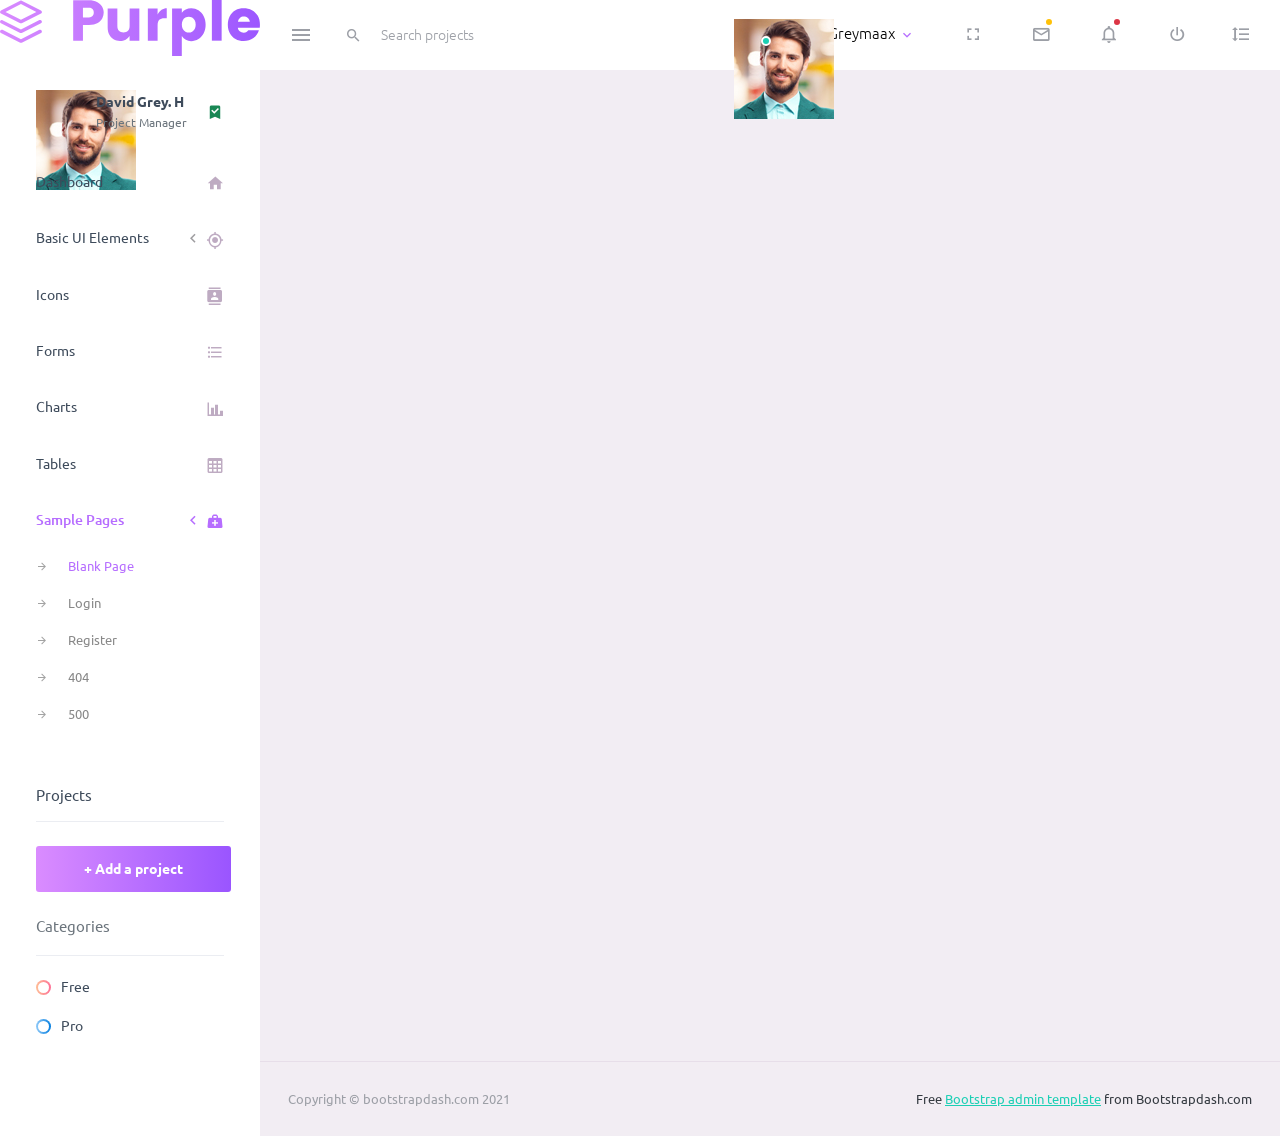
<file: BTL_ASPDotNet2022/wwwroot/PurpleAdmin/pages/samples/blank-page.html>
<!DOCTYPE html>
<html lang="en">
  <head>
    <!-- Required meta tags -->
    <meta charset="utf-8">
    <meta name="viewport" content="width=device-width, initial-scale=1, shrink-to-fit=no">
    <title>Purple Admin</title>
    <!-- plugins:css -->
    <link rel="stylesheet" href="../../assets/vendors/mdi/css/materialdesignicons.min.css">
    <link rel="stylesheet" href="../../assets/vendors/css/vendor.bundle.base.css">
    <!-- endinject -->
    <!-- Plugin css for this page -->
    <!-- End plugin css for this page -->
    <!-- inject:css -->
    <!-- endinject -->
    <!-- Layout styles -->
    <link rel="stylesheet" href="../../assets/css/style.css">
    <!-- End layout styles -->
    <link rel="shortcut icon" href="../../assets/images/favicon.ico" />
  </head>
  <body>
    <div class="container-scroller">
      <!-- partial:../../partials/_navbar.html -->
      <nav class="navbar default-layout-navbar col-lg-12 col-12 p-0 fixed-top d-flex flex-row">
        <div class="text-center navbar-brand-wrapper d-flex align-items-center justify-content-center">
          <a class="navbar-brand brand-logo" href="../../index.html"><img src="../../assets/images/logo.svg" alt="logo" /></a>
          <a class="navbar-brand brand-logo-mini" href="../../index.html"><img src="../../assets/images/logo-mini.svg" alt="logo" /></a>
        </div>
        <div class="navbar-menu-wrapper d-flex align-items-stretch">
          <button class="navbar-toggler navbar-toggler align-self-center" type="button" data-toggle="minimize">
            <span class="mdi mdi-menu"></span>
          </button>
          <div class="search-field d-none d-md-block">
            <form class="d-flex align-items-center h-100" action="#">
              <div class="input-group">
                <div class="input-group-prepend bg-transparent">
                  <i class="input-group-text border-0 mdi mdi-magnify"></i>
                </div>
                <input type="text" class="form-control bg-transparent border-0" placeholder="Search projects">
              </div>
            </form>
          </div>
          <ul class="navbar-nav navbar-nav-right">
            <li class="nav-item nav-profile dropdown">
              <a class="nav-link dropdown-toggle" id="profileDropdown" href="#" data-bs-toggle="dropdown" aria-expanded="false">
                <div class="nav-profile-img">
                  <img src="../../assets/images/faces/face1.jpg" alt="image">
                  <span class="availability-status online"></span>
                </div>
                <div class="nav-profile-text">
                  <p class="mb-1 text-black">David Greymaax</p>
                </div>
              </a>
              <div class="dropdown-menu navbar-dropdown" aria-labelledby="profileDropdown">
                <a class="dropdown-item" href="#">
                  <i class="mdi mdi-cached me-2 text-success"></i> Activity Log </a>
                <div class="dropdown-divider"></div>
                <a class="dropdown-item" href="#">
                  <i class="mdi mdi-logout me-2 text-primary"></i> Signout </a>
              </div>
            </li>
            <li class="nav-item d-none d-lg-block full-screen-link">
              <a class="nav-link">
                <i class="mdi mdi-fullscreen" id="fullscreen-button"></i>
              </a>
            </li>
            <li class="nav-item dropdown">
              <a class="nav-link count-indicator dropdown-toggle" id="messageDropdown" href="#" data-bs-toggle="dropdown" aria-expanded="false">
                <i class="mdi mdi-email-outline"></i>
                <span class="count-symbol bg-warning"></span>
              </a>
              <div class="dropdown-menu dropdown-menu-right navbar-dropdown preview-list" aria-labelledby="messageDropdown">
                <h6 class="p-3 mb-0">Messages</h6>
                <div class="dropdown-divider"></div>
                <a class="dropdown-item preview-item">
                  <div class="preview-thumbnail">
                    <img src="../../assets/images/faces/face4.jpg" alt="image" class="profile-pic">
                  </div>
                  <div class="preview-item-content d-flex align-items-start flex-column justify-content-center">
                    <h6 class="preview-subject ellipsis mb-1 font-weight-normal">Mark send you a message</h6>
                    <p class="text-gray mb-0"> 1 Minutes ago </p>
                  </div>
                </a>
                <div class="dropdown-divider"></div>
                <a class="dropdown-item preview-item">
                  <div class="preview-thumbnail">
                    <img src="../../assets/images/faces/face2.jpg" alt="image" class="profile-pic">
                  </div>
                  <div class="preview-item-content d-flex align-items-start flex-column justify-content-center">
                    <h6 class="preview-subject ellipsis mb-1 font-weight-normal">Cregh send you a message</h6>
                    <p class="text-gray mb-0"> 15 Minutes ago </p>
                  </div>
                </a>
                <div class="dropdown-divider"></div>
                <a class="dropdown-item preview-item">
                  <div class="preview-thumbnail">
                    <img src="../../assets/images/faces/face3.jpg" alt="image" class="profile-pic">
                  </div>
                  <div class="preview-item-content d-flex align-items-start flex-column justify-content-center">
                    <h6 class="preview-subject ellipsis mb-1 font-weight-normal">Profile picture updated</h6>
                    <p class="text-gray mb-0"> 18 Minutes ago </p>
                  </div>
                </a>
                <div class="dropdown-divider"></div>
                <h6 class="p-3 mb-0 text-center">4 new messages</h6>
              </div>
            </li>
            <li class="nav-item dropdown">
              <a class="nav-link count-indicator dropdown-toggle" id="notificationDropdown" href="#" data-bs-toggle="dropdown">
                <i class="mdi mdi-bell-outline"></i>
                <span class="count-symbol bg-danger"></span>
              </a>
              <div class="dropdown-menu dropdown-menu-right navbar-dropdown preview-list" aria-labelledby="notificationDropdown">
                <h6 class="p-3 mb-0">Notifications</h6>
                <div class="dropdown-divider"></div>
                <a class="dropdown-item preview-item">
                  <div class="preview-thumbnail">
                    <div class="preview-icon bg-success">
                      <i class="mdi mdi-calendar"></i>
                    </div>
                  </div>
                  <div class="preview-item-content d-flex align-items-start flex-column justify-content-center">
                    <h6 class="preview-subject font-weight-normal mb-1">Event today</h6>
                    <p class="text-gray ellipsis mb-0"> Just a reminder that you have an event today </p>
                  </div>
                </a>
                <div class="dropdown-divider"></div>
                <a class="dropdown-item preview-item">
                  <div class="preview-thumbnail">
                    <div class="preview-icon bg-warning">
                      <i class="mdi mdi-settings"></i>
                    </div>
                  </div>
                  <div class="preview-item-content d-flex align-items-start flex-column justify-content-center">
                    <h6 class="preview-subject font-weight-normal mb-1">Settings</h6>
                    <p class="text-gray ellipsis mb-0"> Update dashboard </p>
                  </div>
                </a>
                <div class="dropdown-divider"></div>
                <a class="dropdown-item preview-item">
                  <div class="preview-thumbnail">
                    <div class="preview-icon bg-info">
                      <i class="mdi mdi-link-variant"></i>
                    </div>
                  </div>
                  <div class="preview-item-content d-flex align-items-start flex-column justify-content-center">
                    <h6 class="preview-subject font-weight-normal mb-1">Launch Admin</h6>
                    <p class="text-gray ellipsis mb-0"> New admin wow! </p>
                  </div>
                </a>
                <div class="dropdown-divider"></div>
                <h6 class="p-3 mb-0 text-center">See all notifications</h6>
              </div>
            </li>
            <li class="nav-item nav-logout d-none d-lg-block">
              <a class="nav-link" href="#">
                <i class="mdi mdi-power"></i>
              </a>
            </li>
            <li class="nav-item nav-settings d-none d-lg-block">
              <a class="nav-link" href="#">
                <i class="mdi mdi-format-line-spacing"></i>
              </a>
            </li>
          </ul>
          <button class="navbar-toggler navbar-toggler-right d-lg-none align-self-center" type="button" data-toggle="offcanvas">
            <span class="mdi mdi-menu"></span>
          </button>
        </div>
      </nav>
      <!-- partial -->
      <div class="container-fluid page-body-wrapper">
        <!-- partial:../../partials/_sidebar.html -->
        <nav class="sidebar sidebar-offcanvas" id="sidebar">
          <ul class="nav">
            <li class="nav-item nav-profile">
              <a href="#" class="nav-link">
                <div class="nav-profile-image">
                  <img src="../../assets/images/faces/face1.jpg" alt="profile">
                  <span class="login-status online"></span>
                  <!--change to offline or busy as needed-->
                </div>
                <div class="nav-profile-text d-flex flex-column">
                  <span class="font-weight-bold mb-2">David Grey. H</span>
                  <span class="text-secondary text-small">Project Manager</span>
                </div>
                <i class="mdi mdi-bookmark-check text-success nav-profile-badge"></i>
              </a>
            </li>
            <li class="nav-item">
              <a class="nav-link" href="../../index.html">
                <span class="menu-title">Dashboard</span>
                <i class="mdi mdi-home menu-icon"></i>
              </a>
            </li>
            <li class="nav-item">
              <a class="nav-link" data-bs-toggle="collapse" href="#ui-basic" aria-expanded="false" aria-controls="ui-basic">
                <span class="menu-title">Basic UI Elements</span>
                <i class="menu-arrow"></i>
                <i class="mdi mdi-crosshairs-gps menu-icon"></i>
              </a>
              <div class="collapse" id="ui-basic">
                <ul class="nav flex-column sub-menu">
                  <li class="nav-item"> <a class="nav-link" href="../../pages/ui-features/buttons.html">Buttons</a></li>
                  <li class="nav-item"> <a class="nav-link" href="../../pages/ui-features/typography.html">Typography</a></li>
                </ul>
              </div>
            </li>
            <li class="nav-item">
              <a class="nav-link" href="../../pages/icons/mdi.html">
                <span class="menu-title">Icons</span>
                <i class="mdi mdi-contacts menu-icon"></i>
              </a>
            </li>
            <li class="nav-item">
              <a class="nav-link" href="../../pages/forms/basic_elements.html">
                <span class="menu-title">Forms</span>
                <i class="mdi mdi-format-list-bulleted menu-icon"></i>
              </a>
            </li>
            <li class="nav-item">
              <a class="nav-link" href="../../pages/charts/chartjs.html">
                <span class="menu-title">Charts</span>
                <i class="mdi mdi-chart-bar menu-icon"></i>
              </a>
            </li>
            <li class="nav-item">
              <a class="nav-link" href="../../pages/tables/basic-table.html">
                <span class="menu-title">Tables</span>
                <i class="mdi mdi-table-large menu-icon"></i>
              </a>
            </li>
            <li class="nav-item">
              <a class="nav-link" data-bs-toggle="collapse" href="#general-pages" aria-expanded="false" aria-controls="general-pages">
                <span class="menu-title">Sample Pages</span>
                <i class="menu-arrow"></i>
                <i class="mdi mdi-medical-bag menu-icon"></i>
              </a>
              <div class="collapse" id="general-pages">
                <ul class="nav flex-column sub-menu">
                  <li class="nav-item"> <a class="nav-link" href="../../pages/samples/blank-page.html"> Blank Page </a></li>
                  <li class="nav-item"> <a class="nav-link" href="../../pages/samples/login.html"> Login </a></li>
                  <li class="nav-item"> <a class="nav-link" href="../../pages/samples/register.html"> Register </a></li>
                  <li class="nav-item"> <a class="nav-link" href="../../pages/samples/error-404.html"> 404 </a></li>
                  <li class="nav-item"> <a class="nav-link" href="../../pages/samples/error-500.html"> 500 </a></li>
                </ul>
              </div>
            </li>
            <li class="nav-item sidebar-actions">
              <span class="nav-link">
                <div class="border-bottom">
                  <h6 class="font-weight-normal mb-3">Projects</h6>
                </div>
                <button class="btn btn-block btn-lg btn-gradient-primary mt-4">+ Add a project</button>
                <div class="mt-4">
                  <div class="border-bottom">
                    <p class="text-secondary">Categories</p>
                  </div>
                  <ul class="gradient-bullet-list mt-4">
                    <li>Free</li>
                    <li>Pro</li>
                  </ul>
                </div>
              </span>
            </li>
          </ul>
        </nav>
        <!-- partial -->
        <div class="main-panel">
          <div class="content-wrapper">
          </div>
          <!-- content-wrapper ends -->
          <!-- partial:../../partials/_footer.html -->
          <footer class="footer">
            <div class="container-fluid d-flex justify-content-between">
              <span class="text-muted d-block text-center text-sm-start d-sm-inline-block">Copyright © bootstrapdash.com 2021</span>
              <span class="float-none float-sm-end mt-1 mt-sm-0 text-end"> Free <a href="https://www.bootstrapdash.com/bootstrap-admin-template/" target="_blank">Bootstrap admin template</a> from Bootstrapdash.com</span>
            </div>
          </footer>
          <!-- partial -->
        </div>
        <!-- main-panel ends -->
      </div>
      <!-- page-body-wrapper ends -->
    </div>
    <!-- container-scroller -->
    <!-- plugins:js -->
    <script src="../../assets/vendors/js/vendor.bundle.base.js"></script>
    <!-- endinject -->
    <!-- Plugin js for this page -->
    <!-- End plugin js for this page -->
    <!-- inject:js -->
    <script src="../../assets/js/off-canvas.js"></script>
    <script src="../../assets/js/hoverable-collapse.js"></script>
    <script src="../../assets/js/misc.js"></script>
    <!-- endinject -->
    <!-- Custom js for this page -->
    <!-- End custom js for this page -->
  </body>
</html>
</file>
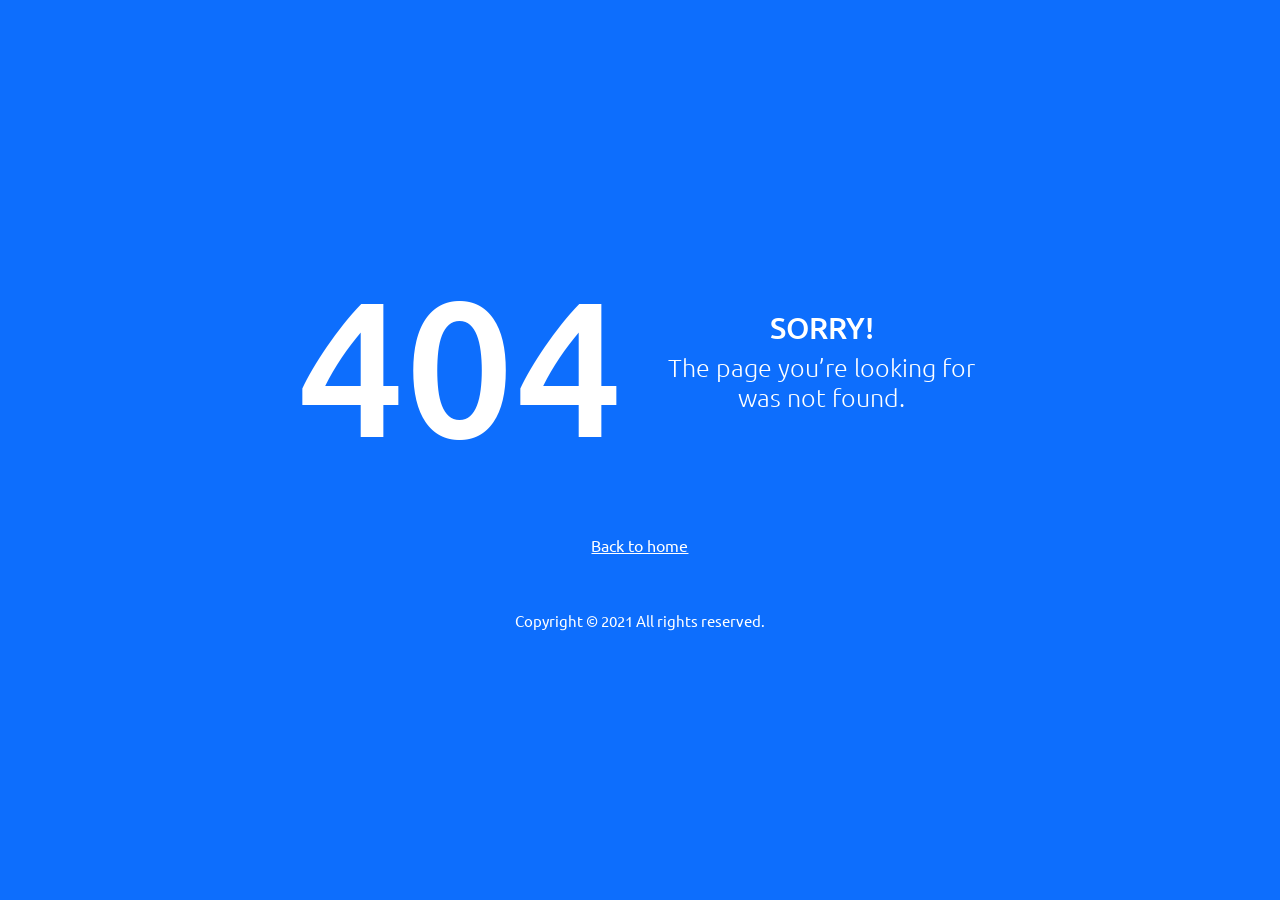
<file: BTL_ASPDotNet2022/wwwroot/PurpleAdmin/pages/samples/error-404.html>
<!DOCTYPE html>
<html lang="en">
  <head>
    <!-- Required meta tags -->
    <meta charset="utf-8">
    <meta name="viewport" content="width=device-width, initial-scale=1, shrink-to-fit=no">
    <title>Purple Admin</title>
    <!-- plugins:css -->
    <link rel="stylesheet" href="../../assets/vendors/mdi/css/materialdesignicons.min.css">
    <link rel="stylesheet" href="../../assets/vendors/css/vendor.bundle.base.css">
    <!-- endinject -->
    <!-- Plugin css for this page -->
    <!-- End Plugin css for this page -->
    <!-- inject:css -->
    <!-- endinject -->
    <!-- Layout styles -->
    <link rel="stylesheet" href="../../assets/css/style.css">
    <!-- End layout styles -->
    <link rel="shortcut icon" href="../../assets/images/favicon.ico" />
  </head>
  <body>
    <div class="container-scroller">
      <div class="container-fluid page-body-wrapper full-page-wrapper">
        <div class="content-wrapper d-flex align-items-center text-center error-page bg-primary">
          <div class="row flex-grow">
            <div class="col-lg-7 mx-auto text-white">
              <div class="row align-items-center d-flex flex-row">
                <div class="col-lg-6 text-lg-right pr-lg-4">
                  <h1 class="display-1 mb-0">404</h1>
                </div>
                <div class="col-lg-6 error-page-divider text-lg-left pl-lg-4">
                  <h2>SORRY!</h2>
                  <h3 class="font-weight-light">The page you’re looking for was not found.</h3>
                </div>
              </div>
              <div class="row mt-5">
                <div class="col-12 text-center mt-xl-2">
                  <a class="text-white font-weight-medium" href="../../index.html">Back to home</a>
                </div>
              </div>
              <div class="row mt-5">
                <div class="col-12 mt-xl-2">
                  <p class="text-white font-weight-medium text-center">Copyright &copy; 2021 All rights reserved.</p>
                </div>
              </div>
            </div>
          </div>
        </div>
        <!-- content-wrapper ends -->
      </div>
      <!-- page-body-wrapper ends -->
    </div>
    <!-- container-scroller -->
    <!-- plugins:js -->
    <script src="../../assets/vendors/js/vendor.bundle.base.js"></script>
    <!-- endinject -->
    <!-- Plugin js for this page -->
    <!-- End plugin js for this page -->
    <!-- inject:js -->
    <script src="../../assets/js/off-canvas.js"></script>
    <script src="../../assets/js/hoverable-collapse.js"></script>
    <script src="../../assets/js/misc.js"></script>
    <!-- endinject -->
  </body>
</html>
</file>
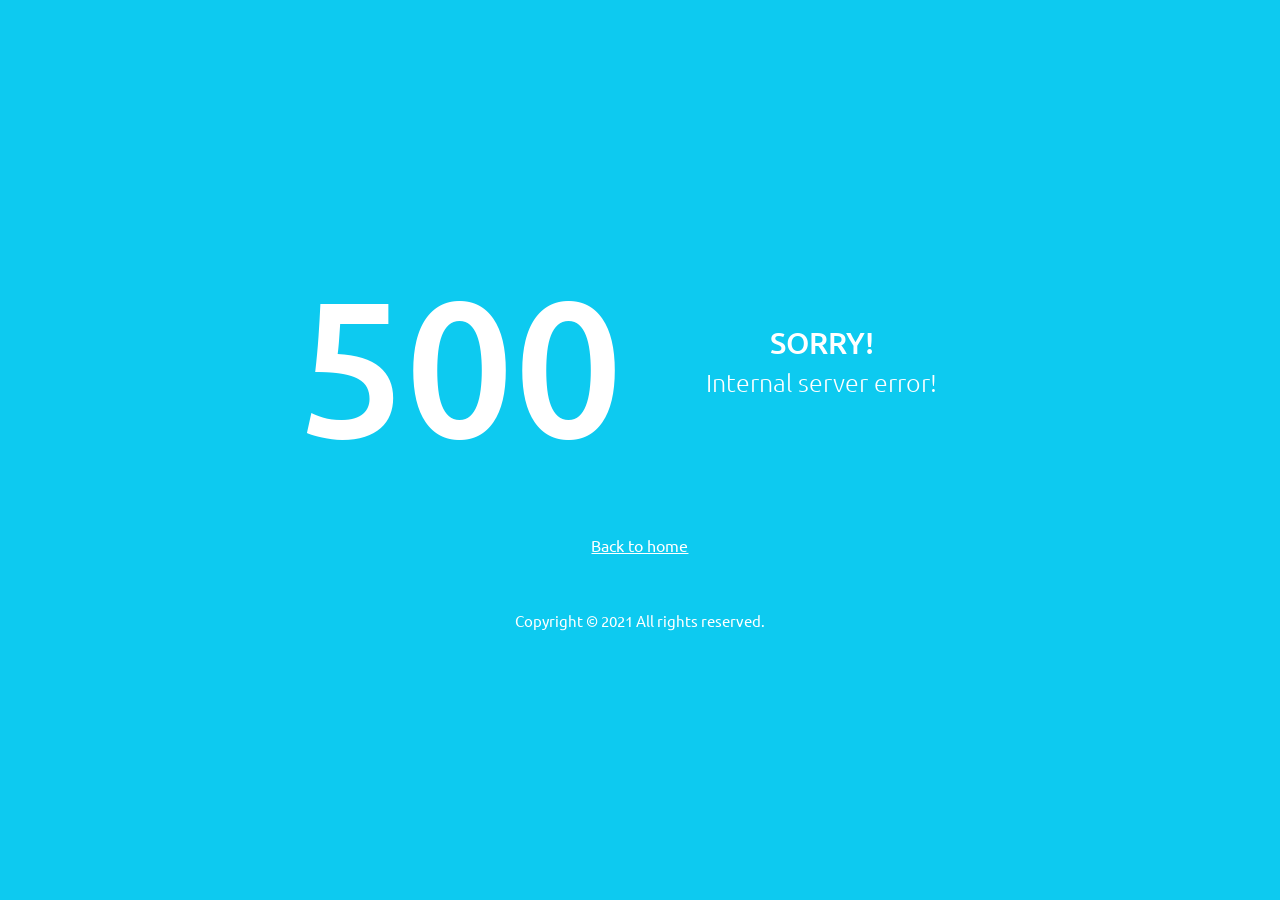
<file: BTL_ASPDotNet2022/wwwroot/PurpleAdmin/pages/samples/error-500.html>
<!DOCTYPE html>
<html lang="en">
  <head>
    <!-- Required meta tags -->
    <meta charset="utf-8">
    <meta name="viewport" content="width=device-width, initial-scale=1, shrink-to-fit=no">
    <title>Purple Admin</title>
    <!-- plugins:css -->
    <link rel="stylesheet" href="../../assets/vendors/mdi/css/materialdesignicons.min.css">
    <link rel="stylesheet" href="../../assets/vendors/css/vendor.bundle.base.css">
    <!-- endinject -->
    <!-- Plugin css for this page -->
    <!-- End Plugin css for this page -->
    <!-- inject:css -->
    <!-- endinject -->
    <!-- Layout styles -->
    <link rel="stylesheet" href="../../assets/css/style.css">
    <!-- End layout styles -->
    <link rel="shortcut icon" href="../../assets/images/favicon.ico" />
  </head>
  <body>
    <div class="container-scroller">
      <div class="container-fluid page-body-wrapper full-page-wrapper">
        <div class="content-wrapper d-flex align-items-center text-center error-page bg-info">
          <div class="row flex-grow">
            <div class="col-lg-7 mx-auto text-white">
              <div class="row align-items-center d-flex flex-row">
                <div class="col-lg-6 text-lg-right pr-lg-4">
                  <h1 class="display-1 mb-0">500</h1>
                </div>
                <div class="col-lg-6 error-page-divider text-lg-left pl-lg-4">
                  <h2>SORRY!</h2>
                  <h3 class="font-weight-light">Internal server error!</h3>
                </div>
              </div>
              <div class="row mt-5">
                <div class="col-12 text-center mt-xl-2">
                  <a class="text-white font-weight-medium" href="../../index.html">Back to home</a>
                </div>
              </div>
              <div class="row mt-5">
                <div class="col-12 mt-xl-2">
                  <p class="text-white font-weight-medium text-center">Copyright &copy; 2021 All rights reserved.</p>
                </div>
              </div>
            </div>
          </div>
        </div>
        <!-- content-wrapper ends -->
      </div>
      <!-- page-body-wrapper ends -->
    </div>
    <!-- container-scroller -->
    <!-- plugins:js -->
    <script src="../../assets/vendors/js/vendor.bundle.base.js"></script>
    <!-- endinject -->
    <!-- Plugin js for this page -->
    <!-- End plugin js for this page -->
    <!-- inject:js -->
    <script src="../../assets/js/off-canvas.js"></script>
    <script src="../../assets/js/hoverable-collapse.js"></script>
    <script src="../../assets/js/misc.js"></script>
    <!-- endinject -->
  </body>
</html>
</file>
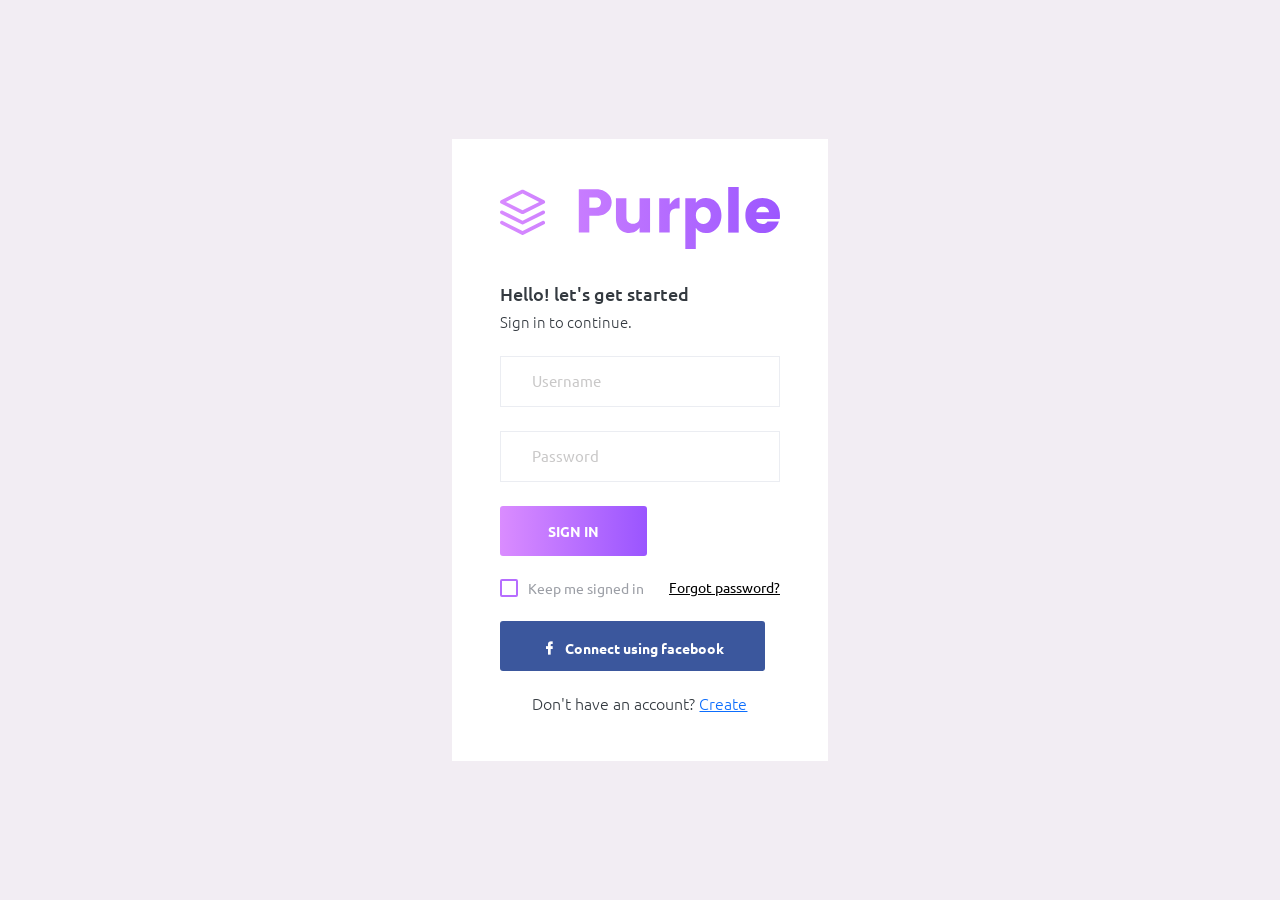
<file: BTL_ASPDotNet2022/wwwroot/PurpleAdmin/pages/samples/login.html>
<!DOCTYPE html>
<html lang="en">
  <head>
    <!-- Required meta tags -->
    <meta charset="utf-8">
    <meta name="viewport" content="width=device-width, initial-scale=1, shrink-to-fit=no">
    <title>Purple Admin</title>
    <!-- plugins:css -->
    <link rel="stylesheet" href="../../assets/vendors/mdi/css/materialdesignicons.min.css">
    <link rel="stylesheet" href="../../assets/vendors/css/vendor.bundle.base.css">
    <!-- endinject -->
    <!-- Plugin css for this page -->
    <!-- End plugin css for this page -->
    <!-- inject:css -->
    <!-- endinject -->
    <!-- Layout styles -->
    <link rel="stylesheet" href="../../assets/css/style.css">
    <!-- End layout styles -->
    <link rel="shortcut icon" href="../../assets/images/favicon.ico" />
  </head>
  <body>
    <div class="container-scroller">
      <div class="container-fluid page-body-wrapper full-page-wrapper">
        <div class="content-wrapper d-flex align-items-center auth">
          <div class="row flex-grow">
            <div class="col-lg-4 mx-auto">
              <div class="auth-form-light text-left p-5">
                <div class="brand-logo">
                  <img src="../../assets/images/logo.svg">
                </div>
                <h4>Hello! let's get started</h4>
                <h6 class="font-weight-light">Sign in to continue.</h6>
                <form class="pt-3">
                  <div class="form-group">
                    <input type="email" class="form-control form-control-lg" id="exampleInputEmail1" placeholder="Username">
                  </div>
                  <div class="form-group">
                    <input type="password" class="form-control form-control-lg" id="exampleInputPassword1" placeholder="Password">
                  </div>
                  <div class="mt-3">
                    <a class="btn btn-block btn-gradient-primary btn-lg font-weight-medium auth-form-btn" href="../../index.html">SIGN IN</a>
                  </div>
                  <div class="my-2 d-flex justify-content-between align-items-center">
                    <div class="form-check">
                      <label class="form-check-label text-muted">
                        <input type="checkbox" class="form-check-input"> Keep me signed in </label>
                    </div>
                    <a href="#" class="auth-link text-black">Forgot password?</a>
                  </div>
                  <div class="mb-2">
                    <button type="button" class="btn btn-block btn-facebook auth-form-btn">
                      <i class="mdi mdi-facebook me-2"></i>Connect using facebook </button>
                  </div>
                  <div class="text-center mt-4 font-weight-light"> Don't have an account? <a href="register.html" class="text-primary">Create</a>
                  </div>
                </form>
              </div>
            </div>
          </div>
        </div>
        <!-- content-wrapper ends -->
      </div>
      <!-- page-body-wrapper ends -->
    </div>
    <!-- container-scroller -->
    <!-- plugins:js -->
    <script src="../../assets/vendors/js/vendor.bundle.base.js"></script>
    <!-- endinject -->
    <!-- Plugin js for this page -->
    <!-- End plugin js for this page -->
    <!-- inject:js -->
    <script src="../../assets/js/off-canvas.js"></script>
    <script src="../../assets/js/hoverable-collapse.js"></script>
    <script src="../../assets/js/misc.js"></script>
    <!-- endinject -->
  </body>
</html>
</file>
<file: BTL_ASPDotNet2022/wwwroot/PurpleAdmin/assets/vendors/css/vendor.bundle.base.css>
/*
 * Container style
 */
.ps {
  overflow: hidden !important;
  overflow-anchor: none;
  -ms-overflow-style: none;
  touch-action: auto;
  -ms-touch-action: auto;
}

/*
 * Scrollbar rail styles
 */
.ps__rail-x {
  display: none;
  opacity: 0;
  transition: background-color .2s linear, opacity .2s linear;
  -webkit-transition: background-color .2s linear, opacity .2s linear;
  height: 15px;
  /* there must be 'bottom' or 'top' for ps__rail-x */
  bottom: 0px;
  /* please don't change 'position' */
  position: absolute;
}

.ps__rail-y {
  display: none;
  opacity: 0;
  transition: background-color .2s linear, opacity .2s linear;
  -webkit-transition: background-color .2s linear, opacity .2s linear;
  width: 15px;
  /* there must be 'right' or 'left' for ps__rail-y */
  right: 0;
  /* please don't change 'position' */
  position: absolute;
}

.ps--active-x > .ps__rail-x,
.ps--active-y > .ps__rail-y {
  display: block;
  background-color: transparent;
}

.ps:hover > .ps__rail-x,
.ps:hover > .ps__rail-y,
.ps--focus > .ps__rail-x,
.ps--focus > .ps__rail-y,
.ps--scrolling-x > .ps__rail-x,
.ps--scrolling-y > .ps__rail-y {
  opacity: 0.6;
}

.ps .ps__rail-x:hover,
.ps .ps__rail-y:hover,
.ps .ps__rail-x:focus,
.ps .ps__rail-y:focus,
.ps .ps__rail-x.ps--clicking,
.ps .ps__rail-y.ps--clicking {
  background-color: #eee;
  opacity: 0.9;
}

/*
 * Scrollbar thumb styles
 */
.ps__thumb-x {
  background-color: #aaa;
  border-radius: 6px;
  transition: background-color .2s linear, height .2s ease-in-out;
  -webkit-transition: background-color .2s linear, height .2s ease-in-out;
  height: 6px;
  /* there must be 'bottom' for ps__thumb-x */
  bottom: 2px;
  /* please don't change 'position' */
  position: absolute;
}

.ps__thumb-y {
  background-color: #aaa;
  border-radius: 6px;
  transition: background-color .2s linear, width .2s ease-in-out;
  -webkit-transition: background-color .2s linear, width .2s ease-in-out;
  width: 6px;
  /* there must be 'right' for ps__thumb-y */
  right: 2px;
  /* please don't change 'position' */
  position: absolute;
}

.ps__rail-x:hover > .ps__thumb-x,
.ps__rail-x:focus > .ps__thumb-x,
.ps__rail-x.ps--clicking .ps__thumb-x {
  background-color: #999;
  height: 11px;
}

.ps__rail-y:hover > .ps__thumb-y,
.ps__rail-y:focus > .ps__thumb-y,
.ps__rail-y.ps--clicking .ps__thumb-y {
  background-color: #999;
  width: 11px;
}

/* MS supports */
@supports (-ms-overflow-style: none) {
  .ps {
    overflow: auto !important;
  }
}

@media screen and (-ms-high-contrast: active), (-ms-high-contrast: none) {
  .ps {
    overflow: auto !important;
  }
}
</file>
<file: BTL_ASPDotNet2022/wwwroot/Hidayah/assets/css/style.css>
/**
* Template Name: Hidayah - v4.9.1
* Template URL: https://bootstrapmade.com/hidayah-free-simple-html-template-for-corporate/
* Author: BootstrapMade.com
* License: https://bootstrapmade.com/license/
*/

/*--------------------------------------------------------------
# General
--------------------------------------------------------------*/
body {
  font-family: "Open Sans", sans-serif;
  color: #444444;
}

a {
  color: #428bca;
  text-decoration: none;
}

a:hover {
  color: #6aa3d5;
  text-decoration: none;
}

h1,
h2,
h3,
h4,
h5,
h6 {
  font-family: "Raleway", sans-serif;
}

/*--------------------------------------------------------------
# Preloader
--------------------------------------------------------------*/
#preloader {
  position: fixed;
  top: 0;
  left: 0;
  right: 0;
  bottom: 0;
  z-index: 9999;
  overflow: hidden;
  background: #fff;
}

#preloader:before {
  content: "";
  position: fixed;
  top: calc(50% - 30px);
  left: calc(50% - 30px);
  border: 6px solid #428bca;
  border-top-color: #fff;
  border-bottom-color: #fff;
  border-radius: 50%;
  width: 60px;
  height: 60px;
  -webkit-animation: animate-preloader 1s linear infinite;
  animation: animate-preloader 1s linear infinite;
}

@-webkit-keyframes animate-preloader {
  0% {
    transform: rotate(0deg);
  }

  100% {
    transform: rotate(360deg);
  }
}

@keyframes animate-preloader {
  0% {
    transform: rotate(0deg);
  }

  100% {
    transform: rotate(360deg);
  }
}

/*--------------------------------------------------------------
# Back to top button
--------------------------------------------------------------*/
.back-to-top {
  position: fixed;
  visibility: hidden;
  opacity: 0;
  right: 15px;
  bottom: 15px;
  z-index: 99999;
  background: #428bca;
  width: 40px;
  height: 40px;
  border-radius: 4px;
  transition: all 0.4s;
}

.back-to-top i {
  font-size: 24px;
  color: #fff;
  line-height: 0;
}

.back-to-top:hover {
  background: #629fd3;
  color: #fff;
}

.back-to-top.active {
  visibility: visible;
  opacity: 1;
}

/*--------------------------------------------------------------
# Header
--------------------------------------------------------------*/
#header {
  transition: all 0.5s;
  z-index: 997;
  padding: 15px 0;
  border-bottom: 1px solid rgba(255, 255, 255, 0.1);
}

#header.header-scrolled,
#header.header-inner-pages {
  background: rgba(23, 26, 29, 0.8);
}

#header .logo {
  font-size: 30px;
  margin: 0;
  padding: 0;
  line-height: 1;
  font-weight: 600;
  letter-spacing: 1px;
  font-family: "Poppins", sans-serif;
}

#header .logo a {
  color: #fff;
}

#header .logo img {
  max-height: 40px;
}

@media (max-width: 992px) {
  #header {
    border: 0;
  }
}

/*--------------------------------------------------------------
# Navigation Menu
--------------------------------------------------------------*/
/**
* Desktop Navigation 
*/
.navbar {
  padding: 0;
}

.navbar ul {
  margin: 0;
  padding: 0;
  display: flex;
  list-style: none;
  align-items: center;
}

.navbar li {
  position: relative;
}

.navbar a,
.navbar a:focus {
  display: flex;
  align-items: center;
  justify-content: space-between;
  padding: 10px 0 10px 30px;
  text-transform: uppercase;
  font-size: 12px;
  font-weight: 600;
  color: #fff;
  white-space: nowrap;
  transition: 0.3s;
}

.navbar a i,
.navbar a:focus i {
  font-size: 12px;
  line-height: 0;
  margin-left: 5px;
}

.navbar a:hover,
.navbar .active,
.navbar .active:focus,
.navbar li:hover>a {
  color: #5697d0;
}

.navbar .dropdown ul {
  display: block;
  position: absolute;
  left: 14px;
  top: calc(100% + 30px);
  margin: 0;
  padding: 10px 0;
  z-index: 99;
  opacity: 0;
  visibility: hidden;
  background: #fff;
  box-shadow: 0px 0px 30px rgba(127, 137, 161, 0.25);
  transition: 0.3s;
}

.navbar .dropdown ul li {
  min-width: 200px;
}

.navbar .dropdown ul a {
  padding: 10px 20px;
  font-size: 13px;
  font-weight: 500;
  text-transform: none;
  color: #193c5a;
}

.navbar .dropdown ul a i {
  font-size: 12px;
}

.navbar .dropdown ul a:hover,
.navbar .dropdown ul .active:hover,
.navbar .dropdown ul li:hover>a {
  color: #428bca;
}

.navbar .dropdown:hover>ul {
  opacity: 1;
  top: 100%;
  visibility: visible;
}

.navbar .dropdown .dropdown ul {
  top: 0;
  left: calc(100% - 30px);
  visibility: hidden;
}

.navbar .dropdown .dropdown:hover>ul {
  opacity: 1;
  top: 0;
  left: 100%;
  visibility: visible;
}

@media (max-width: 1366px) {
  .navbar .dropdown .dropdown ul {
    left: -90%;
  }

  .navbar .dropdown .dropdown:hover>ul {
    left: -100%;
  }
}

/**
* Mobile Navigation 
*/
.mobile-nav-toggle {
  color: #fff;
  font-size: 28px;
  cursor: pointer;
  display: none;
  line-height: 0;
  transition: 0.5s;
}

.mobile-nav-toggle.bi-x {
  color: #fff;
}

@media (max-width: 991px) {
  .mobile-nav-toggle {
    display: block;
  }

  .navbar ul {
    display: none;
  }
}

.navbar-mobile {
  position: fixed;
  overflow: hidden;
  top: 0;
  right: 0;
  left: 0;
  bottom: 0;
  background: rgba(34, 39, 43, 0.9);
  transition: 0.3s;
  z-index: 999;
}

.navbar-mobile .mobile-nav-toggle {
  position: absolute;
  top: 15px;
  right: 15px;
}

.navbar-mobile ul {
  display: block;
  position: absolute;
  top: 55px;
  right: 15px;
  bottom: 15px;
  left: 15px;
  padding: 10px 0;
  border-radius: 10px;
  background-color: #fff;
  overflow-y: auto;
  transition: 0.3s;
}

.navbar-mobile a,
.navbar-mobile a:focus {
  padding: 10px 20px;
  font-size: 15px;
  color: #394047;
}

.navbar-mobile a:hover,
.navbar-mobile .active,
.navbar-mobile li:hover>a {
  color: #428bca;
}

.navbar-mobile .getstarted,
.navbar-mobile .getstarted:focus {
  margin: 15px;
}

.navbar-mobile .dropdown ul {
  position: static;
  display: none;
  margin: 10px 20px;
  padding: 10px 0;
  z-index: 99;
  opacity: 1;
  visibility: visible;
  background: #fff;
  box-shadow: 0px 0px 30px rgba(127, 137, 161, 0.25);
}

.navbar-mobile .dropdown ul li {
  min-width: 200px;
}

.navbar-mobile .dropdown ul a {
  padding: 10px 20px;
  font-size: 14px;
}

.navbar-mobile .dropdown ul a i {
  font-size: 12px;
}

.navbar-mobile .dropdown ul a:hover,
.navbar-mobile .dropdown ul .active:hover,
.navbar-mobile .dropdown ul li:hover>a {
  color: #428bca;
}

.navbar-mobile .dropdown>.dropdown-active {
  display: block;
}

/*--------------------------------------------------------------
# Hero Section
--------------------------------------------------------------*/
#hero {
  width: 100%;
  height: 100vh;
  background-color: rgba(34, 39, 43, 0.8);
  overflow: hidden;
  position: relative;
}

#hero .carousel,
#hero .carousel-inner,
#hero .carousel-item,
#hero .carousel-item::before {
  background-size: cover;
  background-position: center;
  background-repeat: no-repeat;
  position: absolute;
  top: 0;
  right: 0;
  left: 0;
  bottom: 0;
}

#hero .carousel-item::before {
  content: "";
  background-color: rgba(12, 13, 14, 0.8);
}

#hero .carousel-container {
  display: flex;
  justify-content: center;
  align-items: center;
  position: absolute;
  bottom: 0;
  top: 70px;
  left: 50px;
  right: 50px;
}

#hero .container {
  text-align: center;
}

#hero h2 {
  color: #fff;
  margin-bottom: 20px;
  font-size: 48px;
  font-weight: 700;
}

#hero p {
  -webkit-animation-delay: 0.4s;
  animation-delay: 0.4s;
  margin: 0 auto 30px auto;
  color: #fff;
}

#hero .carousel-inner .carousel-item {
  transition-property: opacity;
  background-position: center top;
}

#hero .carousel-inner .carousel-item,
#hero .carousel-inner .active.carousel-item-start,
#hero .carousel-inner .active.carousel-item-end {
  opacity: 0;
}

#hero .carousel-inner .active,
#hero .carousel-inner .carousel-item-next.carousel-item-start,
#hero .carousel-inner .carousel-item-prev.carousel-item-end {
  opacity: 1;
  transition: 0.5s;
}

#hero .carousel-control-next-icon,
#hero .carousel-control-prev-icon {
  background: none;
  font-size: 30px;
  line-height: 0;
  width: auto;
  height: auto;
  background: rgba(255, 255, 255, 0.2);
  border-radius: 50px;
  transition: 0.3s;
  color: rgba(255, 255, 255, 0.5);
  width: 54px;
  height: 54px;
  display: flex;
  align-items: center;
  justify-content: center;
}

#hero .carousel-control-next-icon:hover,
#hero .carousel-control-prev-icon:hover {
  background: rgba(255, 255, 255, 0.3);
  color: rgba(255, 255, 255, 0.8);
}

#hero .carousel-indicators li {
  cursor: pointer;
  background: #fff;
  overflow: hidden;
  border: 0;
  width: 12px;
  height: 12px;
  border-radius: 50px;
  opacity: 0.6;
  transition: 0.3s;
}

#hero .carousel-indicators li.active {
  opacity: 1;
  background: #428bca;
}

#hero .btn-get-started {
  font-family: "Raleway", sans-serif;
  font-weight: 500;
  font-size: 14px;
  letter-spacing: 1px;
  display: inline-block;
  padding: 14px 32px;
  border-radius: 4px;
  transition: 0.5s;
  line-height: 1;
  color: #fff;
  -webkit-animation-delay: 0.8s;
  animation-delay: 0.8s;
  background: #428bca;
}

#hero .btn-get-started:hover {
  background: #5697d0;
}

@media (max-width: 768px) {
  #hero h2 {
    font-size: 28px;
  }
}

@media (max-height: 500px) {
  #hero {
    height: 120vh;
  }
}

/*--------------------------------------------------------------
# Sections General
--------------------------------------------------------------*/
section {
  padding: 80px 0;
}

.section-bg {
  background-color: #fafafb;
}

.section-title {
  text-align: center;
  padding-bottom: 50px;
}

.section-title h2 {
  font-size: 13px;
  letter-spacing: 1px;
  font-weight: 700;
  padding: 8px 20px;
  margin: 0;
  background: #f5f9fc;
  color: #428bca;
  display: inline-block;
  text-transform: uppercase;
  border-radius: 50px;
}

.section-title h3 {
  margin: 15px 0 0 0;
  font-size: 32px;
  font-weight: 700;
}

.section-title h3 span {
  color: #428bca;
}

.section-title p {
  margin: 15px auto 0 auto;
  font-weight: 500;
  color: #919191;
}

@media (min-width: 1024px) {
  .section-title p {
    width: 50%;
  }
}

/*--------------------------------------------------------------
# About
--------------------------------------------------------------*/
.about .icon-boxes h3 {
  font-size: 28px;
  font-weight: 700;
  color: #394047;
  margin-bottom: 15px;
}

.about .icon-box {
  margin-top: 40px;
}

.about .icon-box .icon {
  float: left;
  display: flex;
  align-items: center;
  justify-content: center;
  width: 64px;
  height: 64px;
  border: 2px solid #b9d4ec;
  border-radius: 50px;
  transition: 0.5s;
}

.about .icon-box .icon i {
  color: #428bca;
  font-size: 32px;
}

.about .icon-box:hover .icon {
  background: #428bca;
  border-color: #428bca;
}

.about .icon-box:hover .icon i {
  color: #fff;
}

.about .icon-box .title {
  margin-left: 85px;
  font-weight: 700;
  margin-bottom: 10px;
  font-size: 18px;
}

.about .icon-box .title a {
  color: #343a40;
  transition: 0.3s;
}

.about .icon-box .title a:hover {
  color: #428bca;
}

.about .icon-box .description {
  margin-left: 85px;
  line-height: 24px;
  font-size: 14px;
}

.about .video-box {
  background: url("../img/about.jpg") center center no-repeat;
  background-size: cover;
  min-height: 500px;
}

.about .play-btn {
  width: 94px;
  height: 94px;
  background: radial-gradient(#428bca 50%, rgba(66, 139, 202, 0.4) 52%);
  border-radius: 50%;
  display: block;
  position: absolute;
  left: calc(50% - 47px);
  top: calc(50% - 47px);
  overflow: hidden;
}

.about .play-btn::after {
  content: "";
  position: absolute;
  left: 50%;
  top: 50%;
  transform: translateX(-40%) translateY(-50%);
  width: 0;
  height: 0;
  border-top: 10px solid transparent;
  border-bottom: 10px solid transparent;
  border-left: 15px solid #fff;
  z-index: 100;
  transition: all 400ms cubic-bezier(0.55, 0.055, 0.675, 0.19);
}

.about .play-btn::before {
  content: "";
  position: absolute;
  width: 120px;
  height: 120px;
  -webkit-animation-delay: 0s;
  animation-delay: 0s;
  -webkit-animation: pulsate-btn 2s;
  animation: pulsate-btn 2s;
  -webkit-animation-direction: forwards;
  animation-direction: forwards;
  -webkit-animation-iteration-count: infinite;
  animation-iteration-count: infinite;
  -webkit-animation-timing-function: steps;
  animation-timing-function: steps;
  opacity: 1;
  border-radius: 50%;
  border: 5px solid rgba(66, 139, 202, 0.7);
  top: -15%;
  left: -15%;
  background: rgba(198, 16, 0, 0);
}

.about .play-btn:hover::after {
  border-left: 15px solid #428bca;
  transform: scale(20);
}

.about .play-btn:hover::before {
  content: "";
  position: absolute;
  left: 50%;
  top: 50%;
  transform: translateX(-40%) translateY(-50%);
  width: 0;
  height: 0;
  border: none;
  border-top: 10px solid transparent;
  border-bottom: 10px solid transparent;
  border-left: 15px solid #fff;
  z-index: 200;
  -webkit-animation: none;
  animation: none;
  border-radius: 0;
}

@-webkit-keyframes pulsate-btn {
  0% {
    transform: scale(0.6, 0.6);
    opacity: 1;
  }

  100% {
    transform: scale(1, 1);
    opacity: 0;
  }
}

@keyframes pulsate-btn {
  0% {
    transform: scale(0.6, 0.6);
    opacity: 1;
  }

  100% {
    transform: scale(1, 1);
    opacity: 0;
  }
}

/*--------------------------------------------------------------
# Counts
--------------------------------------------------------------*/
.counts {
  padding: 80px 0 60px 0;
}

.counts .counters span {
  font-size: 48px;
  display: block;
  color: #428bca;
  font-weight: 700;
}

.counts .counters p {
  padding: 0;
  margin: 0 0 20px 0;
  font-family: "Raleway", sans-serif;
  font-size: 15px;
  font-weight: 500;
}

/*--------------------------------------------------------------
# Skills
--------------------------------------------------------------*/
.skills {
  padding-top: 0;
}

.skills .progress {
  height: 60px;
  display: block;
  background: none;
  border-radius: 0;
}

.skills .progress .skill {
  padding: 10px 0;
  margin: 0;
  text-transform: uppercase;
  display: block;
  font-weight: 600;
  font-family: "Poppins", sans-serif;
  color: #394047;
}

.skills .progress .skill .val {
  float: right;
  font-style: normal;
}

.skills .progress-bar-wrap {
  background: #e3e6e9;
}

.skills .progress-bar {
  width: 1px;
  height: 10px;
  transition: 0.9s;
  background-color: #428bca;
}

/*--------------------------------------------------------------
# Services
--------------------------------------------------------------*/
.services {
  padding-bottom: 30px;
}

.services .icon-box {
  margin-bottom: 60px;
}

.services .icon {
  float: left;
}

.services .icon i {
  color: #428bca;
  font-size: 36px;
  line-height: 1;
}

.services .title {
  margin-left: 60px;
  font-weight: 700;
  margin-bottom: 15px;
  font-size: 18px;
}

.services .title a {
  color: #343a40;
  transition: 0.3s;
}

.services .icon-box:hover .title a {
  color: #428bca;
}

.services .description {
  margin-left: 60px;
  line-height: 24px;
  font-size: 14px;
}

/*--------------------------------------------------------------
# Cta
--------------------------------------------------------------*/
.cta {
  background: linear-gradient(rgba(12, 13, 14, 0.8), rgba(12, 13, 14, 0.8)), url("../img/cta-bg.jpg") fixed center center;
  background-size: cover;
  padding: 120px 0;
}

.cta h3 {
  color: #fff;
  font-size: 28px;
  font-weight: 700;
  margin-bottom: 20px;
}

.cta p {
  color: #fff;
}

.cta .cta-btn {
  font-family: "Raleway", sans-serif;
  font-weight: 500;
  font-size: 16px;
  letter-spacing: 1px;
  display: inline-block;
  padding: 12px 35px;
  border-radius: 4px;
  transition: 0.5s;
  margin-top: 20px;
  background: #428bca;
  color: #fff;
}

.cta .cta-btn:hover {
  background: #5697d0;
}

/*--------------------------------------------------------------
# Portfolio
--------------------------------------------------------------*/
.portfolio .portfolio-item {
  margin-bottom: 30px;
}

.portfolio #portfolio-flters {
  padding: 0;
  margin: 0 auto 20px auto;
  list-style: none;
  text-align: center;
}

.portfolio #portfolio-flters li {
  cursor: pointer;
  display: inline-block;
  padding: 8px 15px 10px 15px;
  font-size: 14px;
  font-weight: 600;
  line-height: 1;
  text-transform: uppercase;
  color: #444444;
  margin-bottom: 5px;
  transition: all 0.3s ease-in-out;
  border-radius: 3px;
}

.portfolio #portfolio-flters li:hover,
.portfolio #portfolio-flters li.filter-active {
  color: #fff;
  background: #428bca;
}

.portfolio #portfolio-flters li:last-child {
  margin-right: 0;
}

.portfolio .portfolio-wrap {
  transition: 0.3s;
  position: relative;
  overflow: hidden;
  z-index: 1;
  background: rgba(57, 64, 71, 0.6);
}

.portfolio .portfolio-wrap::before {
  content: "";
  background: rgba(57, 64, 71, 0.6);
  position: absolute;
  left: 0;
  right: 0;
  top: 0;
  bottom: 0;
  transition: all ease-in-out 0.3s;
  z-index: 2;
  opacity: 0;
}

.portfolio .portfolio-wrap img {
  transition: all ease-in-out 0.3s;
}

.portfolio .portfolio-wrap .portfolio-info {
  opacity: 0;
  position: absolute;
  top: 0;
  left: 0;
  right: 0;
  bottom: 0;
  z-index: 3;
  transition: all ease-in-out 0.3s;
  display: flex;
  flex-direction: column;
  justify-content: flex-end;
  align-items: flex-start;
  padding: 20px;
}

.portfolio .portfolio-wrap .portfolio-info h4 {
  font-size: 20px;
  color: #fff;
  font-weight: 600;
}

.portfolio .portfolio-wrap .portfolio-info p {
  color: rgba(255, 255, 255, 0.7);
  font-size: 14px;
  text-transform: uppercase;
  padding: 0;
  margin: 0;
  font-style: italic;
}

.portfolio .portfolio-wrap .portfolio-links {
  text-align: center;
  z-index: 4;
}

.portfolio .portfolio-wrap .portfolio-links a {
  color: #fff;
  margin: 0 5px 0 0;
  font-size: 28px;
  display: inline-block;
  transition: 0.3s;
}

.portfolio .portfolio-wrap .portfolio-links a:hover {
  color: #6aa3d5;
}

.portfolio .portfolio-wrap:hover::before {
  opacity: 1;
}

.portfolio .portfolio-wrap:hover img {
  transform: scale(1.2);
}

.portfolio .portfolio-wrap:hover .portfolio-info {
  opacity: 1;
}

/*--------------------------------------------------------------
# Portfolio Details
--------------------------------------------------------------*/
.portfolio-details {
  padding-top: 40px;
}

.portfolio-details .portfolio-details-slider img {
  width: 100%;
}

.portfolio-details .portfolio-details-slider .swiper-pagination {
  margin-top: 20px;
  position: relative;
}

.portfolio-details .portfolio-details-slider .swiper-pagination .swiper-pagination-bullet {
  width: 12px;
  height: 12px;
  background-color: #fff;
  opacity: 1;
  border: 1px solid #428bca;
}

.portfolio-details .portfolio-details-slider .swiper-pagination .swiper-pagination-bullet-active {
  background-color: #428bca;
}

.portfolio-details .portfolio-info {
  padding: 30px;
  box-shadow: 0px 0 30px rgba(57, 64, 71, 0.08);
}

.portfolio-details .portfolio-info h3 {
  font-size: 22px;
  font-weight: 700;
  margin-bottom: 20px;
  padding-bottom: 20px;
  border-bottom: 1px solid #eee;
}

.portfolio-details .portfolio-info ul {
  list-style: none;
  padding: 0;
  font-size: 15px;
}

.portfolio-details .portfolio-info ul li+li {
  margin-top: 10px;
}

.portfolio-details .portfolio-description {
  padding-top: 30px;
}

.portfolio-details .portfolio-description h2 {
  font-size: 26px;
  font-weight: 700;
  margin-bottom: 20px;
}

.portfolio-details .portfolio-description p {
  padding: 0;
}

/*--------------------------------------------------------------
# Testimonials
--------------------------------------------------------------*/
.testimonials .testimonials-carousel,
.testimonials .testimonials-slider {
  overflow: hidden;
}

.testimonials .testimonial-item {
  box-sizing: content-box;
  padding: 40px;
  box-shadow: 0px 2px 12px rgba(0, 0, 0, 0.08);
  position: relative;
  background: #fff;
}

.testimonials .testimonial-item .testimonial-img {
  width: 90px;
  border-radius: 10px;
  border: 6px solid #fff;
  float: left;
  margin: 0 10px 0 0;
}

.testimonials .testimonial-item h3 {
  font-size: 18px;
  font-weight: bold;
  margin: 10px 0 5px 0;
  color: #394047;
}

.testimonials .testimonial-item h4 {
  font-size: 14px;
  color: #999;
  margin: 0;
}

.testimonials .testimonial-item .quote-icon-left,
.testimonials .testimonial-item .quote-icon-right {
  color: #b9d4ec;
  font-size: 26px;
}

.testimonials .testimonial-item .quote-icon-left {
  display: inline-block;
  left: -5px;
  position: relative;
}

.testimonials .testimonial-item .quote-icon-right {
  display: inline-block;
  right: -5px;
  position: relative;
  top: 10px;
}

.testimonials .testimonial-item p {
  font-style: italic;
  margin: 15px 0 0 0;
  padding: 0;
}

/*--------------------------------------------------------------
# Team
--------------------------------------------------------------*/
.team .member {
  text-align: center;
  margin-bottom: 20px;
  background: #343a40;
  position: relative;
  overflow: hidden;
  border-radius: 4px;
}

.team .member .member-info {
  opacity: 0;
  position: absolute;
  bottom: 0;
  top: 0;
  left: 0;
  right: 0;
  transition: 0.2s;
}

.team .member .member-info-content {
  position: absolute;
  left: 0;
  right: 0;
  bottom: 10px;
  transition: bottom 0.4s;
}

.team .member .member-info-content h4 {
  font-weight: 700;
  margin-bottom: 2px;
  font-size: 18px;
  color: #fff;
}

.team .member .member-info-content span {
  font-style: italic;
  display: block;
  font-size: 13px;
  color: #fff;
}

.team .member .social {
  position: absolute;
  left: 0;
  bottom: -38px;
  right: 0;
  height: 48px;
  transition: bottom ease-in-out 0.4s;
  text-align: center;
}

.team .member .social a {
  transition: color 0.3s;
  color: #fff;
  margin: 0 10px;
  display: inline-block;
}

.team .member .social a:hover {
  color: #428bca;
}

.team .member .social i {
  font-size: 18px;
  margin: 0 2px;
}

.team .member:hover .member-info {
  background: linear-gradient(0deg, rgba(0, 0, 0, 0.9) 0%, rgba(0, 0, 0, 0.8) 20%, rgba(0, 212, 255, 0) 100%);
  opacity: 1;
  transition: 0.4s;
}

.team .member:hover .member-info-content {
  bottom: 60px;
  transition: bottom 0.4s;
}

.team .member:hover .social {
  bottom: 0;
  transition: bottom ease-in-out 0.4s;
}

/*--------------------------------------------------------------
# Contact
--------------------------------------------------------------*/
.contact .info {
  padding: 40px 40px;
  background: #fefefe;
  box-shadow: 0px 5px 90px 0px rgba(110, 123, 131, 0.1);
  text-align: center;
}

.contact .info i {
  font-size: 48px;
  color: #92bce0;
  margin-bottom: 15px;
}

.contact .info h4 {
  padding: 0;
  margin: 0 0 10px 0;
  font-size: 16px;
  font-weight: 600;
  text-transform: uppercase;
  font-family: "Poppins", sans-serif;
}

.contact .info p {
  font-size: 15px;
}

.contact .php-email-form {
  width: 100%;
  padding: 0 30px;
}

.contact .php-email-form .error-message {
  display: none;
  color: #fff;
  background: #ed3c0d;
  text-align: left;
  padding: 15px;
  font-weight: 600;
}

.contact .php-email-form .error-message br+br {
  margin-top: 25px;
}

.contact .php-email-form .sent-message {
  display: none;
  color: #fff;
  background: #18d26e;
  text-align: center;
  padding: 15px;
  font-weight: 600;
}

.contact .php-email-form .loading {
  display: none;
  background: #fff;
  text-align: center;
  padding: 15px;
}

.contact .php-email-form .loading:before {
  content: "";
  display: inline-block;
  border-radius: 50%;
  width: 24px;
  height: 24px;
  margin: 0 10px -6px 0;
  border: 3px solid #18d26e;
  border-top-color: #eee;
  -webkit-animation: animate-loading 1s linear infinite;
  animation: animate-loading 1s linear infinite;
}

.contact .php-email-form label {
  font-family: "Poppins", sans-serif;
  margin-bottom: 5px;
  color: #777777;
}

.contact .php-email-form input,
.contact .php-email-form textarea {
  border-radius: 0;
  box-shadow: none;
  font-size: 14px;
  border-radius: 4px;
}

.contact .php-email-form input:focus,
.contact .php-email-form textarea:focus {
  border-color: #428bca;
}

.contact .php-email-form input {
  padding: 10px 15px;
}

.contact .php-email-form textarea {
  padding: 12px 15px;
}

.contact .php-email-form button[type=submit] {
  background: #fff;
  border: 2px solid #428bca;
  padding: 12px 35px;
  transition: 0.4s;
  background: #428bca;
  color: #fff;
  border-radius: 4px;
}

.contact .php-email-form button[type=submit]:hover {
  background: #5697d0;
}

@media (max-width: 1024px) {
  .contact .php-email-form {
    padding: 30px 15px 15px 15px;
  }
}

@media (max-width: 768px) {
  .contact .php-email-form {
    padding: 15px 0 0 0;
  }
}

@-webkit-keyframes animate-loading {
  0% {
    transform: rotate(0deg);
  }

  100% {
    transform: rotate(360deg);
  }
}

@keyframes animate-loading {
  0% {
    transform: rotate(0deg);
  }

  100% {
    transform: rotate(360deg);
  }
}

/*--------------------------------------------------------------
# Breadcrumbs
--------------------------------------------------------------*/
.breadcrumbs {
  padding: 15px 0;
  background: #f7f8f8;
  min-height: 40px;
  margin-top: 70px;
}

@media (max-width: 992px) {
  .breadcrumbs {
    margin-top: 58px;
  }
}

.breadcrumbs h2 {
  font-size: 28px;
  font-weight: 600;
}

.breadcrumbs ol {
  display: flex;
  flex-wrap: wrap;
  list-style: none;
  padding: 0 0 10px 0;
  margin: 0;
  font-size: 14px;
}

.breadcrumbs ol li+li {
  padding-left: 10px;
}

.breadcrumbs ol li+li::before {
  display: inline-block;
  padding-right: 10px;
  color: #505a63;
  content: "/";
}

/*--------------------------------------------------------------
# Footer
--------------------------------------------------------------*/
#footer {
  background: #2e3339;
  padding: 0 0 30px 0;
  color: #fff;
  font-size: 14px;
}

#footer .footer-newsletter {
  padding: 50px 0;
  background: #2e3339;
}

#footer .footer-newsletter h4 {
  font-size: 24px;
  margin: 0 0 10px 0;
  padding: 0;
  line-height: 1;
  font-weight: 600;
}

#footer .footer-newsletter form {
  margin-top: 30px;
  background: #fff;
  padding: 6px 10px;
  position: relative;
  border-radius: 4px;
}

#footer .footer-newsletter form input[type=email] {
  border: 0;
  padding: 4px;
  width: calc(100% - 100px);
}

#footer .footer-newsletter form input[type=submit] {
  position: absolute;
  top: -3px;
  right: -4px;
  bottom: -3px;
  border: 0;
  background: none;
  font-size: 16px;
  padding: 0 20px 0 20px;
  margin: 3px;
  background: #428bca;
  color: #fff;
  transition: 0.3s;
  border-radius: 0 4px 4px 0;
}

#footer .footer-newsletter form input[type=submit]:hover {
  background: #3071a9;
}

#footer .footer-top {
  background: #272c30;
  border-top: 1px solid #394047;
  border-bottom: 1px solid #394047;
  padding: 60px 0 30px 0;
}

#footer .footer-top .footer-info {
  margin-bottom: 30px;
}

#footer .footer-top .footer-info h3 {
  font-size: 18px;
  margin: 0 0 20px 0;
  padding: 2px 0 2px 0;
  line-height: 1;
  font-weight: 700;
}

#footer .footer-top .footer-info p {
  font-size: 14px;
  line-height: 24px;
  margin-bottom: 0;
  font-family: "Raleway", sans-serif;
  color: #fff;
}

#footer .footer-top .social-links a {
  font-size: 16px;
  display: inline-block;
  background: #394047;
  color: #fff;
  line-height: 1;
  padding: 10px 0;
  margin-right: 4px;
  border-radius: 4px;
  text-align: center;
  width: 36px;
  height: 36px;
  transition: 0.3s;
}

#footer .footer-top .social-links a:hover {
  background: #428bca;
  color: #fff;
  text-decoration: none;
}

#footer .footer-top h4 {
  font-size: 16px;
  font-weight: bold;
  color: #fff;
  text-transform: uppercase;
  position: relative;
  padding-bottom: 12px;
}

#footer .footer-top .footer-links {
  margin-bottom: 30px;
}

#footer .footer-top .footer-links ul {
  list-style: none;
  padding: 0;
  margin: 0;
}

#footer .footer-top .footer-links ul i {
  padding-right: 2px;
  color: #5697d0;
  font-size: 18px;
  line-height: 1;
}

#footer .footer-top .footer-links ul li {
  padding: 10px 0;
  display: flex;
  align-items: center;
}

#footer .footer-top .footer-links ul li:first-child {
  padding-top: 0;
}

#footer .footer-top .footer-links ul a {
  color: #fff;
  transition: 0.3s;
  display: inline-block;
  line-height: 1;
}

#footer .footer-top .footer-links ul a:hover {
  color: #5697d0;
}

#footer .footer-top .footer-contact {
  margin-bottom: 30px;
}

#footer .footer-top .footer-contact p {
  line-height: 26px;
}

#footer .copyright {
  text-align: center;
  padding-top: 30px;
}

#footer .credits {
  padding-top: 5px;
  text-align: center;
  font-size: 13px;
  color: #fff;
}
</file>
